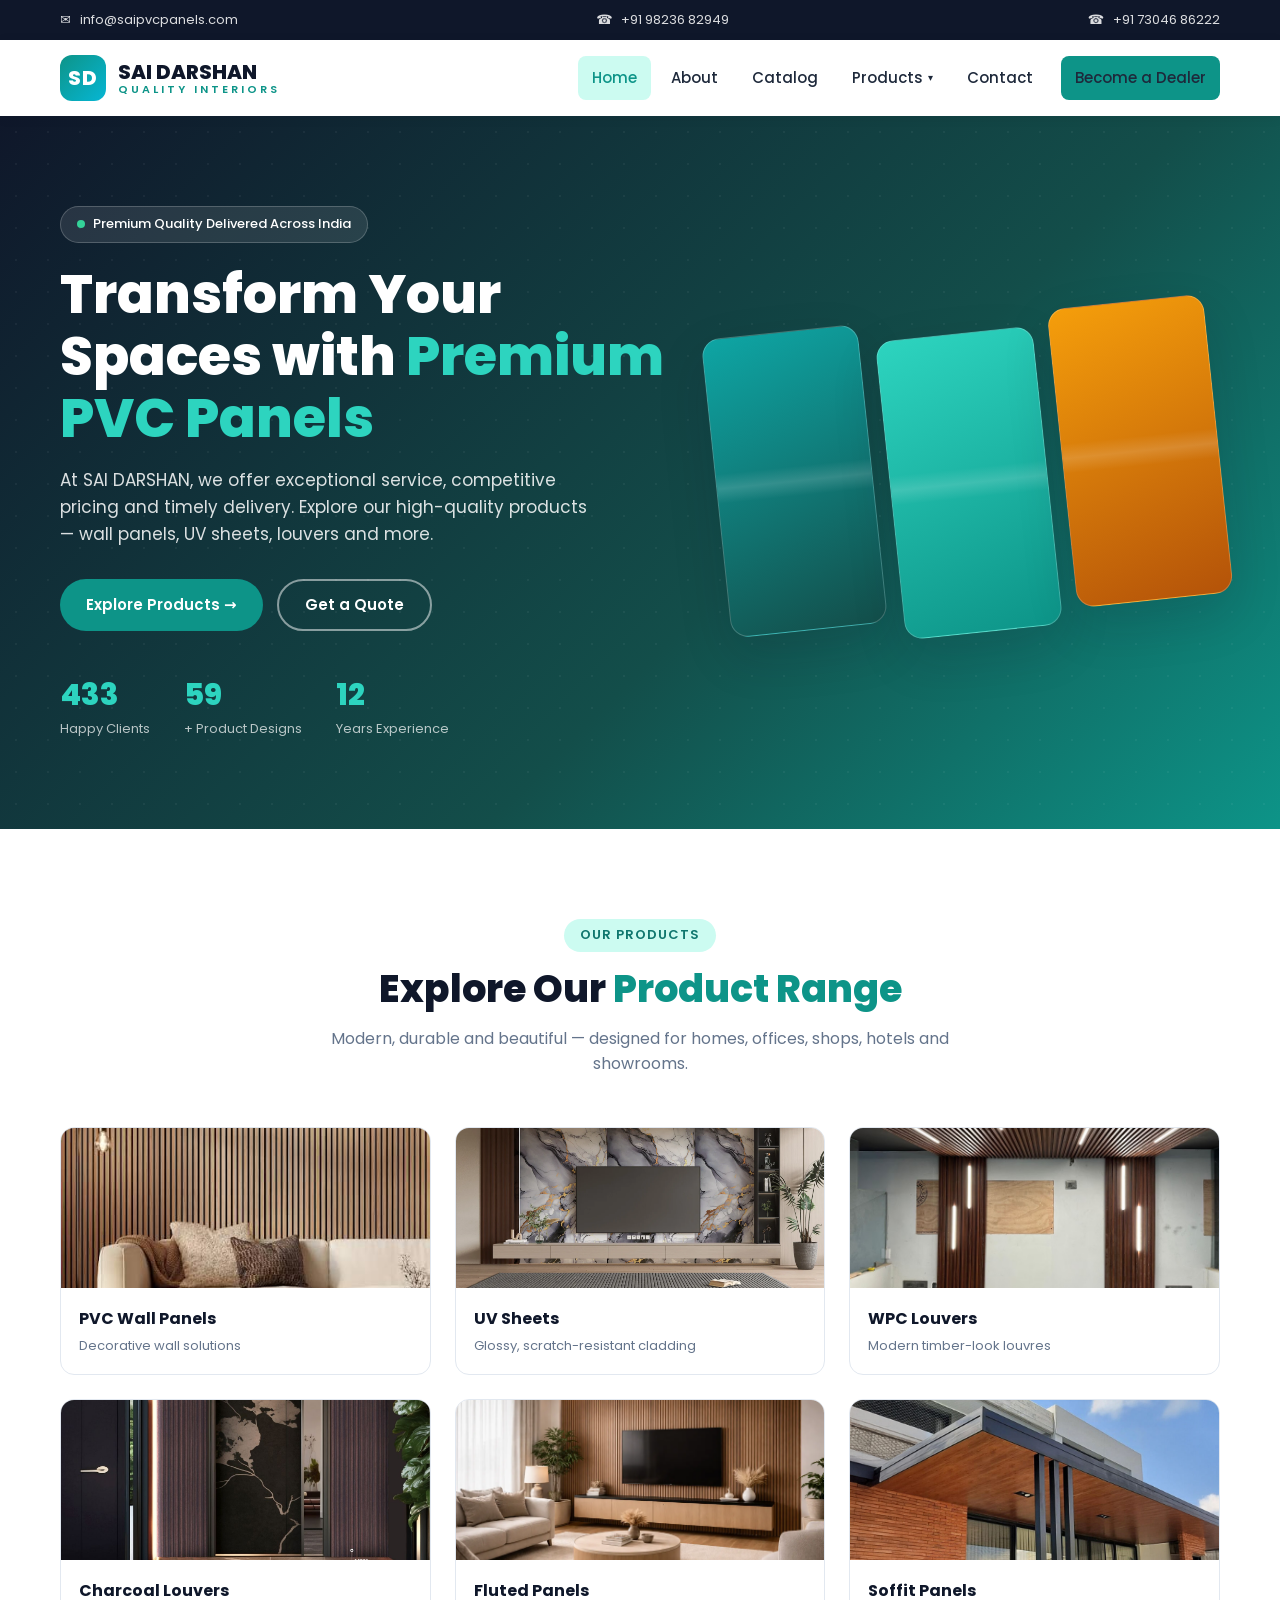
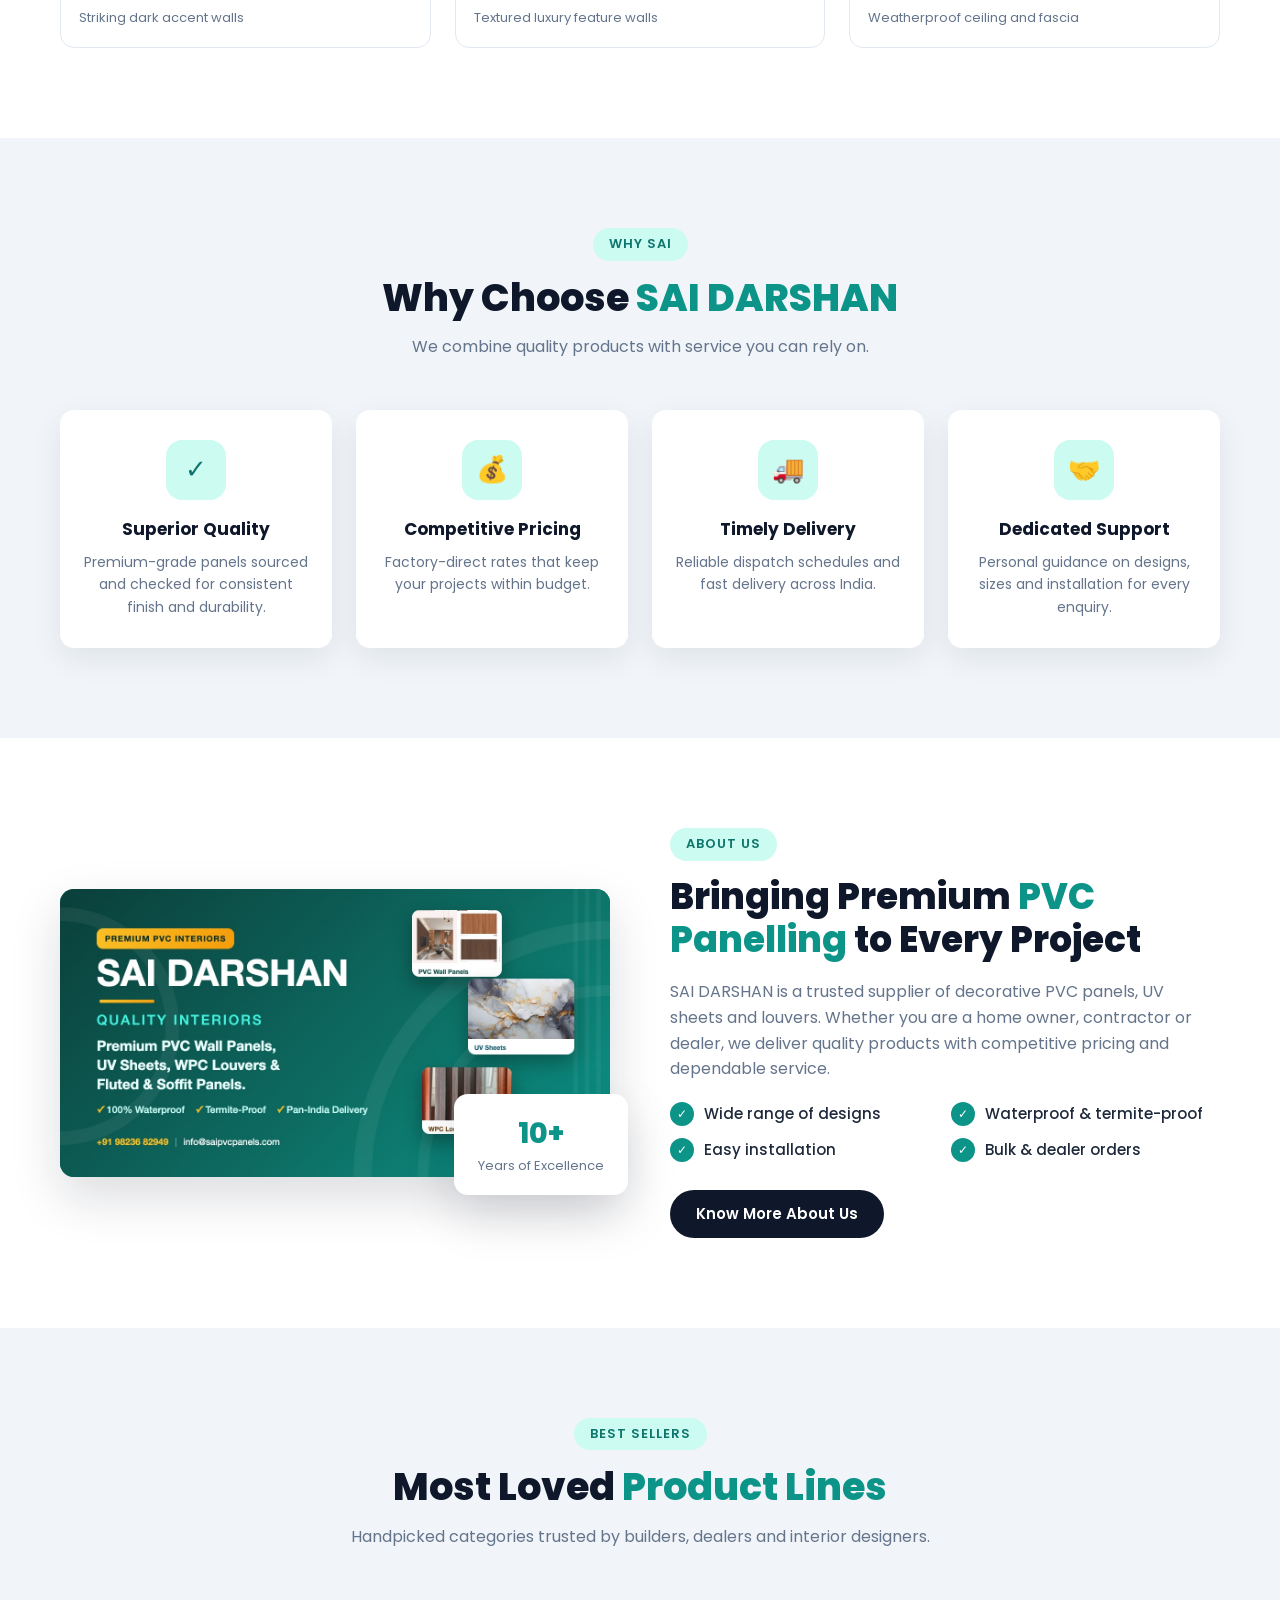
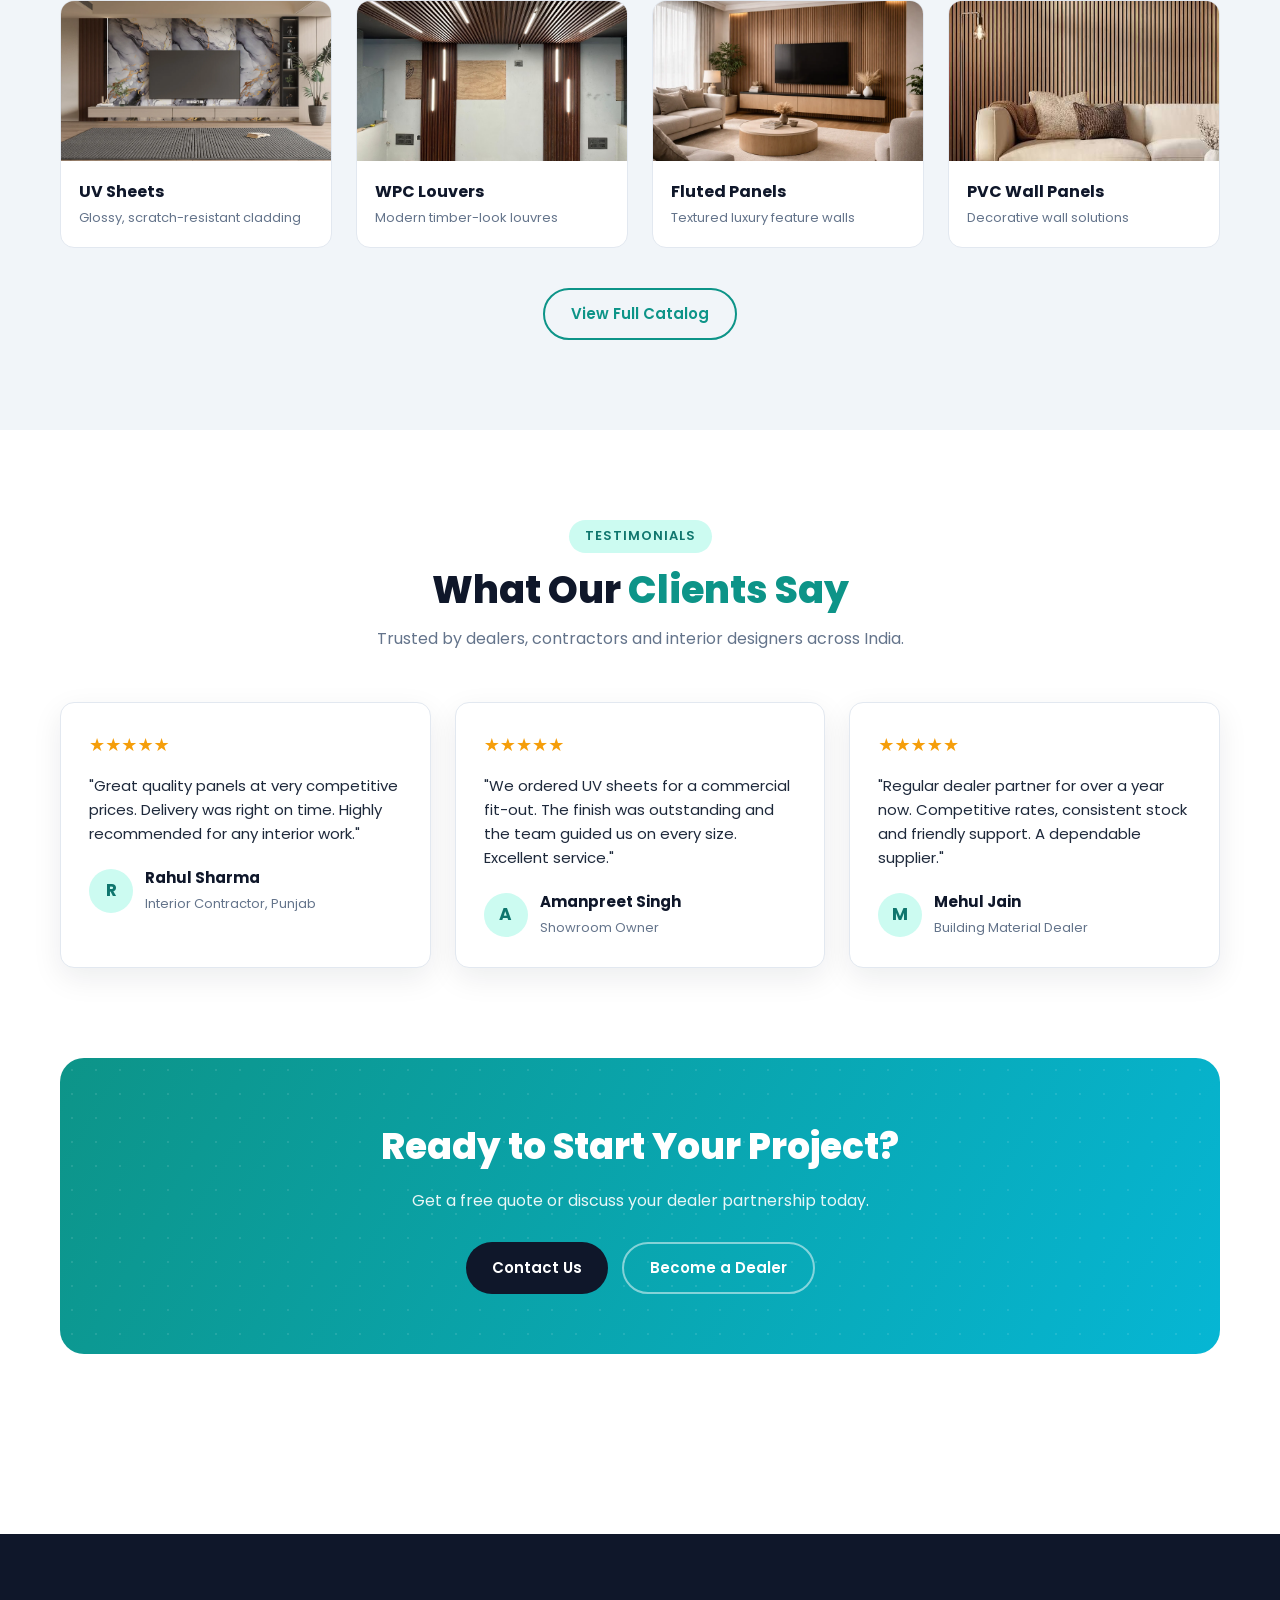
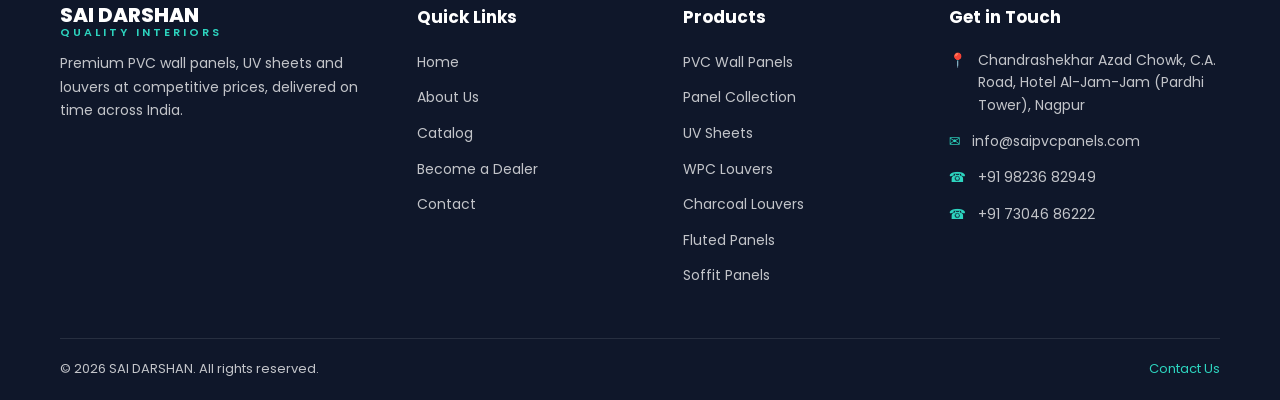
<file: index.html>
<!DOCTYPE html>
<html lang="en">
<head>
  <meta charset="UTF-8" />
  <meta name="viewport" content="width=device-width, initial-scale=1.0" />
  <title>SAI DARSHAN | Premium PVC Wall Panels, UV Sheets &amp; Louvers</title>
  <meta name="description" content="SAI DARSHAN offers premium PVC wall panels, UV sheets, WPC louvers, fluted panels and soffit panels. Quality, competitive pricing and timely delivery across India." />
  <link rel="preconnect" href="https://fonts.googleapis.com" />
  <link rel="preconnect" href="https://fonts.gstatic.com" crossorigin />
  <link href="https://fonts.googleapis.com/css2?family=Poppins:wght@400;500;600;700;800&display=swap" rel="stylesheet" />
  <link rel="stylesheet" href="css/style.css" />
  <link rel="icon" href="data:image/svg+xml,<svg xmlns='http://www.w3.org/2000/svg' viewBox='0 0 100 100'><rect rx='20' width='100' height='100' fill='%230d9488'/><text x='50' y='68' font-size='48' font-weight='bold' text-anchor='middle' fill='white' font-family='Arial'>SAI</text></svg>" />

  <meta property="og:title" content="SAI DARSHAN | Premium PVC Wall Panels, UV Sheets &amp; Louvers" />
  <meta property="og:description" content="Premium PVC wall panels, UV sheets, WPC louvers, fluted and soffit panels. Quality, competitive pricing and timely delivery across India." />
  <meta property="og:type" content="website" />
  <meta property="og:url" content="https://saipvcpanels.com/" />
  <meta property="og:image" content="https://saipvcpanels.com/assets/img/og-thumbnail.jpg" />
  <meta property="og:image:width" content="1200" />
  <meta property="og:image:height" content="630" />
  <meta property="og:site_name" content="SAI DARSHAN" />
  <meta name="twitter:card" content="summary_large_image" />
  <meta name="twitter:image" content="https://saipvcpanels.com/assets/img/og-thumbnail.jpg" />
</head>
<body>


<!-- fRONT PAGE OF TOP BAR REMOVED  -->
  <!-- ============ TOP BAR ============ -->
  <div class="topbar">
    <div class="container">
      <span>&#9993;&nbsp; <a href="mailto:info@saipvcpanels.com">info@saipvcpanels.com</a></span>
      <span>&#9742;&nbsp; <a href="tel:+919823682949">+91 98236 82949</a></span>
      <span>&#9742;&nbsp; <a href="tel:+917304686222">+91 73046 86222</a></span>

      <!-- <div class="topbar-social">
        <a href="#" aria-label="Facebook">Facebook</a>
        <a href="#" aria-label="Instagram">Instagram</a>
        <a href="#" aria-label="YouTube">YouTube</a>
      </div> -->
    </div>
  </div>

  <!-- ============ HEADER ============ -->
  <header class="site-header">
    <div class="container">
      <a href="index.html" class="brand">
        <div class="brand-logo">SD</div>
        <div class="brand-name">SAI DARSHAN<span>Quality Interiors</span></div>
      </a>

      <nav aria-label="Main navigation">
        <ul class="nav-menu">
          <li class="active"><a href="index.html">Home</a></li>
          <li><a href="about.html">About</a></li>
          <li><a href="catalog.html">Catalog</a></li>
          <li class="has-subnav">
            <a href="catalog.html">Products <span class="dropdown-arrow">&#9662;</span></a>
            <ul class="dropdown">
<li><a href="products/pvc-wall-panels.html">PVC Wall Panels</a></li>
              <li><a href="products/pvc-collection.html">Panel Collection</a></li>
              <li><a href="products/uv-sheets.html">UV Sheets</a></li>
              <li><a href="products/wpc-louvers.html">WPC Louvers</a></li>
              <li><a href="products/charcoal-louvers.html">Charcoal Louvers</a></li>
              <li><a href="products/fluted-panels.html">Fluted Panels</a></li>
              <li><a href="products/soffit-panels.html">Soffit Panels</a></li>
            </ul>
          </li>
          <li><a href="contact.html">Contact</a></li>
          <li><a href="become-dealer.html" class="btn btn-primary nav-cta">Become a Dealer</a></li>
        </ul>
      </nav>

      <button class="hamburger" aria-label="Open menu">
        <span></span><span></span><span></span>
      </button>
    </div>
  </header>

  <!-- ============ HERO ============ -->
  <section class="hero">
    <div class="container">
      <div class="hero-content">
        <div class="hero-badge"><span class="dot"></span> Premium Quality Delivered Across India</div>
        <h1>Transform Your Spaces with <em>Premium PVC Panels</em></h1>
        <p>At SAI DARSHAN, we offer exceptional service, competitive pricing and timely delivery. Explore our high-quality products — wall panels, UV sheets, louvers and more.</p>
        <div class="hero-cta">
          <a href="catalog.html" class="btn btn-primary">Explore Products &rarr;</a>
          <a href="contact.html" class="btn btn-outline-light">Get a Quote</a>
        </div>
        <div class="hero-stats">
          <div class="stat"><h3 data-count="500">0</h3><p>Happy Clients</p></div>
          <div class="stat"><h3 data-count="50">0</h3><p>+ Product Designs</p></div>
          <div class="stat"><h3 data-count="10">0</h3><p>Years Experience</p></div>
        </div>
      </div>
      <div class="hero-visual">
        <div class="hero-panel-stack">
          <div class="hero-panel"></div>
          <div class="hero-panel"></div>
          <div class="hero-panel"></div>
        </div>
      </div>
    </div>
  </section>

  <!-- ============ CATEGORIES ============ -->
  <section class="section">
    <div class="container">
      <div class="section-head">
        <span class="section-tag">Our Products</span>
        <h2>Explore Our <span>Product Range</span></h2>
        <p>Modern, durable and beautiful — designed for homes, offices, shops, hotels and showrooms.</p>
      </div>

      <div class="category-grid">
        <a href="products/pvc-collection.html" class="product-card">
          <div class="thumb th-1" style="overflow:hidden;"><img src="../assets/img/panels/pvc/image.png" alt="PVC Wall Panels collection" style="width:100%; height:100%; object-fit:cover;" /></div>
          <div class="card-body"><h3>PVC Wall Panels</h3><p>Decorative wall solutions</p></div>
        </a>
        <a href="products/uv-sheets.html" class="product-card">
          <div class="thumb th-2" style="overflow:hidden;"><img src="assets/img/panels/uv/image.png" alt="UV Sheets collection" style="width:100%; height:100%; object-fit:cover;" /></div>
          <div class="card-body"><h3>UV Sheets</h3><p>Glossy, scratch-resistant cladding</p></div>
        </a>
        <a href="products/wpc-louvers.html" class="product-card">
          <div class="thumb th-3" style="overflow:hidden;"><img src="assets/img/panels/wpc/image.png" alt="WPC Louvers collection" style="width:100%; height:100%; object-fit:cover;" /></div>
          <div class="card-body"><h3>WPC Louvers</h3><p>Modern timber-look louvres</p></div>
        </a>
        <a href="products/charcoal-louvers.html" class="product-card">
          <div class="thumb th-4" style="overflow:hidden;"><img src="assets/img/panels/charcoal/image.png" alt="Charcoal Louvers collection" style="width:100%; height:100%; object-fit:cover;" /></div>
          <div class="card-body"><h3>Charcoal Louvers</h3><p>Striking dark accent walls</p></div>
        </a>
        <a href="products/fluted-panels.html" class="product-card">
          <div class="thumb th-5" style="overflow:hidden;"><img src="assets/img/panels/fluted/image.png" alt="Fluted Panels collection" style="width:100%; height:100%; object-fit:cover;" /></div>
          <div class="card-body"><h3>Fluted Panels</h3><p>Textured luxury feature walls</p></div>
        </a>
        <a href="products/soffit-panels.html" class="product-card">
          <div class="thumb th-6" style="overflow:hidden;"><img src="assets/img/panels/soffit/image.png" alt="Soffit Panels collection" style="width:100%; height:100%; object-fit:cover;" /></div>
          <div class="card-body"><h3>Soffit Panels</h3><p>Weatherproof ceiling and fascia</p></div>
        </a>
      </div>
    </div>
  </section>

  <!-- ============ WHY CHOOSE US ============ -->
  <section class="section features">
    <div class="container">
      <div class="section-head">
        <span class="section-tag">Why SAI</span>
        <h2>Why Choose <span>SAI DARSHAN</span></h2>
        <p>We combine quality products with service you can rely on.</p>
      </div>
      <div class="feature-grid">
        <div class="feature-card">
          <div class="feature-icon">&#10003;</div>
          <h4>Superior Quality</h4>
          <p>Premium-grade panels sourced and checked for consistent finish and durability.</p>
        </div>
        <div class="feature-card">
          <div class="feature-icon">&#128176;</div>
          <h4>Competitive Pricing</h4>
          <p>Factory-direct rates that keep your projects within budget.</p>
        </div>
        <div class="feature-card">
          <div class="feature-icon">&#128666;</div>
          <h4>Timely Delivery</h4>
          <p>Reliable dispatch schedules and fast delivery across India.</p>
        </div>
        <div class="feature-card">
          <div class="feature-icon">&#129309;</div>
          <h4>Dedicated Support</h4>
          <p>Personal guidance on designs, sizes and installation for every enquiry.</p>
        </div>
      </div>
    </div>
  </section>

  <!-- ============ ABOUT PREVIEW ============ -->
  <section class="section">
    <div class="container">
      <div class="about-grid">
        <div class="about-media">
          <div class="main-image" style="overflow:hidden;"><img src="assets/img/og-thumbnail.jpg" alt="SAI DARSHAN quality interiors showcase" style="width:100%; height:100%; object-fit:cover;" /></div>
          <div class="floating-card">
            <h3>10+</h3>
            <p>Years of Excellence</p>
          </div>
        </div>
        <div class="about-text">
          <span class="section-tag">About Us</span>
          <h2>Bringing Premium <span>PVC Panelling</span> to Every Project</h2>
          <p>SAI DARSHAN is a trusted supplier of decorative PVC panels, UV sheets and louvers. Whether you are a home owner, contractor or dealer, we deliver quality products with competitive pricing and dependable service.</p>
          <ul class="about-points">
            <li><span class="check">&#10003;</span> Wide range of designs</li>
            <li><span class="check">&#10003;</span> Waterproof &amp; termite-proof</li>
            <li><span class="check">&#10003;</span> Easy installation</li>
            <li><span class="check">&#10003;</span> Bulk &amp; dealer orders</li>
          </ul>
          <a href="about.html" class="btn btn-dark">Know More About Us</a>
        </div>
      </div>
    </div>
  </section>

  <!-- ============ PRODUCTS PREVIEW ============ -->
  <section class="section" style="background: var(--gray-light);">
    <div class="container">
      <div class="section-head">
        <span class="section-tag">Best Sellers</span>
        <h2>Most Loved <span>Product Lines</span></h2>
        <p>Handpicked categories trusted by builders, dealers and interior designers.</p>
      </div>
      <div class="product-grid">
        <a href="products/uv-sheets.html" class="product-card">
          <div class="thumb th-2" style="overflow:hidden;">
            <img src="assets/img/panels/uv/image.png" alt="UV Sheets collection" style="width:100%; height:100%; object-fit:cover;">
        </div>
          <div class="card-body"><h3>UV Sheets</h3><p>Glossy, scratch-resistant cladding</p></div>
        </a>
        <a href="products/wpc-louvers.html" class="product-card">
          <div class="thumb th-3" style="overflow:hidden;">
            <img src="assets/img/panels/wpc/image.png" alt="WPC Louvers collection" style="width:100%; height:100%; object-fit:cover;">
        </div>
          <div class="card-body"><h3>WPC Louvers</h3><p>Modern timber-look louvres</p></div>
        </a>
        <a href="products/fluted-panels.html" class="product-card">
          <div class="thumb th-5" style="overflow:hidden;">
            <img src="assets/img/panels/fluted/image.png" alt="Fluted Panels collection" style="width:100%; height:100%; object-fit:cover;">
        </div>
          <div class="card-body"><h3>Fluted Panels</h3><p>Textured luxury feature walls</p></div>
        </a>
        <a href="products/pvc-wall-panels.html" class="product-card">
          <div class="thumb th-1" style="overflow:hidden;"><img src="assets/img/panels/pvc/image.png" alt="PVC Wall Panels" style="width:100%; height:100%; object-fit:cover;" /></div>
          <div class="card-body"><h3>PVC Wall Panels</h3><p>Decorative wall solutions</p></div>
        </a>
      </div>
      <div style="text-align:center; margin-top: 40px;">
        <a href="catalog.html" class="btn btn-outline">View Full Catalog</a>
      </div>
    </div>
  </section>

  <!-- ============ TESTIMONIALS ============ -->
  <section class="section">
    <div class="container">
      <div class="section-head">
        <span class="section-tag">Testimonials</span>
        <h2>What Our <span>Clients Say</span></h2>
        <p>Trusted by dealers, contractors and interior designers across India.</p>
      </div>
      <div class="testimonial-grid">
        <div class="testimonial">
          <div class="stars">&#9733;&#9733;&#9733;&#9733;&#9733;</div>
          <p>"Great quality panels at very competitive prices. Delivery was right on time. Highly recommended for any interior work."</p>
          <div class="author"><div class="avatar">R</div><div><h5>Rahul Sharma</h5><span>Interior Contractor, Punjab</span></div></div>
        </div>
        <div class="testimonial">
          <div class="stars">&#9733;&#9733;&#9733;&#9733;&#9733;</div>
          <p>"We ordered UV sheets for a commercial fit-out. The finish was outstanding and the team guided us on every size. Excellent service."</p>
          <div class="author"><div class="avatar">A</div><div><h5>Amanpreet Singh</h5><span>Showroom Owner</span></div></div>
        </div>
        <div class="testimonial">
          <div class="stars">&#9733;&#9733;&#9733;&#9733;&#9733;</div>
          <p>"Regular dealer partner for over a year now. Competitive rates, consistent stock and friendly support. A dependable supplier."</p>
          <div class="author"><div class="avatar">M</div><div><h5>Mehul Jain</h5><span>Building Material Dealer</span></div></div>
        </div>
      </div>
    </div>
  </section>

  <!-- ============ CTA ============ -->
  <section class="section" style="padding-top: 0;">
    <div class="container">
      <div class="cta-band">
        <h2>Ready to Start Your Project?</h2>
        <p>Get a free quote or discuss your dealer partnership today.</p>
        <div style="display:flex; gap:14px; justify-content:center; flex-wrap:wrap;">
          <a href="contact.html" class="btn btn-dark">Contact Us</a>
          <a href="become-dealer.html" class="btn btn-outline-light">Become a Dealer</a>
        </div>
      </div>
    </div>
  </section>

  <!-- ============ FOOTER ============ -->
  <footer class="site-footer">
    <div class="container">
      <div class="footer-grid">
        <div class="footer-brand">
          <a href="index.html" class="brand-name">SAI DARSHAN<span>Quality Interiors</span></a>
          <p>Premium PVC wall panels, UV sheets and louvers at competitive prices, delivered on time across India.</p>
          
         <!-- REMOVE SOCIAL MEDIA HANDLE FROM FOOTER -->
          <!-- <div class="footer-social">
            <a href="#" aria-label="Facebook">F</a>
            <a href="#" aria-label="Instagram">I</a>
            <a href="#" aria-label="YouTube">Y</a>
          </div> -->
        </div>
        <div>
          <h4>Quick Links</h4>
          <ul class="footer-links">
            <li><a href="index.html">Home</a></li>
            <li><a href="about.html">About Us</a></li>
            <li><a href="catalog.html">Catalog</a></li>
            <li><a href="become-dealer.html">Become a Dealer</a></li>
            <li><a href="contact.html">Contact</a></li>
          </ul>
        </div>
        <div>
          <h4>Products</h4>
          <ul class="footer-links">
            <li><a href="products/pvc-wall-panels.html">PVC Wall Panels</a></li>
            <li><a href="products/pvc-collection.html">Panel Collection</a></li>
            <li><a href="products/uv-sheets.html">UV Sheets</a></li>
            <li><a href="products/wpc-louvers.html">WPC Louvers</a></li>
            <li><a href="products/charcoal-louvers.html">Charcoal Louvers</a></li>
            <li><a href="products/fluted-panels.html">Fluted Panels</a></li>
            <li><a href="products/soffit-panels.html">Soffit Panels</a></li>
          </ul>
        </div>
        <div>
          <h4>Get in Touch</h4>
          <ul class="footer-contact">
            <li><span class="icon">&#128205;</span><p>Chandrashekhar Azad Chowk, C.A. Road, Hotel Al-Jam-Jam (Pardhi Tower), Nagpur</p></li>
            <li><span class="icon">&#9993;</span><a href="mailto:info@saipvcpanels.com">info@saipvcpanels.com</a></li>
            <li><span class="icon">&#9742;</span><a href="tel:+919823682949">+91 98236 82949</a></li>
            <li><span class="icon">&#9742;</span><a href="tel:+917304686222">+91 73046 86222</a></li>
        </ul>
        </div>
      </div>
      <div class="footer-bottom">
        <p>&copy; <span id="year"></span> SAI DARSHAN. All rights reserved.</p>
        <p><a href="contact.html">Contact Us</a></p>
      </div>
    </div>
  </footer>

  <script src="js/main.js"></script>
</body>
</html>
</file>
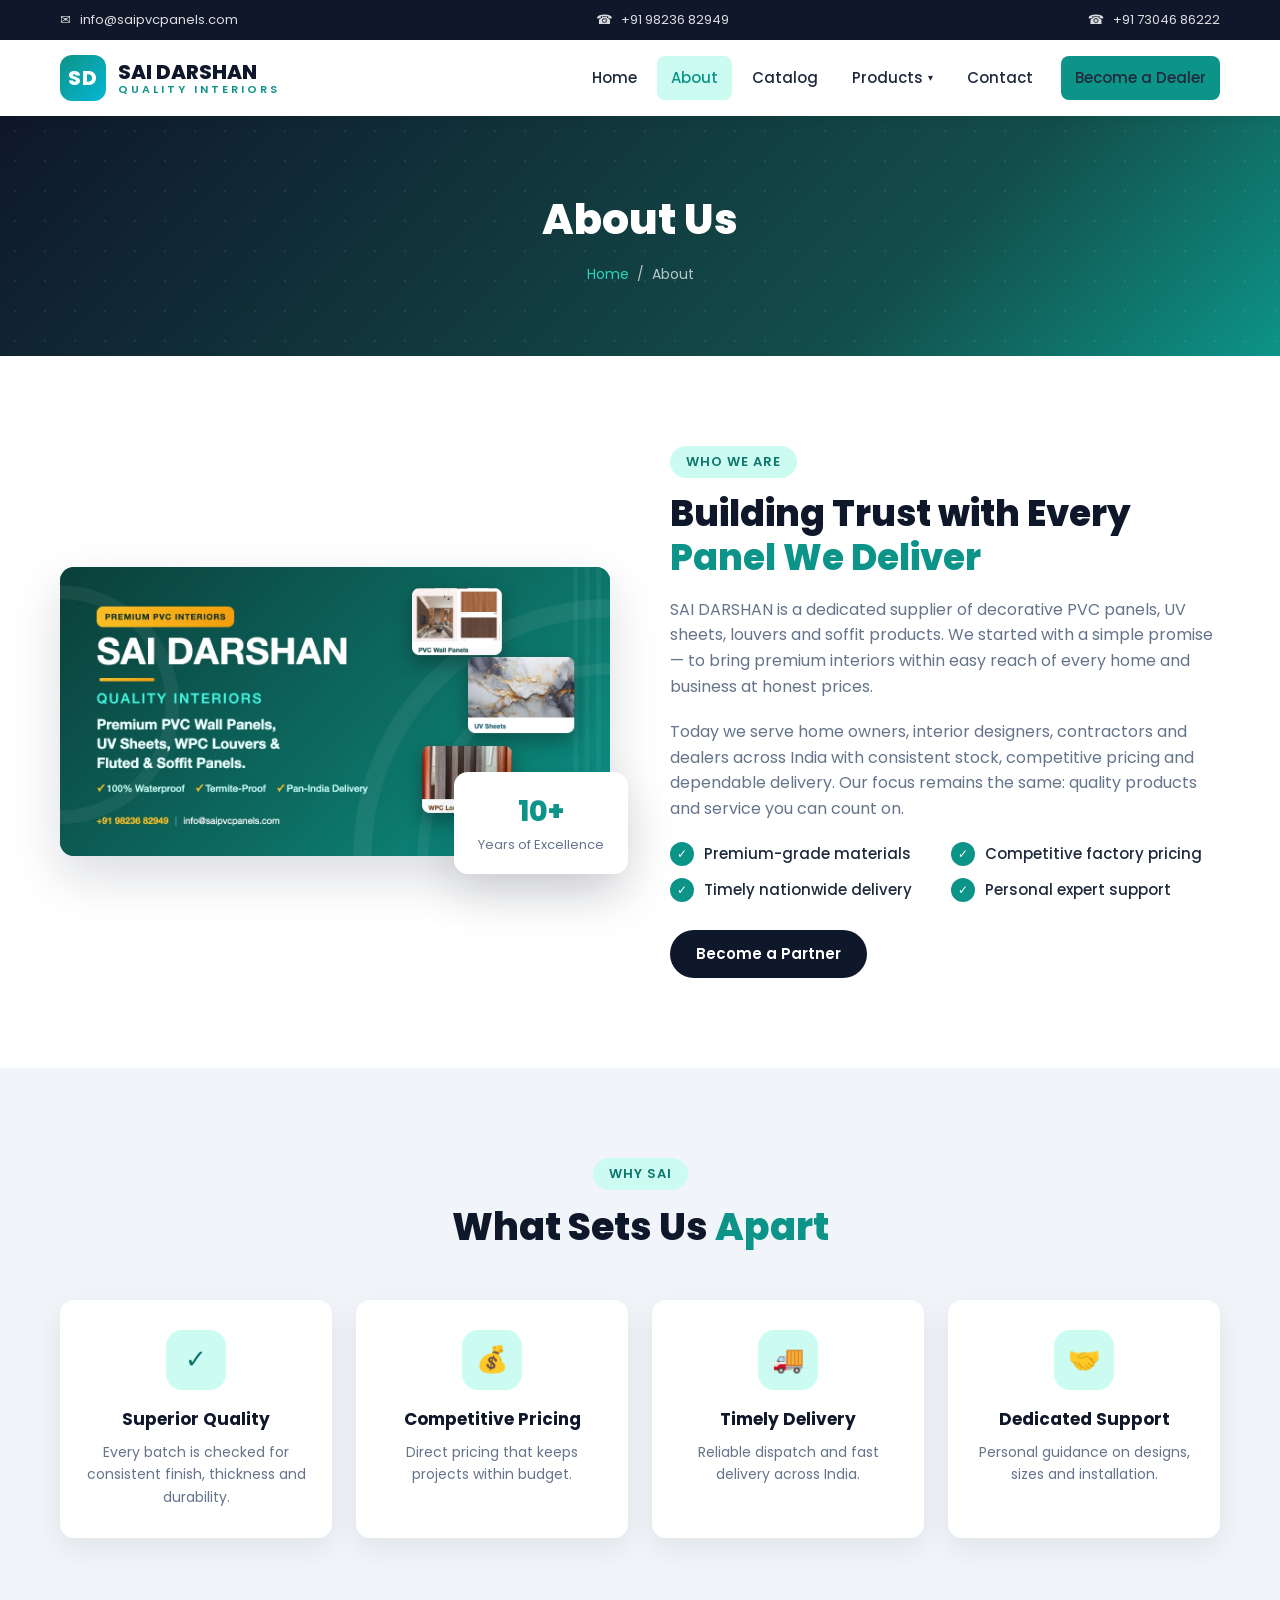
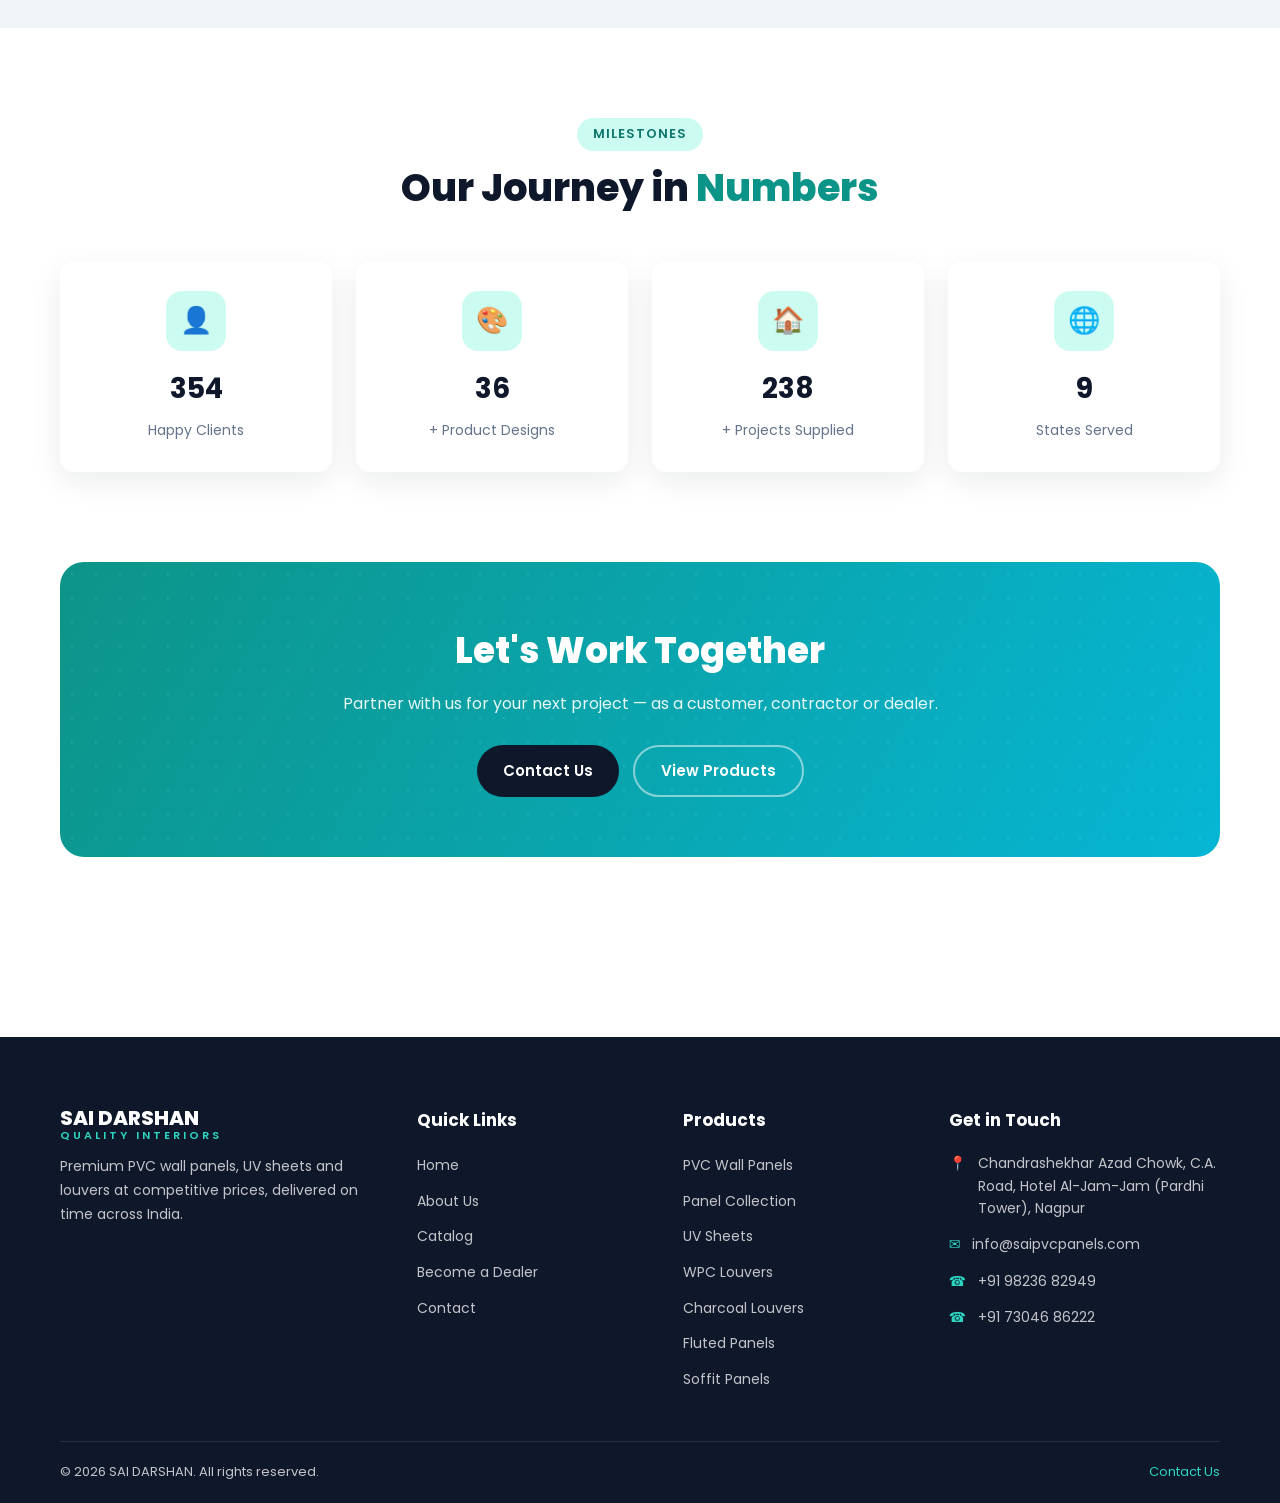
<file: about.html>
<!DOCTYPE html>
<html lang="en">
<head>
  <meta charset="UTF-8" />
  <meta name="viewport" content="width=device-width, initial-scale=1.0" />
  <title>About Us | SAI DARSHAN</title>
  <meta name="description" content="Learn about SAI DARSHAN — a trusted supplier of premium PVC wall panels, UV sheets, louvers and soffit panels." />
  <link rel="preconnect" href="https://fonts.googleapis.com" />
  <link rel="preconnect" href="https://fonts.gstatic.com" crossorigin />
  <link href="https://fonts.googleapis.com/css2?family=Poppins:wght@400;500;600;700;800&display=swap" rel="stylesheet" />
  <link rel="stylesheet" href="css/style.css" />
  <link rel="icon" href="data:image/svg+xml,<svg xmlns='http://www.w3.org/2000/svg' viewBox='0 0 100 100'><rect rx='20' width='100' height='100' fill='%230d9488'/><text x='50' y='68' font-size='48' font-weight='bold' text-anchor='middle' fill='white' font-family='Arial'>SAI</text></svg>" />

  <meta property="og:title" content="About Us | SAI DARSHAN" />
  <meta property="og:description" content="Premium PVC wall panels, UV sheets, WPC louvers, fluted and soffit panels. Quality, competitive pricing and timely delivery across India." />
  <meta property="og:type" content="website" />
  <meta property="og:url" content="https://saipvcpanels.com/" />
  <meta property="og:image" content="https://saipvcpanels.com/assets/img/og-thumbnail.jpg" />
  <meta property="og:image:width" content="1200" />
  <meta property="og:image:height" content="630" />
  <meta property="og:site_name" content="SAI DARSHAN" />
  <meta name="twitter:card" content="summary_large_image" />
  <meta name="twitter:image" content="https://saipvcpanels.com/assets/img/og-thumbnail.jpg" />
</head>
<body>

  <div class="topbar">
    <div class="container">
      <span>&#9993;&nbsp; <a href="mailto:info@saipvcpanels.com">info@saipvcpanels.com</a></span>
      <span>&#9742;&nbsp; <a href="tel:+919823682949">+91 98236 82949</a></span>
      <span>&#9742;&nbsp; <a href="tel:+917304686222">+91 73046 86222</a></span>
      
      <!-- <div class="topbar-social">
        <a href="#" aria-label="Facebook">Facebook</a>
        <a href="#" aria-label="Instagram">Instagram</a>
        <a href="#" aria-label="YouTube">YouTube</a>
      </div> -->
    </div>
  </div>

  <header class="site-header">
    <div class="container">
      <a href="index.html" class="brand">
        <div class="brand-logo">SD</div>
        <div class="brand-name">SAI DARSHAN<span>Quality Interiors</span></div>
      </a>
      <nav aria-label="Main navigation">
        <ul class="nav-menu">
          <li><a href="index.html">Home</a></li>
          <li class="active"><a href="about.html">About</a></li>
          <li><a href="catalog.html">Catalog</a></li>
          <li class="has-subnav">
            <a href="catalog.html">Products <span class="dropdown-arrow">&#9662;</span></a>
            <ul class="dropdown">
<li><a href="products/pvc-wall-panels.html">PVC Wall Panels</a></li>
              <li><a href="products/pvc-collection.html">Panel Collection</a></li>
              <li><a href="products/uv-sheets.html">UV Sheets</a></li>
              <li><a href="products/wpc-louvers.html">WPC Louvers</a></li>
              <li><a href="products/charcoal-louvers.html">Charcoal Louvers</a></li>
              <li><a href="products/fluted-panels.html">Fluted Panels</a></li>
              <li><a href="products/soffit-panels.html">Soffit Panels</a></li>
            </ul>
          </li>
          <li><a href="contact.html">Contact</a></li>
          <li><a href="become-dealer.html" class="btn btn-primary nav-cta">Become a Dealer</a></li>
        </ul>
      </nav>
      <button class="hamburger" aria-label="Open menu"><span></span><span></span><span></span></button>
    </div>
  </header>

  <section class="page-banner">
    <h1>About Us</h1>
    <div class="breadcrumb"><a href="index.html">Home</a> &nbsp;/&nbsp; About</div>
  </section>

  <section class="section">
    <div class="container">
      <div class="about-grid">
        <div class="about-media">
          <div class="main-image" style="overflow:hidden;"><img src="assets/img/og-thumbnail.jpg" alt="SAI DARSHAN quality interiors showcase" style="width:100%; height:100%; object-fit:cover;" /></div>
          <div class="floating-card">
            <h3>10+</h3>
            <p>Years of Excellence</p>
          </div>
        </div>
        <div class="about-text">
          <span class="section-tag">Who We Are</span>
          <h2>Building Trust with Every <span>Panel We Deliver</span></h2>
          <p>SAI DARSHAN is a dedicated supplier of decorative PVC panels, UV sheets, louvers and soffit products. We started with a simple promise — to bring premium interiors within easy reach of every home and business at honest prices.</p>
          <p>Today we serve home owners, interior designers, contractors and dealers across India with consistent stock, competitive pricing and dependable delivery. Our focus remains the same: quality products and service you can count on.</p>
          <ul class="about-points">
            <li><span class="check">&#10003;</span> Premium-grade materials</li>
            <li><span class="check">&#10003;</span> Competitive factory pricing</li>
            <li><span class="check">&#10003;</span> Timely nationwide delivery</li>
            <li><span class="check">&#10003;</span> Personal expert support</li>
          </ul>
          <a href="become-dealer.html" class="btn btn-dark">Become a Partner</a>
        </div>
      </div>
    </div>
  </section>

  <section class="section features">
    <div class="container">
      <div class="section-head">
        <span class="section-tag">Why SAI</span>
        <h2>What Sets Us <span>Apart</span></h2>
      </div>
      <div class="feature-grid">
        <div class="feature-card"><div class="feature-icon">&#10003;</div><h4>Superior Quality</h4><p>Every batch is checked for consistent finish, thickness and durability.</p></div>
        <div class="feature-card"><div class="feature-icon">&#128176;</div><h4>Competitive Pricing</h4><p>Direct pricing that keeps projects within budget.</p></div>
        <div class="feature-card"><div class="feature-icon">&#128666;</div><h4>Timely Delivery</h4><p>Reliable dispatch and fast delivery across India.</p></div>
        <div class="feature-card"><div class="feature-icon">&#129309;</div><h4>Dedicated Support</h4><p>Personal guidance on designs, sizes and installation.</p></div>
      </div>
    </div>
  </section>

  <section class="section">
    <div class="container">
      <div class="section-head">
        <span class="section-tag">Milestones</span>
        <h2>Our Journey in <span>Numbers</span></h2>
      </div>
      <div class="category-grid" style="grid-template-columns: repeat(4, 1fr);">
        <div class="feature-card"><div class="feature-icon">&#128100;</div><h4 data-count="500" style="font-size:28px;">0</h4><p>Happy Clients</p></div>
        <div class="feature-card"><div class="feature-icon">&#127912;</div><h4 data-count="50" style="font-size:28px;">0</h4><p>+ Product Designs</p></div>
        <div class="feature-card"><div class="feature-icon">&#127968;</div><h4 data-count="300" style="font-size:28px;">0</h4><p>+ Projects Supplied</p></div>
        <div class="feature-card"><div class="feature-icon">&#127760;</div><h4 data-count="10" style="font-size:28px;">0</h4><p>States Served</p></div>
      </div>
    </div>
  </section>

  <section class="section" style="padding-top: 0;">
    <div class="container">
      <div class="cta-band">
        <h2>Let's Work Together</h2>
        <p>Partner with us for your next project — as a customer, contractor or dealer.</p>
        <div style="display:flex; gap:14px; justify-content:center; flex-wrap:wrap;">
          <a href="contact.html" class="btn btn-dark">Contact Us</a>
          <a href="catalog.html" class="btn btn-outline-light">View Products</a>
        </div>
      </div>
    </div>
  </section>

  <footer class="site-footer">
    <div class="container">
      <div class="footer-grid">
        <div class="footer-brand">
          <a href="index.html" class="brand-name">SAI DARSHAN<span>Quality Interiors</span></a>
          <p>Premium PVC wall panels, UV sheets and louvers at competitive prices, delivered on time across India.</p>
         
         <!-- REMOVE SOCIAL MEDIA HANDLE FROM FOOTER -->
          <!-- <div class="footer-social">
            <a href="#" aria-label="Facebook">F</a>
            <a href="#" aria-label="Instagram">I</a>
            <a href="#" aria-label="YouTube">Y</a>
          </div> -->
        </div>
        <div>
          <h4>Quick Links</h4>
          <ul class="footer-links">
            <li><a href="index.html">Home</a></li>
            <li><a href="about.html">About Us</a></li>
            <li><a href="catalog.html">Catalog</a></li>
            <li><a href="become-dealer.html">Become a Dealer</a></li>
            <li><a href="contact.html">Contact</a></li>
          </ul>
        </div>
        <div>
          <h4>Products</h4>
          <ul class="footer-links">
            <li><a href="products/pvc-wall-panels.html">PVC Wall Panels</a></li>
            <li><a href="products/pvc-collection.html">Panel Collection</a></li>
            <li><a href="products/uv-sheets.html">UV Sheets</a></li>
            <li><a href="products/wpc-louvers.html">WPC Louvers</a></li>
            <li><a href="products/charcoal-louvers.html">Charcoal Louvers</a></li>
            <li><a href="products/fluted-panels.html">Fluted Panels</a></li>
            <li><a href="products/soffit-panels.html">Soffit Panels</a></li>
          </ul>
        </div>
        <div>
          <h4>Get in Touch</h4>
          <ul class="footer-contact">
            <li><span class="icon">&#128205;</span><p>Chandrashekhar Azad Chowk, C.A. Road, Hotel Al-Jam-Jam (Pardhi Tower), Nagpur</p></li>
            <li><span class="icon">&#9993;</span><a href="mailto:info@saipvcpanels.com">info@saipvcpanels.com</a></li>
            <li><span class="icon">&#9742;</span><a href="tel:+919823682949">+91 98236 82949</a></li>
            <li><span class="icon">&#9742;</span><a href="tel:+917304686222">+91 73046 86222</a></li>
            
          </ul>
        </div>
      </div>
      <div class="footer-bottom">
        <p>&copy; <span id="year"></span> SAI DARSHAN. All rights reserved.</p>
        <p><a href="contact.html">Contact Us</a></p>
      </div>
    </div>
  </footer>

  <script src="js/main.js"></script>
</body>
</html>
</file>
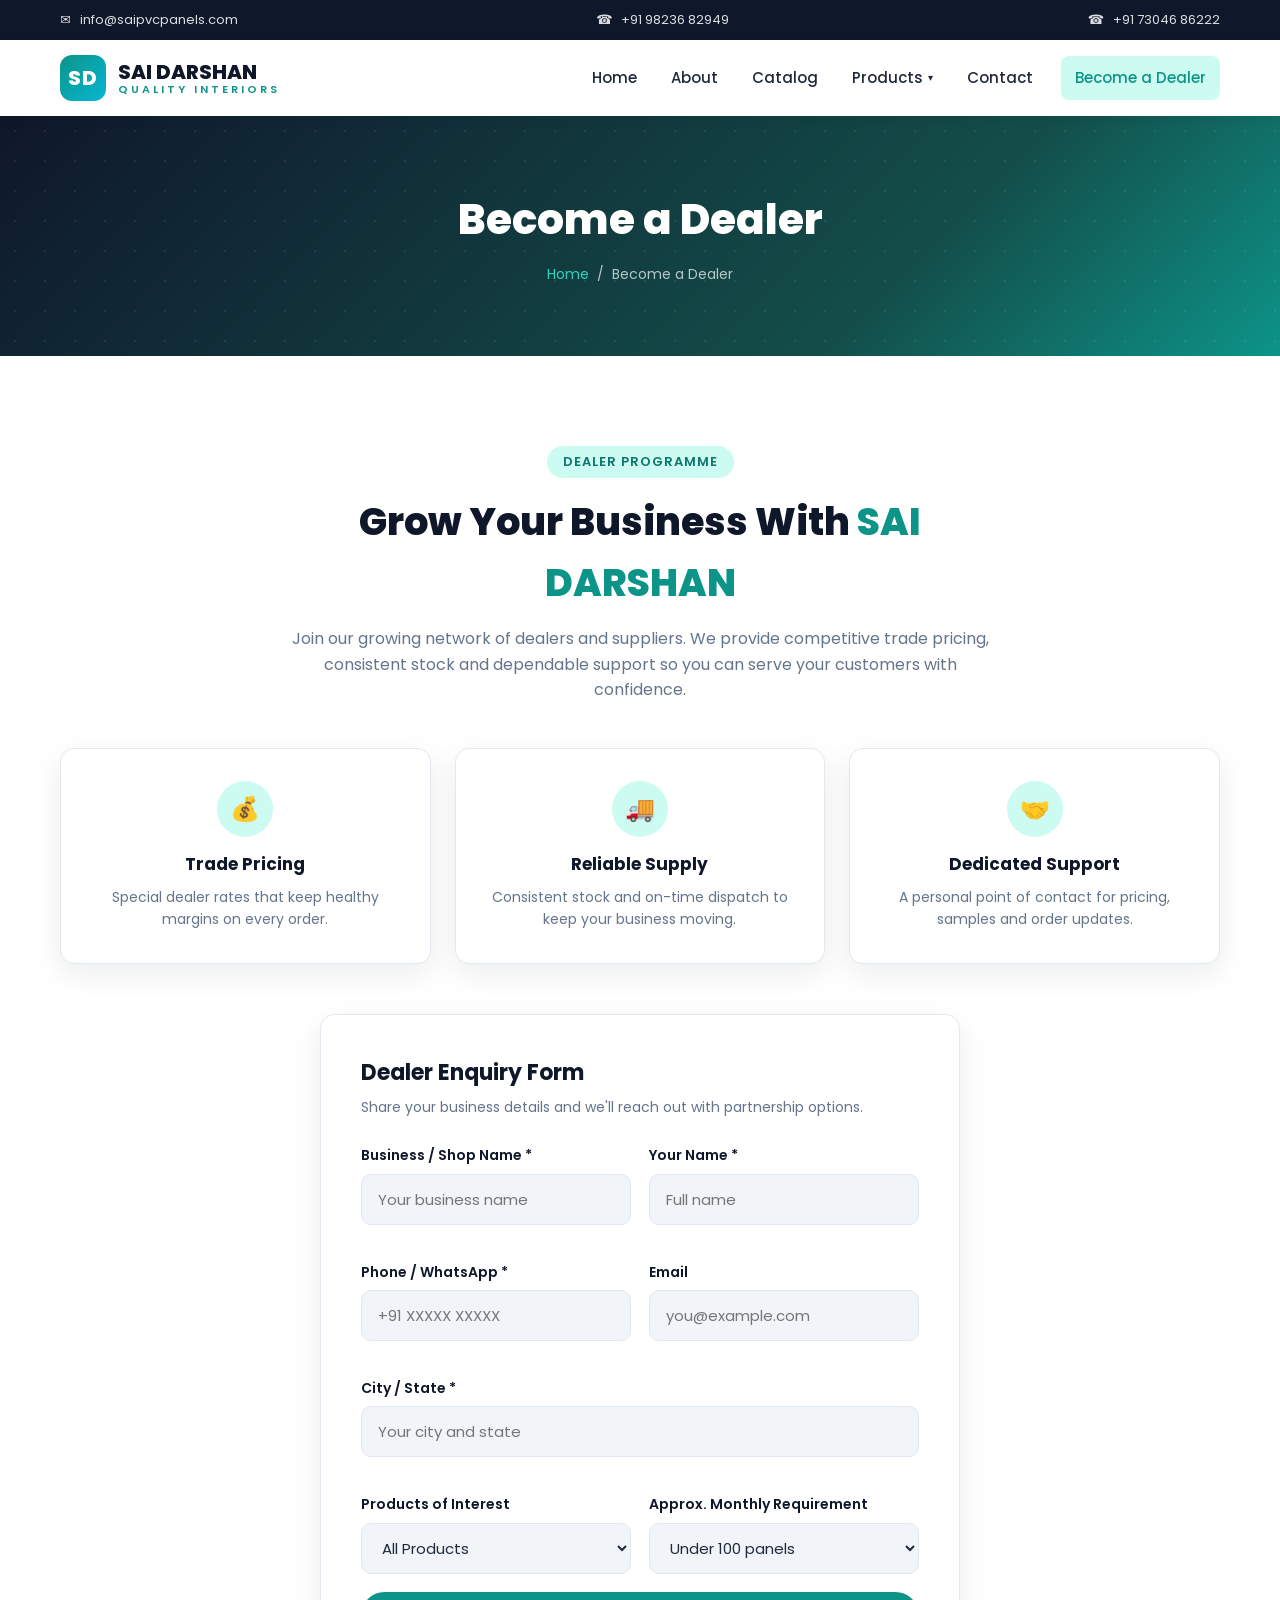
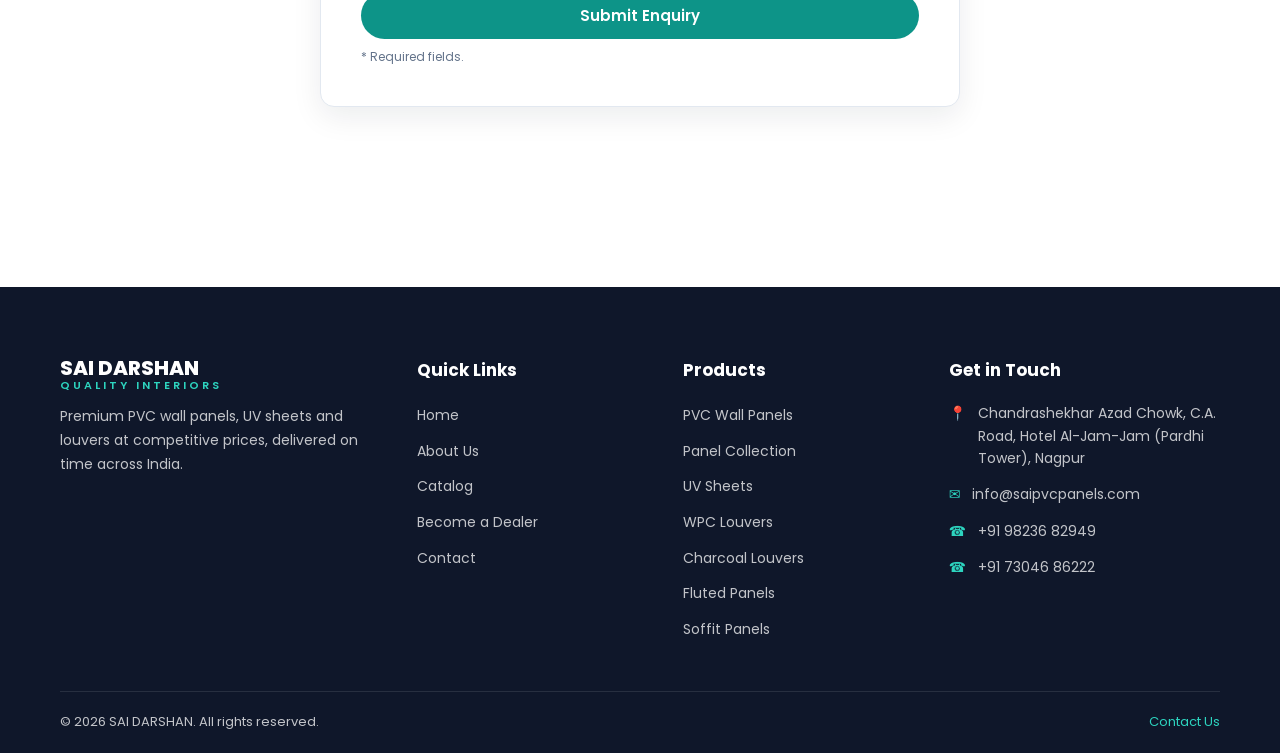
<file: become-dealer.html>
<!DOCTYPE html>
<html lang="en">
<head>
  <meta charset="UTF-8" />
  <meta name="viewport" content="width=device-width, initial-scale=1.0" />
  <title>Become a Dealer | SAI DARSHAN</title>
  <meta name="description" content="Partner with SAI DARSHAN as a dealer. Competitive trade pricing, reliable stock and support for your business." />
  <link rel="preconnect" href="https://fonts.googleapis.com" />
  <link rel="preconnect" href="https://fonts.gstatic.com" crossorigin />
  <link href="https://fonts.googleapis.com/css2?family=Poppins:wght@400;500;600;700;800&display=swap" rel="stylesheet" />
  <link rel="stylesheet" href="css/style.css" />
  <link rel="icon" href="data:image/svg+xml,<svg xmlns='http://www.w3.org/2000/svg' viewBox='0 0 100 100'><rect rx='20' width='100' height='100' fill='%230d9488'/><text x='50' y='68' font-size='48' font-weight='bold' text-anchor='middle' fill='white' font-family='Arial'>SAI</text></svg>" />

  <meta property="og:title" content="Become a Dealer | SAI DARSHAN" />
  <meta property="og:description" content="Premium PVC wall panels, UV sheets, WPC louvers, fluted and soffit panels. Quality, competitive pricing and timely delivery across India." />
  <meta property="og:type" content="website" />
  <meta property="og:url" content="https://saipvcpanels.com/" />
  <meta property="og:image" content="https://saipvcpanels.com/assets/img/og-thumbnail.jpg" />
  <meta property="og:image:width" content="1200" />
  <meta property="og:image:height" content="630" />
  <meta property="og:site_name" content="SAI DARSHAN" />
  <meta name="twitter:card" content="summary_large_image" />
  <meta name="twitter:image" content="https://saipvcpanels.com/assets/img/og-thumbnail.jpg" />
</head>
<body>

  <div class="topbar">
    <div class="container">
      <span>&#9993;&nbsp; <a href="mailto:info@saipvcpanels.com">info@saipvcpanels.com</a></span>
      <span>&#9742;&nbsp; <a href="tel:+919823682949">+91 98236 82949</a></span>
      <span>&#9742;&nbsp; <a href="tel:+917304686222">+91 73046 86222</a></span>
     
      <!-- <div class="topbar-social">
        <a href="#" aria-label="Facebook">Facebook</a>
        <a href="#" aria-label="Instagram">Instagram</a>
        <a href="#" aria-label="YouTube">YouTube</a>
      </div> -->
    </div>
  </div>

  <header class="site-header">
    <div class="container">
      <a href="index.html" class="brand">
        <div class="brand-logo">SD</div>
        <div class="brand-name">SAI DARSHAN<span>Quality Interiors</span></div>
      </a>
      <nav aria-label="Main navigation">
        <ul class="nav-menu">
          <li><a href="index.html">Home</a></li>
          <li><a href="about.html">About</a></li>
          <li><a href="catalog.html">Catalog</a></li>
          <li class="has-subnav">
            <a href="catalog.html">Products <span class="dropdown-arrow">&#9662;</span></a>
            <ul class="dropdown">
<li><a href="products/pvc-wall-panels.html">PVC Wall Panels</a></li>
              <li><a href="products/pvc-collection.html">Panel Collection</a></li>
              <li><a href="products/uv-sheets.html">UV Sheets</a></li>
              <li><a href="products/wpc-louvers.html">WPC Louvers</a></li>
              <li><a href="products/charcoal-louvers.html">Charcoal Louvers</a></li>
              <li><a href="products/fluted-panels.html">Fluted Panels</a></li>
              <li><a href="products/soffit-panels.html">Soffit Panels</a></li>
            </ul>
          </li>
          <li><a href="contact.html">Contact</a></li>
          <li class="active"><a href="become-dealer.html" class="btn btn-primary nav-cta">Become a Dealer</a></li>
        </ul>
      </nav>
      <button class="hamburger" aria-label="Open menu"><span></span><span></span><span></span></button>
    </div>
  </header>

  <section class="page-banner">
    <h1>Become a Dealer</h1>
    <div class="breadcrumb"><a href="index.html">Home</a> &nbsp;/&nbsp; Become a Dealer</div>
  </section>

  <section class="section">
    <div class="container">
      <div class="dealer-intro">
        <span class="section-tag">Dealer Programme</span>
        <h2 style="font-size: clamp(26px, 4vw, 38px); color: var(--dark); font-weight: 800; margin-bottom: 12px;">Grow Your Business With <span style="color: var(--primary);">SAI DARSHAN</span></h2>
        <p>Join our growing network of dealers and suppliers. We provide competitive trade pricing, consistent stock and dependable support so you can serve your customers with confidence.</p>
      </div>

      <div class="dealer-benefits">
        <div class="dealer-benefit">
          <div class="icon">&#128176;</div>
          <h4>Trade Pricing</h4>
          <p>Special dealer rates that keep healthy margins on every order.</p>
        </div>
        <div class="dealer-benefit">
          <div class="icon">&#128666;</div>
          <h4>Reliable Supply</h4>
          <p>Consistent stock and on-time dispatch to keep your business moving.</p>
        </div>
        <div class="dealer-benefit">
          <div class="icon">&#129309;</div>
          <h4>Dedicated Support</h4>
          <p>A personal point of contact for pricing, samples and order updates.</p>
        </div>
      </div>

      <div class="dealer-form-wrap">
        <div class="form-card">
          <h3>Dealer Enquiry Form</h3>
          <p class="sub">Share your business details and we'll reach out with partnership options.</p>
          <form data-js-form action="https://formsubmit.co/kedarpaunikar000@gmail.com" method="POST">
            <input type="hidden" name="_captcha" value="false" />
            <input type="hidden" name="_template" value="table" />
            <input type="hidden" name="_subject" value="New dealer enquiry from SAI DARSHAN website" />
            <input type="hidden" name="_honey" value="" />
            <div class="form-grid">
              <div class="form-group">
                <label for="bname">Business / Shop Name *</label>
                <input type="text" id="bname" name="business" required placeholder="Your business name" />
              </div>
              <div class="form-group">
                <label for="pname">Your Name *</label>
                <input type="text" id="pname" name="name" required placeholder="Full name" />
              </div>
              <div class="form-group">
                <label for="phone">Phone / WhatsApp *</label>
                <input type="tel" id="phone" name="phone" required placeholder="+91 XXXXX XXXXX" />
              </div>
              <div class="form-group">
                <label for="email">Email</label>
                <input type="email" id="email" name="email" placeholder="you@example.com" />
              </div>
              <div class="form-group full">
                <label for="city">City / State *</label>
                <input type="text" id="city" name="city" required placeholder="Your city and state" />
              </div>
              <div class="form-group">
                <label for="interest">Products of Interest</label>
                <select id="interest" name="interest">
                  <option>All Products</option>
                  <option>PVC Wall Panels</option>
                  <option>UV Sheets</option>
                  <option>Louvers (WPC / Charcoal)</option>
                  <option>Fluted Panels</option>
                  <option>Soffit Panels</option>
                </select>
              </div>
              <div class="form-group">
                <label for="est">Approx. Monthly Requirement</label>
                <select id="est" name="est">
                  <option>Under 100 panels</option>
                  <option>100 – 500 panels</option>
                  <option>500 – 1000 panels</option>
                  <option>1000+ panels</option>
                </select>
              </div>
            </div>
            <button type="submit" class="btn btn-primary" style="width:100%; justify-content:center;">Submit Enquiry</button>
            <p class="form-note">* Required fields.</p>
            <div class="form-success">&#10003; Thank you! Your dealer enquiry has been received. We'll contact you soon.</div>
            <div class="form-error">&#10007; Something went wrong. Please try again or email us directly.</div>
          </form>
        </div>
      </div>
    </div>
  </section>

  <footer class="site-footer">
    <div class="container">
      <div class="footer-grid">
        <div class="footer-brand">
          <a href="index.html" class="brand-name">SAI DARSHAN<span>Quality Interiors</span></a>
          <p>Premium PVC wall panels, UV sheets and louvers at competitive prices, delivered on time across India.</p>
          
         <!-- REMOVE SOCIAL MEDIA HANDLE FROM FOOTER -->
          <!-- <div class="footer-social">
            <a href="#" aria-label="Facebook">F</a>
            <a href="#" aria-label="Instagram">I</a>
            <a href="#" aria-label="YouTube">Y</a>
          </div> -->
        </div>
        <div>
          <h4>Quick Links</h4>
          <ul class="footer-links">
            <li><a href="index.html">Home</a></li>
            <li><a href="about.html">About Us</a></li>
            <li><a href="catalog.html">Catalog</a></li>
            <li><a href="become-dealer.html">Become a Dealer</a></li>
            <li><a href="contact.html">Contact</a></li>
          </ul>
        </div>
        <div>
          <h4>Products</h4>
          <ul class="footer-links">
            <li><a href="products/pvc-wall-panels.html">PVC Wall Panels</a></li>
            <li><a href="products/pvc-collection.html">Panel Collection</a></li>
            <li><a href="products/uv-sheets.html">UV Sheets</a></li>
            <li><a href="products/wpc-louvers.html">WPC Louvers</a></li>
            <li><a href="products/charcoal-louvers.html">Charcoal Louvers</a></li>
            <li><a href="products/fluted-panels.html">Fluted Panels</a></li>
            <li><a href="products/soffit-panels.html">Soffit Panels</a></li>
          </ul>
        </div>
        <div>
          <h4>Get in Touch</h4>
          <ul class="footer-contact">
            <li><span class="icon">&#128205;</span><p>Chandrashekhar Azad Chowk, C.A. Road, Hotel Al-Jam-Jam (Pardhi Tower), Nagpur</p></li>
            <li><span class="icon">&#9993;</span><a href="mailto:info@saipvcpanels.com">info@saipvcpanels.com</a></li>
            <li><span class="icon">&#9742;</span><a href="tel:+919823682949">+91 98236 82949</a></li>
            <li><span class="icon">&#9742;</span><a href="tel:+917304686222">+91 73046 86222</a></li>
         
          </ul>
        </div>
      </div>
      <div class="footer-bottom">
        <p>&copy; <span id="year"></span> SAI DARSHAN. All rights reserved.</p>
        <p><a href="contact.html">Contact Us</a></p>
      </div>
    </div>
  </footer>

  <script src="js/main.js"></script>
</body>
</html>
</file>
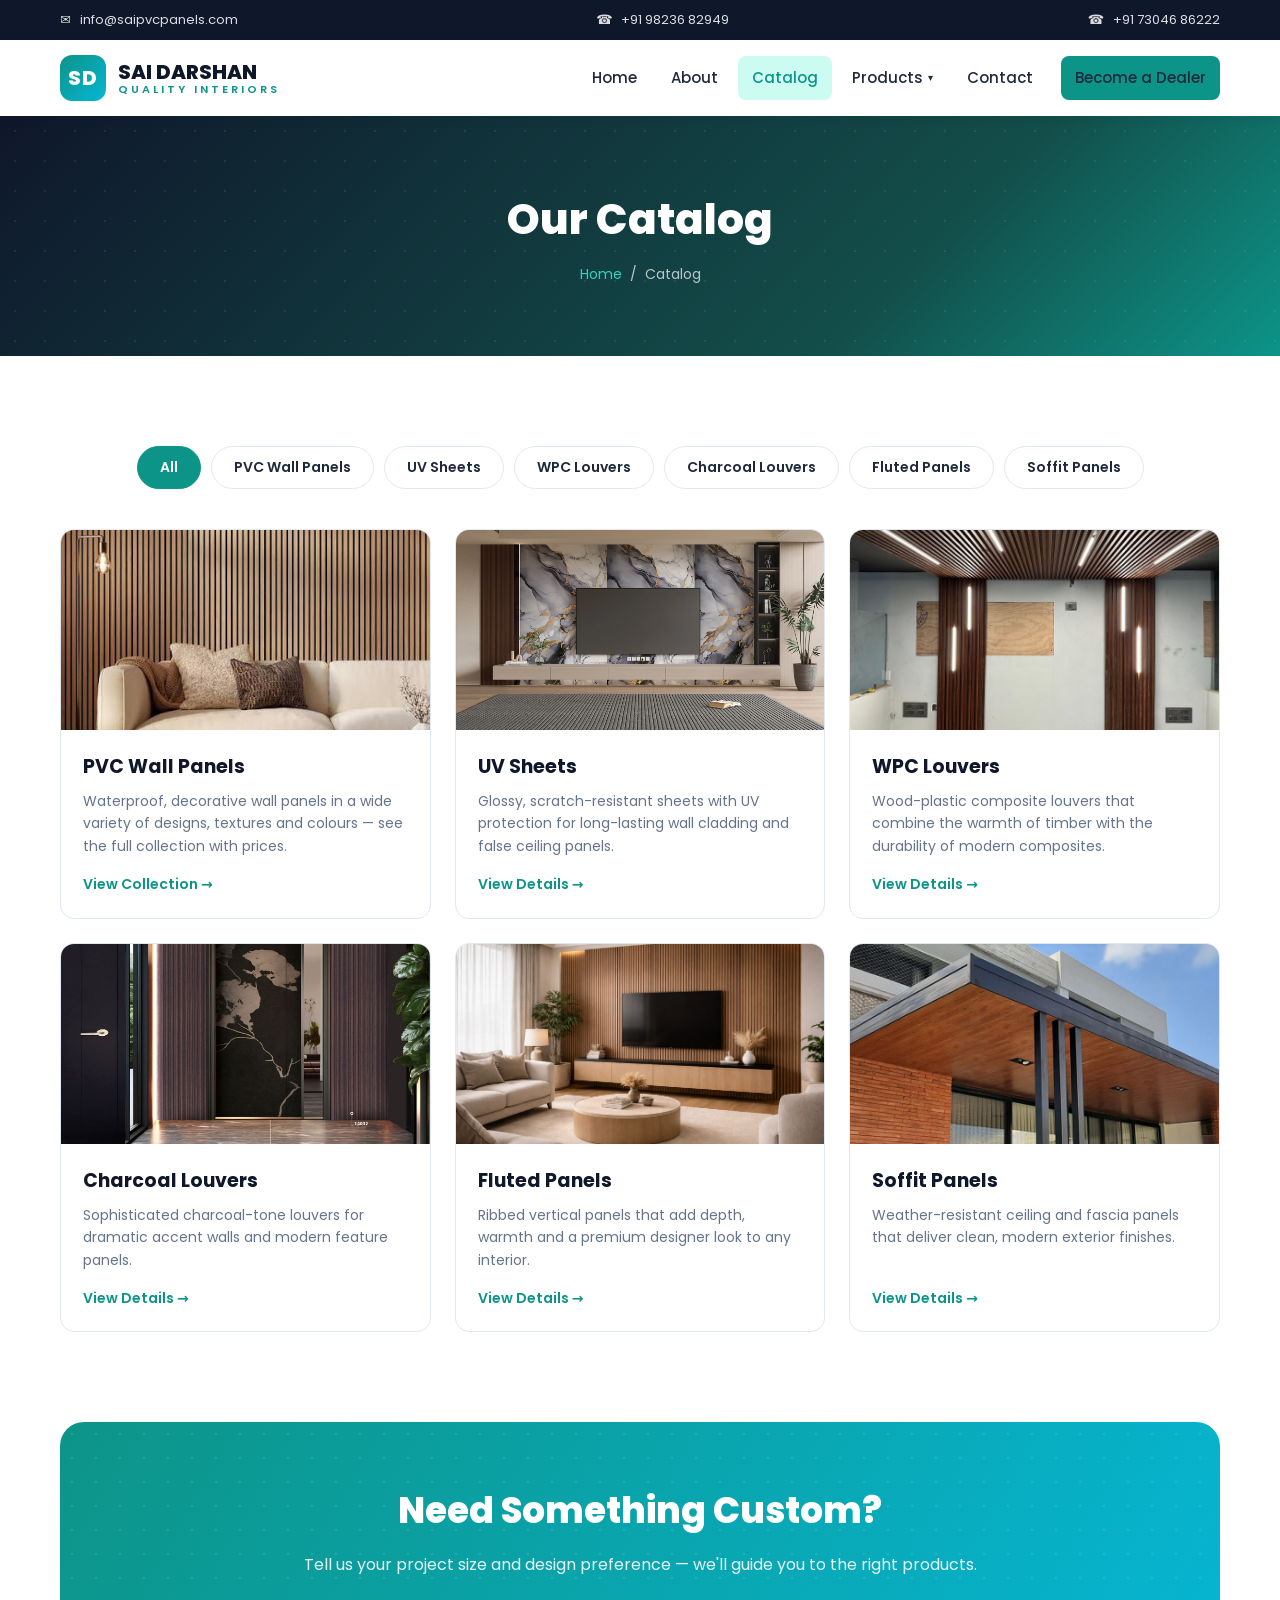
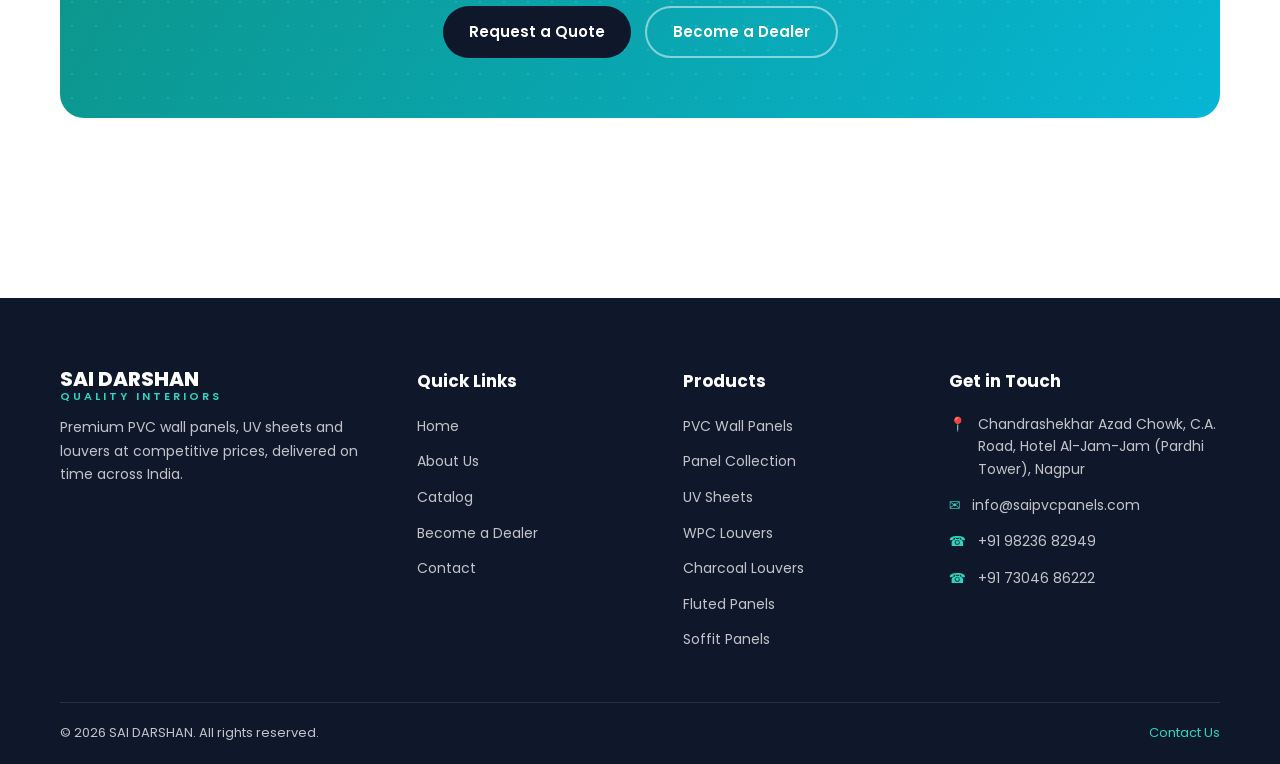
<file: catalog.html>
<!DOCTYPE html>
<html lang="en">
<head>
  <meta charset="UTF-8" />
  <meta name="viewport" content="width=device-width, initial-scale=1.0" />
  <title>Catalog | SAI DARSHAN</title>
  <meta name="description" content="Browse our full range of PVC wall panels, UV sheets, WPC louvers, charcoal louvers, fluted panels and soffit panels." />
  <link rel="preconnect" href="https://fonts.googleapis.com" />
  <link rel="preconnect" href="https://fonts.gstatic.com" crossorigin />
  <link href="https://fonts.googleapis.com/css2?family=Poppins:wght@400;500;600;700;800&display=swap" rel="stylesheet" />
  <link rel="stylesheet" href="css/style.css" />
  <link rel="icon" href="data:image/svg+xml,<svg xmlns='http://www.w3.org/2000/svg' viewBox='0 0 100 100'><rect rx='20' width='100' height='100' fill='%230d9488'/><text x='50' y='68' font-size='48' font-weight='bold' text-anchor='middle' fill='white' font-family='Arial'>SAI</text></svg>" />

  <meta property="og:title" content="Catalog | SAI DARSHAN" />
  <meta property="og:description" content="Premium PVC wall panels, UV sheets, WPC louvers, fluted and soffit panels. Quality, competitive pricing and timely delivery across India." />
  <meta property="og:type" content="website" />
  <meta property="og:url" content="https://saipvcpanels.com/" />
  <meta property="og:image" content="https://saipvcpanels.com/assets/img/og-thumbnail.jpg" />
  <meta property="og:image:width" content="1200" />
  <meta property="og:image:height" content="630" />
  <meta property="og:site_name" content="SAI DARSHAN" />
  <meta name="twitter:card" content="summary_large_image" />
  <meta name="twitter:image" content="https://saipvcpanels.com/assets/img/og-thumbnail.jpg" />
</head>
<body>

  <div class="topbar">
    <div class="container">
      <span>&#9993;&nbsp; <a href="mailto:info@saipvcpanels.com">info@saipvcpanels.com</a></span>
      <span>&#9742;&nbsp; <a href="tel:+919823682949">+91 98236 82949</a></span>
      <span>&#9742;&nbsp; <a href="tel:+917304686222">+91 73046 86222</a></span>
     
      <!-- <div class="topbar-social">
        <a href="#" aria-label="Facebook">Facebook</a>
        <a href="#" aria-label="Instagram">Instagram</a>
        <a href="#" aria-label="YouTube">YouTube</a>
      </div> -->
    </div>
  </div>

  <header class="site-header">
    <div class="container">
      <a href="index.html" class="brand">
        <div class="brand-logo">SD</div>
        <div class="brand-name">SAI DARSHAN<span>Quality Interiors</span></div>
      </a>
      <nav aria-label="Main navigation">
        <ul class="nav-menu">
          <li><a href="index.html">Home</a></li>
          <li><a href="about.html">About</a></li>
          <li class="active"><a href="catalog.html">Catalog</a></li>
          <li class="has-subnav">
            <a href="catalog.html">Products <span class="dropdown-arrow">&#9662;</span></a>
            <ul class="dropdown">
<li><a href="products/pvc-wall-panels.html">PVC Wall Panels</a></li>
              <li><a href="products/pvc-collection.html">Panel Collection</a></li>
              <li><a href="products/uv-sheets.html">UV Sheets</a></li>
              <li><a href="products/wpc-louvers.html">WPC Louvers</a></li>
              <li><a href="products/charcoal-louvers.html">Charcoal Louvers</a></li>
              <li><a href="products/fluted-panels.html">Fluted Panels</a></li>
              <li><a href="products/soffit-panels.html">Soffit Panels</a></li>
            </ul>
          </li>
          <li><a href="contact.html">Contact</a></li>
          <li><a href="become-dealer.html" class="btn btn-primary nav-cta">Become a Dealer</a></li>
        </ul>
      </nav>
      <button class="hamburger" aria-label="Open menu"><span></span><span></span><span></span></button>
    </div>
  </header>

  <section class="page-banner">
    <h1>Our Catalog</h1>
    <div class="breadcrumb"><a href="index.html">Home</a> &nbsp;/&nbsp; Catalog</div>
  </section>

  <section class="section">
    <div class="container">
      <div class="catalog-filters">
        <button class="filter-btn active" data-filter="all">All</button>
        <button class="filter-btn" data-filter="wall">PVC Wall Panels</button>
        <button class="filter-btn" data-filter="uv">UV Sheets</button>
        <button class="filter-btn" data-filter="wpc">WPC Louvers</button>
        <button class="filter-btn" data-filter="charcoal">Charcoal Louvers</button>
        <button class="filter-btn" data-filter="fluted">Fluted Panels</button>
        <button class="filter-btn" data-filter="soffit">Soffit Panels</button>
      </div>

      <div class="category-grid">
        <a href="products/pvc-collection.html" class="category-card" data-category="wall">
          <div class="category-thumb" style="overflow:hidden;">
            <img src="assets/img/panels/pvc/image.png" alt="PVC Wall Panels collection" style="width:100%; height:100%; object-fit:cover;" />
          </div>
          <div class="category-body">
            <h3>PVC Wall Panels</h3>
            <p>Waterproof, decorative wall panels in a wide variety of designs, textures and colours — see the full collection with prices.</p>
            <span class="category-link">View Collection &rarr;</span>
          </div>
        </a>
        <a href="products/uv-sheets.html" class="category-card" data-category="uv">
          <div class="category-thumb th-2">
            <img src="assets/img/panels/uv/image.png" alt="UV Sheets collection" style="width:100%; height:100%; object-fit:cover;">


          </div>
          <div class="category-body">
            <h3>UV Sheets</h3>
            <p>Glossy, scratch-resistant sheets with UV protection for long-lasting wall cladding and false ceiling panels.</p>
            <span class="category-link">View Details &rarr;</span>
          </div>
        </a>
        <a href="products/wpc-louvers.html" class="category-card" data-category="wpc">
          <div class="category-thumb th-3">
            <img src="assets/img/panels/wpc/image.png" alt="WPC Louvers collection" style="width:100%; height:100%; object-fit:cover;">

          </div>
          <div class="category-body">
            <h3>WPC Louvers</h3>
            <p>Wood-plastic composite louvers that combine the warmth of timber with the durability of modern composites.</p>
            <span class="category-link">View Details &rarr;</span>
          </div>
        </a>
        <a href="products/charcoal-louvers.html" class="category-card" data-category="charcoal">
          <div class="category-thumb th-4">
            <img src="assets/img/panels/charcoal/image.png" alt="Charcoal Louvers collection" style="width:100%; height:100%; object-fit:cover;">

          </div>
          <div class="category-body">
            <h3>Charcoal Louvers</h3>
            <p>Sophisticated charcoal-tone louvers for dramatic accent walls and modern feature panels.</p>
            <span class="category-link">View Details &rarr;</span>
          </div>
        </a>
        <a href="products/fluted-panels.html" class="category-card" data-category="fluted">
          <div class="category-thumb th-5">
            <img src="assets/img/panels/fluted/image.png" alt="Fluted Panels collection" style="width:100%; height:100%; object-fit:cover;">

          </div>
          <div class="category-body">
            <h3>Fluted Panels</h3>
            <p>Ribbed vertical panels that add depth, warmth and a premium designer look to any interior.</p>
            <span class="category-link">View Details &rarr;</span>
          </div>
        </a>
        <a href="products/soffit-panels.html" class="category-card" data-category="soffit">
          <div class="category-thumb th-6">
            <img src="assets/img/panels/soffit/image.png" alt="Soffit Panels collection" style="width:100%; height:100%; object-fit:cover;">

          </div>
          <div class="category-body">
            <h3>Soffit Panels</h3>
            <p>Weather-resistant ceiling and fascia panels that deliver clean, modern exterior finishes.</p>
            <span class="category-link">View Details &rarr;</span>
          </div>
        </a>
      </div>
    </div>
  </section>

  <section class="section" style="padding-top: 0;">
    <div class="container">
      <div class="cta-band">
        <h2>Need Something Custom?</h2>
        <p>Tell us your project size and design preference — we'll guide you to the right products.</p>
        <div style="display:flex; gap:14px; justify-content:center; flex-wrap:wrap;">
          <a href="contact.html" class="btn btn-dark">Request a Quote</a>
          <a href="become-dealer.html" class="btn btn-outline-light">Become a Dealer</a>
        </div>
      </div>
    </div>
  </section>

  <footer class="site-footer">
    <div class="container">
      <div class="footer-grid">
        <div class="footer-brand">
          <a href="index.html" class="brand-name">SAI DARSHAN<span>Quality Interiors</span></a>
          <p>Premium PVC wall panels, UV sheets and louvers at competitive prices, delivered on time across India.</p>
         
          <!-- REMOVE SOCIAL MEDIA HANDLE FROM FOOTER -->
          <!-- <div class="footer-social">
            <a href="#" aria-label="Facebook">F</a>
            <a href="#" aria-label="Instagram">I</a>
            <a href="#" aria-label="YouTube">Y</a>
          </div> -->
        </div>
        <div>
          <h4>Quick Links</h4>
          <ul class="footer-links">
            <li><a href="index.html">Home</a></li>
            <li><a href="about.html">About Us</a></li>
            <li><a href="catalog.html">Catalog</a></li>
            <li><a href="become-dealer.html">Become a Dealer</a></li>
            <li><a href="contact.html">Contact</a></li>
          </ul>
        </div>
        <div>
          <h4>Products</h4>
          <ul class="footer-links">
            <li><a href="products/pvc-wall-panels.html">PVC Wall Panels</a></li>
            <li><a href="products/pvc-collection.html">Panel Collection</a></li>
            <li><a href="products/uv-sheets.html">UV Sheets</a></li>
            <li><a href="products/wpc-louvers.html">WPC Louvers</a></li>
            <li><a href="products/charcoal-louvers.html">Charcoal Louvers</a></li>
            <li><a href="products/fluted-panels.html">Fluted Panels</a></li>
            <li><a href="products/soffit-panels.html">Soffit Panels</a></li>
          </ul>
        </div>
        <div>
          <h4>Get in Touch</h4>
          <ul class="footer-contact">
            <li><span class="icon">&#128205;</span><p>Chandrashekhar Azad Chowk, C.A. Road, Hotel Al-Jam-Jam (Pardhi Tower), Nagpur</p></li>
            <li><span class="icon">&#9993;</span><a href="mailto:info@saipvcpanels.com">info@saipvcpanels.com</a></li>
            <li><span class="icon">&#9742;</span><a href="tel:+919823682949">+91 98236 82949</a></li>
            <li><span class="icon">&#9742;</span><a href="tel:+917304686222">+91 73046 86222</a></li>
         
          </ul>
        </div>
      </div>
      <div class="footer-bottom">
        <p>&copy; <span id="year"></span> SAI DARSHAN. All rights reserved.</p>
        <p><a href="contact.html">Contact Us</a></p>
      </div>
    </div>
  </footer>

  <script src="js/main.js"></script>
</body>
</html>
</file>
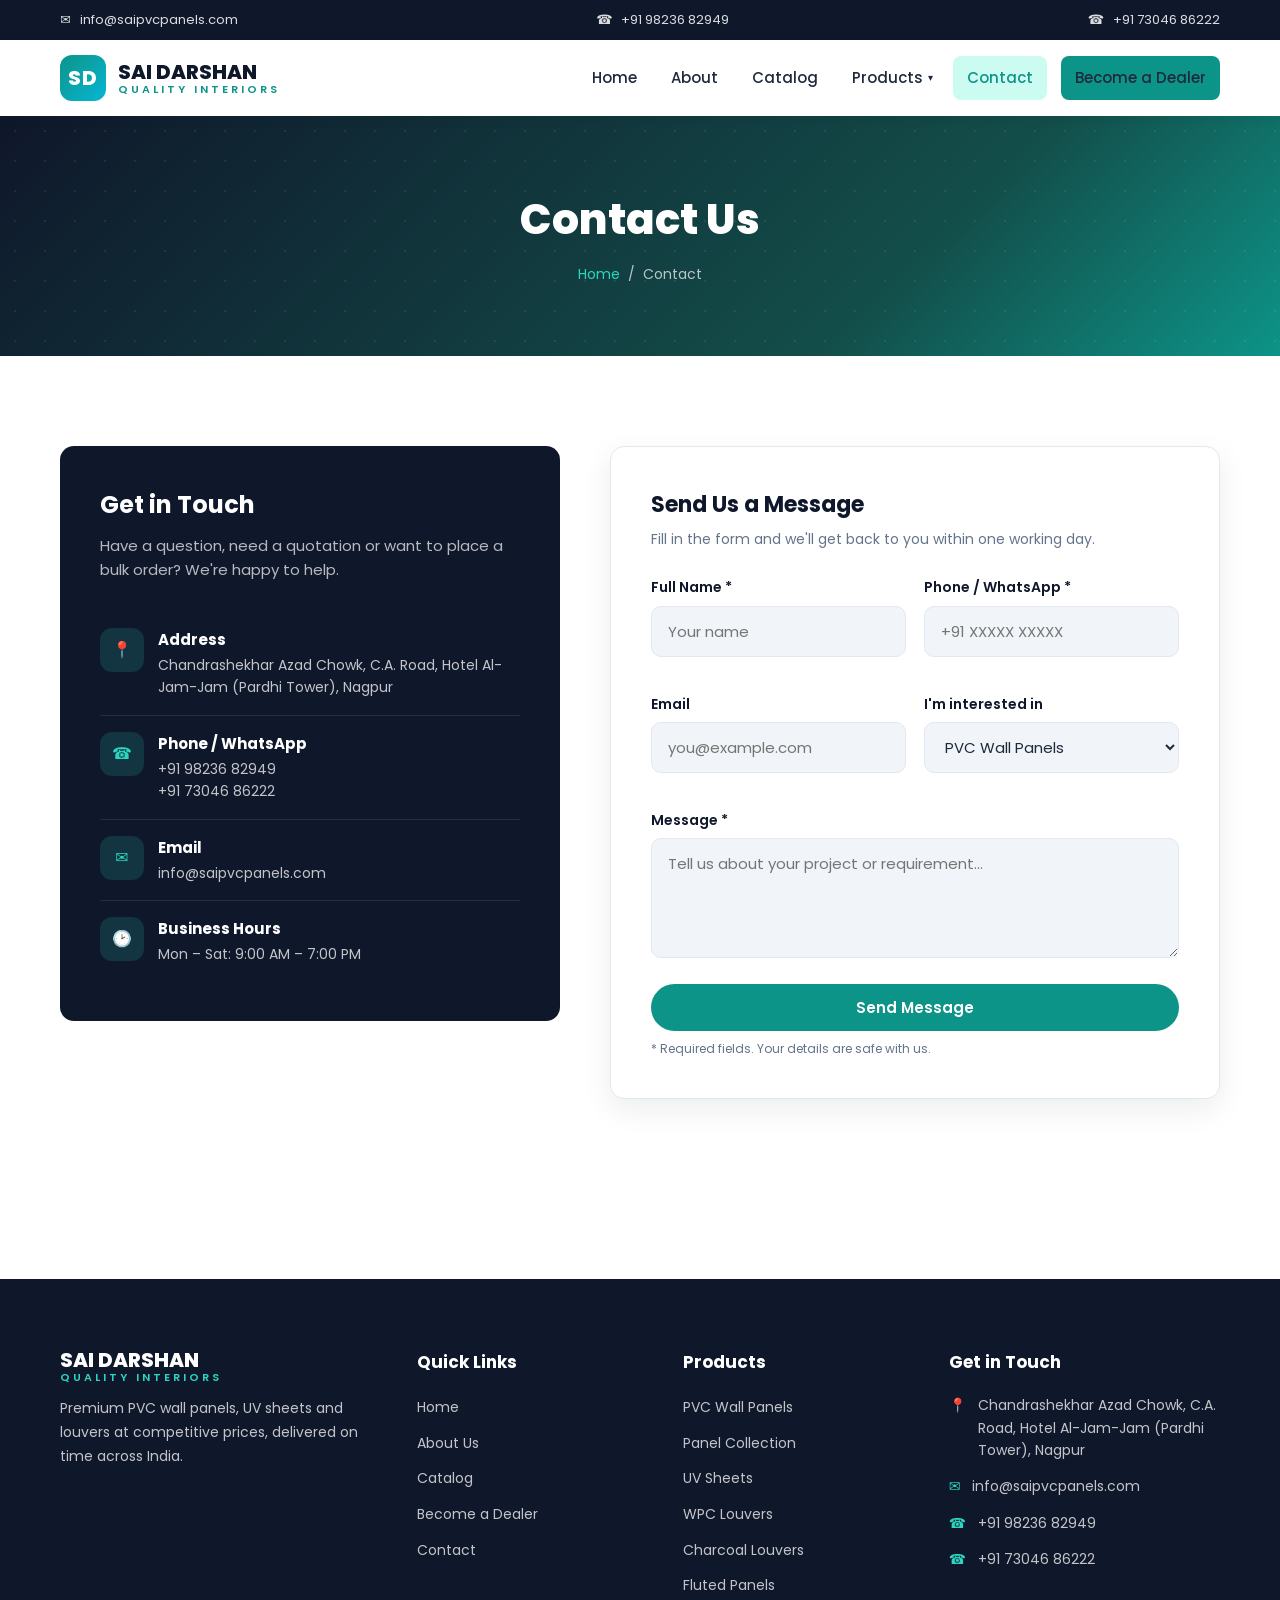
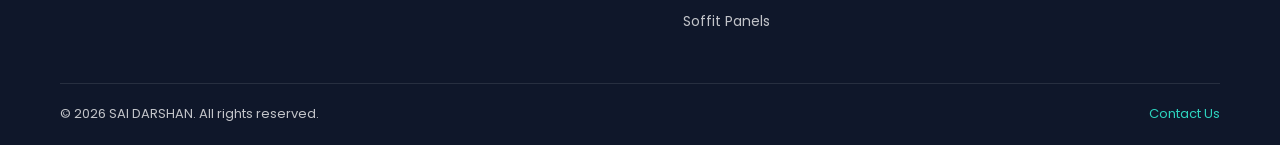
<file: contact.html>
<!DOCTYPE html>
<html lang="en">
<head>
  <meta charset="UTF-8" />
  <meta name="viewport" content="width=device-width, initial-scale=1.0" />
  <title>Contact Us | SAI DARSHAN</title>
  <meta name="description" content="Contact SAI DARSHAN for quotes, orders and dealer enquiries. Call, email or send us a message." />
  <link rel="preconnect" href="https://fonts.googleapis.com" />
  <link rel="preconnect" href="https://fonts.gstatic.com" crossorigin />
  <link href="https://fonts.googleapis.com/css2?family=Poppins:wght@400;500;600;700;800&display=swap" rel="stylesheet" />
  <link rel="stylesheet" href="css/style.css" />
  <link rel="icon" href="data:image/svg+xml,<svg xmlns='http://www.w3.org/2000/svg' viewBox='0 0 100 100'><rect rx='20' width='100' height='100' fill='%230d9488'/><text x='50' y='68' font-size='48' font-weight='bold' text-anchor='middle' fill='white' font-family='Arial'>SAI</text></svg>" />

  <meta property="og:title" content="Contact Us | SAI DARSHAN" />
  <meta property="og:description" content="Premium PVC wall panels, UV sheets, WPC louvers, fluted and soffit panels. Quality, competitive pricing and timely delivery across India." />
  <meta property="og:type" content="website" />
  <meta property="og:url" content="https://saipvcpanels.com/" />
  <meta property="og:image" content="https://saipvcpanels.com/assets/img/og-thumbnail.jpg" />
  <meta property="og:image:width" content="1200" />
  <meta property="og:image:height" content="630" />
  <meta property="og:site_name" content="SAI DARSHAN" />
  <meta name="twitter:card" content="summary_large_image" />
  <meta name="twitter:image" content="https://saipvcpanels.com/assets/img/og-thumbnail.jpg" />
</head>
<body>

  <div class="topbar">
    <div class="container">
      <span>&#9993;&nbsp; <a href="mailto:info@saipvcpanels.com">info@saipvcpanels.com</a></span>
      <span>&#9742;&nbsp; <a href="tel:+919823682949">+91 98236 82949</a></span>
      <span>&#9742;&nbsp; <a href="tel:+917304686222">+91 73046 86222</a></span>
     
      <!-- <div class="topbar-social">
        <a href="#" aria-label="Facebook">Facebook</a>
        <a href="#" aria-label="Instagram">Instagram</a>
        <a href="#" aria-label="YouTube">YouTube</a>
      </div> -->
    </div>
  </div>

  <header class="site-header">
    <div class="container">
      <a href="index.html" class="brand">
        <div class="brand-logo">SD</div>
        <div class="brand-name">SAI DARSHAN<span>Quality Interiors</span></div>
      </a>
      <nav aria-label="Main navigation">
        <ul class="nav-menu">
          <li><a href="index.html">Home</a></li>
          <li><a href="about.html">About</a></li>
          <li><a href="catalog.html">Catalog</a></li>
          <li class="has-subnav">
            <a href="catalog.html">Products <span class="dropdown-arrow">&#9662;</span></a>
            <ul class="dropdown">
<li><a href="products/pvc-wall-panels.html">PVC Wall Panels</a></li>
              <li><a href="products/pvc-collection.html">Panel Collection</a></li>
              <li><a href="products/uv-sheets.html">UV Sheets</a></li>
              <li><a href="products/wpc-louvers.html">WPC Louvers</a></li>
              <li><a href="products/charcoal-louvers.html">Charcoal Louvers</a></li>
              <li><a href="products/fluted-panels.html">Fluted Panels</a></li>
              <li><a href="products/soffit-panels.html">Soffit Panels</a></li>
            </ul>
          </li>
          <li class="active"><a href="contact.html">Contact</a></li>
          <li><a href="become-dealer.html" class="btn btn-primary nav-cta">Become a Dealer</a></li>
        </ul>
      </nav>
      <button class="hamburger" aria-label="Open menu"><span></span><span></span><span></span></button>
    </div>
  </header>

  <section class="page-banner">
    <h1>Contact Us</h1>
    <div class="breadcrumb"><a href="index.html">Home</a> &nbsp;/&nbsp; Contact</div>
  </section>

  <section class="section">
    <div class="container">
      <div class="contact-grid">
        <div class="contact-info-card">
          <h3>Get in Touch</h3>
          <p>Have a question, need a quotation or want to place a bulk order? We're happy to help.</p>
          <div class="contact-row">
            <div class="icon">&#128205;</div>
            <div>
              <h5>Address</h5>
              <p>Chandrashekhar Azad Chowk, C.A. Road, Hotel Al-Jam-Jam (Pardhi Tower), Nagpur</p>
            </div>
          </div>
          <div class="contact-row">
            <div class="icon">&#9742;</div>
            <div>
              <h5>Phone / WhatsApp</h5>
              <p><a href="tel:+919823682949">+91 98236 82949</a></p>
              <p><a href="tel:+917304686222">+91 73046 86222</a></p>
            </div>
          </div>
          <div class="contact-row">
            <div class="icon">&#9993;</div>
            <div>
              <h5>Email</h5>
              <p><a href="mailto:info@saipvcpanels.com">info@saipvcpanels.com</a></p>
            </div>
          </div>
          <div class="contact-row">
            <div class="icon">&#128337;</div>
            <div>
              <h5>Business Hours</h5>
              <p>Mon – Sat: 9:00 AM – 7:00 PM</p>
            </div>
          </div>
        </div>

        <div class="form-card">
          <h3>Send Us a Message</h3>
          <p class="sub">Fill in the form and we'll get back to you within one working day.</p>
          <form data-js-form action="https://formsubmit.co/kedarpaunikar000@gmail.com" method="POST">
            <input type="hidden" name="_captcha" value="false" />
            <input type="hidden" name="_template" value="table" />
            <input type="hidden" name="_subject" value="New contact message from SAI DARSHAN website" />
            <input type="hidden" name="_honey" value="" />
            <div class="form-grid">
              <div class="form-group">
                <label for="name">Full Name *</label>
                <input type="text" id="name" name="name" required placeholder="Your name" />
              </div>
              <div class="form-group">
                <label for="phone">Phone / WhatsApp *</label>
                <input type="tel" id="phone" name="phone" required placeholder="+91 XXXXX XXXXX" />
              </div>
              <div class="form-group">
                <label for="email">Email</label>
                <input type="email" id="email" name="email" placeholder="you@example.com" />
              </div>
              <div class="form-group">
                <label for="subject">I'm interested in</label>
                <select id="subject" name="subject">
                  <option>PVC Wall Panels</option>
                  <option>UV Sheets</option>
                  <option>WPC Louvers</option>
                  <option>Charcoal Louvers</option>
                  <option>Fluted Panels</option>
                  <option>Soffit Panels</option>
                  <option>Becoming a Dealer</option>
                  <option>Other</option>
                </select>
              </div>
              <div class="form-group full">
                <label for="message">Message *</label>
                <textarea id="message" name="message" required placeholder="Tell us about your project or requirement..."></textarea>
              </div>
            </div>
            <button type="submit" class="btn btn-primary" style="width:100%; justify-content:center;">Send Message</button>
            <p class="form-note">* Required fields. Your details are safe with us.</p>
            <div class="form-success">&#10003; Thank you! Your message has been sent. We'll get back to you soon.</div>
            <div class="form-error">&#10007; Something went wrong. Please try again or email us directly.</div>
          </form>
        </div>
      </div>
    </div>
  </section>

  <footer class="site-footer">
    <div class="container">
      <div class="footer-grid">
        <div class="footer-brand">
          <a href="index.html" class="brand-name">SAI DARSHAN<span>Quality Interiors</span></a>
          <p>Premium PVC wall panels, UV sheets and louvers at competitive prices, delivered on time across India.</p>
         
         <!-- REMOVE SOCIAL MEDIA HANDLE FROM FOOTER -->
          <!-- <div class="footer-social">
            <a href="#" aria-label="Facebook">F</a>
            <a href="#" aria-label="Instagram">I</a>
            <a href="#" aria-label="YouTube">Y</a>
          </div> -->
        </div>
        <div>
          <h4>Quick Links</h4>
          <ul class="footer-links">
            <li><a href="index.html">Home</a></li>
            <li><a href="about.html">About Us</a></li>
            <li><a href="catalog.html">Catalog</a></li>
            <li><a href="become-dealer.html">Become a Dealer</a></li>
            <li><a href="contact.html">Contact</a></li>
          </ul>
        </div>
        <div>
          <h4>Products</h4>
          <ul class="footer-links">
            <li><a href="products/pvc-wall-panels.html">PVC Wall Panels</a></li>
            <li><a href="products/pvc-collection.html">Panel Collection</a></li>
            <li><a href="products/uv-sheets.html">UV Sheets</a></li>
            <li><a href="products/wpc-louvers.html">WPC Louvers</a></li>
            <li><a href="products/charcoal-louvers.html">Charcoal Louvers</a></li>
            <li><a href="products/fluted-panels.html">Fluted Panels</a></li>
            <li><a href="products/soffit-panels.html">Soffit Panels</a></li>
          </ul>
        </div>
        <div>
          <h4>Get in Touch</h4>
          <ul class="footer-contact">
            <li><span class="icon">&#128205;</span><p>Chandrashekhar Azad Chowk, C.A. Road, Hotel Al-Jam-Jam (Pardhi Tower), Nagpur</p></li>
            <li><span class="icon">&#9993;</span><a href="mailto:info@saipvcpanels.com">info@saipvcpanels.com</a></li>
            <li><span class="icon">&#9742;</span><a href="tel:+919823682949">+91 98236 82949</a></li>
            <li><span class="icon">&#9742;</span><a href="tel:+917304686222">+91 73046 86222</a></li>
          
          </ul>
        </div>
      </div>
      <div class="footer-bottom">
        <p>&copy; <span id="year"></span> SAI DARSHAN. All rights reserved.</p>
        <p><a href="contact.html">Contact Us</a></p>
      </div>
    </div>
  </footer>

  <script src="js/main.js"></script>
</body>
</html>
</file>
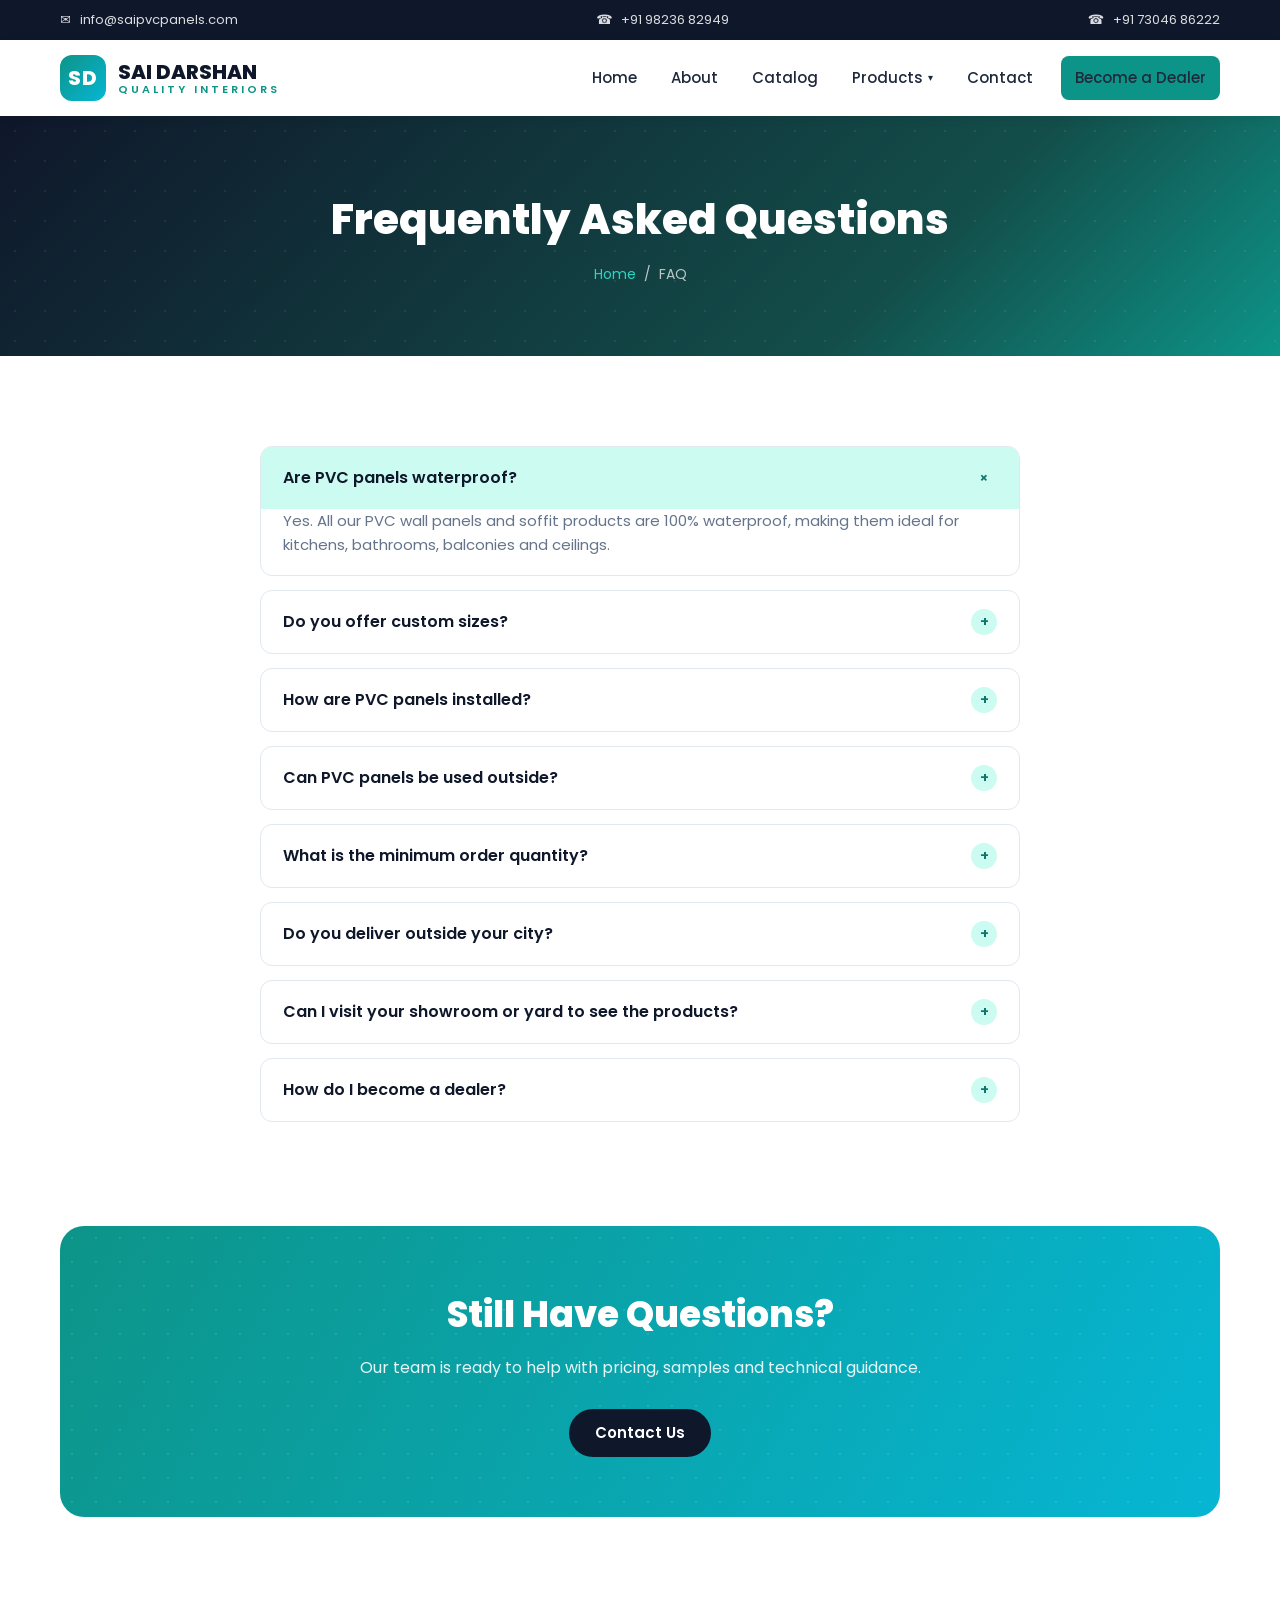
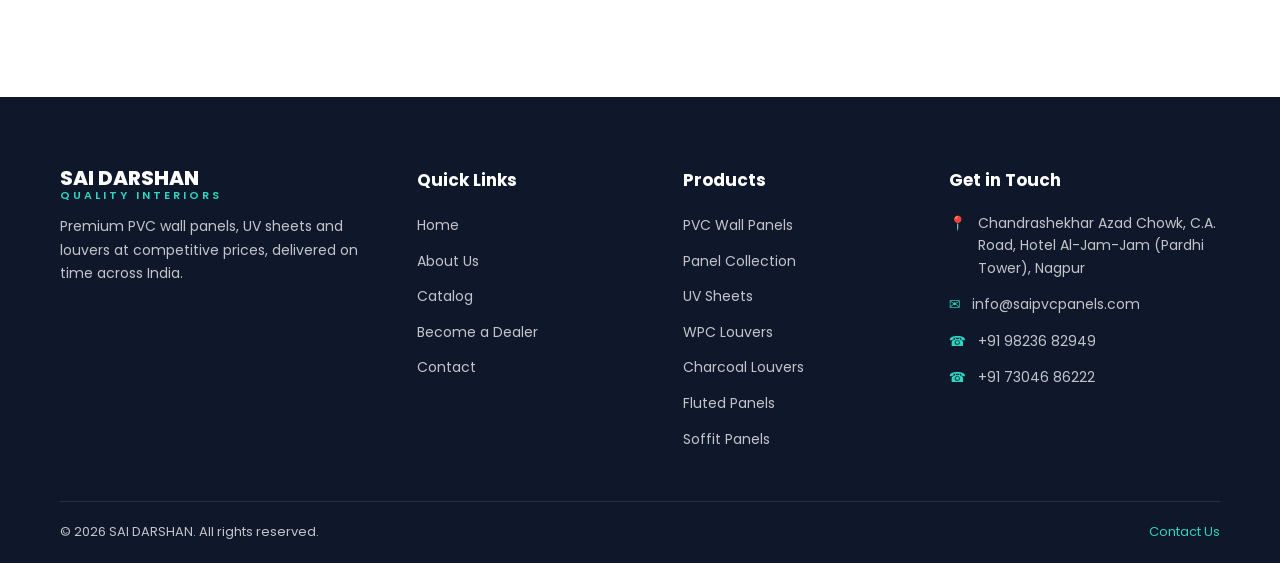
<file: faq.html>
<!DOCTYPE html>
<html lang="en">
<head>
  <meta charset="UTF-8" />
  <meta name="viewport" content="width=device-width, initial-scale=1.0" />
  <title>FAQ | SAI DARSHAN</title>
  <meta name="description" content="Frequently asked questions about PVC panels, sizes, installation, pricing and delivery from SAI DARSHAN." />
  <link rel="preconnect" href="https://fonts.googleapis.com" />
  <link rel="preconnect" href="https://fonts.gstatic.com" crossorigin />
  <link href="https://fonts.googleapis.com/css2?family=Poppins:wght@400;500;600;700;800&display=swap" rel="stylesheet" />
  <link rel="stylesheet" href="css/style.css" />
  <link rel="icon" href="data:image/svg+xml,<svg xmlns='http://www.w3.org/2000/svg' viewBox='0 0 100 100'><rect rx='20' width='100' height='100' fill='%230d9488'/><text x='50' y='68' font-size='48' font-weight='bold' text-anchor='middle' fill='white' font-family='Arial'>SAI</text></svg>" />

  <meta property="og:title" content="FAQ | SAI DARSHAN" />
  <meta property="og:description" content="Premium PVC wall panels, UV sheets, WPC louvers, fluted and soffit panels. Quality, competitive pricing and timely delivery across India." />
  <meta property="og:type" content="website" />
  <meta property="og:url" content="https://saipvcpanels.com/" />
  <meta property="og:image" content="https://saipvcpanels.com/assets/img/og-thumbnail.jpg" />
  <meta property="og:image:width" content="1200" />
  <meta property="og:image:height" content="630" />
  <meta property="og:site_name" content="SAI DARSHAN" />
  <meta name="twitter:card" content="summary_large_image" />
  <meta name="twitter:image" content="https://saipvcpanels.com/assets/img/og-thumbnail.jpg" />
</head>
<body>

  <div class="topbar">
    <div class="container">
      <span>&#9993;&nbsp; <a href="mailto:info@saipvcpanels.com">info@saipvcpanels.com</a></span>
      <span>&#9742;&nbsp; <a href="tel:+919823682949">+91 98236 82949</a></span>
      <span>&#9742;&nbsp; <a href="tel:+917304686222">+91 73046 86222</a></span>
     
      <!-- <div class="topbar-social">
        <a href="#" aria-label="Facebook">Facebook</a>
        <a href="#" aria-label="Instagram">Instagram</a>
        <a href="#" aria-label="YouTube">YouTube</a>
      </div> -->
    </div>
  </div>

  <header class="site-header">
    <div class="container">
      <a href="index.html" class="brand">
        <div class="brand-logo">SD</div>
        <div class="brand-name">SAI DARSHAN<span>Quality Interiors</span></div>
      </a>
      <nav aria-label="Main navigation">
        <ul class="nav-menu">
          <li><a href="index.html">Home</a></li>
          <li><a href="about.html">About</a></li>
          <li><a href="catalog.html">Catalog</a></li>
          <li class="has-subnav">
            <a href="catalog.html">Products <span class="dropdown-arrow">&#9662;</span></a>
            <ul class="dropdown">
<li><a href="products/pvc-wall-panels.html">PVC Wall Panels</a></li>
              <li><a href="products/pvc-collection.html">Panel Collection</a></li>
              <li><a href="products/uv-sheets.html">UV Sheets</a></li>
              <li><a href="products/wpc-louvers.html">WPC Louvers</a></li>
              <li><a href="products/charcoal-louvers.html">Charcoal Louvers</a></li>
              <li><a href="products/fluted-panels.html">Fluted Panels</a></li>
              <li><a href="products/soffit-panels.html">Soffit Panels</a></li>
            </ul>
          </li>
          <li><a href="contact.html">Contact</a></li>
          <li><a href="become-dealer.html" class="btn btn-primary nav-cta">Become a Dealer</a></li>
        </ul>
      </nav>
      <button class="hamburger" aria-label="Open menu"><span></span><span></span><span></span></button>
    </div>
  </header>

  <section class="page-banner">
    <h1>Frequently Asked Questions</h1>
    <div class="breadcrumb"><a href="index.html">Home</a> &nbsp;/&nbsp; FAQ</div>
  </section>

  <section class="section">
    <div class="container">
      <div class="faq-list">
        <details class="faq-item" open>
          <summary>Are PVC panels waterproof? <span class="icon">+</span></summary>
          <div class="answer">Yes. All our PVC wall panels and soffit products are 100% waterproof, making them ideal for kitchens, bathrooms, balconies and ceilings.</div>
        </details>
        <details class="faq-item">
          <summary>Do you offer custom sizes? <span class="icon">+</span></summary>
          <div class="answer">Yes, custom sizes are available on request for bulk and project orders. Share your measurements and we will guide you on the best option.</div>
        </details>
        <details class="faq-item">
          <summary>How are PVC panels installed? <span class="icon">+</span></summary>
          <div class="answer">Panels can be installed using strong adhesive on flat surfaces, or fixed over a wooden / metal framework. No special skill is needed for basic fitting.</div>
        </details>
        <details class="faq-item">
          <summary>Can PVC panels be used outside? <span class="icon">+</span></summary>
          <div class="answer">Yes. Our soffit panels and UV-coated products are weather-resistant and UV-stable for outdoor ceilings, fascias and under-eaves. For direct outer walls, confirm the right product with our team.</div>
        </details>
        <details class="faq-item">
          <summary>What is the minimum order quantity? <span class="icon">+</span></summary>
          <div class="answer">We supply from a few panels for home use to full container / truckload quantities for dealers. Contact us for current MOQ per product.</div>
        </details>
        <details class="faq-item">
          <summary>Do you deliver outside your city? <span class="icon">+</span></summary>
          <div class="answer">Yes, we deliver across India through reliable transport partners. Delivery time and charges depend on your location and order size.</div>
        </details>
        <details class="faq-item">
          <summary>Can I visit your showroom or yard to see the products? <span class="icon">+</span></summary>
          <div class="answer">Certainly. Visit our location during business hours (Mon–Sat, 9AM–7PM) or call ahead so we can keep samples ready for you.</div>
        </details>
        <details class="faq-item">
          <summary>How do I become a dealer? <span class="icon">+</span></summary>
          <div class="answer">Fill in the dealer enquiry form on the <a href="become-dealer.html" style="color: var(--primary); font-weight: 600;">Become a Dealer</a> page, and our team will contact you with pricing and partnership options.</div>
        </details>
      </div>
    </div>
  </section>

  <section class="section" style="padding-top: 0;">
    <div class="container">
      <div class="cta-band">
        <h2>Still Have Questions?</h2>
        <p>Our team is ready to help with pricing, samples and technical guidance.</p>
        <div style="display:flex; gap:14px; justify-content:center; flex-wrap:wrap;">
          <a href="contact.html" class="btn btn-dark">Contact Us</a>
        </div>
      </div>
    </div>
  </section>

  <footer class="site-footer">
    <div class="container">
      <div class="footer-grid">
        <div class="footer-brand">
          <a href="index.html" class="brand-name">SAI DARSHAN<span>Quality Interiors</span></a>
          <p>Premium PVC wall panels, UV sheets and louvers at competitive prices, delivered on time across India.</p>
         
         <!-- REMOVE SOCIAL MEDIA HANDLE FROM FOOTER -->
          <!-- <div class="footer-social">
            <a href="#" aria-label="Facebook">F</a>
            <a href="#" aria-label="Instagram">I</a>
            <a href="#" aria-label="YouTube">Y</a>
          </div> -->
        </div>
        <div>
          <h4>Quick Links</h4>
          <ul class="footer-links">
            <li><a href="index.html">Home</a></li>
            <li><a href="about.html">About Us</a></li>
            <li><a href="catalog.html">Catalog</a></li>
            <li><a href="become-dealer.html">Become a Dealer</a></li>
            <li><a href="contact.html">Contact</a></li>
          </ul>
        </div>
        <div>
          <h4>Products</h4>
          <ul class="footer-links">
            <li><a href="products/pvc-wall-panels.html">PVC Wall Panels</a></li>
            <li><a href="products/pvc-collection.html">Panel Collection</a></li>
            <li><a href="products/uv-sheets.html">UV Sheets</a></li>
            <li><a href="products/wpc-louvers.html">WPC Louvers</a></li>
            <li><a href="products/charcoal-louvers.html">Charcoal Louvers</a></li>
            <li><a href="products/fluted-panels.html">Fluted Panels</a></li>
            <li><a href="products/soffit-panels.html">Soffit Panels</a></li>
          </ul>
        </div>
        <div>
          <h4>Get in Touch</h4>
          <ul class="footer-contact">
            <li><span class="icon">&#128205;</span><p>Chandrashekhar Azad Chowk, C.A. Road, Hotel Al-Jam-Jam (Pardhi Tower), Nagpur</p></li>
            <li><span class="icon">&#9993;</span><a href="mailto:info@saipvcpanels.com">info@saipvcpanels.com</a></li>
            <li><span class="icon">&#9742;</span><a href="tel:+919823682949">+91 98236 82949</a></li>
             <li><span class="icon">&#9742;</span><a href="tel:+917304686222">+91 73046 86222</a></li>
          </ul>
        </div>
      </div>
      <div class="footer-bottom">
        <p>&copy; <span id="year"></span> SAI DARSHAN. All rights reserved.</p>
        <p><a href="contact.html">Contact Us</a></p>
      </div>
    </div>
  </footer>

  <script src="js/main.js"></script>
</body>
</html>
</file>
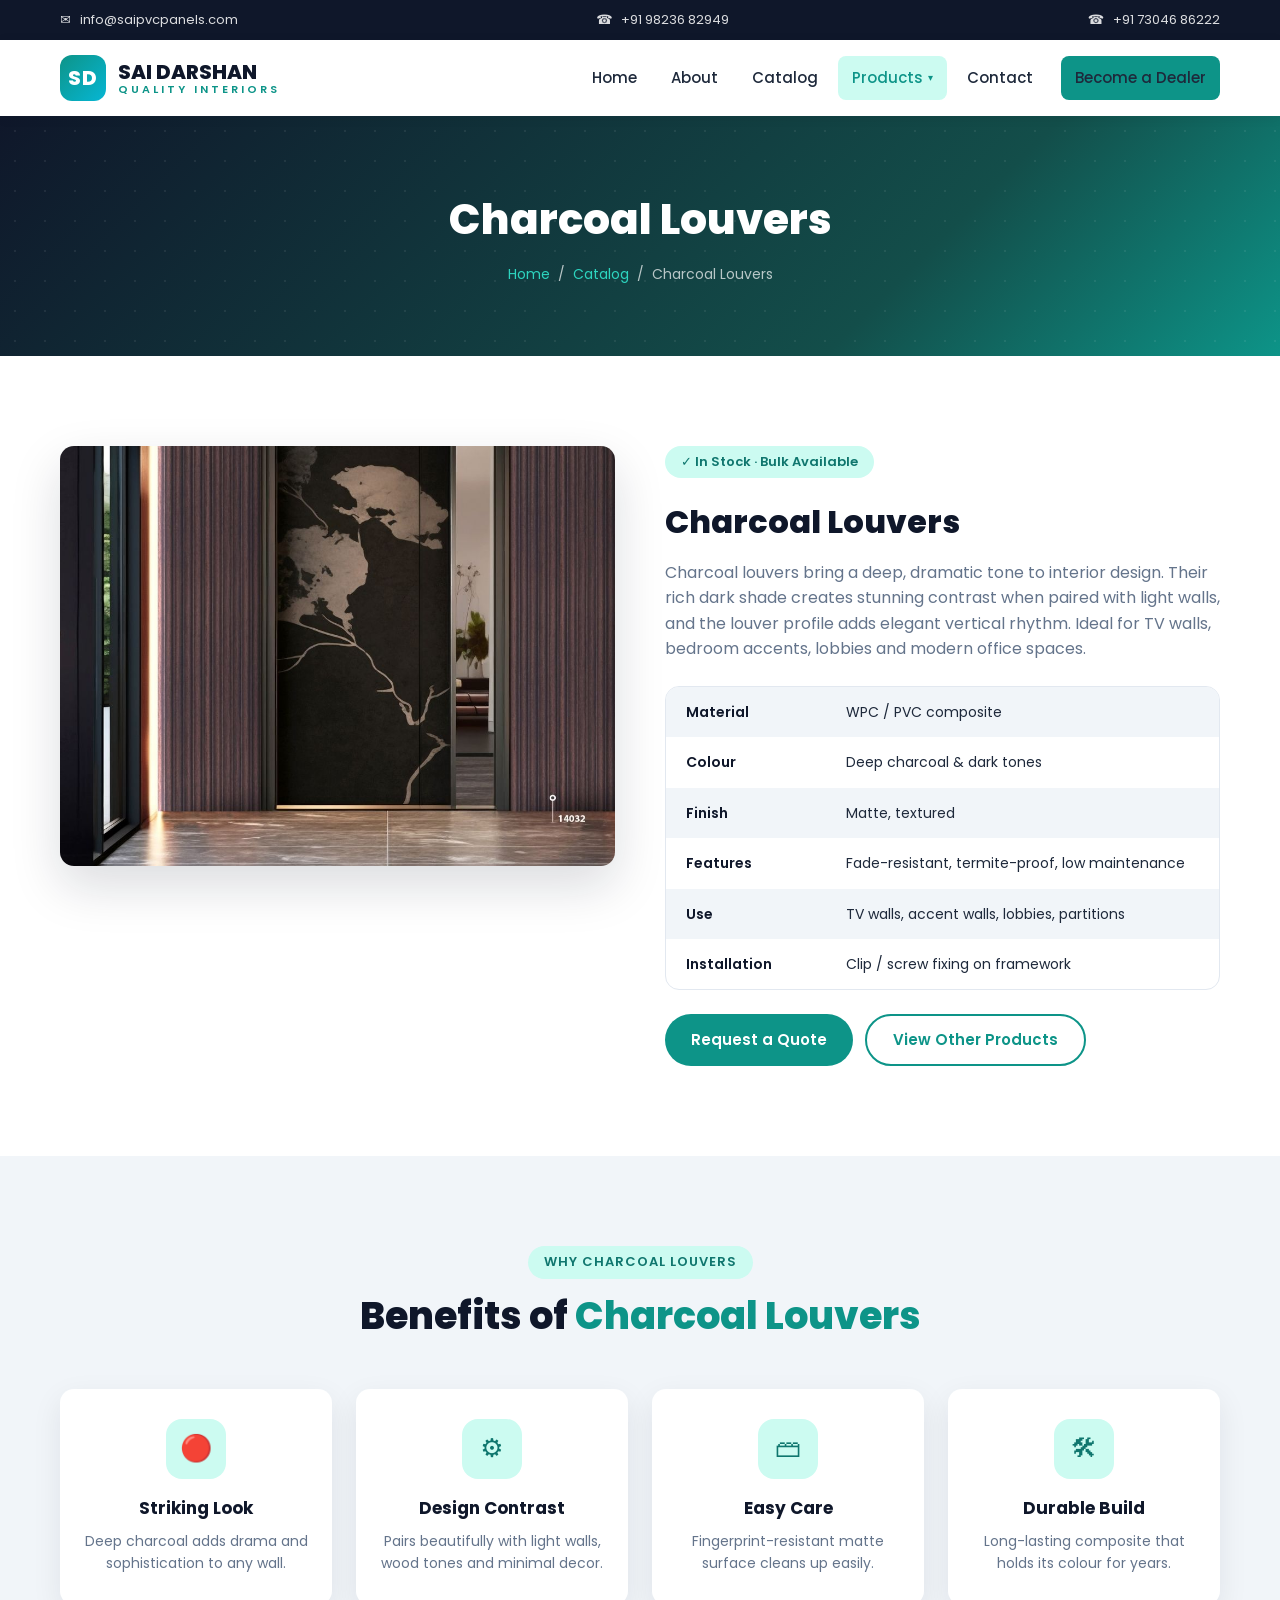
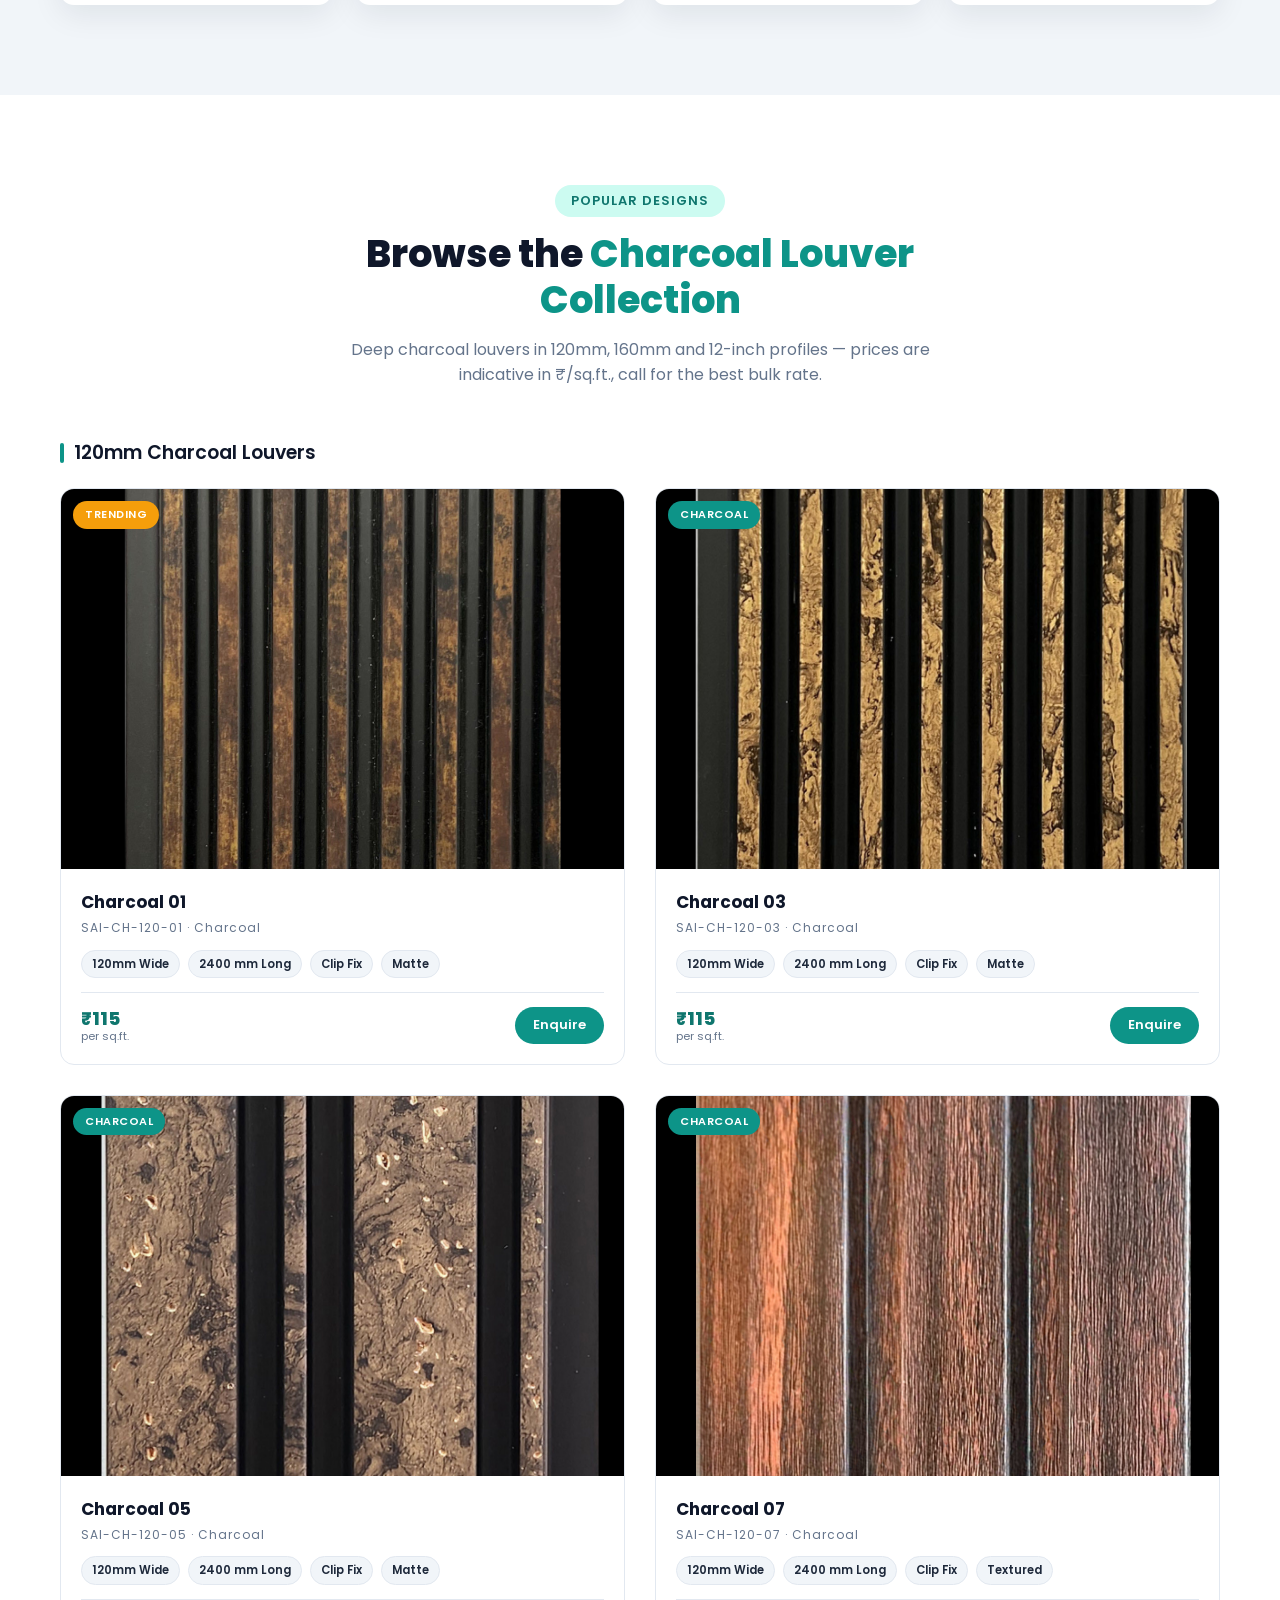
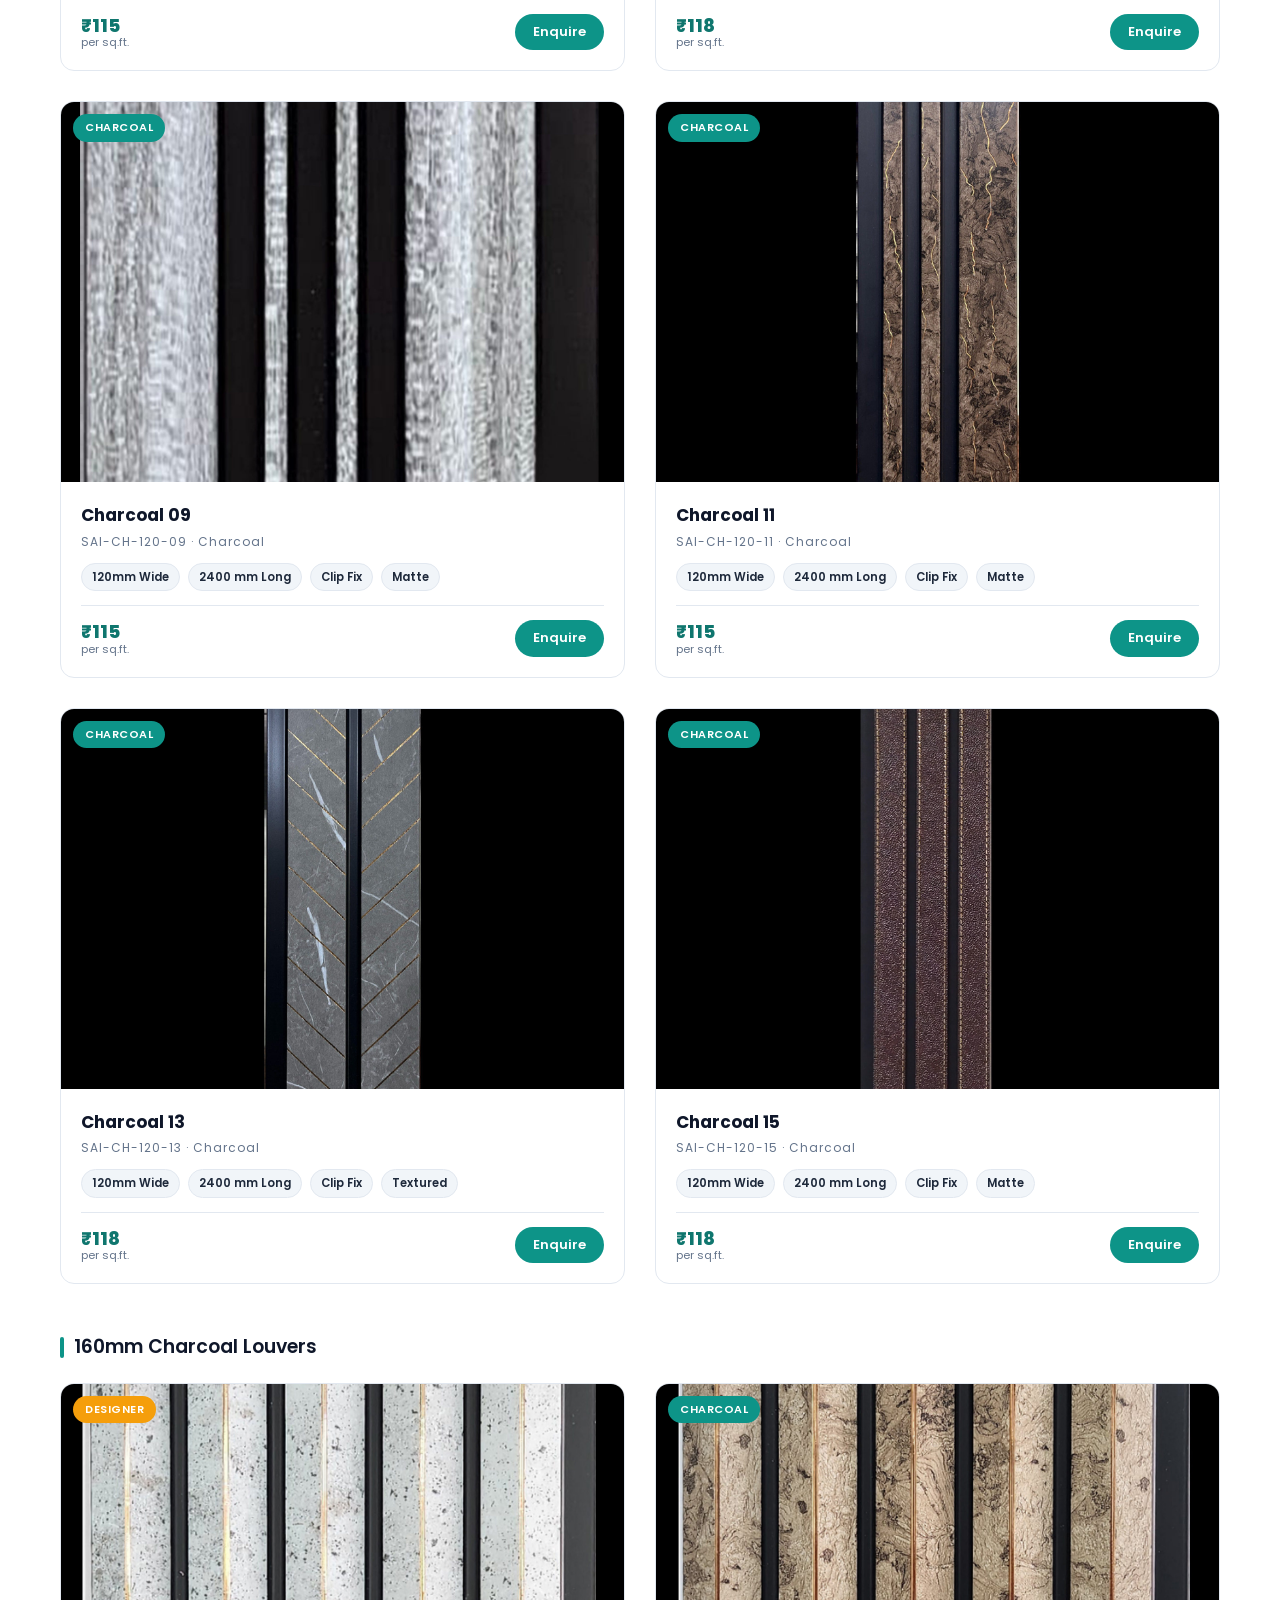
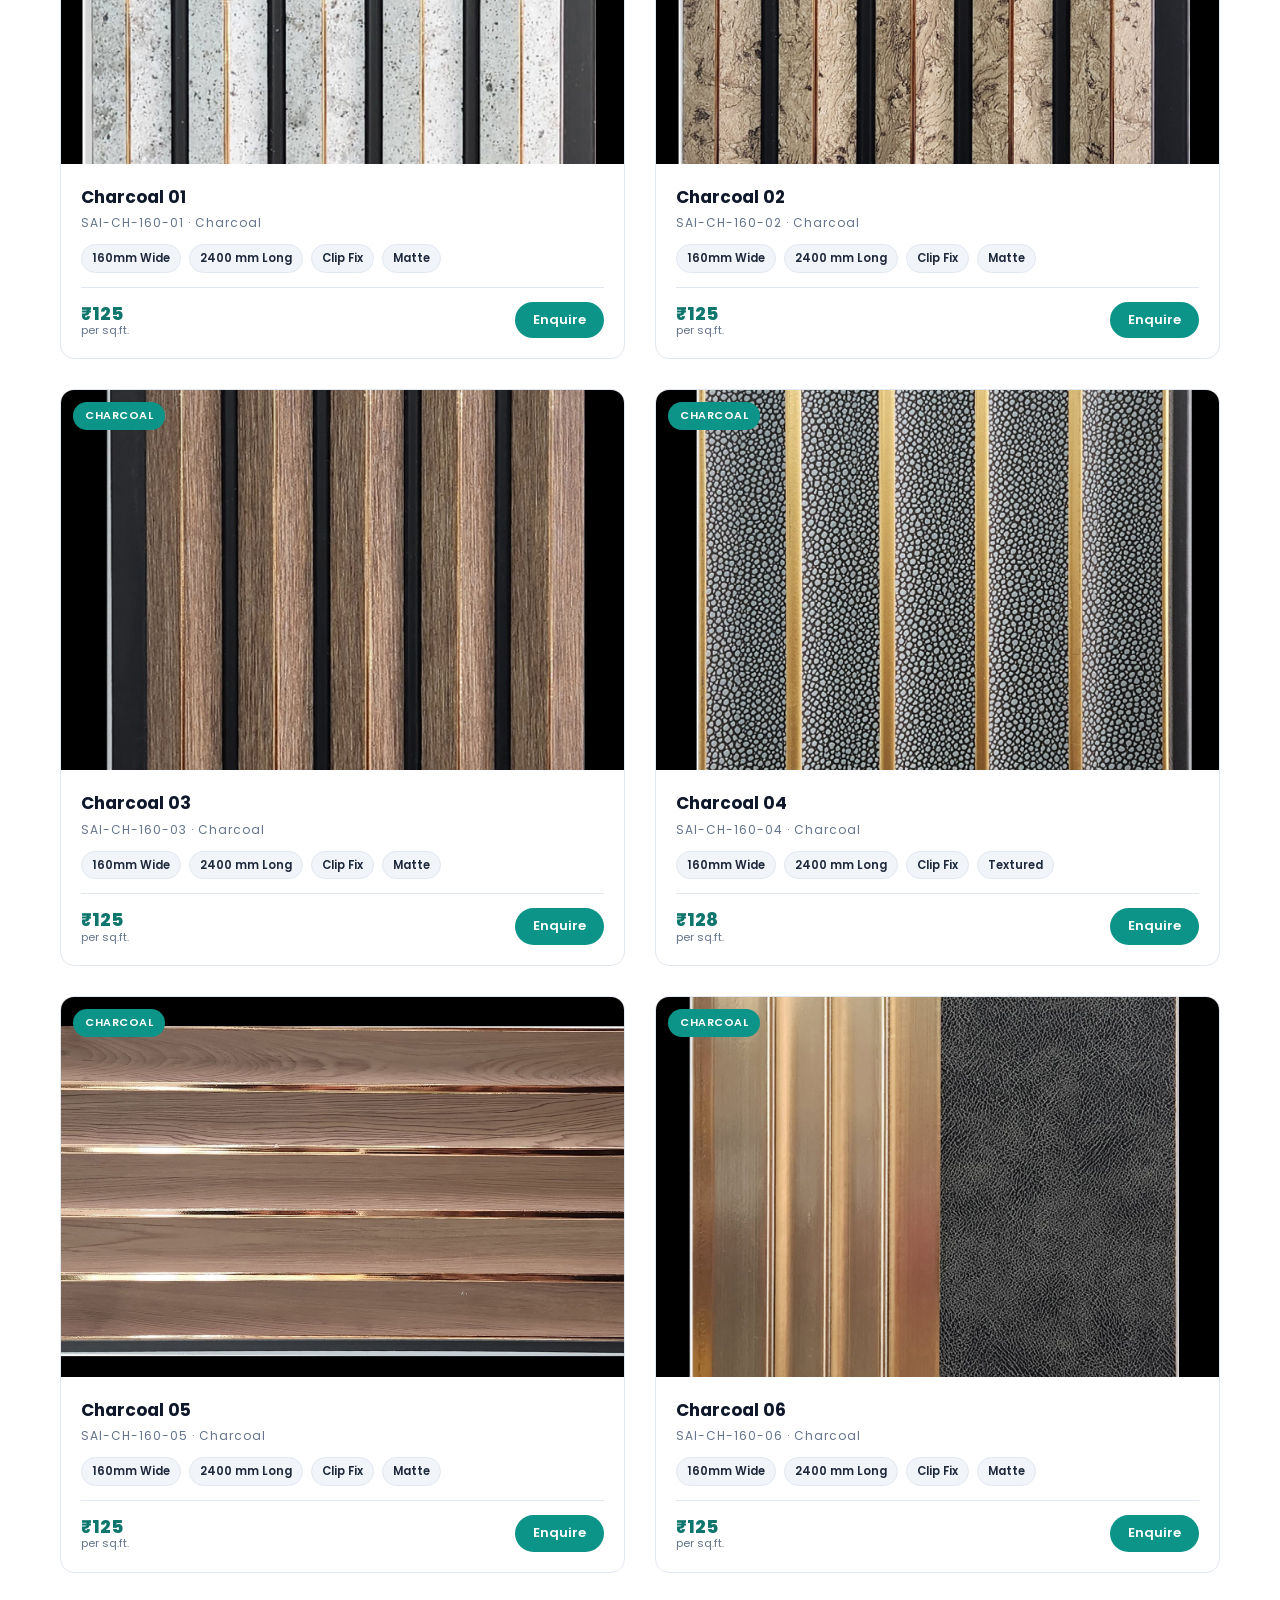
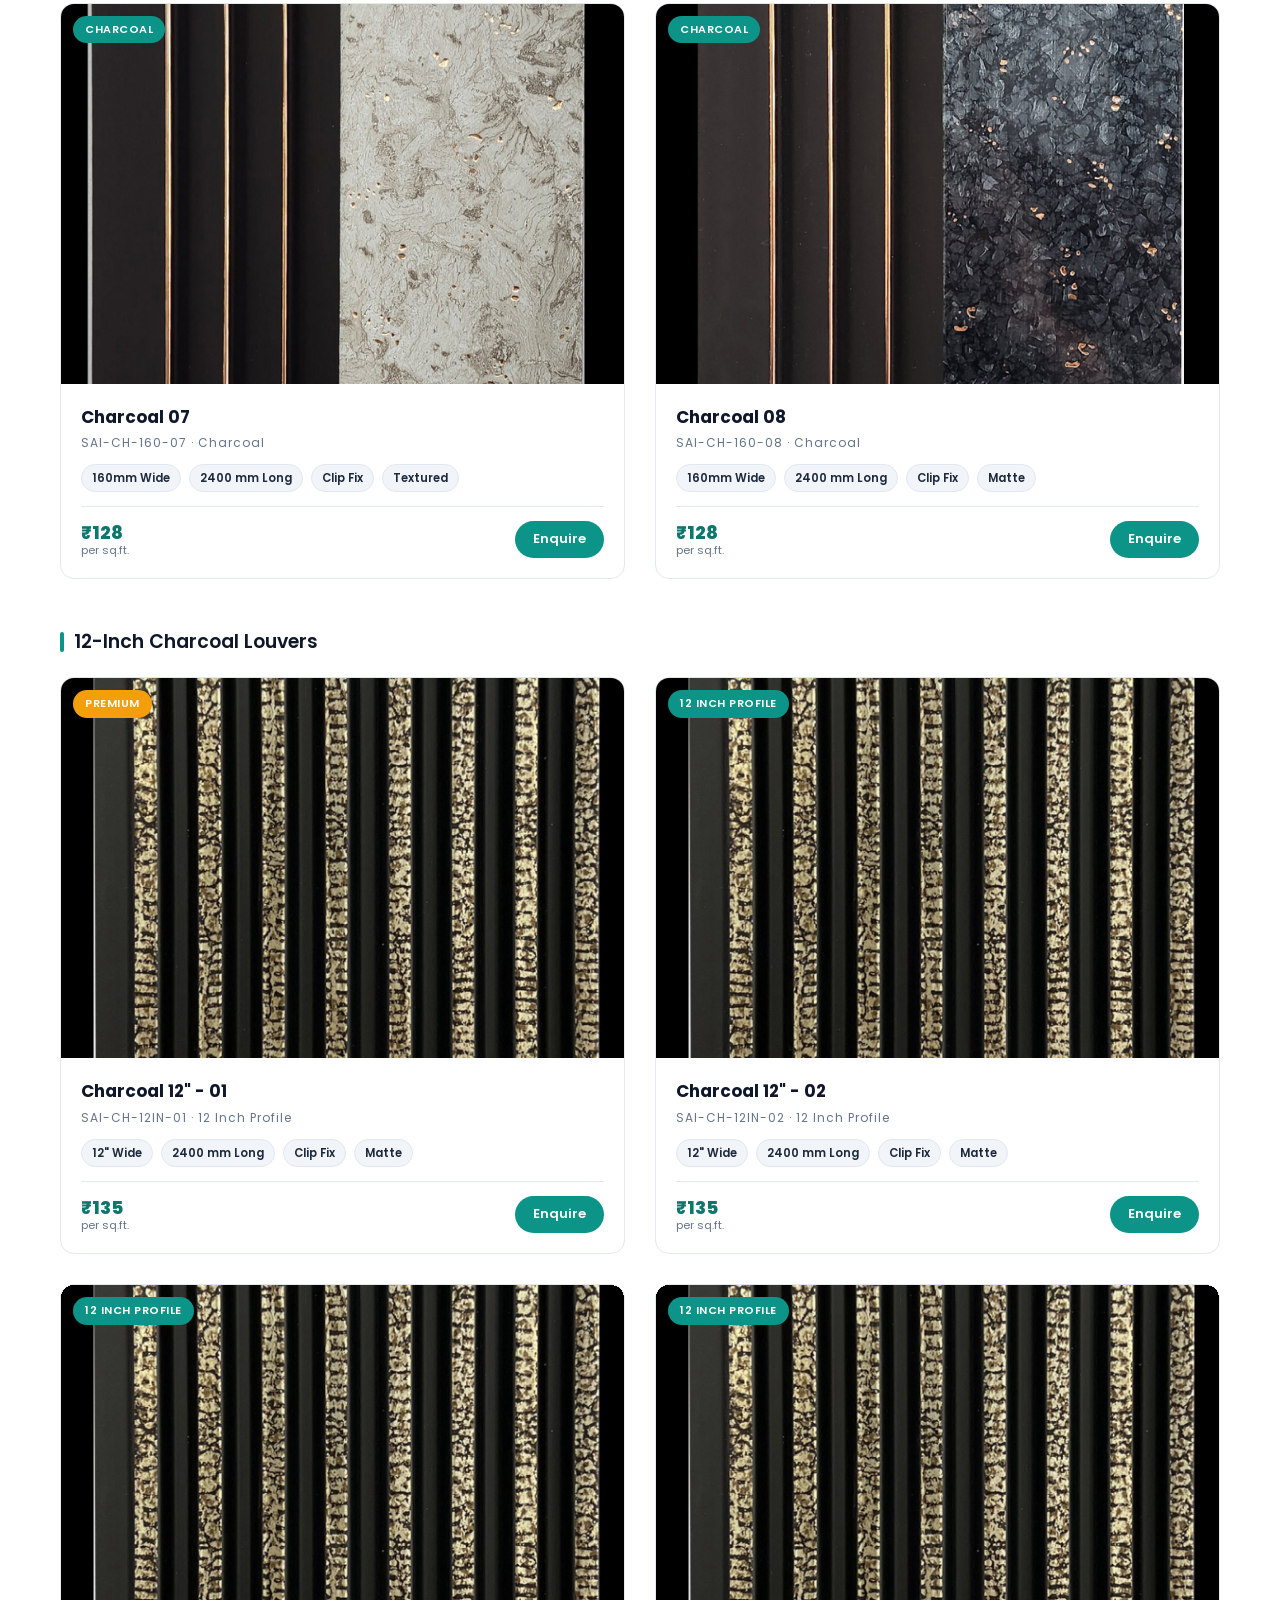
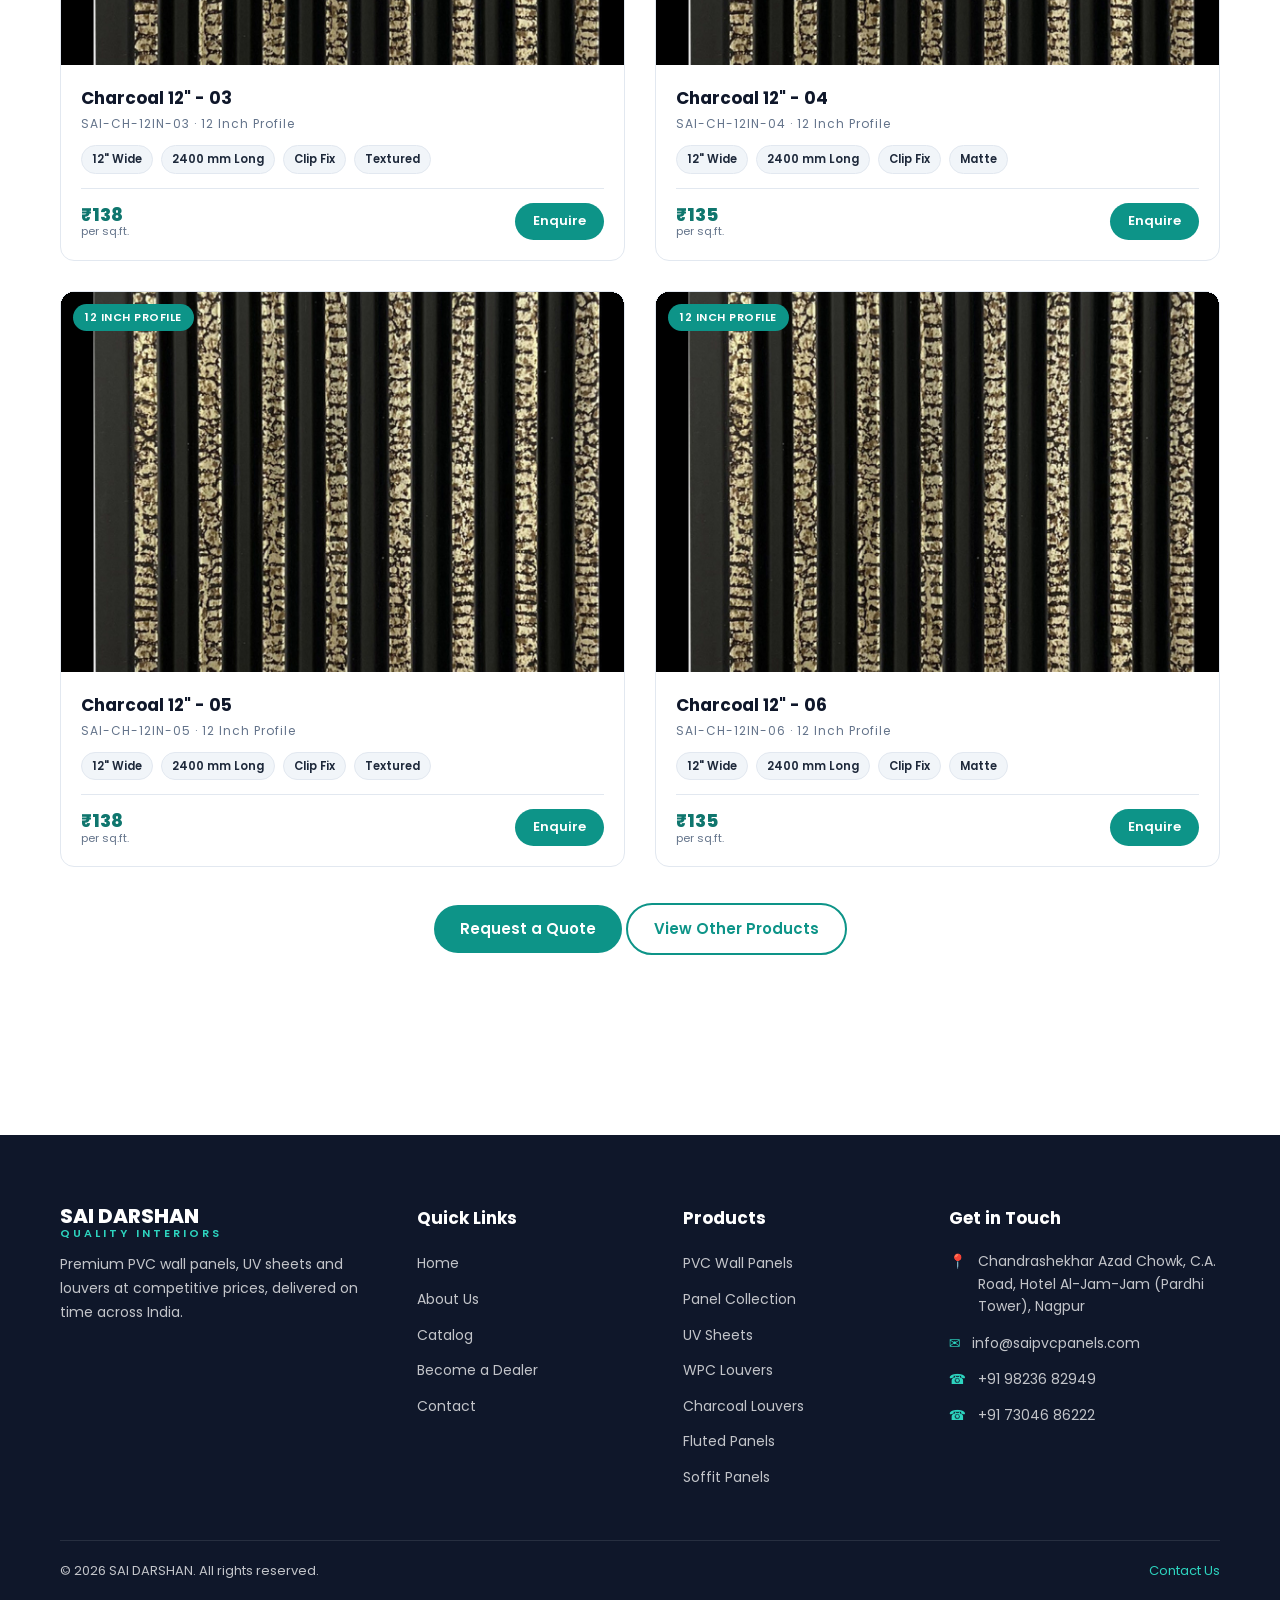
<file: products/charcoal-louvers.html>
<!DOCTYPE html>
<html lang="en">
<head>
  <meta charset="UTF-8" />
  <meta name="viewport" content="width=device-width, initial-scale=1.0" />
  <title>Charcoal Louvers | SAI DARSHAN</title>
  <meta name="description" content="Elegant charcoal louvers for striking accent walls and modern feature panels across interiors." />
  <link rel="preconnect" href="https://fonts.googleapis.com" />
  <link rel="preconnect" href="https://fonts.gstatic.com" crossorigin />
  <link href="https://fonts.googleapis.com/css2?family=Poppins:wght@400;500;600;700;800&display=swap" rel="stylesheet" />
  <link rel="stylesheet" href="../css/style.css" />
  <link rel="icon" href="data:image/svg+xml,<svg xmlns='http://www.w3.org/2000/svg' viewBox='0 0 100 100'><rect rx='20' width='100' height='100' fill='%230d9488'/><text x='50' y='68' font-size='48' font-weight='bold' text-anchor='middle' fill='white' font-family='Arial'>SAI</text></svg>" />

  <meta property="og:title" content="Charcoal Louvers | SAI DARSHAN" />
  <meta property="og:description" content="Premium PVC wall panels, UV sheets, WPC louvers, fluted and soffit panels. Quality, competitive pricing and timely delivery across India." />
  <meta property="og:type" content="website" />
  <meta property="og:url" content="https://saipvcpanels.com/" />
  <meta property="og:image" content="https://saipvcpanels.com/assets/img/og-thumbnail.jpg" />
  <meta property="og:image:width" content="1200" />
  <meta property="og:image:height" content="630" />
  <meta property="og:site_name" content="SAI DARSHAN" />
  <meta name="twitter:card" content="summary_large_image" />
  <meta name="twitter:image" content="https://saipvcpanels.com/assets/img/og-thumbnail.jpg" />
</head>
<body>

  <div class="topbar">
    <div class="container">
      <span>&#9993;&nbsp; <a href="mailto:info@saipvcpanels.com">info@saipvcpanels.com</a></span>
      <span>&#9742;&nbsp; <a href="tel:+919823682949">+91 98236 82949</a></span>
      <span>&#9742;&nbsp; <a href="tel:+917304686222">+91 73046 86222</a></span>
      
      <!-- <div class="topbar-social">
        <a href="#" aria-label="Facebook">Facebook</a>
        <a href="#" aria-label="Instagram">Instagram</a>
        <a href="#" aria-label="YouTube">YouTube</a>
      </div> -->
    </div>
  </div>

  <header class="site-header">
    <div class="container">
      <a href="../index.html" class="brand">
        <div class="brand-logo">SD</div>
        <div class="brand-name">SAI DARSHAN<span>Quality Interiors</span></div>
      </a>
      <nav aria-label="Main navigation">
        <ul class="nav-menu">
          <li><a href="../index.html">Home</a></li>
          <li><a href="../about.html">About</a></li>
          <li><a href="../catalog.html">Catalog</a></li>
          <li class="has-subnav active">
            <a href="../catalog.html">Products <span class="dropdown-arrow">&#9662;</span></a>
            <ul class="dropdown">
<li><a href="pvc-wall-panels.html">PVC Wall Panels</a></li>
              <li><a href="pvc-collection.html">Panel Collection</a></li>
              <li><a href="uv-sheets.html">UV Sheets</a></li>
              <li><a href="wpc-louvers.html">WPC Louvers</a></li>
              <li class="active"><a href="charcoal-louvers.html">Charcoal Louvers</a></li>
              <li><a href="fluted-panels.html">Fluted Panels</a></li>
              <li><a href="soffit-panels.html">Soffit Panels</a></li>
            </ul>
          </li>
          <li><a href="../contact.html">Contact</a></li>
          <li><a href="../become-dealer.html" class="btn btn-primary nav-cta">Become a Dealer</a></li>
        </ul>
      </nav>
      <button class="hamburger" aria-label="Open menu"><span></span><span></span><span></span></button>
    </div>
  </header>

  <section class="page-banner">
    <h1>Charcoal Louvers</h1>
    <div class="breadcrumb"><a href="../index.html">Home</a> &nbsp;/&nbsp; <a href="../catalog.html">Catalog</a> &nbsp;/&nbsp; Charcoal Louvers</div>
  </section>

  <section class="section">
    <div class="container">
      <div class="product-detail">
        <div class="product-gallery">
          <div class="main-thumb" style="overflow:hidden; border-radius: var(--radius); box-shadow: var(--shadow-lg);">
            <img src="../assets/img/panels/charcoal/image.png" alt="Charcoal louvers - dark finish" style="width:100%; height:100%; object-fit:cover;" />
          </div>
        </div>
        <div class="product-info">
          <span class="product-sub">&#10003; In Stock &middot; Bulk Available</span>
          <h2>Charcoal Louvers</h2>
          <p>Charcoal louvers bring a deep, dramatic tone to interior design. Their rich dark shade creates stunning contrast when paired with light walls, and the louver profile adds elegant vertical rhythm. Ideal for TV walls, bedroom accents, lobbies and modern office spaces.</p>

          <div class="specs">
            <div class="spec-row"><span class="label">Material</span><span class="value">WPC / PVC composite</span></div>
            <div class="spec-row"><span class="label">Colour</span><span class="value">Deep charcoal &amp; dark tones</span></div>
            <div class="spec-row"><span class="label">Finish</span><span class="value">Matte, textured</span></div>
            <div class="spec-row"><span class="label">Features</span><span class="value">Fade-resistant, termite-proof, low maintenance</span></div>
            <div class="spec-row"><span class="label">Use</span><span class="value">TV walls, accent walls, lobbies, partitions</span></div>
            <div class="spec-row"><span class="label">Installation</span><span class="value">Clip / screw fixing on framework</span></div>
          </div>

          <div class="product-cta">
            <a href="../contact.html" class="btn btn-primary">Request a Quote</a>
            <a href="../catalog.html" class="btn btn-outline">View Other Products</a>
          </div>
        </div>
      </div>
    </div>
  </section>

  <section class="section features">
    <div class="container">
      <div class="section-head">
        <span class="section-tag">Why Charcoal Louvers</span>
        <h2>Benefits of <span>Charcoal Louvers</span></h2>
      </div>
      <div class="feature-grid">
        <div class="feature-card"><div class="feature-icon">&#128308;</div><h4>Striking Look</h4><p>Deep charcoal adds drama and sophistication to any wall.</p></div>
        <div class="feature-card"><div class="feature-icon">&#9881;</div><h4>Design Contrast</h4><p>Pairs beautifully with light walls, wood tones and minimal decor.</p></div>
        <div class="feature-card"><div class="feature-icon">&#128451;</div><h4>Easy Care</h4><p>Fingerprint-resistant matte surface cleans up easily.</p></div>
        <div class="feature-card"><div class="feature-icon">&#128736;</div><h4>Durable Build</h4><p>Long-lasting composite that holds its colour for years.</p></div>
      </div>
    </div>
  </section>

  <section class="section">
    <div class="container">
      <div class="section-head">
        <span class="section-tag">Popular Designs</span>
        <h2>Browse the <span>Charcoal Louver Collection</span></h2>
        <p>Deep charcoal louvers in 120mm, 160mm and 12-inch profiles — prices are indicative in &#8377;/sq.ft., call for the best bulk rate.</p>
      </div>

      <div class="series-block">
        <h3 class="series-title">120mm Charcoal Louvers</h3>
        <div class="panel-grid">
          <div class="panel-card" data-category="120">
            <div class="panel-media">
              <img src="../assets/img/panels/charcoal/120-01.jpg" alt="Charcoal louver Charcoal 01" loading="lazy" />
              <span class="panel-tag hot">Trending</span>
            </div>
            <div class="panel-body">
              <h3>Charcoal 01</h3>
              <p class="panel-code">SAI-CH-120-01 &middot; Charcoal</p>
              <div class="panel-specs">
                <span>120mm Wide</span><span>2400 mm Long</span><span>Clip Fix</span><span>Matte</span>
              </div>
              <div class="panel-meta">
                <div class="panel-price"><strong>&#8377;115</strong><span>per sq.ft.</span></div>
                <a href="../contact.html?subject=Charcoal%20Louver%20120%20-%2001" class="btn btn-primary">Enquire</a>
              </div>
            </div>
          </div>
          <div class="panel-card" data-category="120">
            <div class="panel-media">
              <img src="../assets/img/panels/charcoal/120-03.jpg" alt="Charcoal louver Charcoal 03" loading="lazy" />
              <span class="panel-tag">Charcoal</span>
            </div>
            <div class="panel-body">
              <h3>Charcoal 03</h3>
              <p class="panel-code">SAI-CH-120-03 &middot; Charcoal</p>
              <div class="panel-specs">
                <span>120mm Wide</span><span>2400 mm Long</span><span>Clip Fix</span><span>Matte</span>
              </div>
              <div class="panel-meta">
                <div class="panel-price"><strong>&#8377;115</strong><span>per sq.ft.</span></div>
                <a href="../contact.html?subject=Charcoal%20Louver%20120%20-%2003" class="btn btn-primary">Enquire</a>
              </div>
            </div>
          </div>
          <div class="panel-card" data-category="120">
            <div class="panel-media">
              <img src="../assets/img/panels/charcoal/120-05.jpg" alt="Charcoal louver Charcoal 05" loading="lazy" />
              <span class="panel-tag">Charcoal</span>
            </div>
            <div class="panel-body">
              <h3>Charcoal 05</h3>
              <p class="panel-code">SAI-CH-120-05 &middot; Charcoal</p>
              <div class="panel-specs">
                <span>120mm Wide</span><span>2400 mm Long</span><span>Clip Fix</span><span>Matte</span>
              </div>
              <div class="panel-meta">
                <div class="panel-price"><strong>&#8377;115</strong><span>per sq.ft.</span></div>
                <a href="../contact.html?subject=Charcoal%20Louver%20120%20-%2005" class="btn btn-primary">Enquire</a>
              </div>
            </div>
          </div>
          <div class="panel-card" data-category="120">
            <div class="panel-media">
              <img src="../assets/img/panels/charcoal/120-07.jpg" alt="Charcoal louver Charcoal 07" loading="lazy" />
              <span class="panel-tag">Charcoal</span>
            </div>
            <div class="panel-body">
              <h3>Charcoal 07</h3>
              <p class="panel-code">SAI-CH-120-07 &middot; Charcoal</p>
              <div class="panel-specs">
                <span>120mm Wide</span><span>2400 mm Long</span><span>Clip Fix</span><span>Textured</span>
              </div>
              <div class="panel-meta">
                <div class="panel-price"><strong>&#8377;118</strong><span>per sq.ft.</span></div>
                <a href="../contact.html?subject=Charcoal%20Louver%20120%20-%2007" class="btn btn-primary">Enquire</a>
              </div>
            </div>
          </div>
          <div class="panel-card" data-category="120">
            <div class="panel-media">
              <img src="../assets/img/panels/charcoal/120-09.jpg" alt="Charcoal louver Charcoal 09" loading="lazy" />
              <span class="panel-tag">Charcoal</span>
            </div>
            <div class="panel-body">
              <h3>Charcoal 09</h3>
              <p class="panel-code">SAI-CH-120-09 &middot; Charcoal</p>
              <div class="panel-specs">
                <span>120mm Wide</span><span>2400 mm Long</span><span>Clip Fix</span><span>Matte</span>
              </div>
              <div class="panel-meta">
                <div class="panel-price"><strong>&#8377;115</strong><span>per sq.ft.</span></div>
                <a href="../contact.html?subject=Charcoal%20Louver%20120%20-%2009" class="btn btn-primary">Enquire</a>
              </div>
            </div>
          </div>
          <div class="panel-card" data-category="120">
            <div class="panel-media">
              <img src="../assets/img/panels/charcoal/120-11.jpg" alt="Charcoal louver Charcoal 11" loading="lazy" />
              <span class="panel-tag">Charcoal</span>
            </div>
            <div class="panel-body">
              <h3>Charcoal 11</h3>
              <p class="panel-code">SAI-CH-120-11 &middot; Charcoal</p>
              <div class="panel-specs">
                <span>120mm Wide</span><span>2400 mm Long</span><span>Clip Fix</span><span>Matte</span>
              </div>
              <div class="panel-meta">
                <div class="panel-price"><strong>&#8377;115</strong><span>per sq.ft.</span></div>
                <a href="../contact.html?subject=Charcoal%20Louver%20120%20-%2011" class="btn btn-primary">Enquire</a>
              </div>
            </div>
          </div>
          <div class="panel-card" data-category="120">
            <div class="panel-media">
              <img src="../assets/img/panels/charcoal/120-13.jpg" alt="Charcoal louver Charcoal 13" loading="lazy" />
              <span class="panel-tag">Charcoal</span>
            </div>
            <div class="panel-body">
              <h3>Charcoal 13</h3>
              <p class="panel-code">SAI-CH-120-13 &middot; Charcoal</p>
              <div class="panel-specs">
                <span>120mm Wide</span><span>2400 mm Long</span><span>Clip Fix</span><span>Textured</span>
              </div>
              <div class="panel-meta">
                <div class="panel-price"><strong>&#8377;118</strong><span>per sq.ft.</span></div>
                <a href="../contact.html?subject=Charcoal%20Louver%20120%20-%2013" class="btn btn-primary">Enquire</a>
              </div>
            </div>
          </div>
          <div class="panel-card" data-category="120">
            <div class="panel-media">
              <img src="../assets/img/panels/charcoal/120-15.jpg" alt="Charcoal louver Charcoal 15" loading="lazy" />
              <span class="panel-tag">Charcoal</span>
            </div>
            <div class="panel-body">
              <h3>Charcoal 15</h3>
              <p class="panel-code">SAI-CH-120-15 &middot; Charcoal</p>
              <div class="panel-specs">
                <span>120mm Wide</span><span>2400 mm Long</span><span>Clip Fix</span><span>Matte</span>
              </div>
              <div class="panel-meta">
                <div class="panel-price"><strong>&#8377;118</strong><span>per sq.ft.</span></div>
                <a href="../contact.html?subject=Charcoal%20Louver%20120%20-%2015" class="btn btn-primary">Enquire</a>
              </div>
            </div>
          </div>
        </div>
      </div>

      <div class="series-block">
        <h3 class="series-title">160mm Charcoal Louvers</h3>
        <div class="panel-grid">
          <div class="panel-card" data-category="160">
            <div class="panel-media">
              <img src="../assets/img/panels/charcoal/160-01.jpg" alt="Charcoal louver Charcoal 01" loading="lazy" />
              <span class="panel-tag hot">Designer</span>
            </div>
            <div class="panel-body">
              <h3>Charcoal 01</h3>
              <p class="panel-code">SAI-CH-160-01 &middot; Charcoal</p>
              <div class="panel-specs">
                <span>160mm Wide</span><span>2400 mm Long</span><span>Clip Fix</span><span>Matte</span>
              </div>
              <div class="panel-meta">
                <div class="panel-price"><strong>&#8377;125</strong><span>per sq.ft.</span></div>
                <a href="../contact.html?subject=Charcoal%20Louver%20160%20-%2001" class="btn btn-primary">Enquire</a>
              </div>
            </div>
          </div>
          <div class="panel-card" data-category="160">
            <div class="panel-media">
              <img src="../assets/img/panels/charcoal/160-02.jpg" alt="Charcoal louver Charcoal 02" loading="lazy" />
              <span class="panel-tag">Charcoal</span>
            </div>
            <div class="panel-body">
              <h3>Charcoal 02</h3>
              <p class="panel-code">SAI-CH-160-02 &middot; Charcoal</p>
              <div class="panel-specs">
                <span>160mm Wide</span><span>2400 mm Long</span><span>Clip Fix</span><span>Matte</span>
              </div>
              <div class="panel-meta">
                <div class="panel-price"><strong>&#8377;125</strong><span>per sq.ft.</span></div>
                <a href="../contact.html?subject=Charcoal%20Louver%20160%20-%2002" class="btn btn-primary">Enquire</a>
              </div>
            </div>
          </div>
          <div class="panel-card" data-category="160">
            <div class="panel-media">
              <img src="../assets/img/panels/charcoal/160-03.jpg" alt="Charcoal louver Charcoal 03" loading="lazy" />
              <span class="panel-tag">Charcoal</span>
            </div>
            <div class="panel-body">
              <h3>Charcoal 03</h3>
              <p class="panel-code">SAI-CH-160-03 &middot; Charcoal</p>
              <div class="panel-specs">
                <span>160mm Wide</span><span>2400 mm Long</span><span>Clip Fix</span><span>Matte</span>
              </div>
              <div class="panel-meta">
                <div class="panel-price"><strong>&#8377;125</strong><span>per sq.ft.</span></div>
                <a href="../contact.html?subject=Charcoal%20Louver%20160%20-%2003" class="btn btn-primary">Enquire</a>
              </div>
            </div>
          </div>
          <div class="panel-card" data-category="160">
            <div class="panel-media">
              <img src="../assets/img/panels/charcoal/160-04.jpg" alt="Charcoal louver Charcoal 04" loading="lazy" />
              <span class="panel-tag">Charcoal</span>
            </div>
            <div class="panel-body">
              <h3>Charcoal 04</h3>
              <p class="panel-code">SAI-CH-160-04 &middot; Charcoal</p>
              <div class="panel-specs">
                <span>160mm Wide</span><span>2400 mm Long</span><span>Clip Fix</span><span>Textured</span>
              </div>
              <div class="panel-meta">
                <div class="panel-price"><strong>&#8377;128</strong><span>per sq.ft.</span></div>
                <a href="../contact.html?subject=Charcoal%20Louver%20160%20-%2004" class="btn btn-primary">Enquire</a>
              </div>
            </div>
          </div>
          <div class="panel-card" data-category="160">
            <div class="panel-media">
              <img src="../assets/img/panels/charcoal/160-05.jpg" alt="Charcoal louver Charcoal 05" loading="lazy" />
              <span class="panel-tag">Charcoal</span>
            </div>
            <div class="panel-body">
              <h3>Charcoal 05</h3>
              <p class="panel-code">SAI-CH-160-05 &middot; Charcoal</p>
              <div class="panel-specs">
                <span>160mm Wide</span><span>2400 mm Long</span><span>Clip Fix</span><span>Matte</span>
              </div>
              <div class="panel-meta">
                <div class="panel-price"><strong>&#8377;125</strong><span>per sq.ft.</span></div>
                <a href="../contact.html?subject=Charcoal%20Louver%20160%20-%2005" class="btn btn-primary">Enquire</a>
              </div>
            </div>
          </div>
          <div class="panel-card" data-category="160">
            <div class="panel-media">
              <img src="../assets/img/panels/charcoal/160-06.jpg" alt="Charcoal louver Charcoal 06" loading="lazy" />
              <span class="panel-tag">Charcoal</span>
            </div>
            <div class="panel-body">
              <h3>Charcoal 06</h3>
              <p class="panel-code">SAI-CH-160-06 &middot; Charcoal</p>
              <div class="panel-specs">
                <span>160mm Wide</span><span>2400 mm Long</span><span>Clip Fix</span><span>Matte</span>
              </div>
              <div class="panel-meta">
                <div class="panel-price"><strong>&#8377;125</strong><span>per sq.ft.</span></div>
                <a href="../contact.html?subject=Charcoal%20Louver%20160%20-%2006" class="btn btn-primary">Enquire</a>
              </div>
            </div>
          </div>
          <div class="panel-card" data-category="160">
            <div class="panel-media">
              <img src="../assets/img/panels/charcoal/160-07.jpg" alt="Charcoal louver Charcoal 07" loading="lazy" />
              <span class="panel-tag">Charcoal</span>
            </div>
            <div class="panel-body">
              <h3>Charcoal 07</h3>
              <p class="panel-code">SAI-CH-160-07 &middot; Charcoal</p>
              <div class="panel-specs">
                <span>160mm Wide</span><span>2400 mm Long</span><span>Clip Fix</span><span>Textured</span>
              </div>
              <div class="panel-meta">
                <div class="panel-price"><strong>&#8377;128</strong><span>per sq.ft.</span></div>
                <a href="../contact.html?subject=Charcoal%20Louver%20160%20-%2007" class="btn btn-primary">Enquire</a>
              </div>
            </div>
          </div>
          <div class="panel-card" data-category="160">
            <div class="panel-media">
              <img src="../assets/img/panels/charcoal/160-08.jpg" alt="Charcoal louver Charcoal 08" loading="lazy" />
              <span class="panel-tag">Charcoal</span>
            </div>
            <div class="panel-body">
              <h3>Charcoal 08</h3>
              <p class="panel-code">SAI-CH-160-08 &middot; Charcoal</p>
              <div class="panel-specs">
                <span>160mm Wide</span><span>2400 mm Long</span><span>Clip Fix</span><span>Matte</span>
              </div>
              <div class="panel-meta">
                <div class="panel-price"><strong>&#8377;128</strong><span>per sq.ft.</span></div>
                <a href="../contact.html?subject=Charcoal%20Louver%20160%20-%2008" class="btn btn-primary">Enquire</a>
              </div>
            </div>
          </div>
        </div>
      </div>

      <div class="series-block">
        <h3 class="series-title">12-Inch Charcoal Louvers</h3>
        <div class="panel-grid">
          <div class="panel-card" data-category="12in">
            <div class="panel-media">
              <img src="../assets/img/panels/charcoal/12in-01.jpg" alt="Charcoal louver Charcoal 12 inch 01" loading="lazy" />
              <span class="panel-tag hot">Premium</span>
            </div>
            <div class="panel-body">
              <h3>Charcoal 12&quot; - 01</h3>
              <p class="panel-code">SAI-CH-12IN-01 &middot; 12 Inch Profile</p>
              <div class="panel-specs">
                <span>12&quot; Wide</span><span>2400 mm Long</span><span>Clip Fix</span><span>Matte</span>
              </div>
              <div class="panel-meta">
                <div class="panel-price"><strong>&#8377;135</strong><span>per sq.ft.</span></div>
                <a href="../contact.html?subject=Charcoal%2012%20Inch%20Louver%2001" class="btn btn-primary">Enquire</a>
              </div>
            </div>
          </div>
          <div class="panel-card" data-category="12in">
            <div class="panel-media">
              <img src="../assets/img/panels/charcoal/12in-02.jpg" alt="Charcoal louver Charcoal 12 inch 02" loading="lazy" />
              <span class="panel-tag">12 Inch Profile</span>
            </div>
            <div class="panel-body">
              <h3>Charcoal 12&quot; - 02</h3>
              <p class="panel-code">SAI-CH-12IN-02 &middot; 12 Inch Profile</p>
              <div class="panel-specs">
                <span>12&quot; Wide</span><span>2400 mm Long</span><span>Clip Fix</span><span>Matte</span>
              </div>
              <div class="panel-meta">
                <div class="panel-price"><strong>&#8377;135</strong><span>per sq.ft.</span></div>
                <a href="../contact.html?subject=Charcoal%2012%20Inch%20Louver%2002" class="btn btn-primary">Enquire</a>
              </div>
            </div>
          </div>
          <div class="panel-card" data-category="12in">
            <div class="panel-media">
              <img src="../assets/img/panels/charcoal/12in-03.jpg" alt="Charcoal louver Charcoal 12 inch 03" loading="lazy" />
              <span class="panel-tag">12 Inch Profile</span>
            </div>
            <div class="panel-body">
              <h3>Charcoal 12&quot; - 03</h3>
              <p class="panel-code">SAI-CH-12IN-03 &middot; 12 Inch Profile</p>
              <div class="panel-specs">
                <span>12&quot; Wide</span><span>2400 mm Long</span><span>Clip Fix</span><span>Textured</span>
              </div>
              <div class="panel-meta">
                <div class="panel-price"><strong>&#8377;138</strong><span>per sq.ft.</span></div>
                <a href="../contact.html?subject=Charcoal%2012%20Inch%20Louver%2003" class="btn btn-primary">Enquire</a>
              </div>
            </div>
          </div>
          <div class="panel-card" data-category="12in">
            <div class="panel-media">
              <img src="../assets/img/panels/charcoal/12in-04.jpg" alt="Charcoal louver Charcoal 12 inch 04" loading="lazy" />
              <span class="panel-tag">12 Inch Profile</span>
            </div>
            <div class="panel-body">
              <h3>Charcoal 12&quot; - 04</h3>
              <p class="panel-code">SAI-CH-12IN-04 &middot; 12 Inch Profile</p>
              <div class="panel-specs">
                <span>12&quot; Wide</span><span>2400 mm Long</span><span>Clip Fix</span><span>Matte</span>
              </div>
              <div class="panel-meta">
                <div class="panel-price"><strong>&#8377;135</strong><span>per sq.ft.</span></div>
                <a href="../contact.html?subject=Charcoal%2012%20Inch%20Louver%2004" class="btn btn-primary">Enquire</a>
              </div>
            </div>
          </div>
          <div class="panel-card" data-category="12in">
            <div class="panel-media">
              <img src="../assets/img/panels/charcoal/12in-05.jpg" alt="Charcoal louver Charcoal 12 inch 05" loading="lazy" />
              <span class="panel-tag">12 Inch Profile</span>
            </div>
            <div class="panel-body">
              <h3>Charcoal 12&quot; - 05</h3>
              <p class="panel-code">SAI-CH-12IN-05 &middot; 12 Inch Profile</p>
              <div class="panel-specs">
                <span>12&quot; Wide</span><span>2400 mm Long</span><span>Clip Fix</span><span>Textured</span>
              </div>
              <div class="panel-meta">
                <div class="panel-price"><strong>&#8377;138</strong><span>per sq.ft.</span></div>
                <a href="../contact.html?subject=Charcoal%2012%20Inch%20Louver%2005" class="btn btn-primary">Enquire</a>
              </div>
            </div>
          </div>
          <div class="panel-card" data-category="12in">
            <div class="panel-media">
              <img src="../assets/img/panels/charcoal/12in-06.jpg" alt="Charcoal louver Charcoal 12 inch 06" loading="lazy" />
              <span class="panel-tag">12 Inch Profile</span>
            </div>
            <div class="panel-body">
              <h3>Charcoal 12&quot; - 06</h3>
              <p class="panel-code">SAI-CH-12IN-06 &middot; 12 Inch Profile</p>
              <div class="panel-specs">
                <span>12&quot; Wide</span><span>2400 mm Long</span><span>Clip Fix</span><span>Matte</span>
              </div>
              <div class="panel-meta">
                <div class="panel-price"><strong>&#8377;135</strong><span>per sq.ft.</span></div>
                <a href="../contact.html?subject=Charcoal%2012%20Inch%20Louver%2006" class="btn btn-primary">Enquire</a>
              </div>
            </div>
          </div>
        </div>
      </div>

      <div class="collection-note">
        <a href="../contact.html" class="btn btn-primary">Request a Quote</a>
        <a href="../catalog.html" class="btn btn-outline">View Other Products</a>
      </div>
    </div>
  </section>

  <footer class="site-footer">
    <div class="container">
      <div class="footer-grid">
        <div class="footer-brand">
          <a href="../index.html" class="brand-name">SAI DARSHAN<span>Quality Interiors</span></a>
          <p>Premium PVC wall panels, UV sheets and louvers at competitive prices, delivered on time across India.</p>
          <!-- <div class="footer-social">
            <a href="#" aria-label="Facebook">F</a>
            <a href="#" aria-label="Instagram">I</a>
            <a href="#" aria-label="YouTube">Y</a>
          </div> -->
        </div>
        <div>
          <h4>Quick Links</h4>
          <ul class="footer-links">
            <li><a href="../index.html">Home</a></li>
            <li><a href="../about.html">About Us</a></li>
            <li><a href="../catalog.html">Catalog</a></li>
            <li><a href="../become-dealer.html">Become a Dealer</a></li>
            <li><a href="../contact.html">Contact</a></li>
          </ul>
        </div>
        <div>
          <h4>Products</h4>
          <ul class="footer-links">
<li><a href="pvc-wall-panels.html">PVC Wall Panels</a></li>
            <li><a href="pvc-collection.html">Panel Collection</a></li>
            <li><a href="uv-sheets.html">UV Sheets</a></li>
            <li><a href="wpc-louvers.html">WPC Louvers</a></li>
            <li><a href="charcoal-louvers.html">Charcoal Louvers</a></li>
            <li><a href="fluted-panels.html">Fluted Panels</a></li>
            <li><a href="soffit-panels.html">Soffit Panels</a></li>
          </ul>
        </div>
        <div>
          <h4>Get in Touch</h4>
          <ul class="footer-contact">
            <li><span class="icon">&#128205;</span><p>Chandrashekhar Azad Chowk, C.A. Road, Hotel Al-Jam-Jam (Pardhi Tower), Nagpur</p></li>
            <li><span class="icon">&#9993;</span><a href="mailto:info@saipvcpanels.com">info@saipvcpanels.com</a></li>
            <li><span class="icon">&#9742;</span><a href="tel:+919823682949">+91 98236 82949</a></li>
            <li><span class="icon">&#9742;</span><a href="tel:+917304686222">+91 73046 86222</a></li>
          
          </ul>
        </div>
      </div>
      <div class="footer-bottom">
        <p>&copy; <span id="year"></span> SAI DARSHAN. All rights reserved.</p>
        <p><a href="../contact.html">Contact Us</a></p>
      </div>
    </div>
  </footer>

  <script src="../js/main.js"></script>
</body>
</html>
</file>
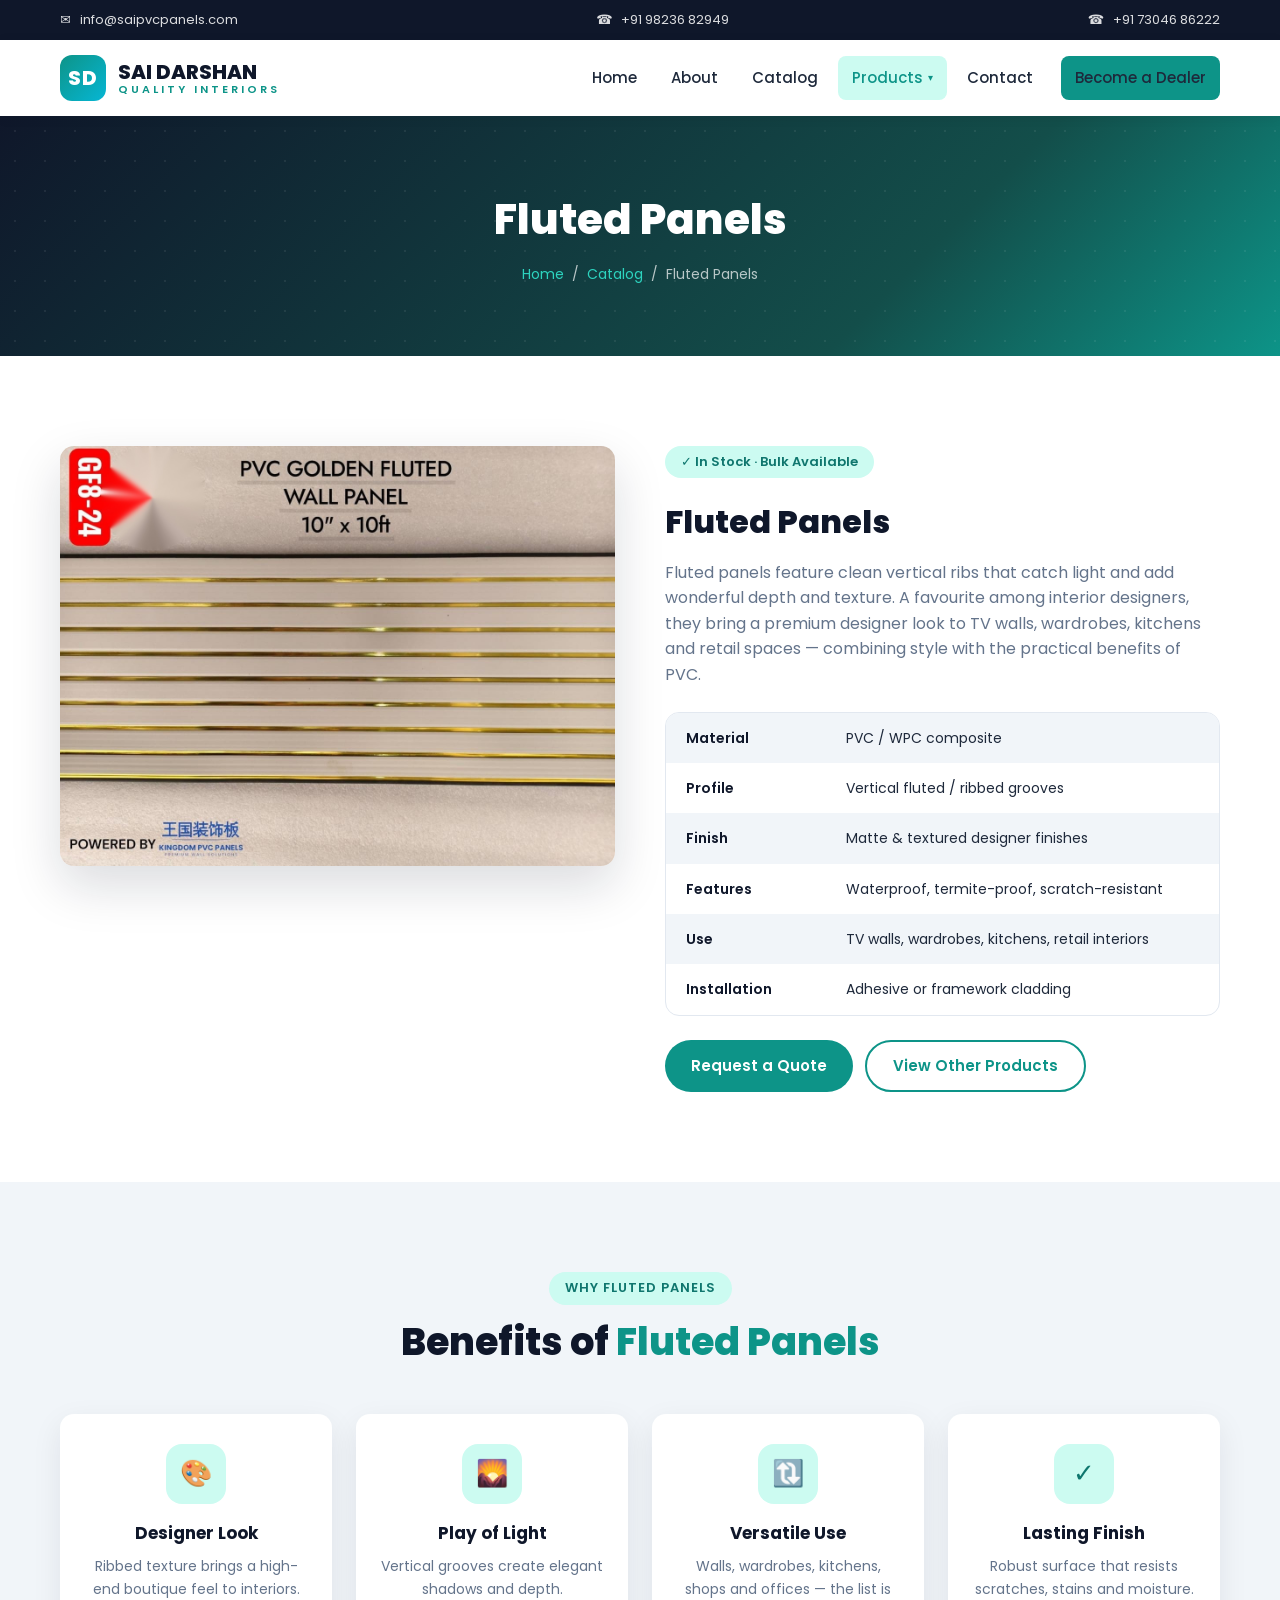
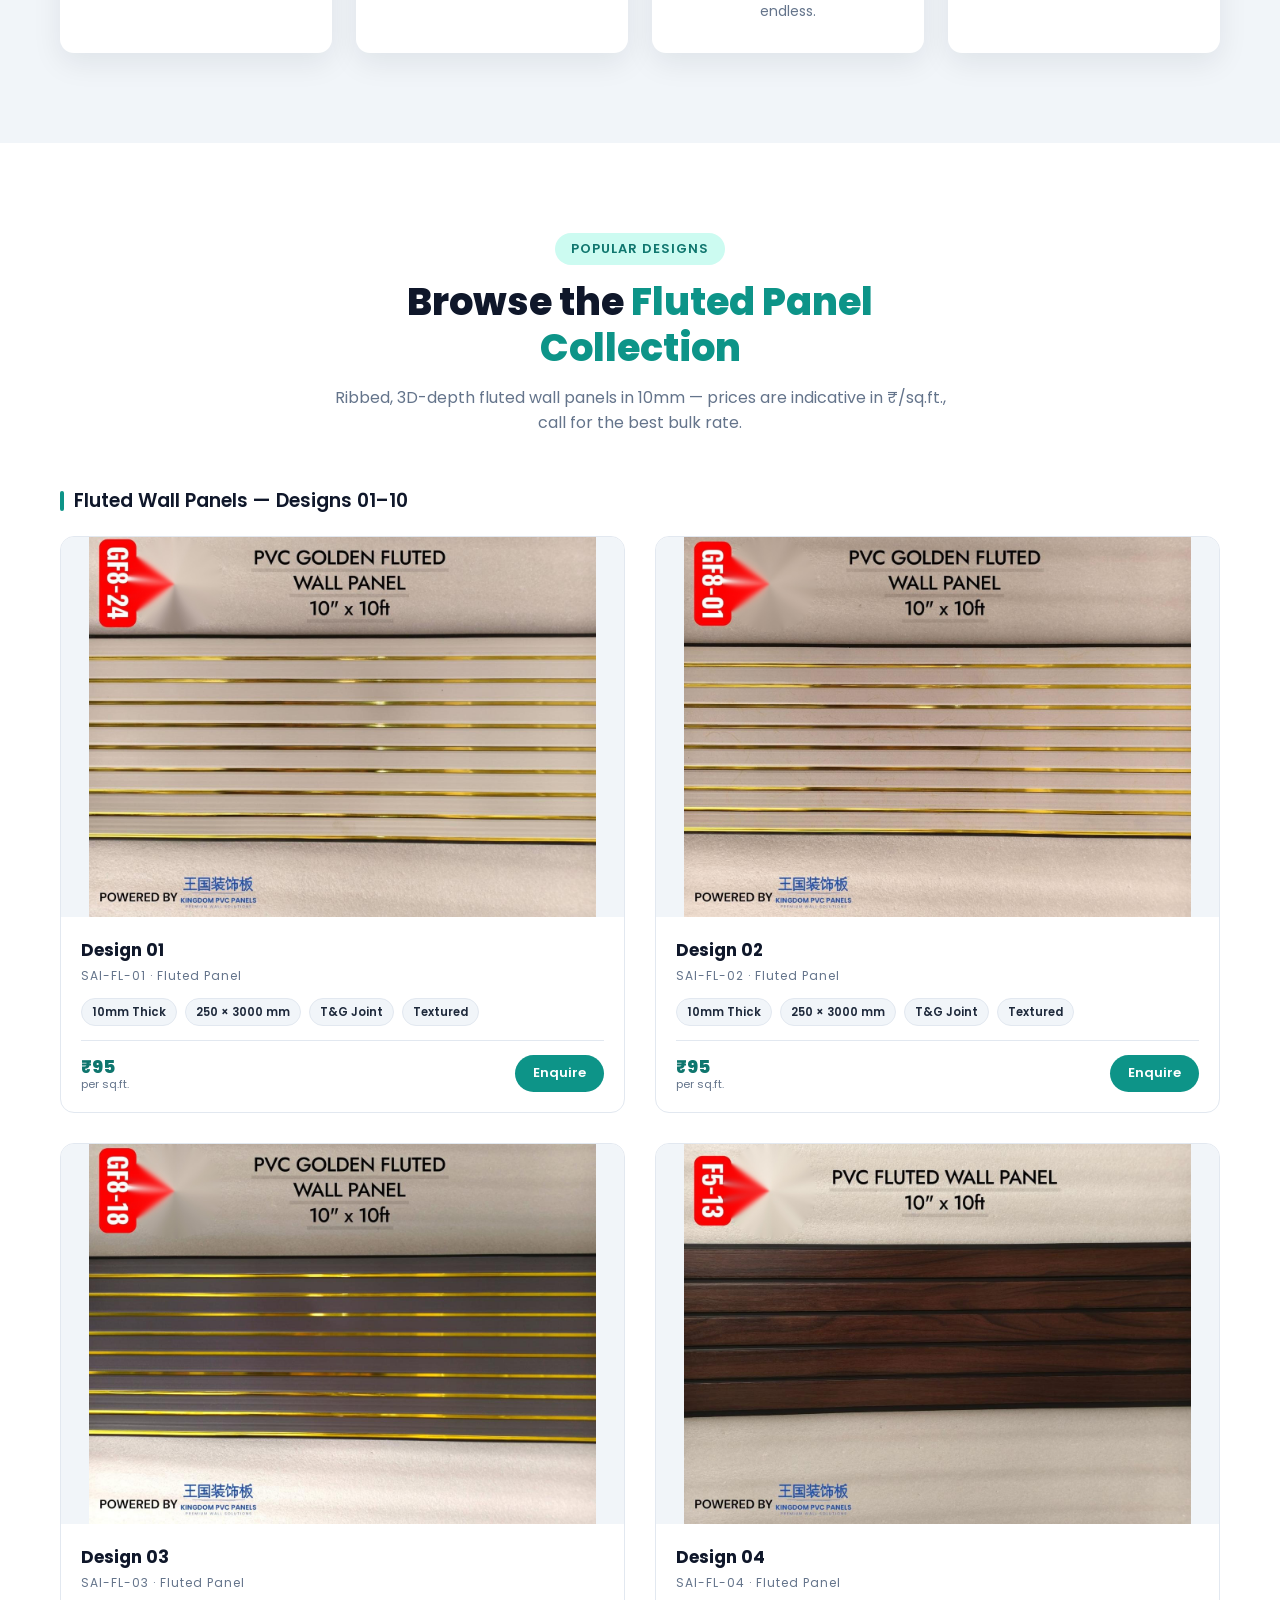
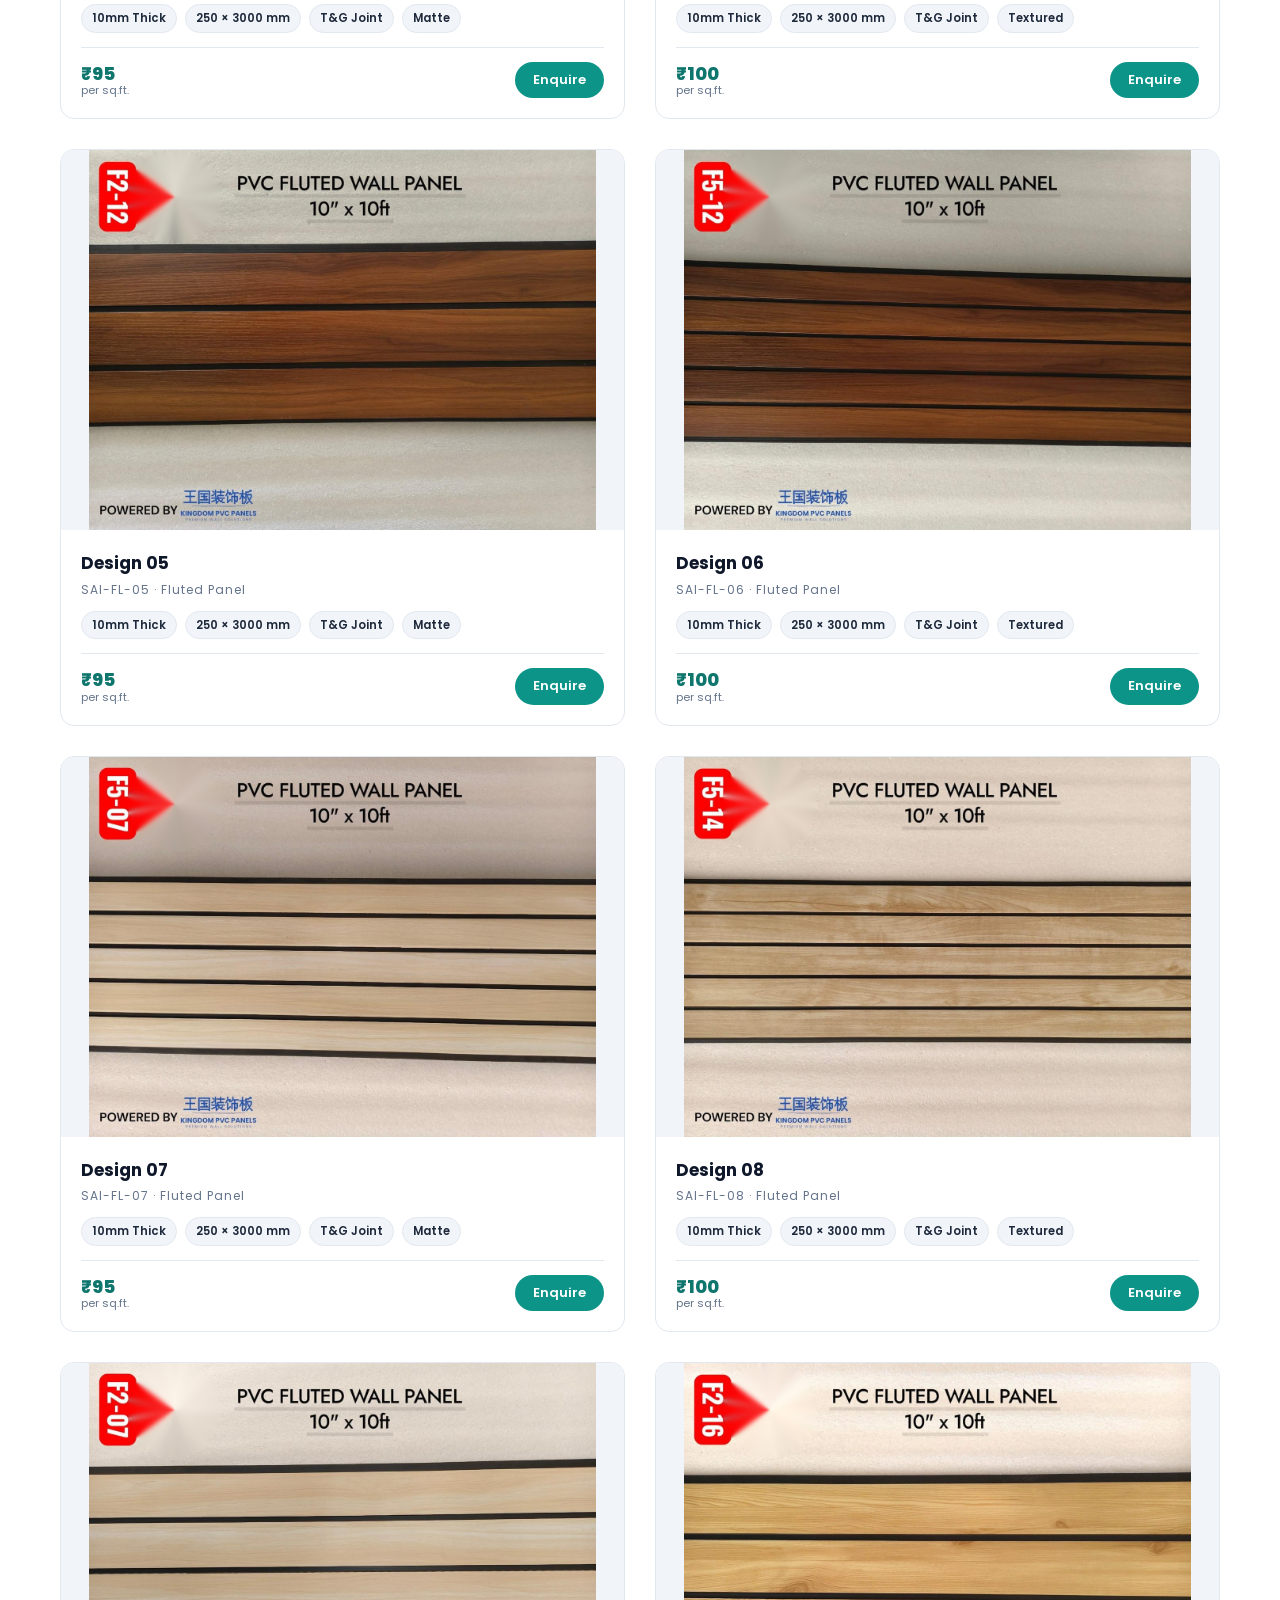
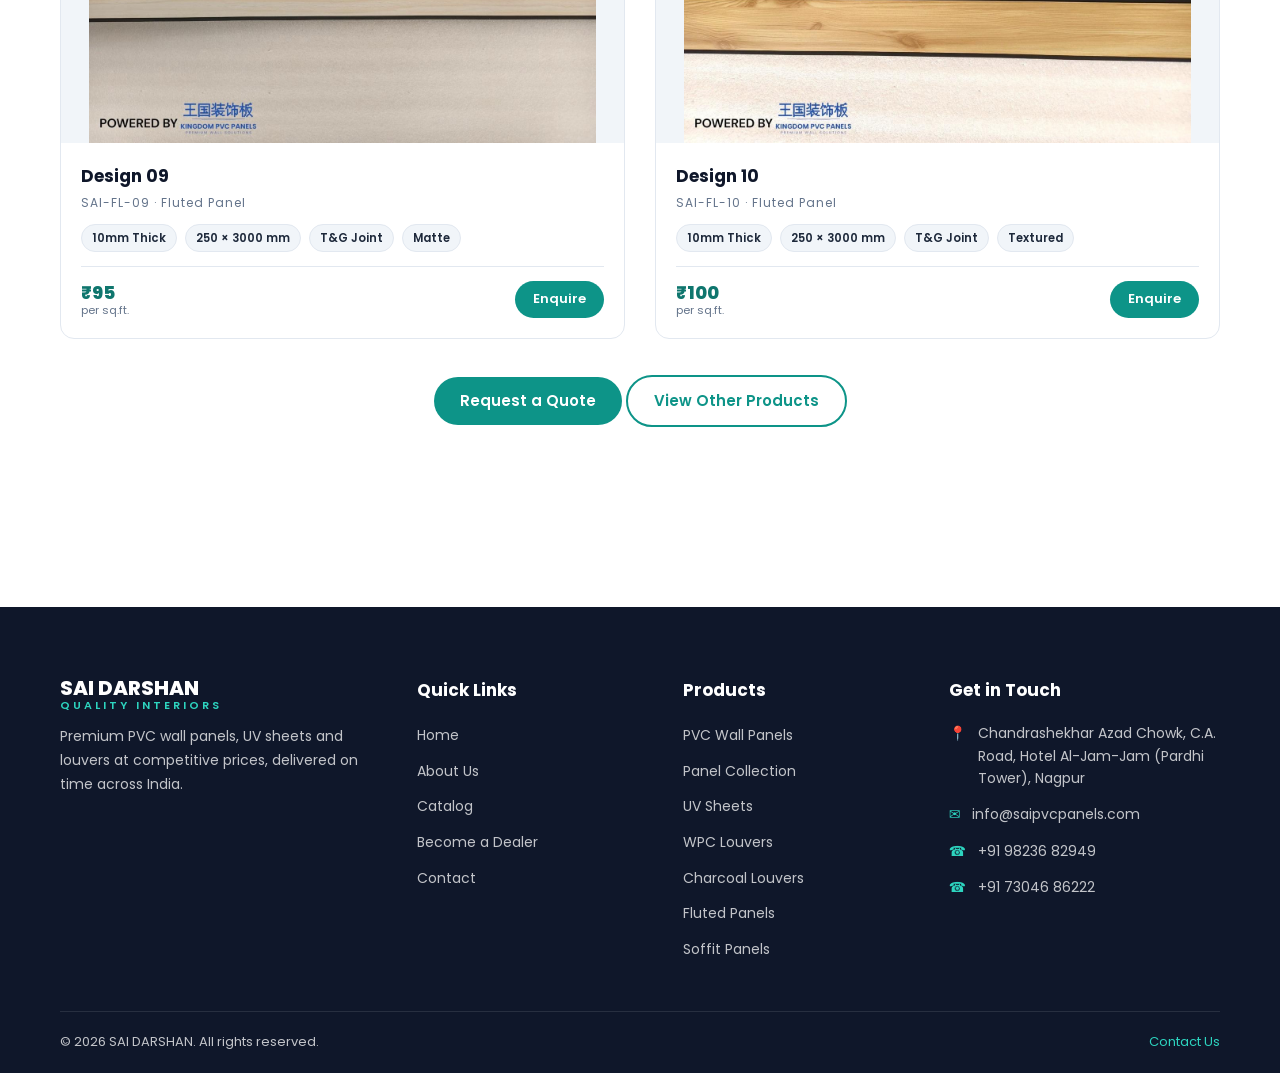
<file: products/fluted-panels.html>
<!DOCTYPE html>
<html lang="en">
<head>
  <meta charset="UTF-8" />
  <meta name="viewport" content="width=device-width, initial-scale=1.0" />
  <title>Fluted Panels | SAI DARSHAN</title>
  <meta name="description" content="Premium fluted panels — ribbed, vertical-groove panels that add depth, texture and luxury to any room." />
  <link rel="preconnect" href="https://fonts.googleapis.com" />
  <link rel="preconnect" href="https://fonts.gstatic.com" crossorigin />
  <link href="https://fonts.googleapis.com/css2?family=Poppins:wght@400;500;600;700;800&display=swap" rel="stylesheet" />
  <link rel="stylesheet" href="../css/style.css" />
  <style>
    .panel-media {
      height: 380px;
      background: #f1f5f9;
    }
    .panel-media img {
      object-fit: contain;
    }
    .panel-card:hover .panel-media img {
      transform: scale(1.03);
    }
  </style>
  <link rel="icon" href="data:image/svg+xml,<svg xmlns='http://www.w3.org/2000/svg' viewBox='0 0 100 100'><rect rx='20' width='100' height='100' fill='%230d9488'/><text x='50' y='68' font-size='48' font-weight='bold' text-anchor='middle' fill='white' font-family='Arial'>SAI</text></svg>" />

  <meta property="og:title" content="Fluted Panels | SAI DARSHAN" />
  <meta property="og:description" content="Premium PVC wall panels, UV sheets, WPC louvers, fluted and soffit panels. Quality, competitive pricing and timely delivery across India." />
  <meta property="og:type" content="website" />
  <meta property="og:url" content="https://saipvcpanels.com/" />
  <meta property="og:image" content="https://saipvcpanels.com/assets/img/og-thumbnail.jpg" />
  <meta property="og:image:width" content="1200" />
  <meta property="og:image:height" content="630" />
  <meta property="og:site_name" content="SAI DARSHAN" />
  <meta name="twitter:card" content="summary_large_image" />
  <meta name="twitter:image" content="https://saipvcpanels.com/assets/img/og-thumbnail.jpg" />
</head>
<body>

  <div class="topbar">
    <div class="container">
      <span>&#9993;&nbsp; <a href="mailto:info@saipvcpanels.com">info@saipvcpanels.com</a></span>
      <span>&#9742;&nbsp; <a href="tel:+919823682949">+91 98236 82949</a></span>
      <span>&#9742;&nbsp; <a href="tel:+917304686222">+91 73046 86222</a></span>
      
      <!-- <div class="topbar-social">
        <a href="#" aria-label="Facebook">Facebook</a>
        <a href="#" aria-label="Instagram">Instagram</a>
        <a href="#" aria-label="YouTube">YouTube</a>
      </div> -->
    </div>
  </div>

  <header class="site-header">
    <div class="container">
      <a href="../index.html" class="brand">
        <div class="brand-logo">SD</div>
        <div class="brand-name">SAI DARSHAN<span>Quality Interiors</span></div>
      </a>
      <nav aria-label="Main navigation">
        <ul class="nav-menu">
          <li><a href="../index.html">Home</a></li>
          <li><a href="../about.html">About</a></li>
          <li><a href="../catalog.html">Catalog</a></li>
          <li class="has-subnav active">
            <a href="../catalog.html">Products <span class="dropdown-arrow">&#9662;</span></a>
            <ul class="dropdown">
<li><a href="pvc-wall-panels.html">PVC Wall Panels</a></li>
              <li><a href="pvc-collection.html">Panel Collection</a></li>
              <li><a href="uv-sheets.html">UV Sheets</a></li>
              <li><a href="wpc-louvers.html">WPC Louvers</a></li>
              <li><a href="charcoal-louvers.html">Charcoal Louvers</a></li>
              <li class="active"><a href="fluted-panels.html">Fluted Panels</a></li>
              <li><a href="soffit-panels.html">Soffit Panels</a></li>
            </ul>
          </li>
          <li><a href="../contact.html">Contact</a></li>
          <li><a href="../become-dealer.html" class="btn btn-primary nav-cta">Become a Dealer</a></li>
        </ul>
      </nav>
      <button class="hamburger" aria-label="Open menu"><span></span><span></span><span></span></button>
    </div>
  </header>

  <section class="page-banner">
    <h1>Fluted Panels</h1>
    <div class="breadcrumb"><a href="../index.html">Home</a> &nbsp;/&nbsp; <a href="../catalog.html">Catalog</a> &nbsp;/&nbsp; Fluted Panels</div>
  </section>

  <section class="section">
    <div class="container">
      <div class="product-detail">
        <div class="product-gallery">
          <div class="main-thumb" style="overflow:hidden; border-radius: var(--radius); box-shadow: var(--shadow-lg);">
            <img src="../assets/img/panels/fluted/panel_01_clean.jpg" alt="Fluted panels" style="width:100%; height:100%; object-fit:cover;" />
          </div>
        </div>
        <div class="product-info">
          <span class="product-sub">&#10003; In Stock &middot; Bulk Available</span>
          <h2>Fluted Panels</h2>
          <p>Fluted panels feature clean vertical ribs that catch light and add wonderful depth and texture. A favourite among interior designers, they bring a premium designer look to TV walls, wardrobes, kitchens and retail spaces — combining style with the practical benefits of PVC.</p>

          <div class="specs">
            <div class="spec-row"><span class="label">Material</span><span class="value">PVC / WPC composite</span></div>
            <div class="spec-row"><span class="label">Profile</span><span class="value">Vertical fluted / ribbed grooves</span></div>
            <div class="spec-row"><span class="label">Finish</span><span class="value">Matte &amp; textured designer finishes</span></div>
            <div class="spec-row"><span class="label">Features</span><span class="value">Waterproof, termite-proof, scratch-resistant</span></div>
            <div class="spec-row"><span class="label">Use</span><span class="value">TV walls, wardrobes, kitchens, retail interiors</span></div>
            <div class="spec-row"><span class="label">Installation</span><span class="value">Adhesive or framework cladding</span></div>
          </div>

          <div class="product-cta">
            <a href="../contact.html" class="btn btn-primary">Request a Quote</a>
            <a href="../catalog.html" class="btn btn-outline">View Other Products</a>
          </div>
        </div>
      </div>
    </div>
  </section>

  <section class="section features">
    <div class="container">
      <div class="section-head">
        <span class="section-tag">Why Fluted Panels</span>
        <h2>Benefits of <span>Fluted Panels</span></h2>
      </div>
      <div class="feature-grid">
        <div class="feature-card"><div class="feature-icon">&#127912;</div><h4>Designer Look</h4><p>Ribbed texture brings a high-end boutique feel to interiors.</p></div>
        <div class="feature-card"><div class="feature-icon">&#127748;</div><h4>Play of Light</h4><p>Vertical grooves create elegant shadows and depth.</p></div>
        <div class="feature-card"><div class="feature-icon">&#128259;</div><h4>Versatile Use</h4><p>Walls, wardrobes, kitchens, shops and offices — the list is endless.</p></div>
        <div class="feature-card"><div class="feature-icon">&#10003;</div><h4>Lasting Finish</h4><p>Robust surface that resists scratches, stains and moisture.</p></div>
      </div>
    </div>
  </section>

  <section class="section">
    <div class="container">
      <div class="section-head">
        <span class="section-tag">Popular Designs</span>
        <h2>Browse the <span>Fluted Panel Collection</span></h2>
        <p>Ribbed, 3D-depth fluted wall panels in 10mm — prices are indicative in &#8377;/sq.ft., call for the best bulk rate.</p>
      </div>

      <div class="series-block">
        <h3 class="series-title">Fluted Wall Panels — Designs 01–10</h3>
        <div class="panel-grid">
          <div class="panel-card" data-category="fluted1">
            <div class="panel-media">
              <img src="../assets/img/panels/fluted/panel_01_clean.jpg" alt="Fluted panel Design 01" loading="lazy" />
            </div>
            <div class="panel-body">
              <h3>Design 01</h3>
              <p class="panel-code">SAI-FL-01 &middot; Fluted Panel</p>
              <div class="panel-specs">
                <span>10mm Thick</span><span>250 &times; 3000 mm</span><span>T&amp;G Joint</span><span>Textured</span>
              </div>
              <div class="panel-meta">
                <div class="panel-price"><strong>&#8377;95</strong><span>per sq.ft.</span></div>
                <a href="../contact.html?subject=Fluted%20Panel%20Design%2001" class="btn btn-primary">Enquire</a>
              </div>
            </div>
          </div>
          <div class="panel-card" data-category="fluted1">
            <div class="panel-media">
              <img src="../assets/img/panels/fluted/panel_02_clean.jpg" alt="Fluted panel Design 02" loading="lazy" />
            </div>
            <div class="panel-body">
              <h3>Design 02</h3>
              <p class="panel-code">SAI-FL-02 &middot; Fluted Panel</p>
              <div class="panel-specs">
                <span>10mm Thick</span><span>250 &times; 3000 mm</span><span>T&amp;G Joint</span><span>Textured</span>
              </div>
              <div class="panel-meta">
                <div class="panel-price"><strong>&#8377;95</strong><span>per sq.ft.</span></div>
                <a href="../contact.html?subject=Fluted%20Panel%20Design%2002" class="btn btn-primary">Enquire</a>
              </div>
            </div>
          </div>
          <div class="panel-card" data-category="fluted1">
            <div class="panel-media">
              <img src="../assets/img/panels/fluted/panel_03_clean.jpg" alt="Fluted panel Design 03" loading="lazy" />
            </div>
            <div class="panel-body">
              <h3>Design 03</h3>
              <p class="panel-code">SAI-FL-03 &middot; Fluted Panel</p>
              <div class="panel-specs">
                <span>10mm Thick</span><span>250 &times; 3000 mm</span><span>T&amp;G Joint</span><span>Matte</span>
              </div>
              <div class="panel-meta">
                <div class="panel-price"><strong>&#8377;95</strong><span>per sq.ft.</span></div>
                <a href="../contact.html?subject=Fluted%20Panel%20Design%2003" class="btn btn-primary">Enquire</a>
              </div>
            </div>
          </div>
          <div class="panel-card" data-category="fluted1">
            <div class="panel-media">
              <img src="../assets/img/panels/fluted/panel_04_clean.jpg" alt="Fluted panel Design 04" loading="lazy" />
            </div>
            <div class="panel-body">
              <h3>Design 04</h3>
              <p class="panel-code">SAI-FL-04 &middot; Fluted Panel</p>
              <div class="panel-specs">
                <span>10mm Thick</span><span>250 &times; 3000 mm</span><span>T&amp;G Joint</span><span>Textured</span>
              </div>
              <div class="panel-meta">
                <div class="panel-price"><strong>&#8377;100</strong><span>per sq.ft.</span></div>
                <a href="../contact.html?subject=Fluted%20Panel%20Design%2004" class="btn btn-primary">Enquire</a>
              </div>
            </div>
          </div>
          <div class="panel-card" data-category="fluted1">
            <div class="panel-media">
              <img src="../assets/img/panels/fluted/panel_05_clean.jpg" alt="Fluted panel Design 05" loading="lazy" />
            </div>
            <div class="panel-body">
              <h3>Design 05</h3>
              <p class="panel-code">SAI-FL-05 &middot; Fluted Panel</p>
              <div class="panel-specs">
                <span>10mm Thick</span><span>250 &times; 3000 mm</span><span>T&amp;G Joint</span><span>Matte</span>
              </div>
              <div class="panel-meta">
                <div class="panel-price"><strong>&#8377;95</strong><span>per sq.ft.</span></div>
                <a href="../contact.html?subject=Fluted%20Panel%20Design%2005" class="btn btn-primary">Enquire</a>
              </div>
            </div>
          </div>
          <div class="panel-card" data-category="fluted1">
            <div class="panel-media">
              <img src="../assets/img/panels/fluted/panel_06_clean.jpg" alt="Fluted panel Design 06" loading="lazy" />
            </div>
            <div class="panel-body">
              <h3>Design 06</h3>
              <p class="panel-code">SAI-FL-06 &middot; Fluted Panel</p>
              <div class="panel-specs">
                <span>10mm Thick</span><span>250 &times; 3000 mm</span><span>T&amp;G Joint</span><span>Textured</span>
              </div>
              <div class="panel-meta">
                <div class="panel-price"><strong>&#8377;100</strong><span>per sq.ft.</span></div>
                <a href="../contact.html?subject=Fluted%20Panel%20Design%2006" class="btn btn-primary">Enquire</a>
              </div>
            </div>
          </div>
          <div class="panel-card" data-category="fluted1">
            <div class="panel-media">
              <img src="../assets/img/panels/fluted/panel_07_clean.jpg" alt="Fluted panel Design 07" loading="lazy" />
            </div>
            <div class="panel-body">
              <h3>Design 07</h3>
              <p class="panel-code">SAI-FL-07 &middot; Fluted Panel</p>
              <div class="panel-specs">
                <span>10mm Thick</span><span>250 &times; 3000 mm</span><span>T&amp;G Joint</span><span>Matte</span>
              </div>
              <div class="panel-meta">
                <div class="panel-price"><strong>&#8377;95</strong><span>per sq.ft.</span></div>
                <a href="../contact.html?subject=Fluted%20Panel%20Design%2007" class="btn btn-primary">Enquire</a>
              </div>
            </div>
          </div>
          <div class="panel-card" data-category="fluted1">
            <div class="panel-media">
              <img src="../assets/img/panels/fluted/panel_08_clean.jpg" alt="Fluted panel Design 08" loading="lazy" />
            </div>
            <div class="panel-body">
              <h3>Design 08</h3>
              <p class="panel-code">SAI-FL-08 &middot; Fluted Panel</p>
              <div class="panel-specs">
                <span>10mm Thick</span><span>250 &times; 3000 mm</span><span>T&amp;G Joint</span><span>Textured</span>
              </div>
              <div class="panel-meta">
                <div class="panel-price"><strong>&#8377;100</strong><span>per sq.ft.</span></div>
                <a href="../contact.html?subject=Fluted%20Panel%20Design%2008" class="btn btn-primary">Enquire</a>
              </div>
            </div>
          </div>
          <div class="panel-card" data-category="fluted1">
            <div class="panel-media">
              <img src="../assets/img/panels/fluted/panel_09_clean.jpg" alt="Fluted panel Design 09" loading="lazy" />
            </div>
            <div class="panel-body">
              <h3>Design 09</h3>
              <p class="panel-code">SAI-FL-09 &middot; Fluted Panel</p>
              <div class="panel-specs">
                <span>10mm Thick</span><span>250 &times; 3000 mm</span><span>T&amp;G Joint</span><span>Matte</span>
              </div>
              <div class="panel-meta">
                <div class="panel-price"><strong>&#8377;95</strong><span>per sq.ft.</span></div>
                <a href="../contact.html?subject=Fluted%20Panel%20Design%2009" class="btn btn-primary">Enquire</a>
              </div>
            </div>
          </div>
          <div class="panel-card" data-category="fluted1">
            <div class="panel-media">
              <img src="../assets/img/panels/fluted/panel_10_clean.jpg" alt="Fluted panel Design 10" loading="lazy" />
            </div>
            <div class="panel-body">
              <h3>Design 10</h3>
              <p class="panel-code">SAI-FL-10 &middot; Fluted Panel</p>
              <div class="panel-specs">
                <span>10mm Thick</span><span>250 &times; 3000 mm</span><span>T&amp;G Joint</span><span>Textured</span>
              </div>
              <div class="panel-meta">
                <div class="panel-price"><strong>&#8377;100</strong><span>per sq.ft.</span></div>
                <a href="../contact.html?subject=Fluted%20Panel%20Design%2010" class="btn btn-primary">Enquire</a>
              </div>
            </div>
          </div>
        </div>
      </div>

      <div class="collection-note">
        <a href="../contact.html" class="btn btn-primary">Request a Quote</a>
        <a href="../catalog.html" class="btn btn-outline">View Other Products</a>
      </div>
    </div>
  </section>

  <footer class="site-footer">
    <div class="container">
      <div class="footer-grid">
        <div class="footer-brand">
          <a href="../index.html" class="brand-name">SAI DARSHAN<span>Quality Interiors</span></a>
          <p>Premium PVC wall panels, UV sheets and louvers at competitive prices, delivered on time across India.</p>
          <!-- <div class="footer-social">
            <a href="#" aria-label="Facebook">F</a>
            <a href="#" aria-label="Instagram">I</a>
            <a href="#" aria-label="YouTube">Y</a>
          </div> -->
        </div>
        <div>
          <h4>Quick Links</h4>
          <ul class="footer-links">
            <li><a href="../index.html">Home</a></li>
            <li><a href="../about.html">About Us</a></li>
            <li><a href="../catalog.html">Catalog</a></li>
            <li><a href="../become-dealer.html">Become a Dealer</a></li>
            <li><a href="../contact.html">Contact</a></li>
          </ul>
        </div>
        <div>
          <h4>Products</h4>
          <ul class="footer-links">
<li><a href="pvc-wall-panels.html">PVC Wall Panels</a></li>
            <li><a href="pvc-collection.html">Panel Collection</a></li>
            <li><a href="uv-sheets.html">UV Sheets</a></li>
            <li><a href="wpc-louvers.html">WPC Louvers</a></li>
            <li><a href="charcoal-louvers.html">Charcoal Louvers</a></li>
            <li><a href="fluted-panels.html">Fluted Panels</a></li>
            <li><a href="soffit-panels.html">Soffit Panels</a></li>
          </ul>
        </div>
        <div>
          <h4>Get in Touch</h4>
          <ul class="footer-contact">
            <li><span class="icon">&#128205;</span><p>Chandrashekhar Azad Chowk, C.A. Road, Hotel Al-Jam-Jam (Pardhi Tower), Nagpur</p></li>
            <li><span class="icon">&#9993;</span><a href="mailto:info@saipvcpanels.com">info@saipvcpanels.com</a></li>
            <li><span class="icon">&#9742;</span><a href="tel:+919823682949">+91 98236 82949</a></li>
          
            <li><span class="icon">&#9742;</span><a href="tel:+917304686222">+91 73046 86222</a></li>
          </ul>
        </div>
      </div>
      <div class="footer-bottom">
        <p>&copy; <span id="year"></span> SAI DARSHAN. All rights reserved.</p>
        <p><a href="../contact.html">Contact Us</a></p>
      </div>
    </div>
  </footer>

  <script src="../js/main.js"></script>
</body>
</html>
</file>
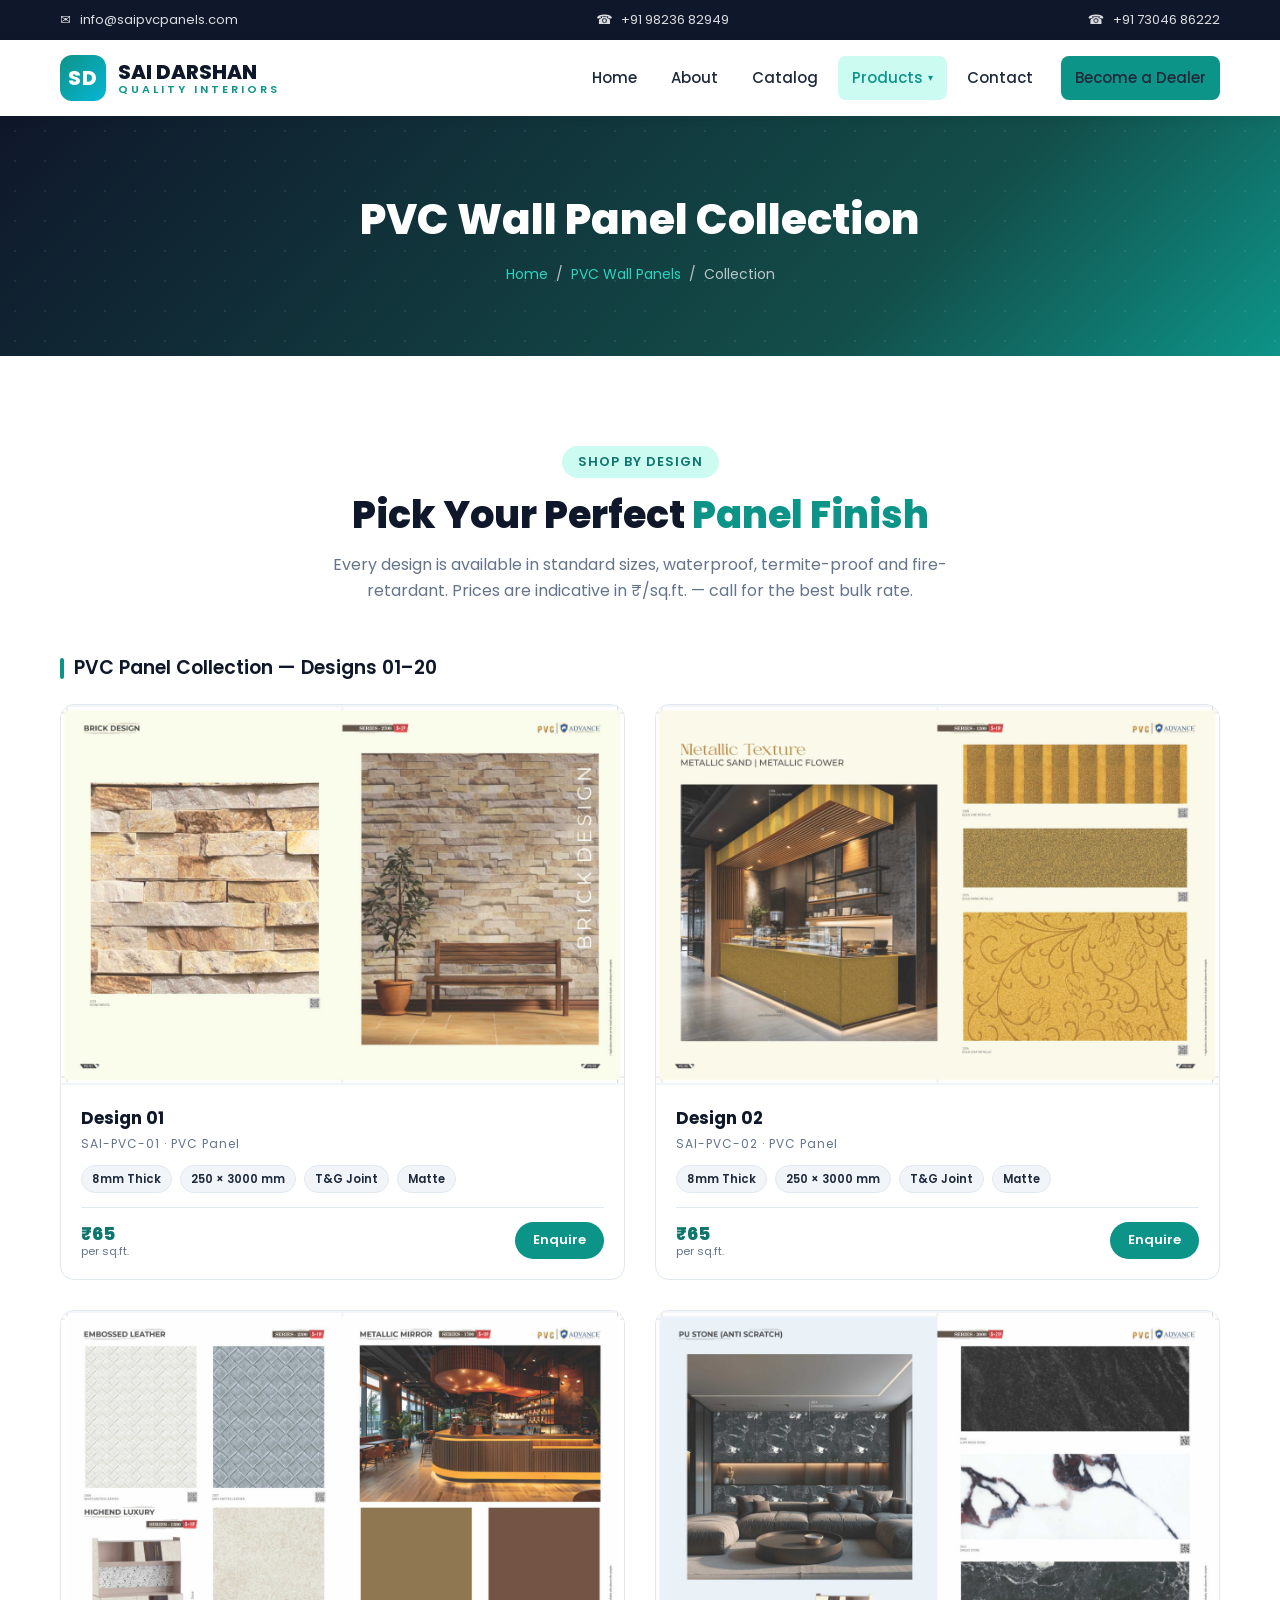
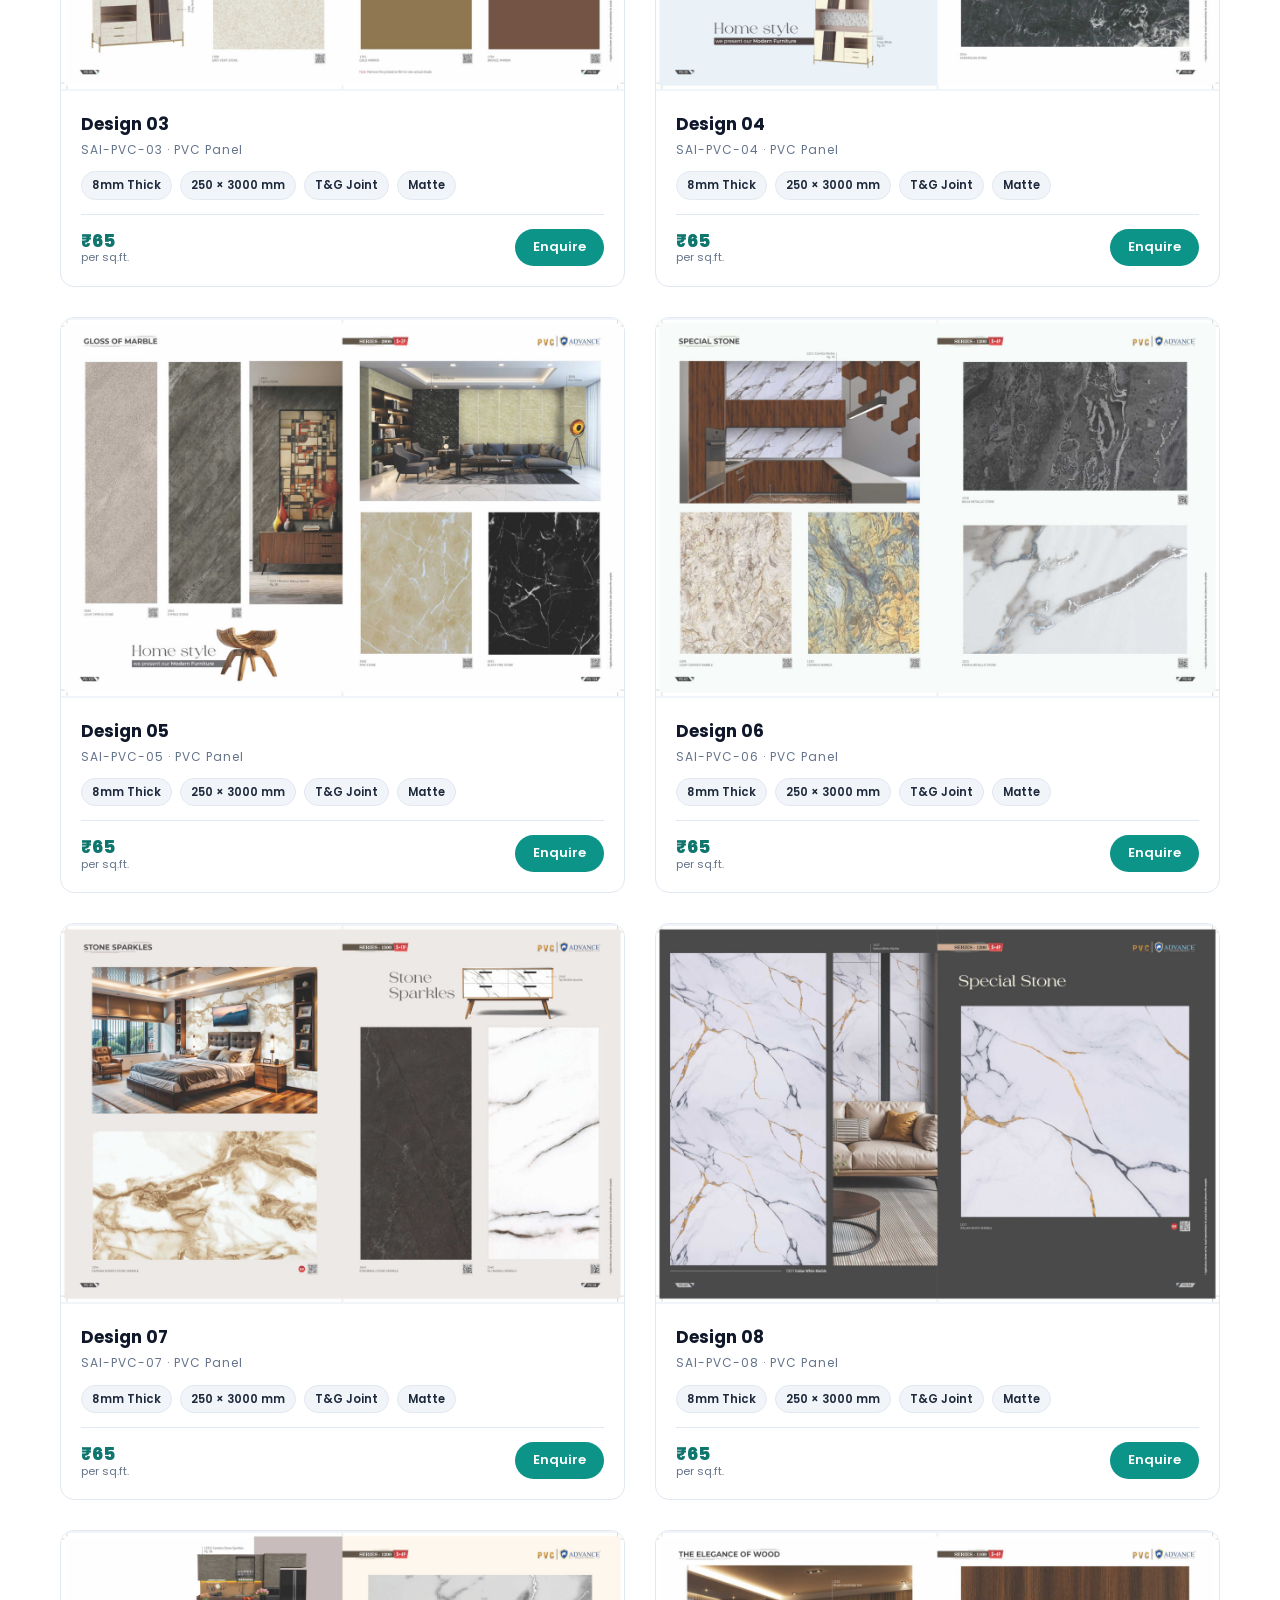
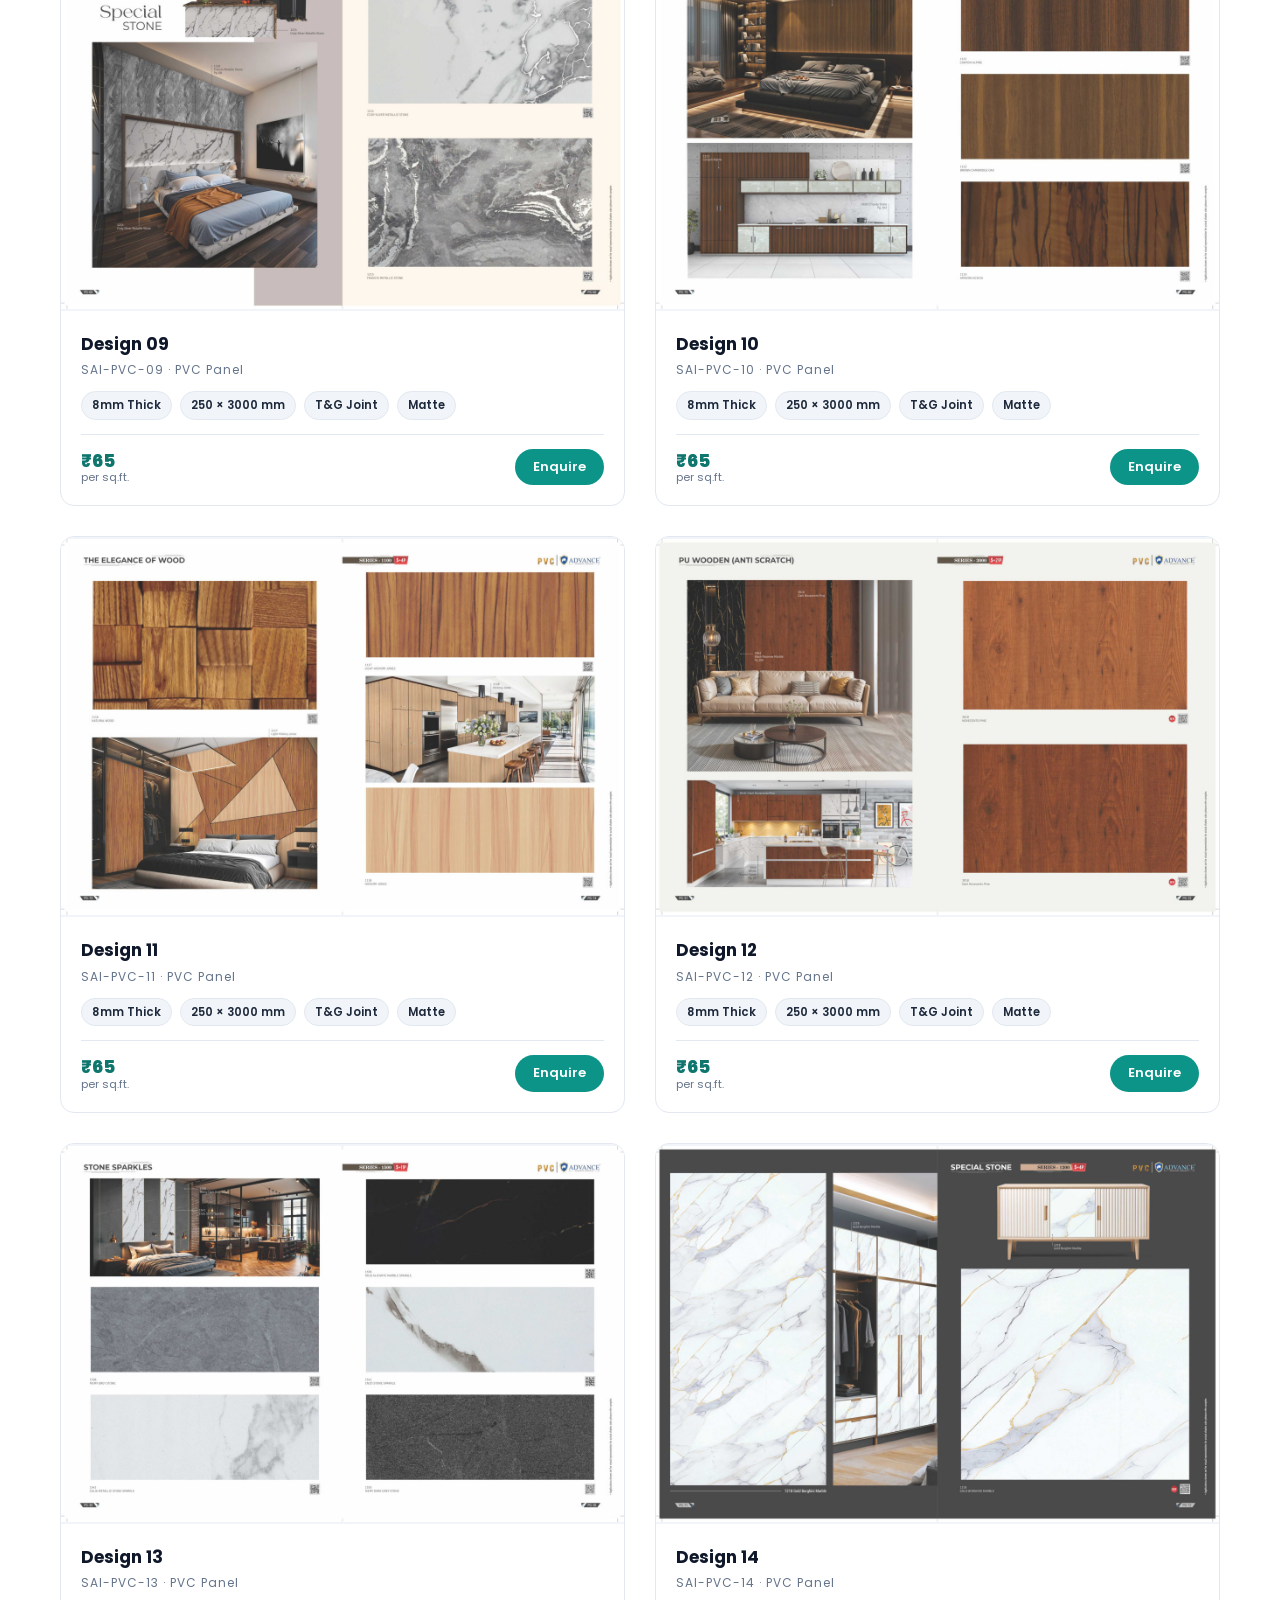
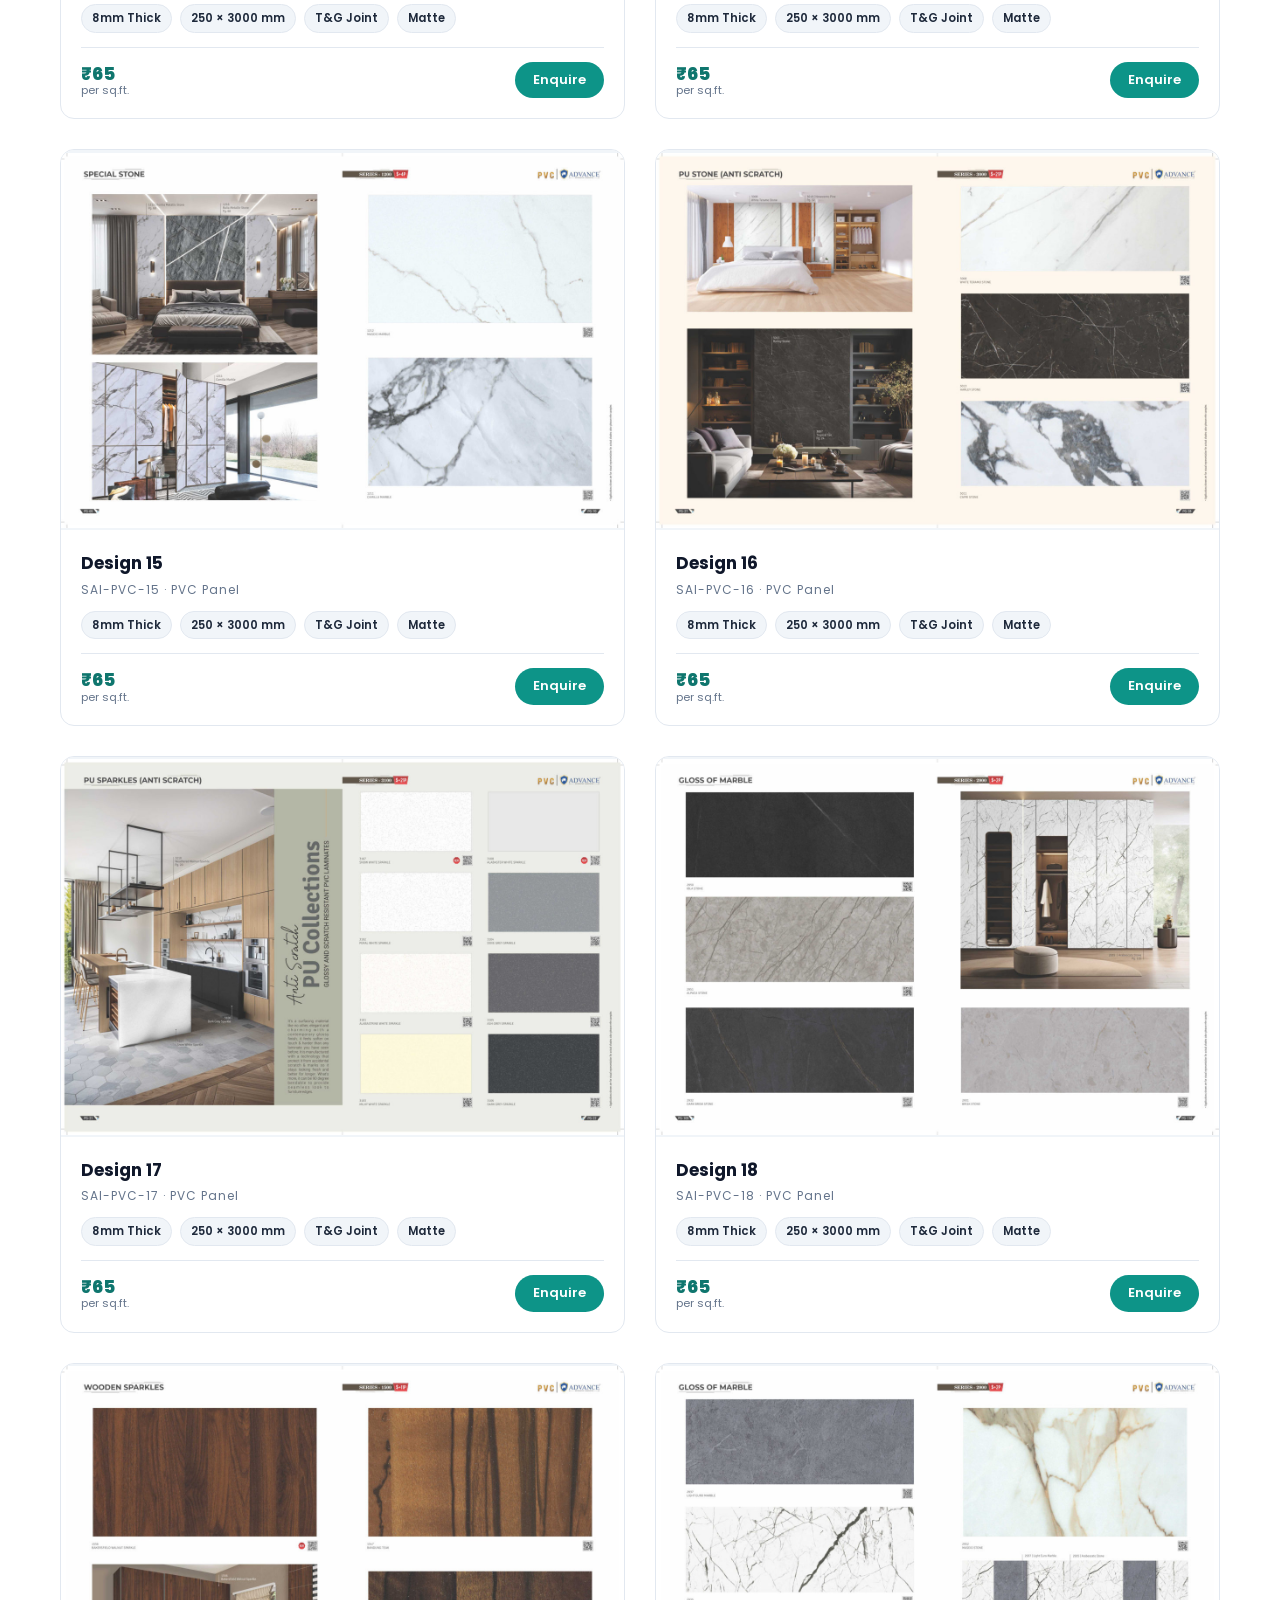
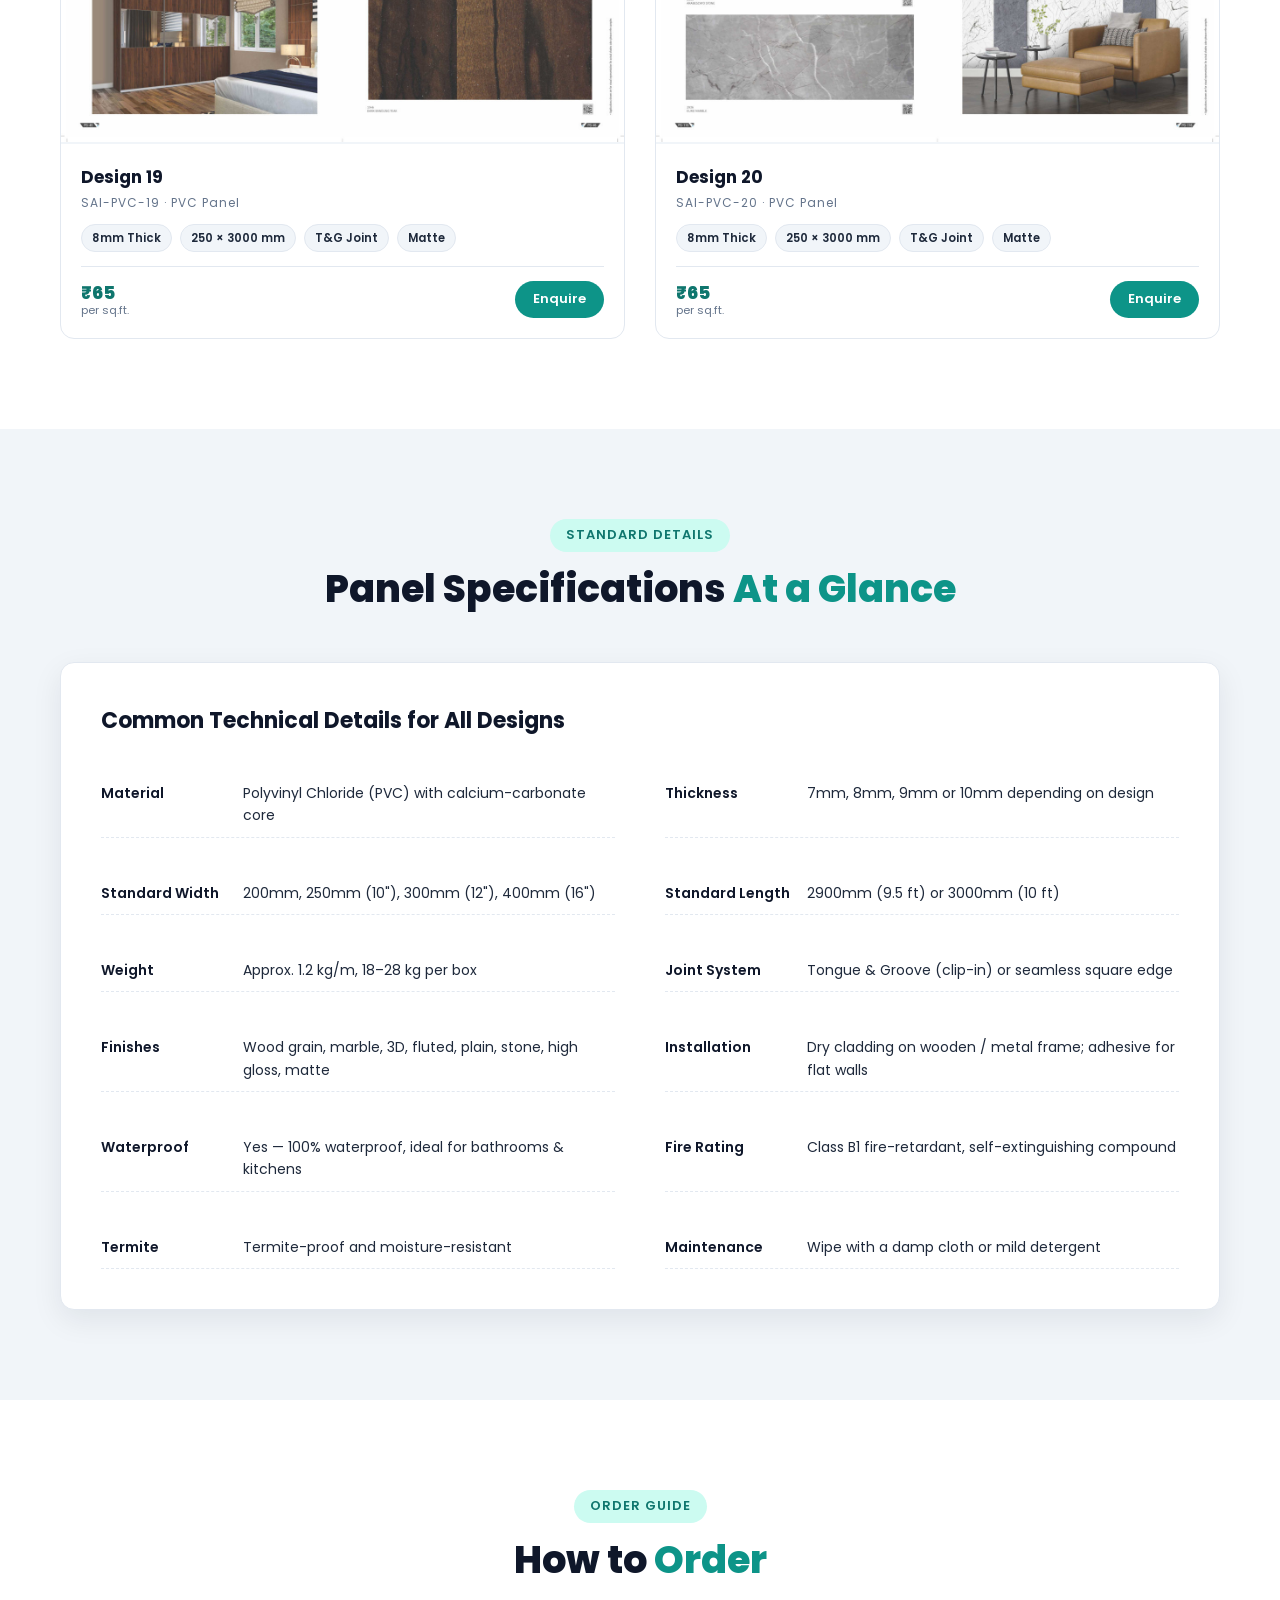
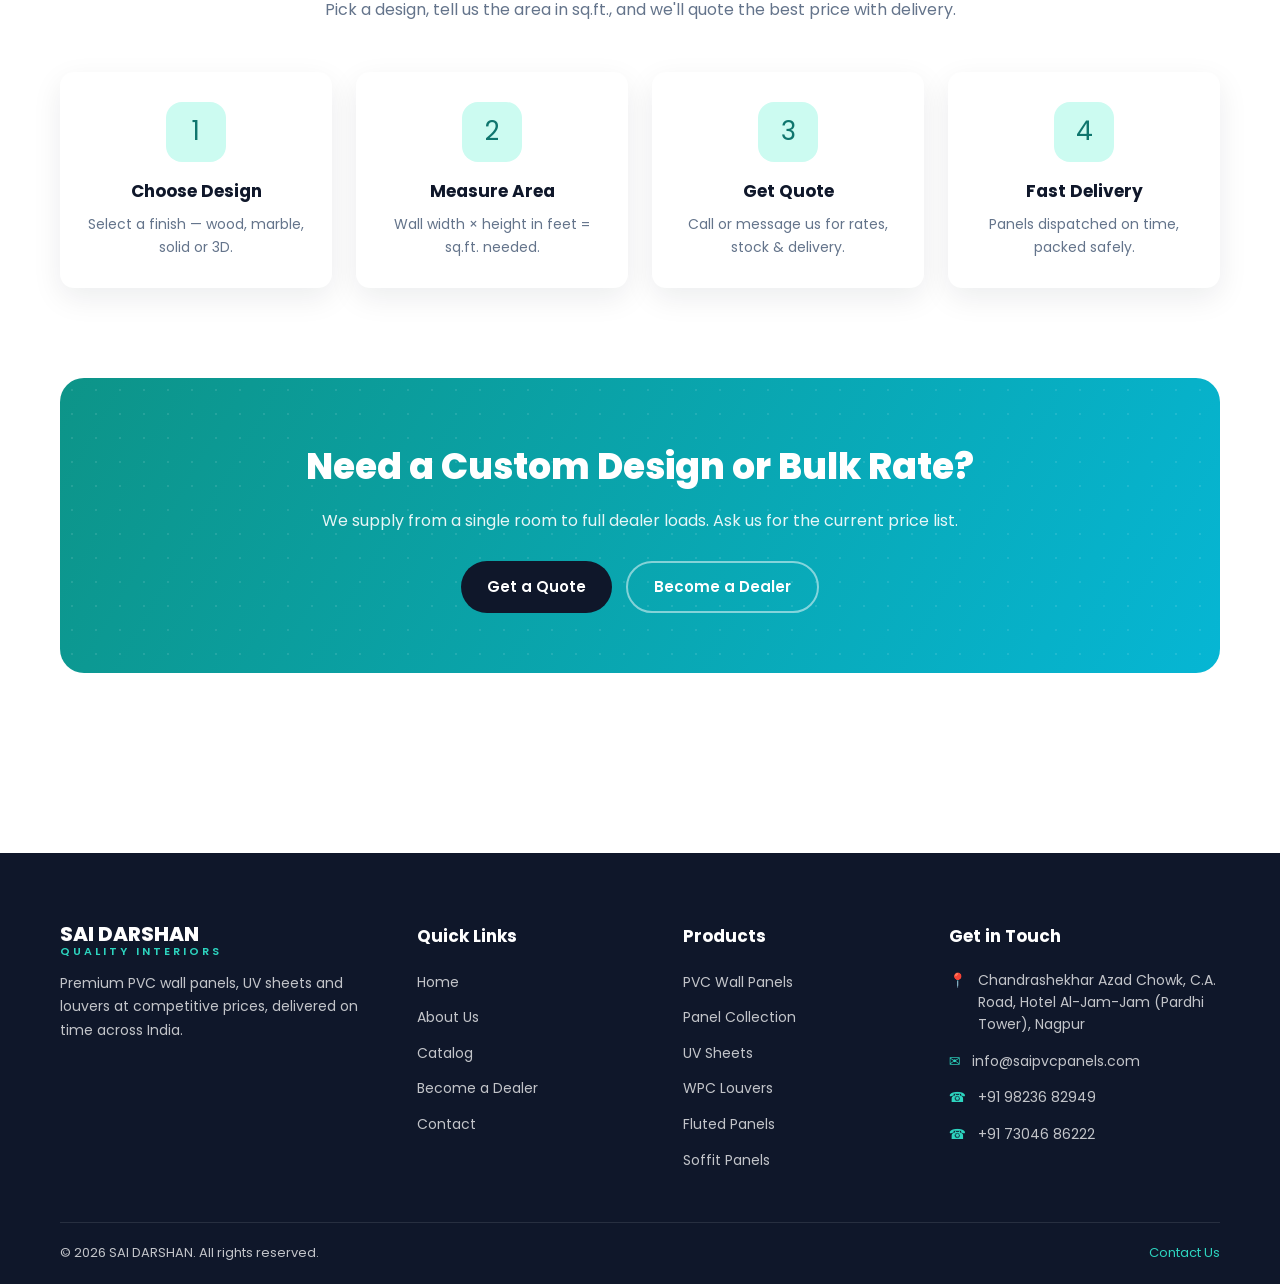
<file: products/pvc-collection.html>
<!DOCTYPE html>
<html lang="en">
<head>
  <meta charset="UTF-8" />
  <meta name="viewport" content="width=device-width, initial-scale=1.0" />
  <title>PVC Wall Panel Collection | SAI DARSHAN</title>
  <meta name="description" content="Explore our complete PVC wall panel collection — wood, marble, solid and 3D finishes in 7mm–10mm thickness with prices. Request a quote." />
  <link rel="preconnect" href="https://fonts.googleapis.com" />
  <link rel="preconnect" href="https://fonts.gstatic.com" crossorigin />
  <link href="https://fonts.googleapis.com/css2?family=Poppins:wght@400;500;600;700;800&display=swap" rel="stylesheet" />
  <link rel="stylesheet" href="../css/style.css" />
  <style>
    .panel-media {
      height: 380px;
      background: #f1f5f9;
    }
    .panel-media img {
      width: 100%;
      height: 100%;
      object-fit: contain;
    }
    .panel-card:hover .panel-media img {
      transform: scale(1.03);
    }
  </style>
  <link rel="icon" href="data:image/svg+xml,<svg xmlns='http://www.w3.org/2000/svg' viewBox='0 0 100 100'><rect rx='20' width='100' height='100' fill='%230d9488'/><text x='50' y='68' font-size='48' font-weight='bold' text-anchor='middle' fill='white' font-family='Arial'>SAI</text></svg>" />

  <meta property="og:title" content="PVC Wall Panel Collection | SAI DARSHAN" />
  <meta property="og:description" content="Premium PVC wall panels, UV sheets, WPC louvers, fluted and soffit panels. Quality, competitive pricing and timely delivery across India." />
  <meta property="og:type" content="website" />
  <meta property="og:url" content="https://saipvcpanels.com/" />
  <meta property="og:image" content="https://saipvcpanels.com/assets/img/og-thumbnail.jpg" />
  <meta property="og:image:width" content="1200" />
  <meta property="og:image:height" content="630" />
  <meta property="og:site_name" content="SAI DARSHAN" />
  <meta name="twitter:card" content="summary_large_image" />
  <meta name="twitter:image" content="https://saipvcpanels.com/assets/img/og-thumbnail.jpg" />
</head>
<body>

  <div class="topbar">
    <div class="container">
      <span>&#9993;&nbsp; <a href="mailto:info@saipvcpanels.com">info@saipvcpanels.com</a></span>
      <span>&#9742;&nbsp; <a href="tel:+919823682949">+91 98236 82949</a></span>
      <span>&#9742;&nbsp; <a href="tel:+917304686222">+91 73046 86222</a></span>

      <!-- <div class="topbar-social">
        <a href="#" aria-label="Facebook">Facebook</a>
        <a href="#" aria-label="Instagram">Instagram</a>
        <a href="#" aria-label="YouTube">YouTube</a>
      </div> -->
    </div>
  </div>

  <header class="site-header">
    <div class="container">
      <a href="../index.html" class="brand">
        <div class="brand-logo">SD</div>
        <div class="brand-name">SAI DARSHAN<span>Quality Interiors</span></div>
      </a>
      <nav aria-label="Main navigation">
        <ul class="nav-menu">
          <li><a href="../index.html">Home</a></li>
          <li><a href="../about.html">About</a></li>
          <li><a href="../catalog.html">Catalog</a></li>
          <li class="has-subnav active">
            <a href="../catalog.html">Products <span class="dropdown-arrow">&#9662;</span></a>
            <ul class="dropdown">
              <li class="active"><a href="pvc-wall-panels.html">PVC Wall Panels</a></li>
              <li><a href="uv-sheets.html">UV Sheets</a></li>
              <li><a href="wpc-louvers.html">WPC Louvers</a></li>
              <li><a href="charcoal-louvers.html">Charcoal Louvers</a></li>
              <li><a href="fluted-panels.html">Fluted Panels</a></li>
              <li><a href="soffit-panels.html">Soffit Panels</a></li>
            </ul>
          </li>
          <li><a href="../contact.html">Contact</a></li>
          <li><a href="../become-dealer.html" class="btn btn-primary nav-cta">Become a Dealer</a></li>
        </ul>
      </nav>
      <button class="hamburger" aria-label="Open menu"><span></span><span></span><span></span></button>
    </div>
  </header>

  <section class="page-banner">
    <h1>PVC Wall Panel Collection</h1>
    <div class="breadcrumb"><a href="../index.html">Home</a> &nbsp;/&nbsp; <a href="pvc-wall-panels.html">PVC Wall Panels</a> &nbsp;/&nbsp; Collection</div>
  </section>

  <section class="section">
    <div class="container">
      <div class="section-head">
        <span class="section-tag">Shop by Design</span>
        <h2>Pick Your Perfect <span>Panel Finish</span></h2>
        <p>Every design is available in standard sizes, waterproof, termite-proof and fire-retardant. Prices are indicative in &#8377;/sq.ft. — call for the best bulk rate.</p>
      </div>

      <div class="series-block">
        <h3 class="series-title">PVC Panel Collection — Designs 01–20</h3>
        <div class="panel-grid">

          <div class="panel-card" data-category="pvc">
            <div class="panel-media">
              <img src="../assets/img/panels/pvc/p47.jpg" alt="PVC panel Design 01" loading="lazy" />
            </div>
            <div class="panel-body">
              <h3>Design 01</h3>
              <p class="panel-code">SAI-PVC-01 &middot; PVC Panel</p>
              <div class="panel-specs">
                <span>8mm Thick</span><span>250 &times; 3000 mm</span><span>T&amp;G Joint</span><span>Matte</span>
              </div>
              <div class="panel-meta">
                <div class="panel-price"><strong>&#8377;65</strong><span>per sq.ft.</span></div>
                <a href="../contact.html?subject=PVC%20Panel%20Design%2001" class="btn btn-primary">Enquire</a>
              </div>
            </div>
          </div>

          <div class="panel-card" data-category="pvc">
            <div class="panel-media">
              <img src="../assets/img/panels/pvc/p31.jpg" alt="PVC panel Design 02" loading="lazy" />
            </div>
            <div class="panel-body">
              <h3>Design 02</h3>
              <p class="panel-code">SAI-PVC-02 &middot; PVC Panel</p>
              <div class="panel-specs">
                <span>8mm Thick</span><span>250 &times; 3000 mm</span><span>T&amp;G Joint</span><span>Matte</span>
              </div>
              <div class="panel-meta">
                <div class="panel-price"><strong>&#8377;65</strong><span>per sq.ft.</span></div>
                <a href="../contact.html?subject=PVC%20Panel%20Design%2002" class="btn btn-primary">Enquire</a>
              </div>
            </div>
          </div>

          <div class="panel-card" data-category="pvc">
            <div class="panel-media">
              <img src="../assets/img/panels/pvc/p29.jpg" alt="PVC panel Design 03" loading="lazy" />
            </div>
            <div class="panel-body">
              <h3>Design 03</h3>
              <p class="panel-code">SAI-PVC-03 &middot; PVC Panel</p>
              <div class="panel-specs">
                <span>8mm Thick</span><span>250 &times; 3000 mm</span><span>T&amp;G Joint</span><span>Matte</span>
              </div>
              <div class="panel-meta">
                <div class="panel-price"><strong>&#8377;65</strong><span>per sq.ft.</span></div>
                <a href="../contact.html?subject=PVC%20Panel%20Design%2003" class="btn btn-primary">Enquire</a>
              </div>
            </div>
          </div>

          <div class="panel-card" data-category="pvc">
            <div class="panel-media">
              <img src="../assets/img/panels/pvc/p16.jpg" alt="PVC panel Design 04" loading="lazy" />
            </div>
            <div class="panel-body">
              <h3>Design 04</h3>
              <p class="panel-code">SAI-PVC-04 &middot; PVC Panel</p>
              <div class="panel-specs">
                <span>8mm Thick</span><span>250 &times; 3000 mm</span><span>T&amp;G Joint</span><span>Matte</span>
              </div>
              <div class="panel-meta">
                <div class="panel-price"><strong>&#8377;65</strong><span>per sq.ft.</span></div>
                <a href="../contact.html?subject=PVC%20Panel%20Design%2004" class="btn btn-primary">Enquire</a>
              </div>
            </div>
          </div>

          <div class="panel-card" data-category="pvc">
            <div class="panel-media">
              <img src="../assets/img/panels/pvc/p63.jpg" alt="PVC panel Design 05" loading="lazy" />
            </div>
            <div class="panel-body">
              <h3>Design 05</h3>
              <p class="panel-code">SAI-PVC-05 &middot; PVC Panel</p>
              <div class="panel-specs">
                <span>8mm Thick</span><span>250 &times; 3000 mm</span><span>T&amp;G Joint</span><span>Matte</span>
              </div>
              <div class="panel-meta">
                <div class="panel-price"><strong>&#8377;65</strong><span>per sq.ft.</span></div>
                <a href="../contact.html?subject=PVC%20Panel%20Design%2005" class="btn btn-primary">Enquire</a>
              </div>
            </div>
          </div>

          <div class="panel-card" data-category="pvc">
            <div class="panel-media">
              <img src="../assets/img/panels/pvc/p35.jpg" alt="PVC panel Design 06" loading="lazy" />
            </div>
            <div class="panel-body">
              <h3>Design 06</h3>
              <p class="panel-code">SAI-PVC-06 &middot; PVC Panel</p>
              <div class="panel-specs">
                <span>8mm Thick</span><span>250 &times; 3000 mm</span><span>T&amp;G Joint</span><span>Matte</span>
              </div>
              <div class="panel-meta">
                <div class="panel-price"><strong>&#8377;65</strong><span>per sq.ft.</span></div>
                <a href="../contact.html?subject=PVC%20Panel%20Design%2006" class="btn btn-primary">Enquire</a>
              </div>
            </div>
          </div>

          <div class="panel-card" data-category="pvc">
            <div class="panel-media">
              <img src="../assets/img/panels/pvc/p18.jpg" alt="PVC panel Design 07" loading="lazy" />
            </div>
            <div class="panel-body">
              <h3>Design 07</h3>
              <p class="panel-code">SAI-PVC-07 &middot; PVC Panel</p>
              <div class="panel-specs">
                <span>8mm Thick</span><span>250 &times; 3000 mm</span><span>T&amp;G Joint</span><span>Matte</span>
              </div>
              <div class="panel-meta">
                <div class="panel-price"><strong>&#8377;65</strong><span>per sq.ft.</span></div>
                <a href="../contact.html?subject=PVC%20Panel%20Design%2007" class="btn btn-primary">Enquire</a>
              </div>
            </div>
          </div>

          <div class="panel-card" data-category="pvc">
            <div class="panel-media">
              <img src="../assets/img/panels/pvc/p33.jpg" alt="PVC panel Design 08" loading="lazy" />
            </div>
            <div class="panel-body">
              <h3>Design 08</h3>
              <p class="panel-code">SAI-PVC-08 &middot; PVC Panel</p>
              <div class="panel-specs">
                <span>8mm Thick</span><span>250 &times; 3000 mm</span><span>T&amp;G Joint</span><span>Matte</span>
              </div>
              <div class="panel-meta">
                <div class="panel-price"><strong>&#8377;65</strong><span>per sq.ft.</span></div>
                <a href="../contact.html?subject=PVC%20Panel%20Design%2008" class="btn btn-primary">Enquire</a>
              </div>
            </div>
          </div>

          <div class="panel-card" data-category="pvc">
            <div class="panel-media">
              <img src="../assets/img/panels/pvc/p34.jpg" alt="PVC panel Design 09" loading="lazy" />
            </div>
            <div class="panel-body">
              <h3>Design 09</h3>
              <p class="panel-code">SAI-PVC-09 &middot; PVC Panel</p>
              <div class="panel-specs">
                <span>8mm Thick</span><span>250 &times; 3000 mm</span><span>T&amp;G Joint</span><span>Matte</span>
              </div>
              <div class="panel-meta">
                <div class="panel-price"><strong>&#8377;65</strong><span>per sq.ft.</span></div>
                <a href="../contact.html?subject=PVC%20Panel%20Design%2009" class="btn btn-primary">Enquire</a>
              </div>
            </div>
          </div>

          <div class="panel-card" data-category="pvc">
            <div class="panel-media">
              <img src="../assets/img/panels/pvc/p41.jpg" alt="PVC panel Design 10" loading="lazy" />
            </div>
            <div class="panel-body">
              <h3>Design 10</h3>
              <p class="panel-code">SAI-PVC-10 &middot; PVC Panel</p>
              <div class="panel-specs">
                <span>8mm Thick</span><span>250 &times; 3000 mm</span><span>T&amp;G Joint</span><span>Matte</span>
              </div>
              <div class="panel-meta">
                <div class="panel-price"><strong>&#8377;65</strong><span>per sq.ft.</span></div>
                <a href="../contact.html?subject=PVC%20Panel%20Design%2010" class="btn btn-primary">Enquire</a>
              </div>
            </div>
          </div>

          <div class="panel-card" data-category="pvc">
            <div class="panel-media">
              <img src="../assets/img/panels/pvc/p38.jpg" alt="PVC panel Design 11" loading="lazy" />
            </div>
            <div class="panel-body">
              <h3>Design 11</h3>
              <p class="panel-code">SAI-PVC-11 &middot; PVC Panel</p>
              <div class="panel-specs">
                <span>8mm Thick</span><span>250 &times; 3000 mm</span><span>T&amp;G Joint</span><span>Matte</span>
              </div>
              <div class="panel-meta">
                <div class="panel-price"><strong>&#8377;65</strong><span>per sq.ft.</span></div>
                <a href="../contact.html?subject=PVC%20Panel%20Design%2011" class="btn btn-primary">Enquire</a>
              </div>
            </div>
          </div>

          <div class="panel-card" data-category="pvc">
            <div class="panel-media">
              <img src="../assets/img/panels/pvc/p17.jpg" alt="PVC panel Design 12" loading="lazy" />
            </div>
            <div class="panel-body">
              <h3>Design 12</h3>
              <p class="panel-code">SAI-PVC-12 &middot; PVC Panel</p>
              <div class="panel-specs">
                <span>8mm Thick</span><span>250 &times; 3000 mm</span><span>T&amp;G Joint</span><span>Matte</span>
              </div>
              <div class="panel-meta">
                <div class="panel-price"><strong>&#8377;65</strong><span>per sq.ft.</span></div>
                <a href="../contact.html?subject=PVC%20Panel%20Design%2012" class="btn btn-primary">Enquire</a>
              </div>
            </div>
          </div>

          <div class="panel-card" data-category="pvc">
            <div class="panel-media">
              <img src="../assets/img/panels/pvc/p19.jpg" alt="PVC panel Design 13" loading="lazy" />
            </div>
            <div class="panel-body">
              <h3>Design 13</h3>
              <p class="panel-code">SAI-PVC-13 &middot; PVC Panel</p>
              <div class="panel-specs">
                <span>8mm Thick</span><span>250 &times; 3000 mm</span><span>T&amp;G Joint</span><span>Matte</span>
              </div>
              <div class="panel-meta">
                <div class="panel-price"><strong>&#8377;65</strong><span>per sq.ft.</span></div>
                <a href="../contact.html?subject=PVC%20Panel%20Design%2013" class="btn btn-primary">Enquire</a>
              </div>
            </div>
          </div>

          <div class="panel-card" data-category="pvc">
            <div class="panel-media">
              <img src="../assets/img/panels/pvc/p37.jpg" alt="PVC panel Design 14" loading="lazy" />
            </div>
            <div class="panel-body">
              <h3>Design 14</h3>
              <p class="panel-code">SAI-PVC-14 &middot; PVC Panel</p>
              <div class="panel-specs">
                <span>8mm Thick</span><span>250 &times; 3000 mm</span><span>T&amp;G Joint</span><span>Matte</span>
              </div>
              <div class="panel-meta">
                <div class="panel-price"><strong>&#8377;65</strong><span>per sq.ft.</span></div>
                <a href="../contact.html?subject=PVC%20Panel%20Design%2014" class="btn btn-primary">Enquire</a>
              </div>
            </div>
          </div>

          <div class="panel-card" data-category="pvc">
            <div class="panel-media">
              <img src="../assets/img/panels/pvc/p36.jpg" alt="PVC panel Design 15" loading="lazy" />
            </div>
            <div class="panel-body">
              <h3>Design 15</h3>
              <p class="panel-code">SAI-PVC-15 &middot; PVC Panel</p>
              <div class="panel-specs">
                <span>8mm Thick</span><span>250 &times; 3000 mm</span><span>T&amp;G Joint</span><span>Matte</span>
              </div>
              <div class="panel-meta">
                <div class="panel-price"><strong>&#8377;65</strong><span>per sq.ft.</span></div>
                <a href="../contact.html?subject=PVC%20Panel%20Design%2015" class="btn btn-primary">Enquire</a>
              </div>
            </div>
          </div>

          <div class="panel-card" data-category="pvc">
            <div class="panel-media">
              <img src="../assets/img/panels/pvc/p15.jpg" alt="PVC panel Design 16" loading="lazy" />
            </div>
            <div class="panel-body">
              <h3>Design 16</h3>
              <p class="panel-code">SAI-PVC-16 &middot; PVC Panel</p>
              <div class="panel-specs">
                <span>8mm Thick</span><span>250 &times; 3000 mm</span><span>T&amp;G Joint</span><span>Matte</span>
              </div>
              <div class="panel-meta">
                <div class="panel-price"><strong>&#8377;65</strong><span>per sq.ft.</span></div>
                <a href="../contact.html?subject=PVC%20Panel%20Design%2016" class="btn btn-primary">Enquire</a>
              </div>
            </div>
          </div>

          <div class="panel-card" data-category="pvc">
            <div class="panel-media">
              <img src="../assets/img/panels/pvc/p12.jpg" alt="PVC panel Design 17" loading="lazy" />
            </div>
            <div class="panel-body">
              <h3>Design 17</h3>
              <p class="panel-code">SAI-PVC-17 &middot; PVC Panel</p>
              <div class="panel-specs">
                <span>8mm Thick</span><span>250 &times; 3000 mm</span><span>T&amp;G Joint</span><span>Matte</span>
              </div>
              <div class="panel-meta">
                <div class="panel-price"><strong>&#8377;65</strong><span>per sq.ft.</span></div>
                <a href="../contact.html?subject=PVC%20Panel%20Design%2017" class="btn btn-primary">Enquire</a>
              </div>
            </div>
          </div>

          <div class="panel-card" data-category="pvc">
            <div class="panel-media">
              <img src="../assets/img/panels/pvc/p56.jpg" alt="PVC panel Design 18" loading="lazy" />
            </div>
            <div class="panel-body">
              <h3>Design 18</h3>
              <p class="panel-code">SAI-PVC-18 &middot; PVC Panel</p>
              <div class="panel-specs">
                <span>8mm Thick</span><span>250 &times; 3000 mm</span><span>T&amp;G Joint</span><span>Matte</span>
              </div>
              <div class="panel-meta">
                <div class="panel-price"><strong>&#8377;65</strong><span>per sq.ft.</span></div>
                <a href="../contact.html?subject=PVC%20Panel%20Design%2018" class="btn btn-primary">Enquire</a>
              </div>
            </div>
          </div>

          <div class="panel-card" data-category="pvc">
            <div class="panel-media">
              <img src="../assets/img/panels/pvc/p24.jpg" alt="PVC panel Design 19" loading="lazy" />
            </div>
            <div class="panel-body">
              <h3>Design 19</h3>
              <p class="panel-code">SAI-PVC-19 &middot; PVC Panel</p>
              <div class="panel-specs">
                <span>8mm Thick</span><span>250 &times; 3000 mm</span><span>T&amp;G Joint</span><span>Matte</span>
              </div>
              <div class="panel-meta">
                <div class="panel-price"><strong>&#8377;65</strong><span>per sq.ft.</span></div>
                <a href="../contact.html?subject=PVC%20Panel%20Design%2019" class="btn btn-primary">Enquire</a>
              </div>
            </div>
          </div>

          <div class="panel-card" data-category="pvc">
            <div class="panel-media">
              <img src="../assets/img/panels/pvc/p59.jpg" alt="PVC panel Design 20" loading="lazy" />
            </div>
            <div class="panel-body">
              <h3>Design 20</h3>
              <p class="panel-code">SAI-PVC-20 &middot; PVC Panel</p>
              <div class="panel-specs">
                <span>8mm Thick</span><span>250 &times; 3000 mm</span><span>T&amp;G Joint</span><span>Matte</span>
              </div>
              <div class="panel-meta">
                <div class="panel-price"><strong>&#8377;65</strong><span>per sq.ft.</span></div>
                <a href="../contact.html?subject=PVC%20Panel%20Design%2020" class="btn btn-primary">Enquire</a>
              </div>
            </div>
          </div>

        </div>
      </div>
    </div>
  </section>

  <section class="section" style="background: var(--gray-light);">
    <div class="container">
      <div class="section-head">
        <span class="section-tag">Standard Details</span>
        <h2>Panel Specifications <span>At a Glance</span></h2>
      </div>
      <div class="specsheet">
        <h3>Common Technical Details for All Designs</h3>
        <li><span class="k">Material</span><span class="v">Polyvinyl Chloride (PVC) with calcium-carbonate core</span></li>
        <li><span class="k">Thickness</span><span class="v">7mm, 8mm, 9mm or 10mm depending on design</span></li>
        <li><span class="k">Standard Width</span><span class="v">200mm, 250mm (10&quot;), 300mm (12&quot;), 400mm (16&quot;)</span></li>
        <li><span class="k">Standard Length</span><span class="v">2900mm (9.5 ft) or 3000mm (10 ft)</span></li>
        <li><span class="k">Weight</span><span class="v">Approx. 1.2 kg/m, 18–28 kg per box</span></li>
        <li><span class="k">Joint System</span><span class="v">Tongue &amp; Groove (clip-in) or seamless square edge</span></li>
        <li><span class="k">Finishes</span><span class="v">Wood grain, marble, 3D, fluted, plain, stone, high gloss, matte</span></li>
        <li><span class="k">Installation</span><span class="v">Dry cladding on wooden / metal frame; adhesive for flat walls</span></li>
        <li><span class="k">Waterproof</span><span class="v">Yes — 100% waterproof, ideal for bathrooms &amp; kitchens</span></li>
        <li><span class="k">Fire Rating</span><span class="v">Class B1 fire-retardant, self-extinguishing compound</span></li>
        <li><span class="k">Termite</span><span class="v">Termite-proof and moisture-resistant</span></li>
        <li><span class="k">Maintenance</span><span class="v">Wipe with a damp cloth or mild detergent</span></li>
      </div>
    </div>
  </section>

  <section class="section">
    <div class="container">
      <div class="section-head">
        <span class="section-tag">Order Guide</span>
        <h2>How to <span>Order</span></h2>
        <p>Pick a design, tell us the area in sq.ft., and we'll quote the best price with delivery.</p>
      </div>
      <div class="feature-grid">
        <div class="feature-card"><div class="feature-icon">1</div><h4>Choose Design</h4><p>Select a finish — wood, marble, solid or 3D.</p></div>
        <div class="feature-card"><div class="feature-icon">2</div><h4>Measure Area</h4><p>Wall width &times; height in feet = sq.ft. needed.</p></div>
        <div class="feature-card"><div class="feature-icon">3</div><h4>Get Quote</h4><p>Call or message us for rates, stock &amp; delivery.</p></div>
        <div class="feature-card"><div class="feature-icon">4</div><h4>Fast Delivery</h4><p>Panels dispatched on time, packed safely.</p></div>
      </div>
    </div>
  </section>

  <section class="section" style="padding-top: 0;">
    <div class="container">
      <div class="cta-band">
        <h2>Need a Custom Design or Bulk Rate?</h2>
        <p>We supply from a single room to full dealer loads. Ask us for the current price list.</p>
        <div style="display:flex; gap:14px; justify-content:center; flex-wrap:wrap;">
          <a href="../contact.html" class="btn btn-dark">Get a Quote</a>
          <a href="../become-dealer.html" class="btn btn-outline-light">Become a Dealer</a>
        </div>
      </div>
    </div>
  </section>

  <footer class="site-footer">
    <div class="container">
      <div class="footer-grid">
        <div class="footer-brand">
          <a href="../index.html" class="brand-name">SAI DARSHAN<span>Quality Interiors</span></a>
          <p>Premium PVC wall panels, UV sheets and louvers at competitive prices, delivered on time across India.</p>
          <!-- <div class="footer-social">
            <a href="#" aria-label="Facebook">F</a>
            <a href="#" aria-label="Instagram">I</a>
            <a href="#" aria-label="YouTube">Y</a>
          </div> -->
        </div>
        <div>
          <h4>Quick Links</h4>
          <ul class="footer-links">
            <li><a href="../index.html">Home</a></li>
            <li><a href="../about.html">About Us</a></li>
            <li><a href="../catalog.html">Catalog</a></li>
            <li><a href="../become-dealer.html">Become a Dealer</a></li>
            <li><a href="../contact.html">Contact</a></li>
          </ul>
        </div>
        <div>
          <h4>Products</h4>
          <ul class="footer-links">
            <li><a href="pvc-wall-panels.html">PVC Wall Panels</a></li>
            <li><a href="pvc-collection.html">Panel Collection</a></li>
            <li><a href="uv-sheets.html">UV Sheets</a></li>
            <li><a href="wpc-louvers.html">WPC Louvers</a></li>
            <li><a href="fluted-panels.html">Fluted Panels</a></li>
            <li><a href="soffit-panels.html">Soffit Panels</a></li>
          </ul>
        </div>
        <div>
          <h4>Get in Touch</h4>
          <ul class="footer-contact">
            <li><span class="icon">&#128205;</span><p>Chandrashekhar Azad Chowk, C.A. Road, Hotel Al-Jam-Jam (Pardhi Tower), Nagpur</p></li>
            <li><span class="icon">&#9993;</span><a href="mailto:info@saipvcpanels.com">info@saipvcpanels.com</a></li>
            <li><span class="icon">&#9742;</span><a href="tel:+919823682949">+91 98236 82949</a></li>
          
            <li><span class="icon">&#9742;</span><a href="tel:+917304686222">+91 73046 86222</a></li>
          </ul>
        </div>
      </div>
      <div class="footer-bottom">
        <p>&copy; <span id="year"></span> SAI DARSHAN. All rights reserved.</p>
        <p><a href="../contact.html">Contact Us</a></p>
      </div>
    </div>
  </footer>

  <script src="../js/main.js"></script>
</body>
</html>
</file>
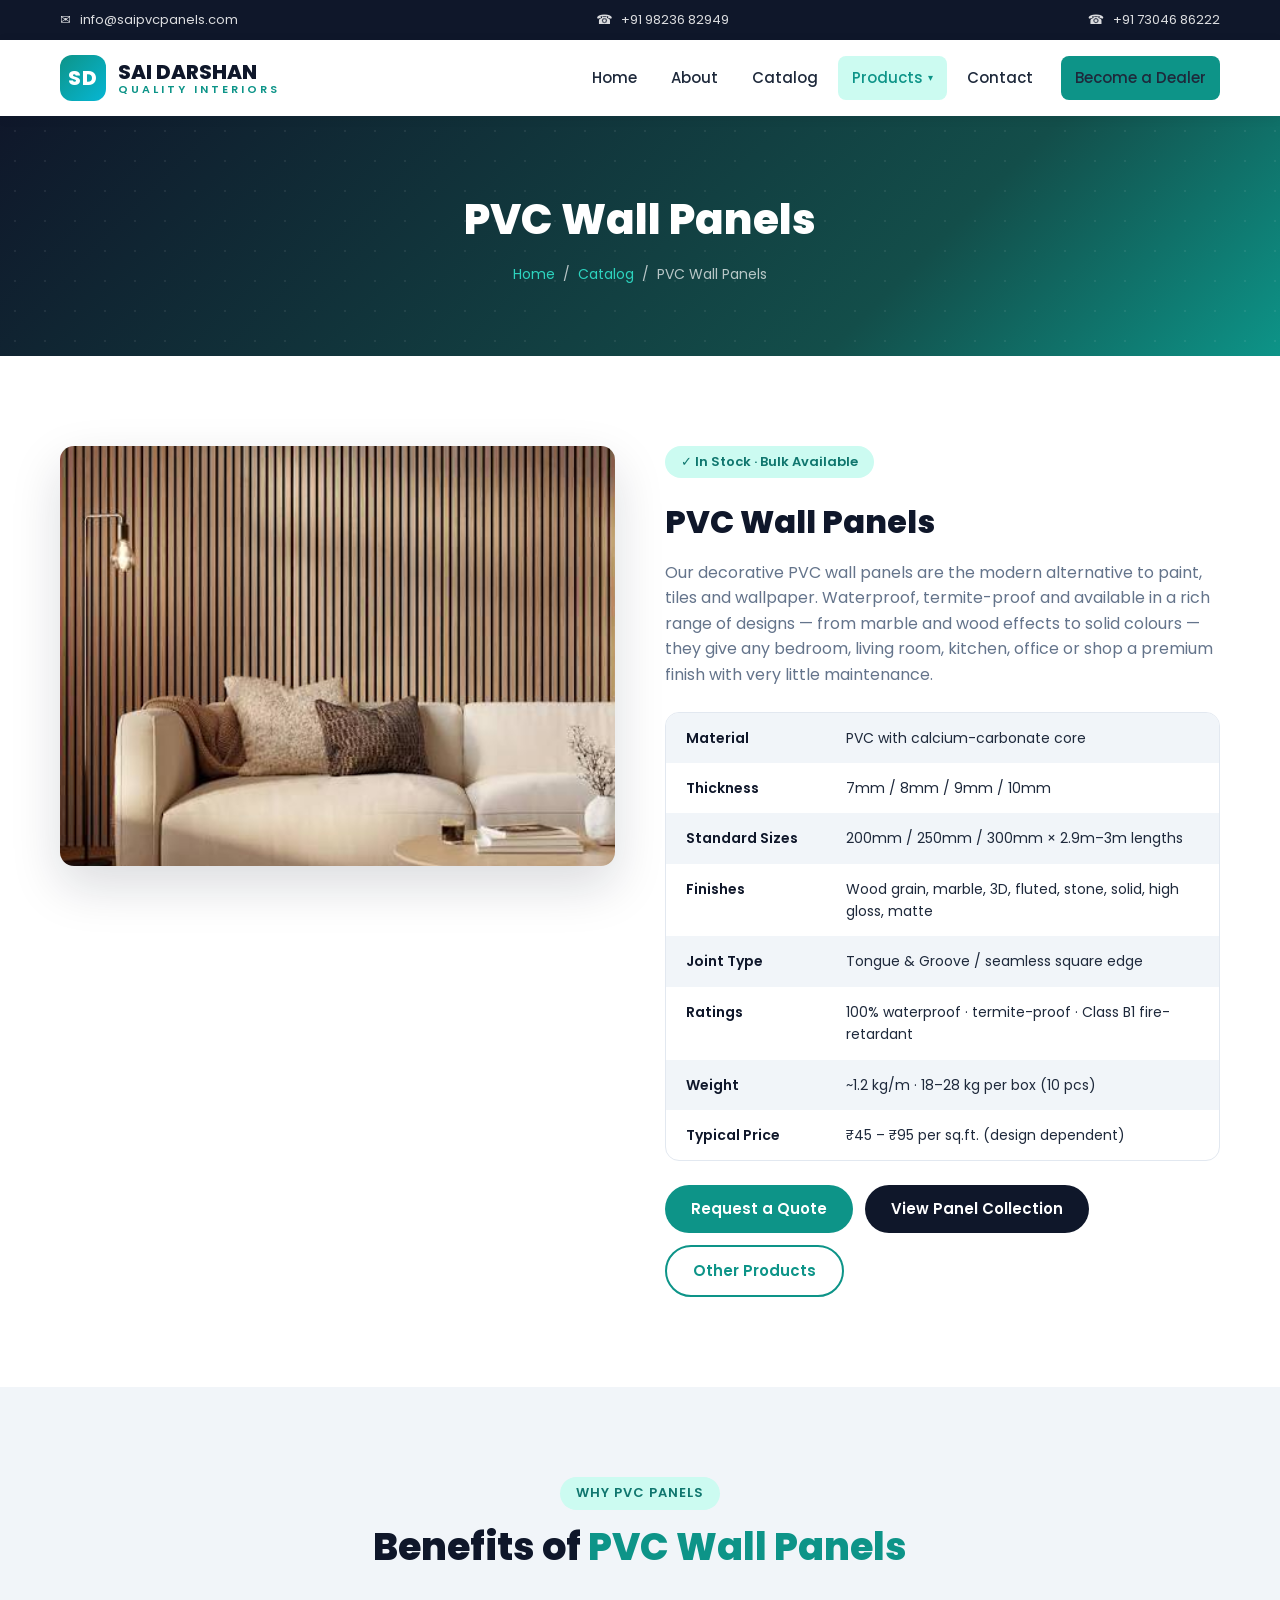
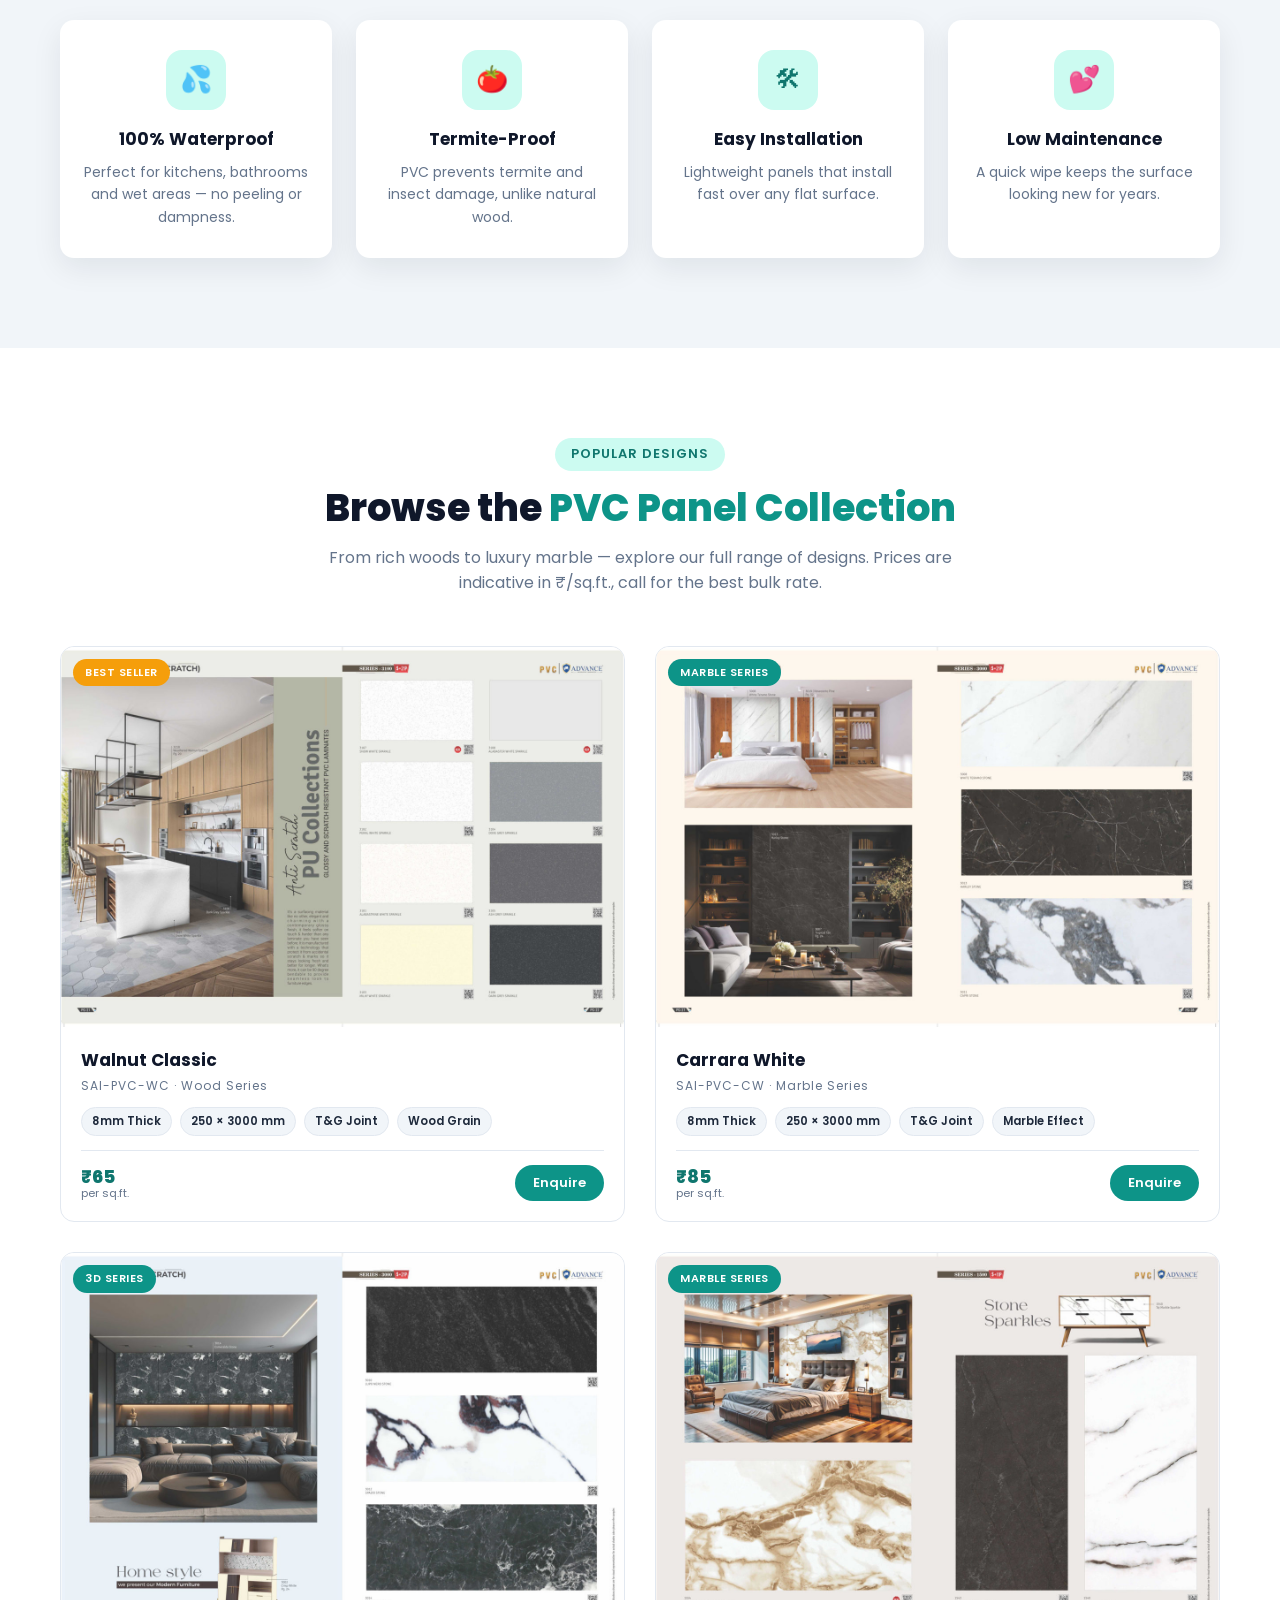
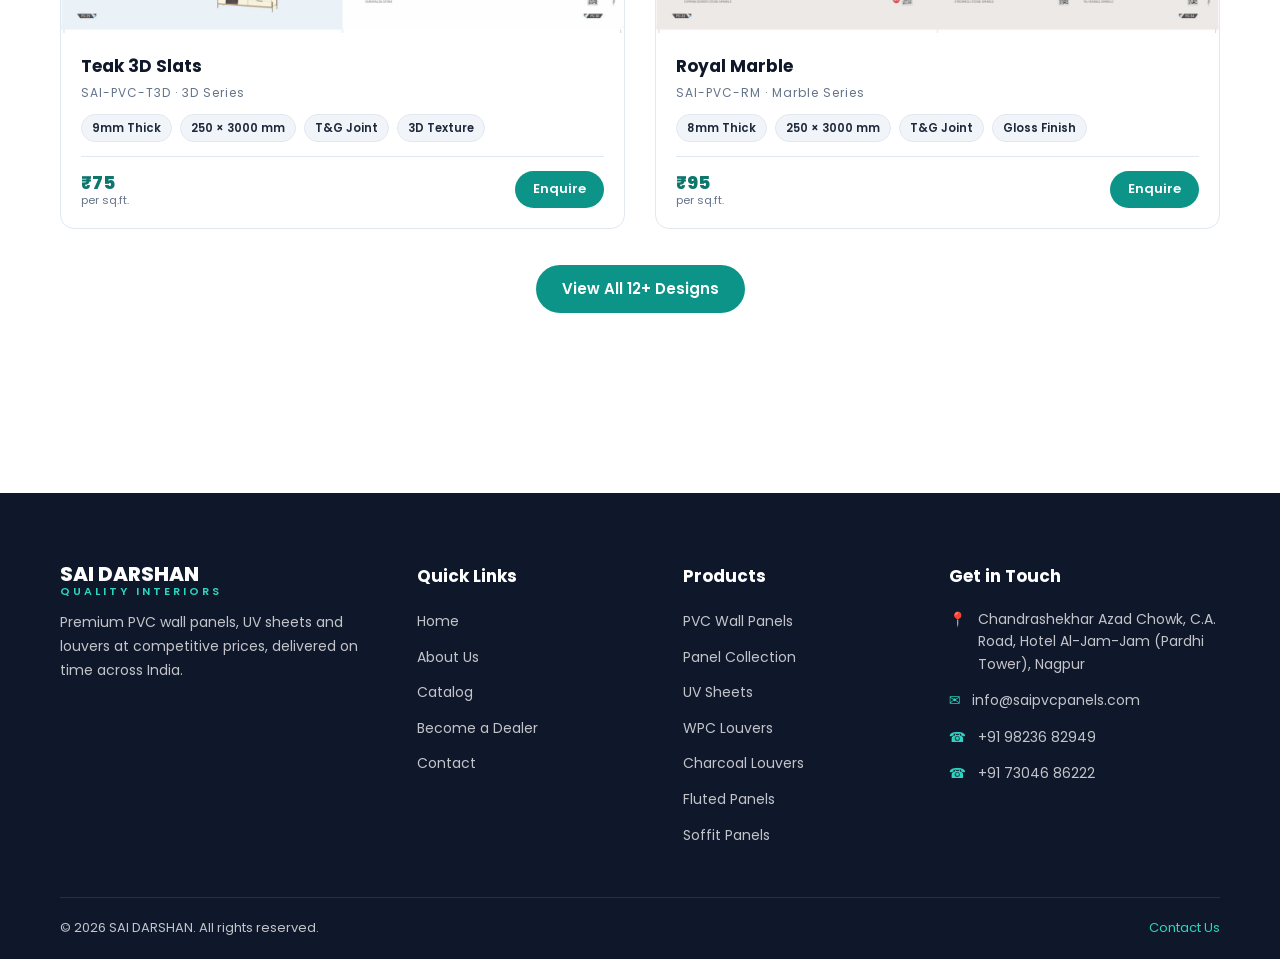
<file: products/pvc-wall-panels.html>
<!DOCTYPE html>
<html lang="en">
<head>
  <meta charset="UTF-8" />
  <meta name="viewport" content="width=device-width, initial-scale=1.0" />
  <title>PVC Wall Panels | SAI DARSHAN</title>
  <meta name="description" content="Premium PVC wall panels — waterproof, termite-proof and easy to install in hundreds of designs, textures and colours." />
  <link rel="preconnect" href="https://fonts.googleapis.com" />
  <link rel="preconnect" href="https://fonts.gstatic.com" crossorigin />
  <link href="https://fonts.googleapis.com/css2?family=Poppins:wght@400;500;600;700;800&display=swap" rel="stylesheet" />
  <link rel="stylesheet" href="../css/style.css" />
  <link rel="icon" href="data:image/svg+xml,<svg xmlns='http://www.w3.org/2000/svg' viewBox='0 0 100 100'><rect rx='20' width='100' height='100' fill='%230d9488'/><text x='50' y='68' font-size='48' font-weight='bold' text-anchor='middle' fill='white' font-family='Arial'>SAI</text></svg>" />

  <meta property="og:title" content="PVC Wall Panels | SAI DARSHAN" />
  <meta property="og:description" content="Premium PVC wall panels, UV sheets, WPC louvers, fluted and soffit panels. Quality, competitive pricing and timely delivery across India." />
  <meta property="og:type" content="website" />
  <meta property="og:url" content="https://saipvcpanels.com/" />
  <meta property="og:image" content="https://saipvcpanels.com/assets/img/og-thumbnail.jpg" />
  <meta property="og:image:width" content="1200" />
  <meta property="og:image:height" content="630" />
  <meta property="og:site_name" content="SAI DARSHAN" />
  <meta name="twitter:card" content="summary_large_image" />
  <meta name="twitter:image" content="https://saipvcpanels.com/assets/img/og-thumbnail.jpg" />
</head>
<body>

  <div class="topbar">
    <div class="container">
      <span>&#9993;&nbsp; <a href="mailto:info@saipvcpanels.com">info@saipvcpanels.com</a></span>
      <span>&#9742;&nbsp; <a href="tel:+919823682949">+91 98236 82949</a></span>
      <span>&#9742;&nbsp; <a href="tel:+917304686222">+91 73046 86222</a></span>
     
      <!-- <div class="topbar-social">
        <a href="#" aria-label="Facebook">Facebook</a>
        <a href="#" aria-label="Instagram">Instagram</a>
        <a href="#" aria-label="YouTube">YouTube</a>
      </div> -->
    </div>
  </div>

  <header class="site-header">
    <div class="container">
      <a href="../index.html" class="brand">
        <div class="brand-logo">SD</div>
        <div class="brand-name">SAI DARSHAN<span>Quality Interiors</span></div>
      </a>
      <nav aria-label="Main navigation">
        <ul class="nav-menu">
          <li><a href="../index.html">Home</a></li>
          <li><a href="../about.html">About</a></li>
          <li><a href="../catalog.html">Catalog</a></li>
          <li class="has-subnav active">
            <a href="../catalog.html">Products <span class="dropdown-arrow">&#9662;</span></a>
            <ul class="dropdown">
              <li class="active"><a href="pvc-wall-panels.html">PVC Wall Panels</a></li>
              <li><a href="uv-sheets.html">UV Sheets</a></li>
              <li><a href="wpc-louvers.html">WPC Louvers</a></li>
              <li><a href="charcoal-louvers.html">Charcoal Louvers</a></li>
              <li><a href="fluted-panels.html">Fluted Panels</a></li>
              <li><a href="soffit-panels.html">Soffit Panels</a></li>
            </ul>
          </li>
          <li><a href="../contact.html">Contact</a></li>
          <li><a href="../become-dealer.html" class="btn btn-primary nav-cta">Become a Dealer</a></li>
        </ul>
      </nav>
      <button class="hamburger" aria-label="Open menu"><span></span><span></span><span></span></button>
    </div>
  </header>

  <section class="page-banner">
    <h1>PVC Wall Panels</h1>
    <div class="breadcrumb"><a href="../index.html">Home</a> &nbsp;/&nbsp; <a href="../catalog.html">Catalog</a> &nbsp;/&nbsp; PVC Wall Panels</div>
  </section>

  <section class="section">
    <div class="container">
      <div class="product-detail">
        <div class="product-gallery">
          <div class="main-thumb" style="overflow:hidden; border-radius: var(--radius); box-shadow: var(--shadow-lg);">
            <img src="../assets/img/panels/pvc/image.png" alt="PVC wall panels - Wood finish series" style="width:100%; height:100%; object-fit:cover;" />
          </div>
        </div>
        <div class="product-info">
          <span class="product-sub">&#10003; In Stock &middot; Bulk Available</span>
          <h2>PVC Wall Panels</h2>
          <p>Our decorative PVC wall panels are the modern alternative to paint, tiles and wallpaper. Waterproof, termite-proof and available in a rich range of designs — from marble and wood effects to solid colours — they give any bedroom, living room, kitchen, office or shop a premium finish with very little maintenance.</p>

          <div class="specs">
            <div class="spec-row"><span class="label">Material</span><span class="value">PVC with calcium-carbonate core</span></div>
            <div class="spec-row"><span class="label">Thickness</span><span class="value">7mm / 8mm / 9mm / 10mm</span></div>
            <div class="spec-row"><span class="label">Standard Sizes</span><span class="value">200mm / 250mm / 300mm &times; 2.9m–3m lengths</span></div>
            <div class="spec-row"><span class="label">Finishes</span><span class="value">Wood grain, marble, 3D, fluted, stone, solid, high gloss, matte</span></div>
            <div class="spec-row"><span class="label">Joint Type</span><span class="value">Tongue &amp; Groove / seamless square edge</span></div>
            <div class="spec-row"><span class="label">Ratings</span><span class="value">100% waterproof &middot; termite-proof &middot; Class B1 fire-retardant</span></div>
            <div class="spec-row"><span class="label">Weight</span><span class="value">~1.2 kg/m &middot; 18–28 kg per box (10 pcs)</span></div>
            <div class="spec-row"><span class="label">Typical Price</span><span class="value">&#8377;45 – &#8377;95 per sq.ft. (design dependent)</span></div>
          </div>

          <div class="product-cta">
            <a href="../contact.html" class="btn btn-primary">Request a Quote</a>
            <a href="pvc-collection.html" class="btn btn-dark">View Panel Collection</a>
            <a href="../catalog.html" class="btn btn-outline">Other Products</a>
          </div>
        </div>
      </div>
    </div>
  </section>

  <section class="section features">
    <div class="container">
      <div class="section-head">
        <span class="section-tag">Why PVC Panels</span>
        <h2>Benefits of <span>PVC Wall Panels</span></h2>
      </div>
      <div class="feature-grid">
        <div class="feature-card"><div class="feature-icon">&#128166;</div><h4>100% Waterproof</h4><p>Perfect for kitchens, bathrooms and wet areas — no peeling or dampness.</p></div>
        <div class="feature-card"><div class="feature-icon">&#127813;</div><h4>Termite-Proof</h4><p>PVC prevents termite and insect damage, unlike natural wood.</p></div>
        <div class="feature-card"><div class="feature-icon">&#128736;</div><h4>Easy Installation</h4><p>Lightweight panels that install fast over any flat surface.</p></div>
        <div class="feature-card"><div class="feature-icon">&#128149;</div><h4>Low Maintenance</h4><p>A quick wipe keeps the surface looking new for years.</p></div>
      </div>
    </div>
  </section>

  <section class="section">
    <div class="container">
      <div class="section-head">
        <span class="section-tag">Popular Designs</span>
        <h2>Browse the <span>PVC Panel Collection</span></h2>
        <p>From rich woods to luxury marble — explore our full range of designs. Prices are indicative in &#8377;/sq.ft., call for the best bulk rate.</p>
      </div>
      <div class="panel-grid">
        <div class="panel-card" data-category="pvc">
          <div class="panel-media">
            <img src="../assets/img/panels/pvc/p12.jpg" alt="Walnut Classic PVC panel" loading="lazy" />
            <span class="panel-tag hot">Best Seller</span>
          </div>
          <div class="panel-body">
            <h3>Walnut Classic</h3>
            <p class="panel-code">SAI-PVC-WC &middot; Wood Series</p>
            <div class="panel-specs">
              <span>8mm Thick</span><span>250 &times; 3000 mm</span><span>T&amp;G Joint</span><span>Wood Grain</span>
            </div>
            <div class="panel-meta">
              <div class="panel-price"><strong>&#8377;65</strong><span>per sq.ft.</span></div>
              <a href="../contact.html?subject=PVC%20Panel%20Walnut%20Classic" class="btn btn-primary">Enquire</a>
            </div>
          </div>
        </div>
        <div class="panel-card" data-category="pvc">
          <div class="panel-media">
            <img src="../assets/img/panels/pvc/p15.jpg" alt="Carrara White marble panel" loading="lazy" />
            <span class="panel-tag">Marble Series</span>
          </div>
          <div class="panel-body">
            <h3>Carrara White</h3>
            <p class="panel-code">SAI-PVC-CW &middot; Marble Series</p>
            <div class="panel-specs">
              <span>8mm Thick</span><span>250 &times; 3000 mm</span><span>T&amp;G Joint</span><span>Marble Effect</span>
            </div>
            <div class="panel-meta">
              <div class="panel-price"><strong>&#8377;85</strong><span>per sq.ft.</span></div>
              <a href="../contact.html?subject=PVC%20Panel%20Carrara%20White" class="btn btn-primary">Enquire</a>
            </div>
          </div>
        </div>
        <div class="panel-card" data-category="pvc">
          <div class="panel-media">
            <img src="../assets/img/panels/pvc/p16.jpg" alt="Teak 3D slats panel" loading="lazy" />
            <span class="panel-tag">3D Series</span>
          </div>
          <div class="panel-body">
            <h3>Teak 3D Slats</h3>
            <p class="panel-code">SAI-PVC-T3D &middot; 3D Series</p>
            <div class="panel-specs">
              <span>9mm Thick</span><span>250 &times; 3000 mm</span><span>T&amp;G Joint</span><span>3D Texture</span>
            </div>
            <div class="panel-meta">
              <div class="panel-price"><strong>&#8377;75</strong><span>per sq.ft.</span></div>
              <a href="../contact.html?subject=PVC%20Panel%20Teak%203D%20Slats" class="btn btn-primary">Enquire</a>
            </div>
          </div>
        </div>
        <div class="panel-card" data-category="pvc">
          <div class="panel-media">
            <img src="../assets/img/panels/pvc/p18.jpg" alt="Royal Marble panel" loading="lazy" />
            <span class="panel-tag">Marble Series</span>
          </div>
          <div class="panel-body">
            <h3>Royal Marble</h3>
            <p class="panel-code">SAI-PVC-RM &middot; Marble Series</p>
            <div class="panel-specs">
              <span>8mm Thick</span><span>250 &times; 3000 mm</span><span>T&amp;G Joint</span><span>Gloss Finish</span>
            </div>
            <div class="panel-meta">
              <div class="panel-price"><strong>&#8377;95</strong><span>per sq.ft.</span></div>
              <a href="../contact.html?subject=PVC%20Panel%20Royal%20Marble" class="btn btn-primary">Enquire</a>
            </div>
          </div>
        </div>
      </div>
      <div style="text-align:center; margin-top: 36px;">
        <a href="pvc-collection.html" class="btn btn-primary">View All 12+ Designs</a>
      </div>
    </div>
  </section>

  <footer class="site-footer"><div class="container">
      <div class="footer-grid">
        <div class="footer-brand">
          <a href="../index.html" class="brand-name">SAI DARSHAN<span>Quality Interiors</span></a>
          <p>Premium PVC wall panels, UV sheets and louvers at competitive prices, delivered on time across India.</p>
          <!-- <div class="footer-social">
            <a href="#" aria-label="Facebook">F</a>
            <a href="#" aria-label="Instagram">I</a>
            <a href="#" aria-label="YouTube">Y</a>
          </div> -->
        </div>
        <div>
          <h4>Quick Links</h4>
          <ul class="footer-links">
            <li><a href="../index.html">Home</a></li>
            <li><a href="../about.html">About Us</a></li>
            <li><a href="../catalog.html">Catalog</a></li>
            <li><a href="../become-dealer.html">Become a Dealer</a></li>
            <li><a href="../contact.html">Contact</a></li>
          </ul>
        </div>
        <div>
          <h4>Products</h4>
          <ul class="footer-links">
            <li><a href="pvc-wall-panels.html">PVC Wall Panels</a></li>
            <li><a href="pvc-collection.html">Panel Collection</a></li>
            <li><a href="uv-sheets.html">UV Sheets</a></li>
            <li><a href="wpc-louvers.html">WPC Louvers</a></li>
            <li><a href="charcoal-louvers.html">Charcoal Louvers</a></li>
            <li><a href="fluted-panels.html">Fluted Panels</a></li>
            <li><a href="soffit-panels.html">Soffit Panels</a></li>
          </ul>
        </div>
        <div>
          <h4>Get in Touch</h4>
          <ul class="footer-contact">
            <li><span class="icon">&#128205;</span><p>Chandrashekhar Azad Chowk, C.A. Road, Hotel Al-Jam-Jam (Pardhi Tower), Nagpur</p></li>
            <li><span class="icon">&#9993;</span><a href="mailto:info@saipvcpanels.com">info@saipvcpanels.com</a></li>
            <li><span class="icon">&#9742;</span><a href="tel:+919823682949">+91 98236 82949</a></li>
            <li><span class="icon">&#9742;</span><a href="tel:+917304686222">+91 73046 86222</a></li>
          
          </ul>
        </div>
      </div>
      <div class="footer-bottom">
        <p>&copy; <span id="year"></span> SAI DARSHAN. All rights reserved.</p>
        <p><a href="../contact.html">Contact Us</a></p>
      </div>
    </div>
  </footer>

  <script src="../js/main.js"></script>
</body>
</html>
</file>
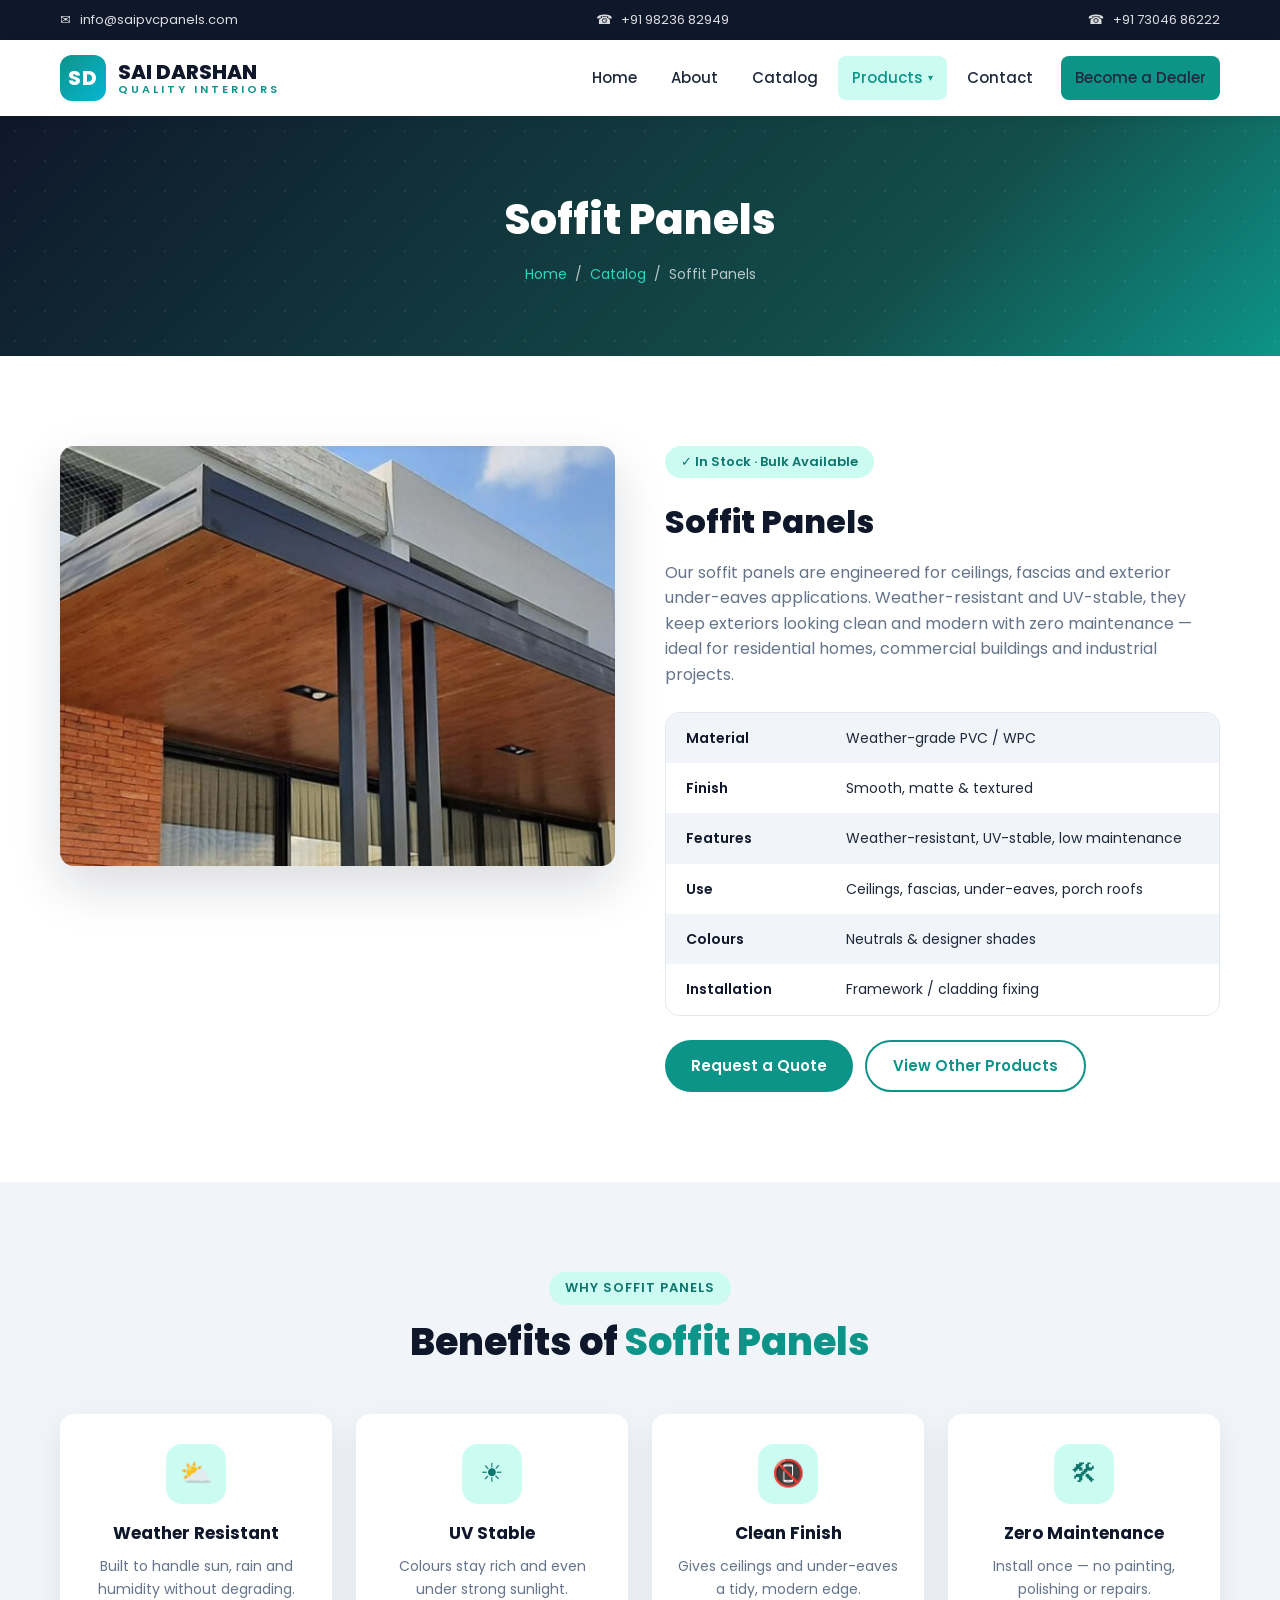
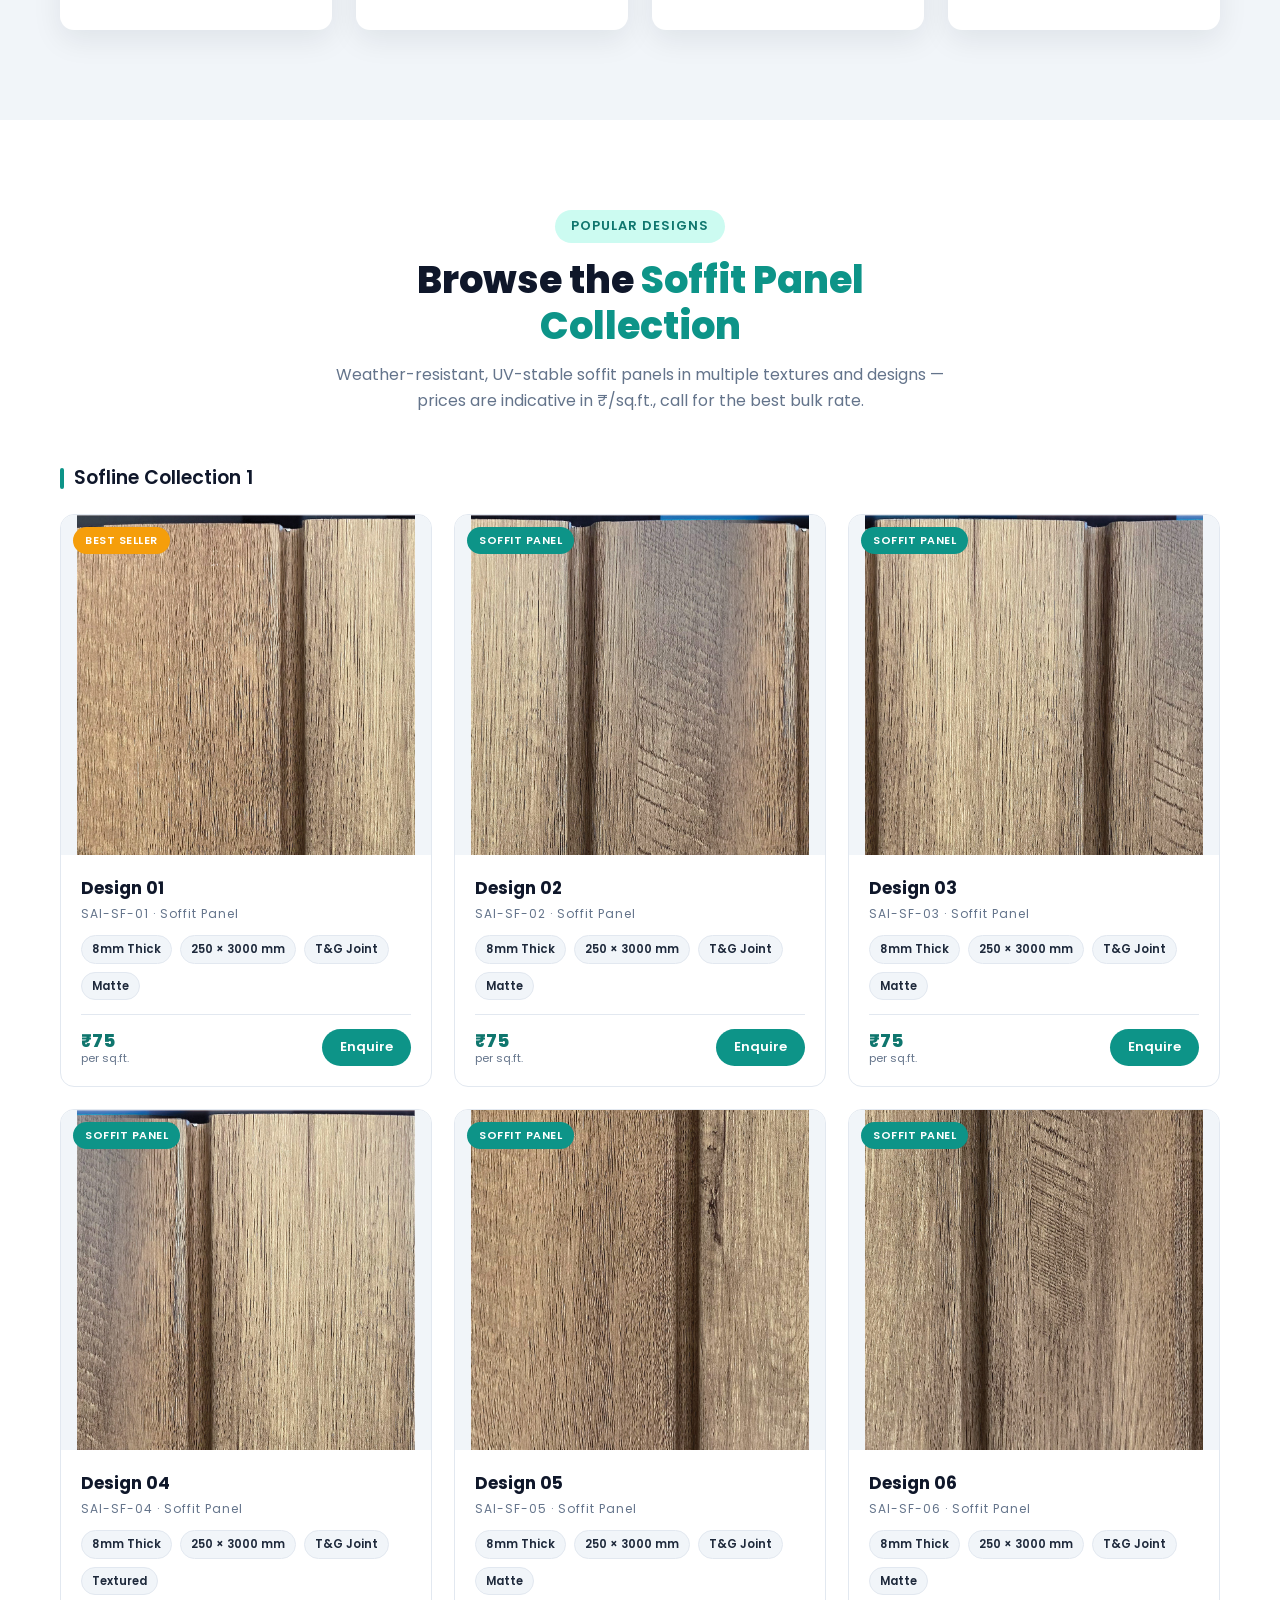
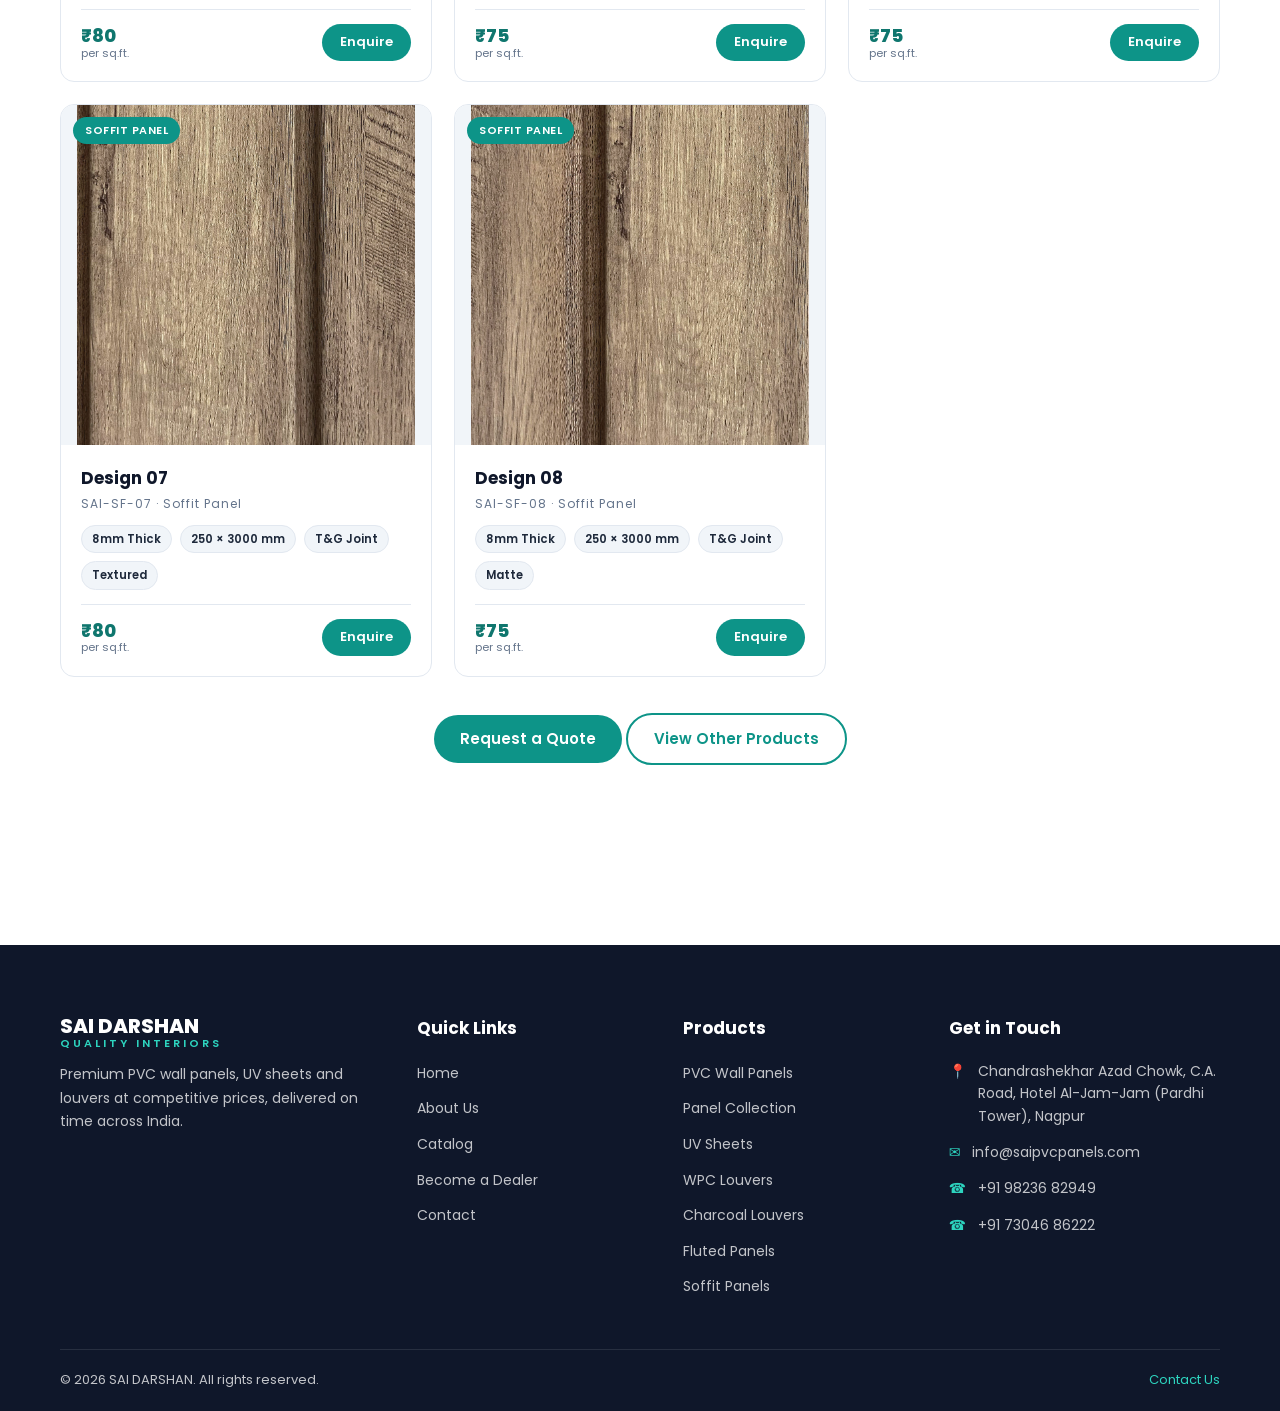
<file: products/soffit-panels.html>
<!DOCTYPE html>
<html lang="en">
<head>
  <meta charset="UTF-8" />
  <meta name="viewport" content="width=device-width, initial-scale=1.0" />
  <title>Soffit Panels | SAI DARSHAN</title>
  <meta name="description" content="Durable soffit panels — weather-resistant ceiling and fascia panels for clean, modern exterior finishes." />
  <link rel="preconnect" href="https://fonts.googleapis.com" />
  <link rel="preconnect" href="https://fonts.gstatic.com" crossorigin />
  <link href="https://fonts.googleapis.com/css2?family=Poppins:wght@400;500;600;700;800&display=swap" rel="stylesheet" />
  <link rel="stylesheet" href="../css/style.css" />
  <style>
    .panel-media {
      height: 340px;
      background: #f1f5f9;
    }
    .panel-media img {
      width: 100%;
      height: 100%;
      object-fit: contain;
    }
    .panel-card:hover .panel-media img {
      transform: scale(1.03);
    }
    .panel-grid {
      grid-template-columns: repeat(3, 1fr);
      gap: 22px;
    }
    @media (max-width: 480px) {
      .panel-grid {
        grid-template-columns: repeat(2, 1fr);
        gap: 16px;
      }
      .panel-media {
        height: 220px;
      }
    }
  </style>
  <link rel="icon" href="data:image/svg+xml,<svg xmlns='http://www.w3.org/2000/svg' viewBox='0 0 100 100'><rect rx='20' width='100' height='100' fill='%230d9488'/><text x='50' y='68' font-size='48' font-weight='bold' text-anchor='middle' fill='white' font-family='Arial'>SAI</text></svg>" />

  <meta property="og:title" content="Soffit Panels | SAI DARSHAN" />
  <meta property="og:description" content="Premium PVC wall panels, UV sheets, WPC louvers, fluted and soffit panels. Quality, competitive pricing and timely delivery across India." />
  <meta property="og:type" content="website" />
  <meta property="og:url" content="https://saipvcpanels.com/" />
  <meta property="og:image" content="https://saipvcpanels.com/assets/img/og-thumbnail.jpg" />
  <meta property="og:image:width" content="1200" />
  <meta property="og:image:height" content="630" />
  <meta property="og:site_name" content="SAI DARSHAN" />
  <meta name="twitter:card" content="summary_large_image" />
  <meta name="twitter:image" content="https://saipvcpanels.com/assets/img/og-thumbnail.jpg" />
</head>
<body>

  <div class="topbar">
    <div class="container">
      <span>&#9993;&nbsp; <a href="mailto:info@saipvcpanels.com">info@saipvcpanels.com</a></span>
      <span>&#9742;&nbsp; <a href="tel:+919823682949">+91 98236 82949</a></span>
      <span>&#9742;&nbsp; <a href="tel:+917304686222">+91 73046 86222</a></span>
      
      <!-- <div class="topbar-social">
        <a href="#" aria-label="Facebook">Facebook</a>
        <a href="#" aria-label="Instagram">Instagram</a>
        <a href="#" aria-label="YouTube">YouTube</a>
      </div> -->
    </div>
  </div>

  <header class="site-header">
    <div class="container">
      <a href="../index.html" class="brand">
        <div class="brand-logo">SD</div>
        <div class="brand-name">SAI DARSHAN<span>Quality Interiors</span></div>
      </a>
      <nav aria-label="Main navigation">
        <ul class="nav-menu">
          <li><a href="../index.html">Home</a></li>
          <li><a href="../about.html">About</a></li>
          <li><a href="../catalog.html">Catalog</a></li>
          <li class="has-subnav active">
            <a href="../catalog.html">Products <span class="dropdown-arrow">&#9662;</span></a>
            <ul class="dropdown">
<li><a href="pvc-wall-panels.html">PVC Wall Panels</a></li>
              <li><a href="pvc-collection.html">Panel Collection</a></li>
              <li><a href="uv-sheets.html">UV Sheets</a></li>
              <li><a href="wpc-louvers.html">WPC Louvers</a></li>
              <li><a href="charcoal-louvers.html">Charcoal Louvers</a></li>
              <li><a href="fluted-panels.html">Fluted Panels</a></li>
              <li class="active"><a href="soffit-panels.html">Soffit Panels</a></li>
            </ul>
          </li>
          <li><a href="../contact.html">Contact</a></li>
          <li><a href="../become-dealer.html" class="btn btn-primary nav-cta">Become a Dealer</a></li>
        </ul>
      </nav>
      <button class="hamburger" aria-label="Open menu"><span></span><span></span><span></span></button>
    </div>
  </header>

  <section class="page-banner">
    <h1>Soffit Panels</h1>
    <div class="breadcrumb"><a href="../index.html">Home</a> &nbsp;/&nbsp; <a href="../catalog.html">Catalog</a> &nbsp;/&nbsp; Soffit Panels</div>
  </section>

  <section class="section">
    <div class="container">
      <div class="product-detail">
        <div class="product-gallery">
          <div class="main-thumb" style="overflow:hidden; border-radius: var(--radius); box-shadow: var(--shadow-lg);">
            <img src="../assets/img/panels/soffit/image.png" alt="Soffit panels" style="width:100%; height:100%; object-fit:cover;" />
          </div>
        </div>
        <div class="product-info">
          <span class="product-sub">&#10003; In Stock &middot; Bulk Available</span>
          <h2>Soffit Panels</h2>
          <p>Our soffit panels are engineered for ceilings, fascias and exterior under-eaves applications. Weather-resistant and UV-stable, they keep exteriors looking clean and modern with zero maintenance — ideal for residential homes, commercial buildings and industrial projects.</p>

          <div class="specs">
            <div class="spec-row"><span class="label">Material</span><span class="value">Weather-grade PVC / WPC</span></div>
            <div class="spec-row"><span class="label">Finish</span><span class="value">Smooth, matte &amp; textured</span></div>
            <div class="spec-row"><span class="label">Features</span><span class="value">Weather-resistant, UV-stable, low maintenance</span></div>
            <div class="spec-row"><span class="label">Use</span><span class="value">Ceilings, fascias, under-eaves, porch roofs</span></div>
            <div class="spec-row"><span class="label">Colours</span><span class="value">Neutrals &amp; designer shades</span></div>
            <div class="spec-row"><span class="label">Installation</span><span class="value">Framework / cladding fixing</span></div>
          </div>

          <div class="product-cta">
            <a href="../contact.html" class="btn btn-primary">Request a Quote</a>
            <a href="../catalog.html" class="btn btn-outline">View Other Products</a>
          </div>
        </div>
      </div>
    </div>
  </section>

  <section class="section features">
    <div class="container">
      <div class="section-head">
        <span class="section-tag">Why Soffit Panels</span>
        <h2>Benefits of <span>Soffit Panels</span></h2>
      </div>
      <div class="feature-grid">
        <div class="feature-card"><div class="feature-icon">&#9925;</div><h4>Weather Resistant</h4><p>Built to handle sun, rain and humidity without degrading.</p></div>
        <div class="feature-card"><div class="feature-icon">&#9728;</div><h4>UV Stable</h4><p>Colours stay rich and even under strong sunlight.</p></div>
        <div class="feature-card"><div class="feature-icon">&#128245;</div><h4>Clean Finish</h4><p>Gives ceilings and under-eaves a tidy, modern edge.</p></div>
        <div class="feature-card"><div class="feature-icon">&#128736;</div><h4>Zero Maintenance</h4><p>Install once — no painting, polishing or repairs.</p></div>
      </div>
    </div>
  </section>

  <section class="section">
    <div class="container">
      <div class="section-head">
        <span class="section-tag">Popular Designs</span>
        <h2>Browse the <span>Soffit Panel Collection</span></h2>
        <p>Weather-resistant, UV-stable soffit panels in multiple textures and designs — prices are indicative in &#8377;/sq.ft., call for the best bulk rate.</p>
      </div>

      <div class="series-block">
        <h3 class="series-title">Sofline Collection 1</h3>
        <div class="panel-grid">
          <div class="panel-card" data-category="soffit1">
            <div class="panel-media">
              <img src="../assets/img/panels/soffit/soffit-p01-01.jpg" alt="Soffit panel Design 01" loading="lazy" />
              <span class="panel-tag hot">Best Seller</span>
            </div>
            <div class="panel-body">
              <h3>Design 01</h3>
              <p class="panel-code">SAI-SF-01 &middot; Soffit Panel</p>
              <div class="panel-specs">
                <span>8mm Thick</span><span>250 &times; 3000 mm</span><span>T&amp;G Joint</span><span>Matte</span>
              </div>
              <div class="panel-meta">
                <div class="panel-price"><strong>&#8377;75</strong><span>per sq.ft.</span></div>
                <a href="../contact.html?subject=Soffit%20Panel%20Design%2001" class="btn btn-primary">Enquire</a>
              </div>
            </div>
          </div>
          <div class="panel-card" data-category="soffit1">
            <div class="panel-media">
              <img src="../assets/img/panels/soffit/soffit-p01-02.jpg" alt="Soffit panel Design 02" loading="lazy" />
              <span class="panel-tag">Soffit Panel</span>
            </div>
            <div class="panel-body">
              <h3>Design 02</h3>
              <p class="panel-code">SAI-SF-02 &middot; Soffit Panel</p>
              <div class="panel-specs">
                <span>8mm Thick</span><span>250 &times; 3000 mm</span><span>T&amp;G Joint</span><span>Matte</span>
              </div>
              <div class="panel-meta">
                <div class="panel-price"><strong>&#8377;75</strong><span>per sq.ft.</span></div>
                <a href="../contact.html?subject=Soffit%20Panel%20Design%2002" class="btn btn-primary">Enquire</a>
              </div>
            </div>
          </div>
          <div class="panel-card" data-category="soffit1">
            <div class="panel-media">
              <img src="../assets/img/panels/soffit/soffit-p01-03.jpg" alt="Soffit panel Design 03" loading="lazy" />
              <span class="panel-tag">Soffit Panel</span>
            </div>
            <div class="panel-body">
              <h3>Design 03</h3>
              <p class="panel-code">SAI-SF-03 &middot; Soffit Panel</p>
              <div class="panel-specs">
                <span>8mm Thick</span><span>250 &times; 3000 mm</span><span>T&amp;G Joint</span><span>Matte</span>
              </div>
              <div class="panel-meta">
                <div class="panel-price"><strong>&#8377;75</strong><span>per sq.ft.</span></div>
                <a href="../contact.html?subject=Soffit%20Panel%20Design%2003" class="btn btn-primary">Enquire</a>
              </div>
            </div>
          </div>
          <div class="panel-card" data-category="soffit1">
            <div class="panel-media">
              <img src="../assets/img/panels/soffit/soffit-p01-04.jpg" alt="Soffit panel Design 04" loading="lazy" />
              <span class="panel-tag">Soffit Panel</span>
            </div>
            <div class="panel-body">
              <h3>Design 04</h3>
              <p class="panel-code">SAI-SF-04 &middot; Soffit Panel</p>
              <div class="panel-specs">
                <span>8mm Thick</span><span>250 &times; 3000 mm</span><span>T&amp;G Joint</span><span>Textured</span>
              </div>
              <div class="panel-meta">
                <div class="panel-price"><strong>&#8377;80</strong><span>per sq.ft.</span></div>
                <a href="../contact.html?subject=Soffit%20Panel%20Design%2004" class="btn btn-primary">Enquire</a>
              </div>
            </div>
          </div>
          <div class="panel-card" data-category="soffit1">
            <div class="panel-media">
              <img src="../assets/img/panels/soffit/soffit-p01-05.jpg" alt="Soffit panel Design 05" loading="lazy" />
              <span class="panel-tag">Soffit Panel</span>
            </div>
            <div class="panel-body">
              <h3>Design 05</h3>
              <p class="panel-code">SAI-SF-05 &middot; Soffit Panel</p>
              <div class="panel-specs">
                <span>8mm Thick</span><span>250 &times; 3000 mm</span><span>T&amp;G Joint</span><span>Matte</span>
              </div>
              <div class="panel-meta">
                <div class="panel-price"><strong>&#8377;75</strong><span>per sq.ft.</span></div>
                <a href="../contact.html?subject=Soffit%20Panel%20Design%2005" class="btn btn-primary">Enquire</a>
              </div>
            </div>
          </div>
          <div class="panel-card" data-category="soffit1">
            <div class="panel-media">
              <img src="../assets/img/panels/soffit/soffit-p01-06.jpg" alt="Soffit panel Design 06" loading="lazy" />
              <span class="panel-tag">Soffit Panel</span>
            </div>
            <div class="panel-body">
              <h3>Design 06</h3>
              <p class="panel-code">SAI-SF-06 &middot; Soffit Panel</p>
              <div class="panel-specs">
                <span>8mm Thick</span><span>250 &times; 3000 mm</span><span>T&amp;G Joint</span><span>Matte</span>
              </div>
              <div class="panel-meta">
                <div class="panel-price"><strong>&#8377;75</strong><span>per sq.ft.</span></div>
                <a href="../contact.html?subject=Soffit%20Panel%20Design%2006" class="btn btn-primary">Enquire</a>
              </div>
            </div>
          </div>
          <div class="panel-card" data-category="soffit1">
            <div class="panel-media">
              <img src="../assets/img/panels/soffit/soffit-p01-07.jpg" alt="Soffit panel Design 07" loading="lazy" />
              <span class="panel-tag">Soffit Panel</span>
            </div>
            <div class="panel-body">
              <h3>Design 07</h3>
              <p class="panel-code">SAI-SF-07 &middot; Soffit Panel</p>
              <div class="panel-specs">
                <span>8mm Thick</span><span>250 &times; 3000 mm</span><span>T&amp;G Joint</span><span>Textured</span>
              </div>
              <div class="panel-meta">
                <div class="panel-price"><strong>&#8377;80</strong><span>per sq.ft.</span></div>
                <a href="../contact.html?subject=Soffit%20Panel%20Design%2007" class="btn btn-primary">Enquire</a>
              </div>
            </div>
          </div>
          <div class="panel-card" data-category="soffit1">
            <div class="panel-media">
              <img src="../assets/img/panels/soffit/soffit-p01-08.jpg" alt="Soffit panel Design 08" loading="lazy" />
              <span class="panel-tag">Soffit Panel</span>
            </div>
            <div class="panel-body">
              <h3>Design 08</h3>
              <p class="panel-code">SAI-SF-08 &middot; Soffit Panel</p>
              <div class="panel-specs">
                <span>8mm Thick</span><span>250 &times; 3000 mm</span><span>T&amp;G Joint</span><span>Matte</span>
              </div>
              <div class="panel-meta">
                <div class="panel-price"><strong>&#8377;75</strong><span>per sq.ft.</span></div>
                <a href="../contact.html?subject=Soffit%20Panel%20Design%2008" class="btn btn-primary">Enquire</a>
              </div>
            </div>
          </div>
        </div>
      </div>


      <div class="collection-note">
        <a href="../contact.html" class="btn btn-primary">Request a Quote</a>
        <a href="../catalog.html" class="btn btn-outline">View Other Products</a>
      </div>
    </div>
  </section>

  <footer class="site-footer">
    <div class="container">
      <div class="footer-grid">
        <div class="footer-brand">
          <a href="../index.html" class="brand-name">SAI DARSHAN<span>Quality Interiors</span></a>
          <p>Premium PVC wall panels, UV sheets and louvers at competitive prices, delivered on time across India.</p>
          <!-- <div class="footer-social">
            <a href="#" aria-label="Facebook">F</a>
            <a href="#" aria-label="Instagram">I</a>
            <a href="#" aria-label="YouTube">Y</a>
          </div> -->
        </div>
        <div>
          <h4>Quick Links</h4>
          <ul class="footer-links">
            <li><a href="../index.html">Home</a></li>
            <li><a href="../about.html">About Us</a></li>
            <li><a href="../catalog.html">Catalog</a></li>
            <li><a href="../become-dealer.html">Become a Dealer</a></li>
            <li><a href="../contact.html">Contact</a></li>
          </ul>
        </div>
        <div>
          <h4>Products</h4>
          <ul class="footer-links">
<li><a href="pvc-wall-panels.html">PVC Wall Panels</a></li>
            <li><a href="pvc-collection.html">Panel Collection</a></li>
            <li><a href="uv-sheets.html">UV Sheets</a></li>
            <li><a href="wpc-louvers.html">WPC Louvers</a></li>
            <li><a href="charcoal-louvers.html">Charcoal Louvers</a></li>
            <li><a href="fluted-panels.html">Fluted Panels</a></li>
            <li><a href="soffit-panels.html">Soffit Panels</a></li>
          </ul>
        </div>
        <div>
          <h4>Get in Touch</h4>
          <ul class="footer-contact">
            <li><span class="icon">&#128205;</span><p>Chandrashekhar Azad Chowk, C.A. Road, Hotel Al-Jam-Jam (Pardhi Tower), Nagpur</p></li>
            <li><span class="icon">&#9993;</span><a href="mailto:info@saipvcpanels.com">info@saipvcpanels.com</a></li>
            <li><span class="icon">&#9742;</span><a href="tel:+919823682949">+91 98236 82949</a></li>
            <li><span class="icon">&#9742;</span><a href="tel:+917304686222">+91 73046 86222</a></li>
          
          </ul>
        </div>
      </div>
      <div class="footer-bottom">
        <p>&copy; <span id="year"></span> SAI DARSHAN. All rights reserved.</p>
        <p><a href="../contact.html">Contact Us</a></p>
      </div>
    </div>
  </footer>

  <script src="../js/main.js"></script>
</body>
</html>
</file>
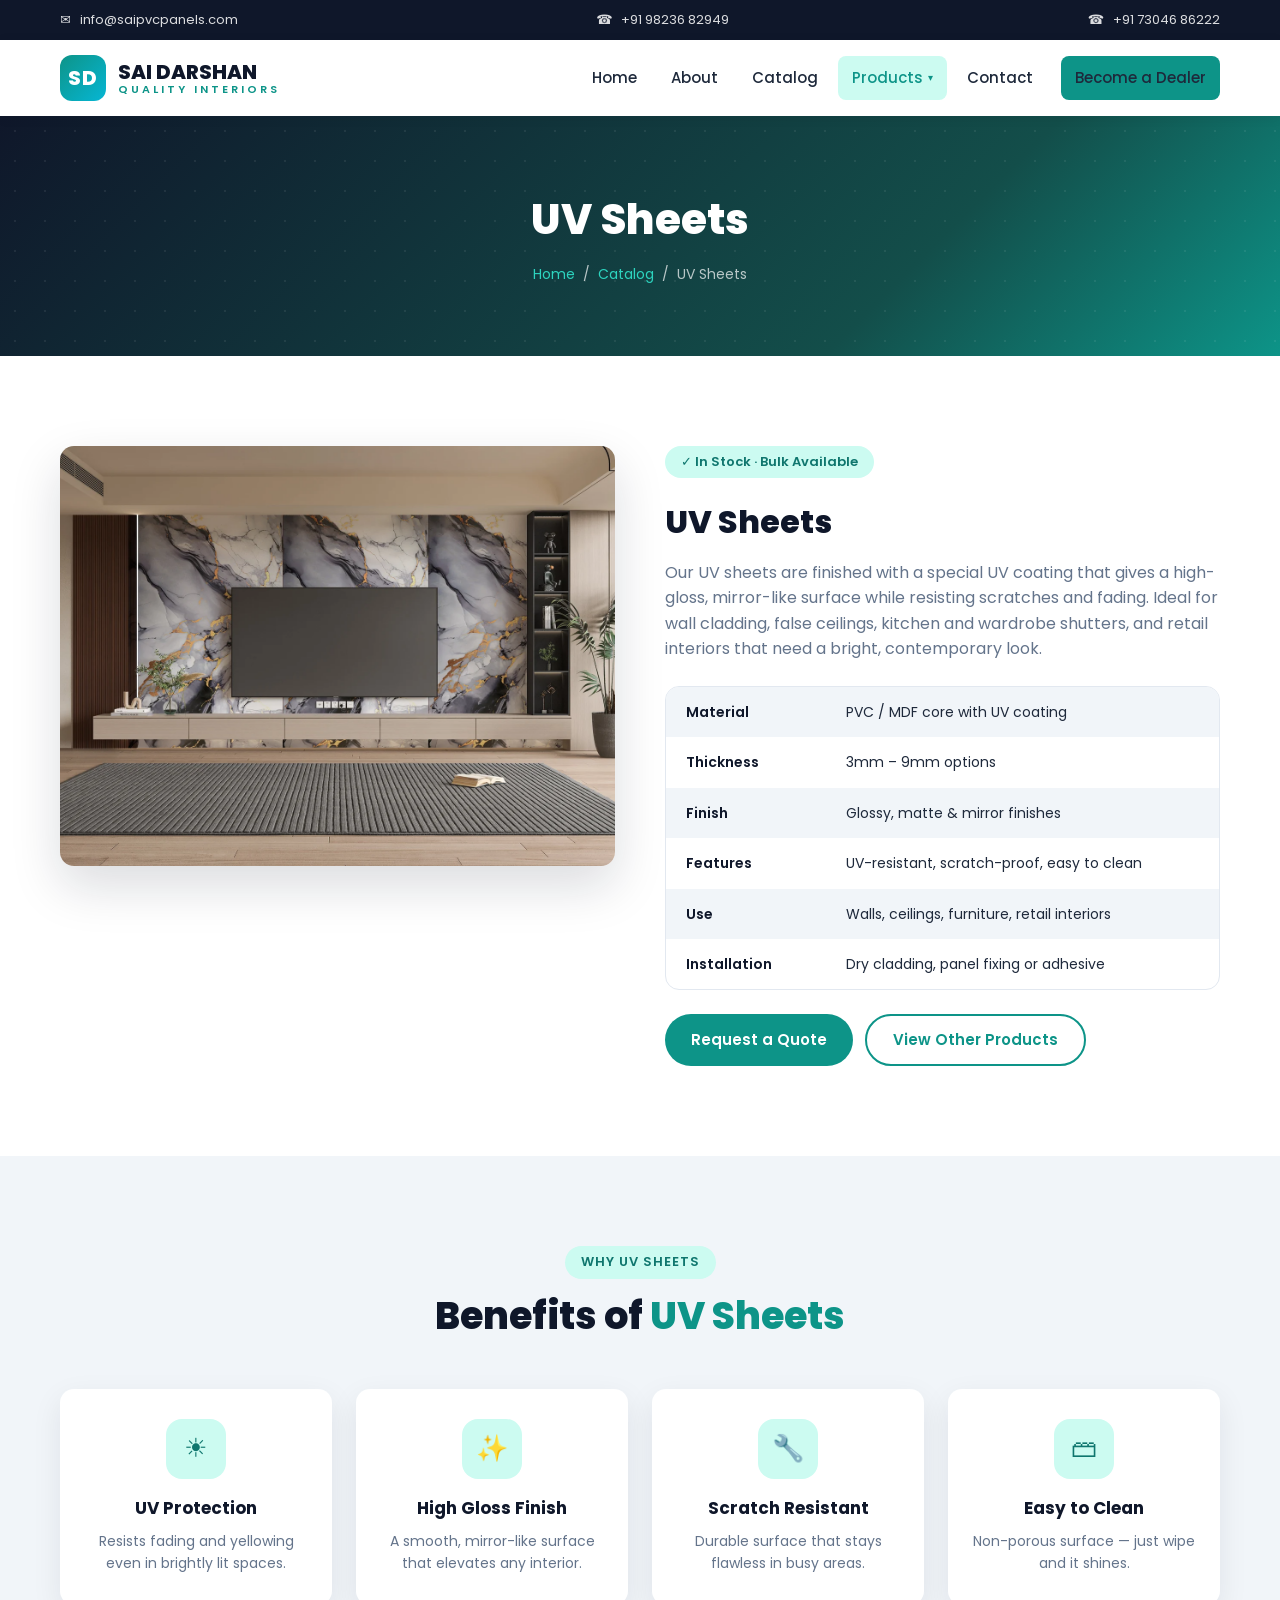
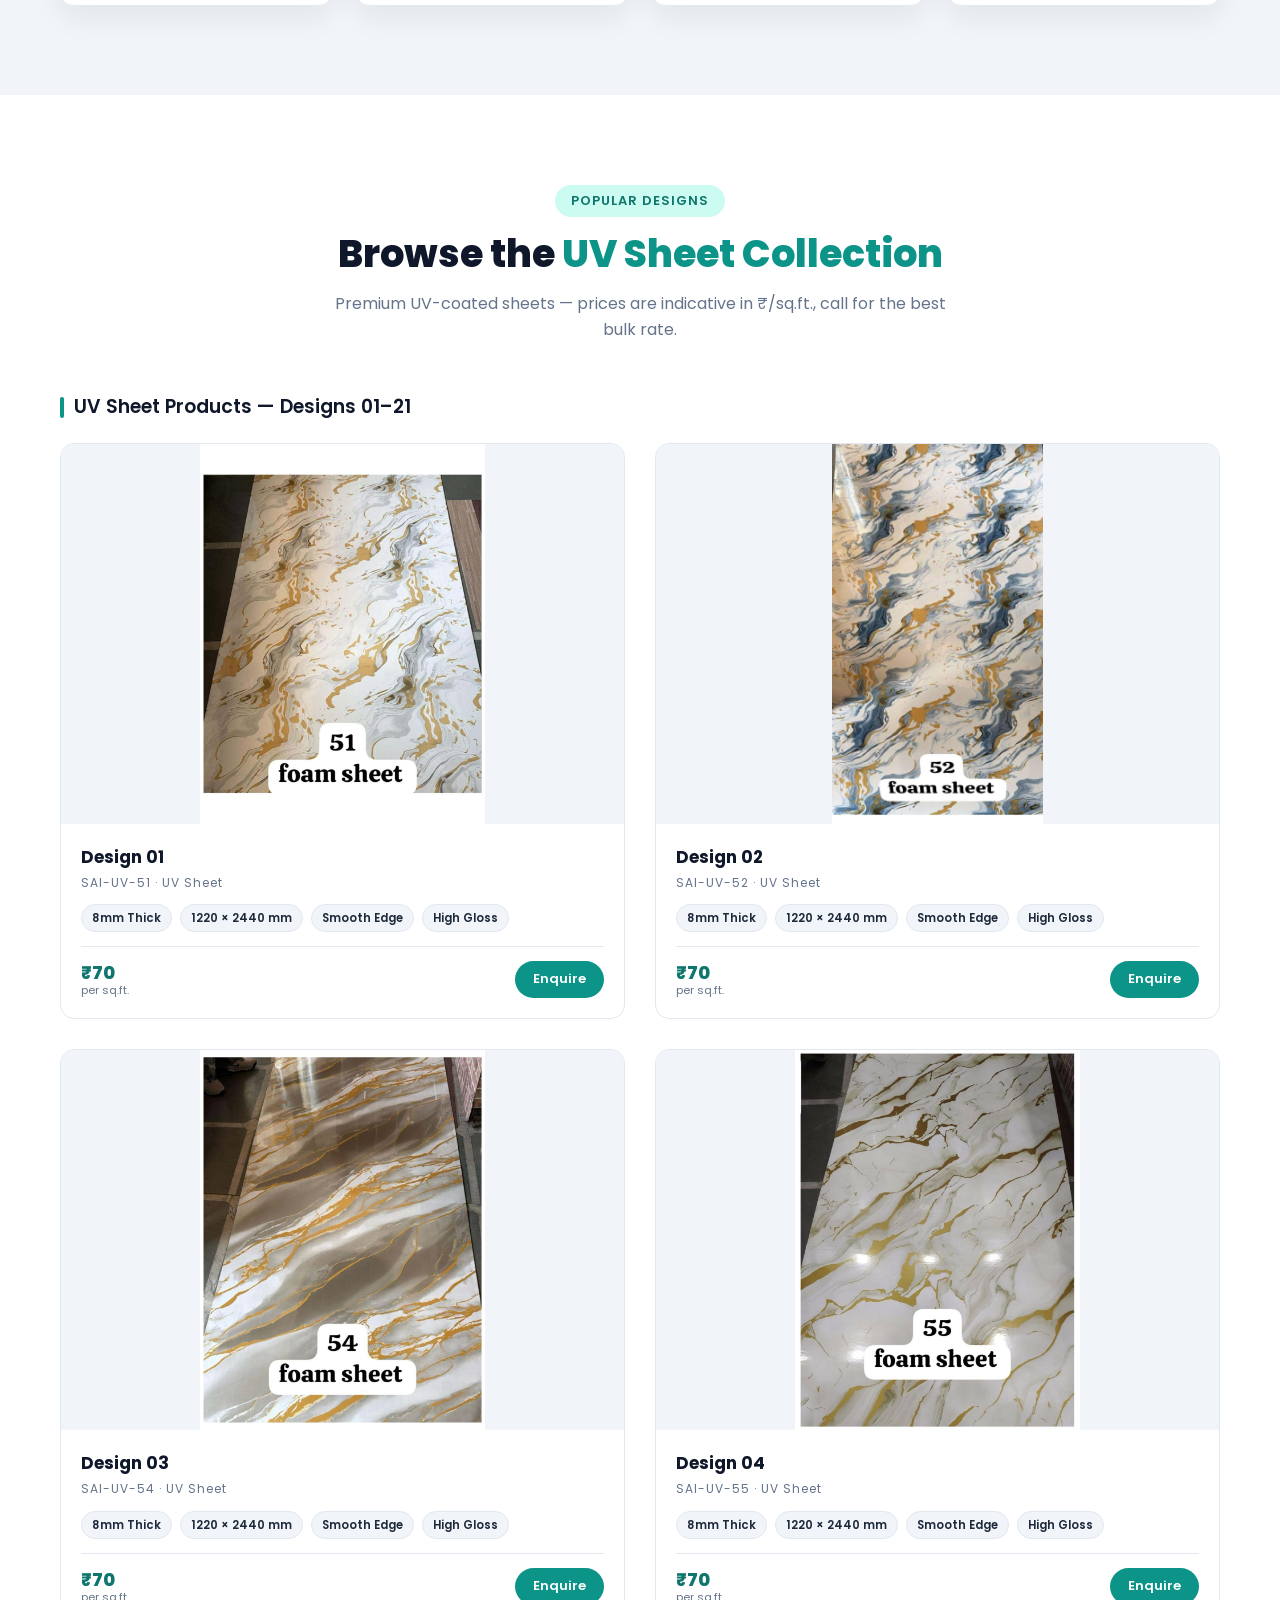
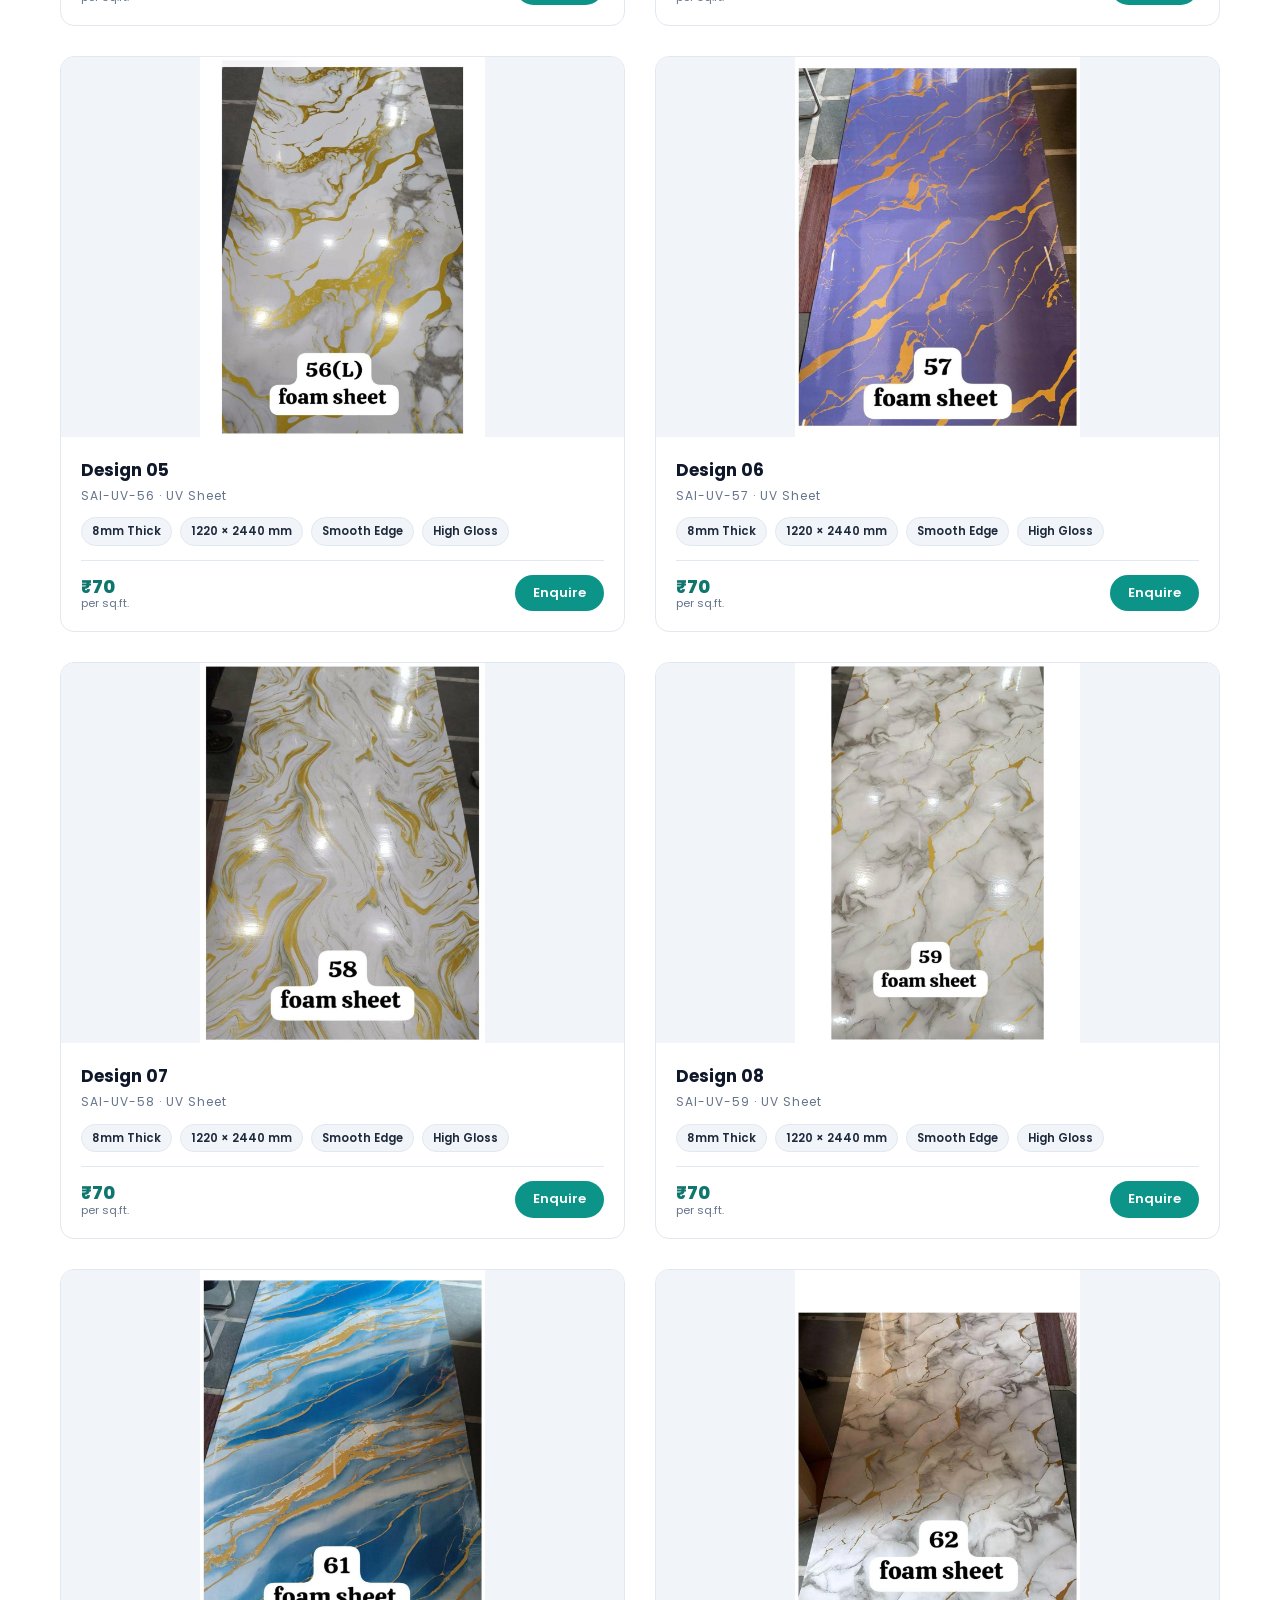
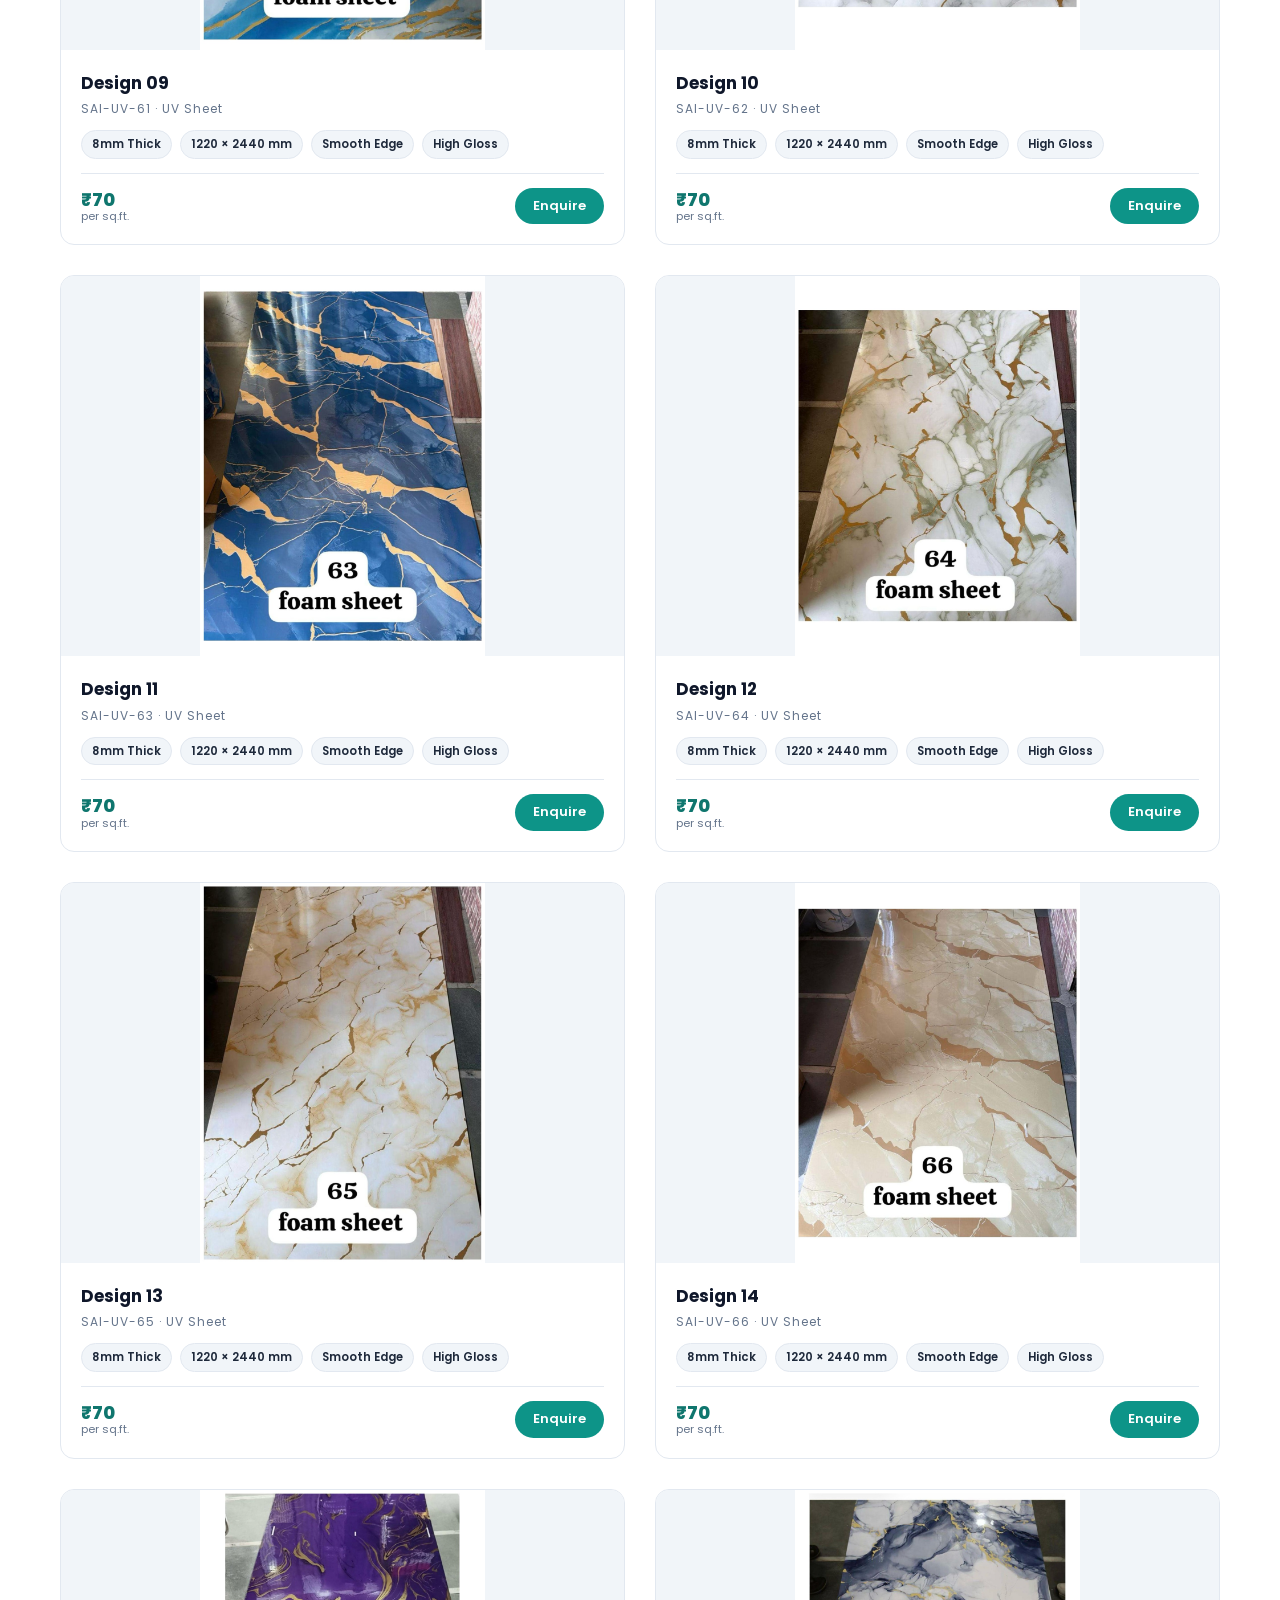
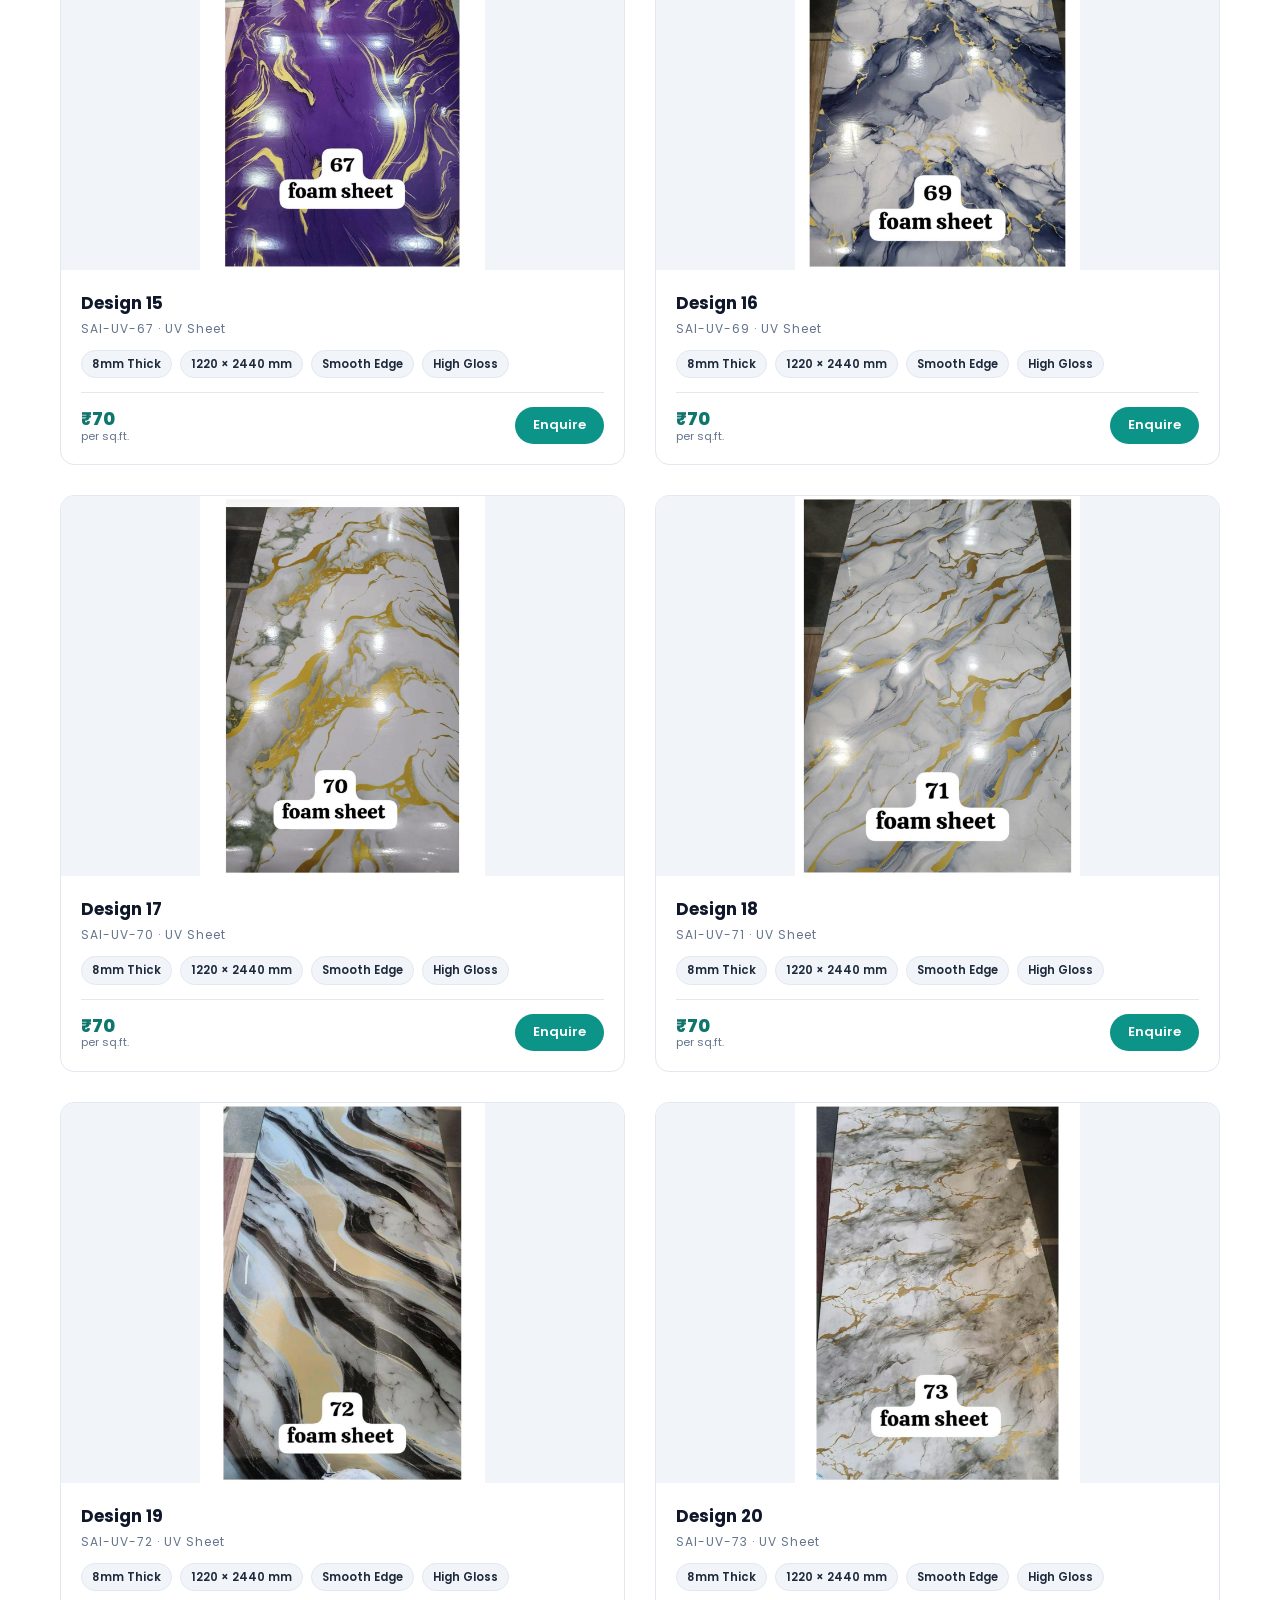
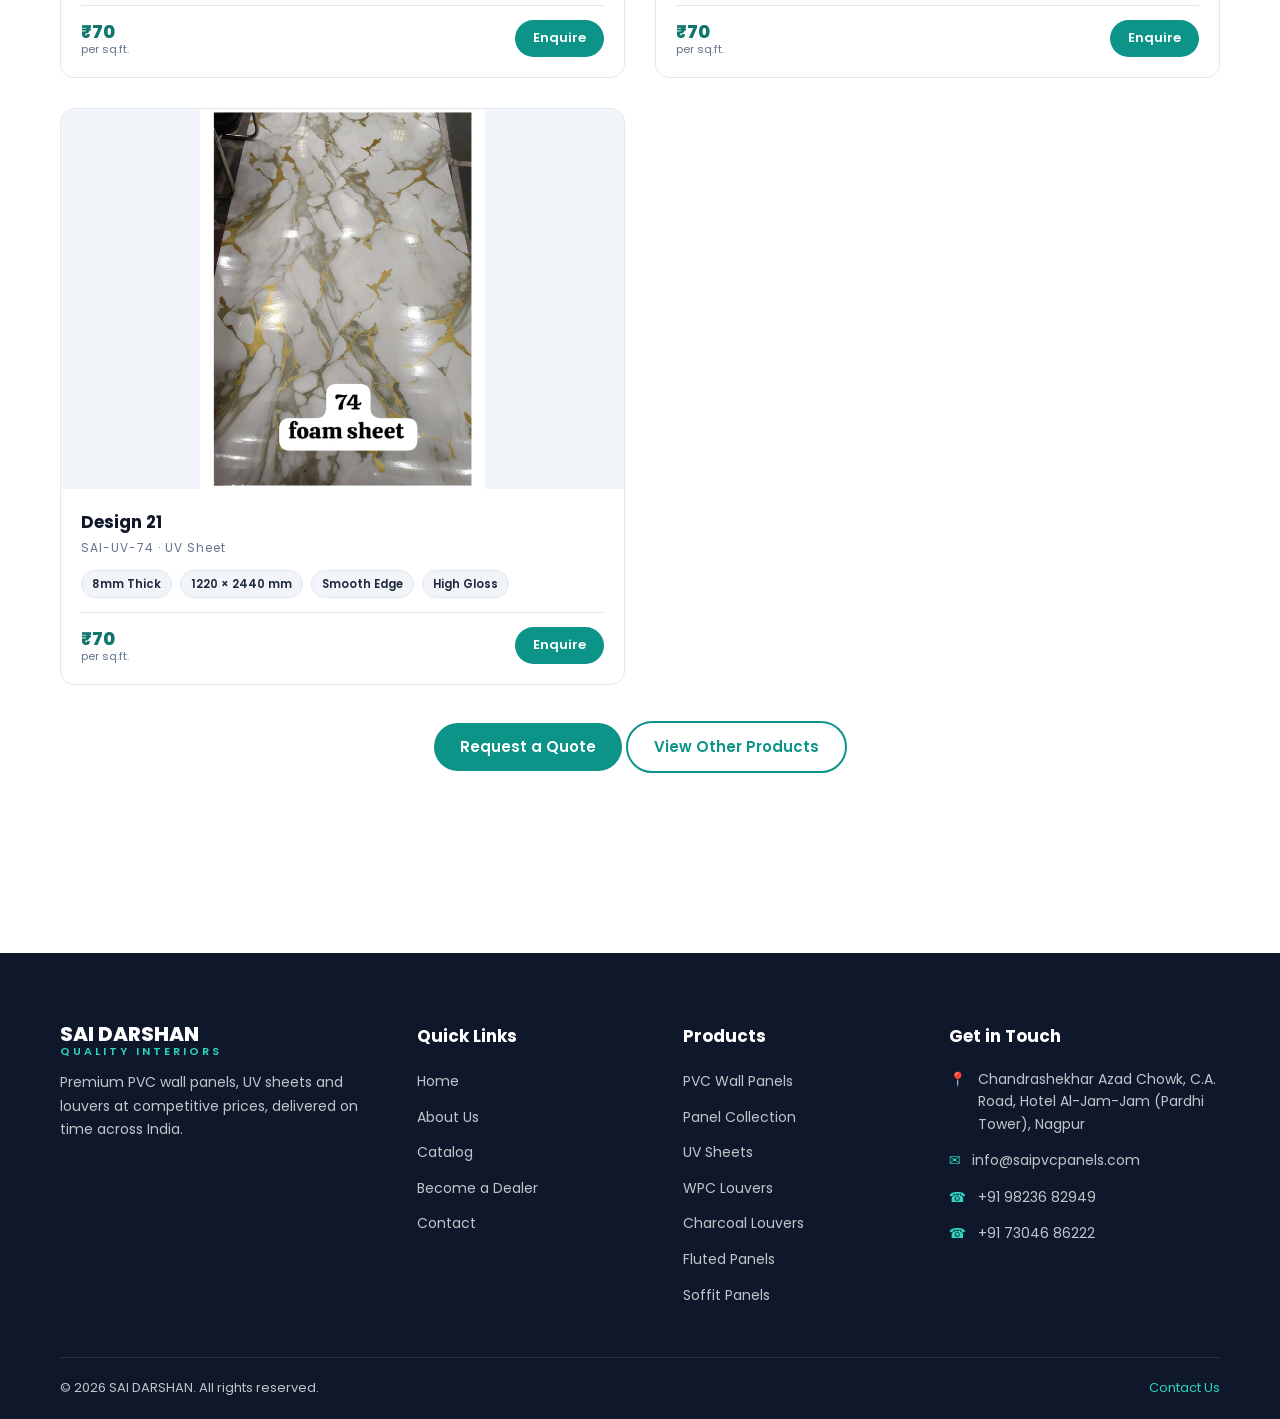
<file: products/uv-sheets.html>
<!DOCTYPE html>
<html lang="en">
<head>
  <meta charset="UTF-8" />
  <meta name="viewport" content="width=device-width, initial-scale=1.0" />
  <title>UV Sheets | SAI DARSHAN</title>
  <meta name="description" content="Premium UV sheets — glossy, scratch-resistant and fading-proof sheets for wall cladding and false ceilings." />
  <link rel="preconnect" href="https://fonts.googleapis.com" />
  <link rel="preconnect" href="https://fonts.gstatic.com" crossorigin />
  <link href="https://fonts.googleapis.com/css2?family=Poppins:wght@400;500;600;700;800&display=swap" rel="stylesheet" />
  <link rel="stylesheet" href="../css/style.css" />
  <style>
    .panel-media {
      height: 380px;
      background: #f1f5f9;
    }
    .panel-media img {
      width: 100%;
      height: 100%;
      object-fit: contain;
    }
    .panel-card:hover .panel-media img {
      transform: scale(1.03);
    }
  </style>
  <link rel="icon" href="data:image/svg+xml,<svg xmlns='http://www.w3.org/2000/svg' viewBox='0 0 100 100'><rect rx='20' width='100' height='100' fill='%230d9488'/><text x='50' y='68' font-size='48' font-weight='bold' text-anchor='middle' fill='white' font-family='Arial'>SAI</text></svg>" />

  <meta property="og:title" content="UV Sheets | SAI DARSHAN" />
  <meta property="og:description" content="Premium PVC wall panels, UV sheets, WPC louvers, fluted and soffit panels. Quality, competitive pricing and timely delivery across India." />
  <meta property="og:type" content="website" />
  <meta property="og:url" content="https://saipvcpanels.com/" />
  <meta property="og:image" content="https://saipvcpanels.com/assets/img/og-thumbnail.jpg" />
  <meta property="og:image:width" content="1200" />
  <meta property="og:image:height" content="630" />
  <meta property="og:site_name" content="SAI DARSHAN" />
  <meta name="twitter:card" content="summary_large_image" />
  <meta name="twitter:image" content="https://saipvcpanels.com/assets/img/og-thumbnail.jpg" />
</head>
<body>

  <div class="topbar">
    <div class="container">
      <span>&#9993;&nbsp; <a href="mailto:info@saipvcpanels.com">info@saipvcpanels.com</a></span>
      <span>&#9742;&nbsp; <a href="tel:+919823682949">+91 98236 82949</a></span>
      <span>&#9742;&nbsp; <a href="tel:+917304686222">+91 73046 86222</a></span>
      
      <!-- <div class="topbar-social">
        <a href="#" aria-label="Facebook">Facebook</a>
        <a href="#" aria-label="Instagram">Instagram</a>
        <a href="#" aria-label="YouTube">YouTube</a>
      </div> -->
    </div>
  </div>

  <header class="site-header">
    <div class="container">
      <a href="../index.html" class="brand">
        <div class="brand-logo">SD</div>
        <div class="brand-name">SAI DARSHAN<span>Quality Interiors</span></div>
      </a>
      <nav aria-label="Main navigation">
        <ul class="nav-menu">
          <li><a href="../index.html">Home</a></li>
          <li><a href="../about.html">About</a></li>
          <li><a href="../catalog.html">Catalog</a></li>
          <li class="has-subnav active">
            <a href="../catalog.html">Products <span class="dropdown-arrow">&#9662;</span></a>
            <ul class="dropdown">
<li><a href="pvc-wall-panels.html">PVC Wall Panels</a></li>
              <li><a href="pvc-collection.html">Panel Collection</a></li>
              <li class="active"><a href="uv-sheets.html">UV Sheets</a></li>
              <li><a href="wpc-louvers.html">WPC Louvers</a></li>
              <li><a href="charcoal-louvers.html">Charcoal Louvers</a></li>
              <li><a href="fluted-panels.html">Fluted Panels</a></li>
              <li><a href="soffit-panels.html">Soffit Panels</a></li>
            </ul>
          </li>
          <li><a href="../contact.html">Contact</a></li>
          <li><a href="../become-dealer.html" class="btn btn-primary nav-cta">Become a Dealer</a></li>
        </ul>
      </nav>
      <button class="hamburger" aria-label="Open menu"><span></span><span></span><span></span></button>
    </div>
  </header>

  <section class="page-banner">
    <h1>UV Sheets</h1>
    <div class="breadcrumb"><a href="../index.html">Home</a> &nbsp;/&nbsp; <a href="../catalog.html">Catalog</a> &nbsp;/&nbsp; UV Sheets</div>
  </section>

  <section class="section">
    <div class="container">
      <div class="product-detail">
        <div class="product-gallery">
          <div class="main-thumb" style="overflow:hidden; border-radius: var(--radius); box-shadow: var(--shadow-lg);">
            <img src="../assets/img/panels/uv/image.png" alt="UV sheets" style="width:100%; height:100%; object-fit:cover;" />
          </div>
        </div>
        <div class="product-info">
          <span class="product-sub">&#10003; In Stock &middot; Bulk Available</span>
          <h2>UV Sheets</h2>
          <p>Our UV sheets are finished with a special UV coating that gives a high-gloss, mirror-like surface while resisting scratches and fading. Ideal for wall cladding, false ceilings, kitchen and wardrobe shutters, and retail interiors that need a bright, contemporary look.</p>

          <div class="specs">
            <div class="spec-row"><span class="label">Material</span><span class="value">PVC / MDF core with UV coating</span></div>
            <div class="spec-row"><span class="label">Thickness</span><span class="value">3mm – 9mm options</span></div>
            <div class="spec-row"><span class="label">Finish</span><span class="value">Glossy, matte &amp; mirror finishes</span></div>
            <div class="spec-row"><span class="label">Features</span><span class="value">UV-resistant, scratch-proof, easy to clean</span></div>
            <div class="spec-row"><span class="label">Use</span><span class="value">Walls, ceilings, furniture, retail interiors</span></div>
            <div class="spec-row"><span class="label">Installation</span><span class="value">Dry cladding, panel fixing or adhesive</span></div>
          </div>

          <div class="product-cta">
            <a href="../contact.html" class="btn btn-primary">Request a Quote</a>
            <a href="../catalog.html" class="btn btn-outline">View Other Products</a>
          </div>
        </div>
      </div>
    </div>
  </section>

  <section class="section features">
    <div class="container">
      <div class="section-head">
        <span class="section-tag">Why UV Sheets</span>
        <h2>Benefits of <span>UV Sheets</span></h2>
      </div>
      <div class="feature-grid">
        <div class="feature-card"><div class="feature-icon">&#9728;</div><h4>UV Protection</h4><p>Resists fading and yellowing even in brightly lit spaces.</p></div>
        <div class="feature-card"><div class="feature-icon">&#10024;</div><h4>High Gloss Finish</h4><p>A smooth, mirror-like surface that elevates any interior.</p></div>
        <div class="feature-card"><div class="feature-icon">&#128295;</div><h4>Scratch Resistant</h4><p>Durable surface that stays flawless in busy areas.</p></div>
        <div class="feature-card"><div class="feature-icon">&#128451;</div><h4>Easy to Clean</h4><p>Non-porous surface — just wipe and it shines.</p></div>
      </div>
    </div>
  </section>

  <section class="section">
    <div class="container">
      <div class="section-head">
        <span class="section-tag">Popular Designs</span>
        <h2>Browse the <span>UV Sheet Collection</span></h2>
        <p>Premium UV-coated sheets — prices are indicative in &#8377;/sq.ft., call for the best bulk rate.</p>
      </div>

      <div class="series-block">
        <h3 class="series-title">UV Sheet Products — Designs 01–21</h3>
        <div class="panel-grid">
          <div class="panel-card" data-category="uv">
            <div class="panel-media">
              <img src="../assets/img/panels/uv/foam_sheet_51.jpg" alt="UV sheet Design 01" loading="lazy" />
            </div>
            <div class="panel-body">
              <h3>Design 01</h3>
              <p class="panel-code">SAI-UV-51 &middot; UV Sheet</p>
              <div class="panel-specs">
                <span>8mm Thick</span><span>1220 &times; 2440 mm</span><span>Smooth Edge</span><span>High Gloss</span>
              </div>
              <div class="panel-meta">
                <div class="panel-price"><strong>&#8377;70</strong><span>per sq.ft.</span></div>
                <a href="../contact.html?subject=UV%20Sheet%20Design%2001" class="btn btn-primary">Enquire</a>
              </div>
            </div>
          </div>
          <div class="panel-card" data-category="uv">
            <div class="panel-media">
              <img src="../assets/img/panels/uv/foam_sheet_52_aligned.jpg" alt="UV sheet Design 02" loading="lazy" />
            </div>
            <div class="panel-body">
              <h3>Design 02</h3>
              <p class="panel-code">SAI-UV-52 &middot; UV Sheet</p>
              <div class="panel-specs">
                <span>8mm Thick</span><span>1220 &times; 2440 mm</span><span>Smooth Edge</span><span>High Gloss</span>
              </div>
              <div class="panel-meta">
                <div class="panel-price"><strong>&#8377;70</strong><span>per sq.ft.</span></div>
                <a href="../contact.html?subject=UV%20Sheet%20Design%2002" class="btn btn-primary">Enquire</a>
              </div>
            </div>
          </div>
          <div class="panel-card" data-category="uv">
            <div class="panel-media">
              <img src="../assets/img/panels/uv/foam_sheet_54.jpg" alt="UV sheet Design 03" loading="lazy" />
            </div>
            <div class="panel-body">
              <h3>Design 03</h3>
              <p class="panel-code">SAI-UV-54 &middot; UV Sheet</p>
              <div class="panel-specs">
                <span>8mm Thick</span><span>1220 &times; 2440 mm</span><span>Smooth Edge</span><span>High Gloss</span>
              </div>
              <div class="panel-meta">
                <div class="panel-price"><strong>&#8377;70</strong><span>per sq.ft.</span></div>
                <a href="../contact.html?subject=UV%20Sheet%20Design%2003" class="btn btn-primary">Enquire</a>
              </div>
            </div>
          </div>
          <div class="panel-card" data-category="uv">
            <div class="panel-media">
              <img src="../assets/img/panels/uv/foam_sheet_55.jpg" alt="UV sheet Design 04" loading="lazy" />
            </div>
            <div class="panel-body">
              <h3>Design 04</h3>
              <p class="panel-code">SAI-UV-55 &middot; UV Sheet</p>
              <div class="panel-specs">
                <span>8mm Thick</span><span>1220 &times; 2440 mm</span><span>Smooth Edge</span><span>High Gloss</span>
              </div>
              <div class="panel-meta">
                <div class="panel-price"><strong>&#8377;70</strong><span>per sq.ft.</span></div>
                <a href="../contact.html?subject=UV%20Sheet%20Design%2004" class="btn btn-primary">Enquire</a>
              </div>
            </div>
          </div>
          <div class="panel-card" data-category="uv">
            <div class="panel-media">
              <img src="../assets/img/panels/uv/foam_sheet_56L.jpg" alt="UV sheet Design 05" loading="lazy" />
            </div>
            <div class="panel-body">
              <h3>Design 05</h3>
              <p class="panel-code">SAI-UV-56 &middot; UV Sheet</p>
              <div class="panel-specs">
                <span>8mm Thick</span><span>1220 &times; 2440 mm</span><span>Smooth Edge</span><span>High Gloss</span>
              </div>
              <div class="panel-meta">
                <div class="panel-price"><strong>&#8377;70</strong><span>per sq.ft.</span></div>
                <a href="../contact.html?subject=UV%20Sheet%20Design%2005" class="btn btn-primary">Enquire</a>
              </div>
            </div>
          </div>
          <div class="panel-card" data-category="uv">
            <div class="panel-media">
              <img src="../assets/img/panels/uv/foam_sheet_57.jpg" alt="UV sheet Design 06" loading="lazy" />
            </div>
            <div class="panel-body">
              <h3>Design 06</h3>
              <p class="panel-code">SAI-UV-57 &middot; UV Sheet</p>
              <div class="panel-specs">
                <span>8mm Thick</span><span>1220 &times; 2440 mm</span><span>Smooth Edge</span><span>High Gloss</span>
              </div>
              <div class="panel-meta">
                <div class="panel-price"><strong>&#8377;70</strong><span>per sq.ft.</span></div>
                <a href="../contact.html?subject=UV%20Sheet%20Design%2006" class="btn btn-primary">Enquire</a>
              </div>
            </div>
          </div>
          <div class="panel-card" data-category="uv">
            <div class="panel-media">
              <img src="../assets/img/panels/uv/foam_sheet_58.jpg" alt="UV sheet Design 07" loading="lazy" />
            </div>
            <div class="panel-body">
              <h3>Design 07</h3>
              <p class="panel-code">SAI-UV-58 &middot; UV Sheet</p>
              <div class="panel-specs">
                <span>8mm Thick</span><span>1220 &times; 2440 mm</span><span>Smooth Edge</span><span>High Gloss</span>
              </div>
              <div class="panel-meta">
                <div class="panel-price"><strong>&#8377;70</strong><span>per sq.ft.</span></div>
                <a href="../contact.html?subject=UV%20Sheet%20Design%2007" class="btn btn-primary">Enquire</a>
              </div>
            </div>
          </div>
          <div class="panel-card" data-category="uv">
            <div class="panel-media">
              <img src="../assets/img/panels/uv/foam_sheet_59.jpg" alt="UV sheet Design 08" loading="lazy" />
            </div>
            <div class="panel-body">
              <h3>Design 08</h3>
              <p class="panel-code">SAI-UV-59 &middot; UV Sheet</p>
              <div class="panel-specs">
                <span>8mm Thick</span><span>1220 &times; 2440 mm</span><span>Smooth Edge</span><span>High Gloss</span>
              </div>
              <div class="panel-meta">
                <div class="panel-price"><strong>&#8377;70</strong><span>per sq.ft.</span></div>
                <a href="../contact.html?subject=UV%20Sheet%20Design%2008" class="btn btn-primary">Enquire</a>
              </div>
            </div>
          </div>
          <div class="panel-card" data-category="uv">
            <div class="panel-media">
              <img src="../assets/img/panels/uv/foam_sheet_61.jpg" alt="UV sheet Design 09" loading="lazy" />
            </div>
            <div class="panel-body">
              <h3>Design 09</h3>
              <p class="panel-code">SAI-UV-61 &middot; UV Sheet</p>
              <div class="panel-specs">
                <span>8mm Thick</span><span>1220 &times; 2440 mm</span><span>Smooth Edge</span><span>High Gloss</span>
              </div>
              <div class="panel-meta">
                <div class="panel-price"><strong>&#8377;70</strong><span>per sq.ft.</span></div>
                <a href="../contact.html?subject=UV%20Sheet%20Design%2009" class="btn btn-primary">Enquire</a>
              </div>
            </div>
          </div>
          <div class="panel-card" data-category="uv">
            <div class="panel-media">
              <img src="../assets/img/panels/uv/foam_sheet_62.jpg" alt="UV sheet Design 10" loading="lazy" />
            </div>
            <div class="panel-body">
              <h3>Design 10</h3>
              <p class="panel-code">SAI-UV-62 &middot; UV Sheet</p>
              <div class="panel-specs">
                <span>8mm Thick</span><span>1220 &times; 2440 mm</span><span>Smooth Edge</span><span>High Gloss</span>
              </div>
              <div class="panel-meta">
                <div class="panel-price"><strong>&#8377;70</strong><span>per sq.ft.</span></div>
                <a href="../contact.html?subject=UV%20Sheet%20Design%2010" class="btn btn-primary">Enquire</a>
              </div>
            </div>
          </div>
          <div class="panel-card" data-category="uv">
            <div class="panel-media">
              <img src="../assets/img/panels/uv/foam_sheet_63.jpg" alt="UV sheet Design 11" loading="lazy" />
            </div>
            <div class="panel-body">
              <h3>Design 11</h3>
              <p class="panel-code">SAI-UV-63 &middot; UV Sheet</p>
              <div class="panel-specs">
                <span>8mm Thick</span><span>1220 &times; 2440 mm</span><span>Smooth Edge</span><span>High Gloss</span>
              </div>
              <div class="panel-meta">
                <div class="panel-price"><strong>&#8377;70</strong><span>per sq.ft.</span></div>
                <a href="../contact.html?subject=UV%20Sheet%20Design%2011" class="btn btn-primary">Enquire</a>
              </div>
            </div>
          </div>
          <div class="panel-card" data-category="uv">
            <div class="panel-media">
              <img src="../assets/img/panels/uv/foam_sheet_64.jpg" alt="UV sheet Design 12" loading="lazy" />
            </div>
            <div class="panel-body">
              <h3>Design 12</h3>
              <p class="panel-code">SAI-UV-64 &middot; UV Sheet</p>
              <div class="panel-specs">
                <span>8mm Thick</span><span>1220 &times; 2440 mm</span><span>Smooth Edge</span><span>High Gloss</span>
              </div>
              <div class="panel-meta">
                <div class="panel-price"><strong>&#8377;70</strong><span>per sq.ft.</span></div>
                <a href="../contact.html?subject=UV%20Sheet%20Design%2012" class="btn btn-primary">Enquire</a>
              </div>
            </div>
          </div>
          <div class="panel-card" data-category="uv">
            <div class="panel-media">
              <img src="../assets/img/panels/uv/foam_sheet_65.jpg" alt="UV sheet Design 13" loading="lazy" />
            </div>
            <div class="panel-body">
              <h3>Design 13</h3>
              <p class="panel-code">SAI-UV-65 &middot; UV Sheet</p>
              <div class="panel-specs">
                <span>8mm Thick</span><span>1220 &times; 2440 mm</span><span>Smooth Edge</span><span>High Gloss</span>
              </div>
              <div class="panel-meta">
                <div class="panel-price"><strong>&#8377;70</strong><span>per sq.ft.</span></div>
                <a href="../contact.html?subject=UV%20Sheet%20Design%2013" class="btn btn-primary">Enquire</a>
              </div>
            </div>
          </div>
          <div class="panel-card" data-category="uv">
            <div class="panel-media">
              <img src="../assets/img/panels/uv/foam_sheet_66.jpg" alt="UV sheet Design 14" loading="lazy" />
            </div>
            <div class="panel-body">
              <h3>Design 14</h3>
              <p class="panel-code">SAI-UV-66 &middot; UV Sheet</p>
              <div class="panel-specs">
                <span>8mm Thick</span><span>1220 &times; 2440 mm</span><span>Smooth Edge</span><span>High Gloss</span>
              </div>
              <div class="panel-meta">
                <div class="panel-price"><strong>&#8377;70</strong><span>per sq.ft.</span></div>
                <a href="../contact.html?subject=UV%20Sheet%20Design%2014" class="btn btn-primary">Enquire</a>
              </div>
            </div>
          </div>
          <div class="panel-card" data-category="uv">
            <div class="panel-media">
              <img src="../assets/img/panels/uv/foam_sheet_67.jpg" alt="UV sheet Design 15" loading="lazy" />
            </div>
            <div class="panel-body">
              <h3>Design 15</h3>
              <p class="panel-code">SAI-UV-67 &middot; UV Sheet</p>
              <div class="panel-specs">
                <span>8mm Thick</span><span>1220 &times; 2440 mm</span><span>Smooth Edge</span><span>High Gloss</span>
              </div>
              <div class="panel-meta">
                <div class="panel-price"><strong>&#8377;70</strong><span>per sq.ft.</span></div>
                <a href="../contact.html?subject=UV%20Sheet%20Design%2015" class="btn btn-primary">Enquire</a>
              </div>
            </div>
          </div>
          <div class="panel-card" data-category="uv">
            <div class="panel-media">
              <img src="../assets/img/panels/uv/foam_sheet_69.jpg" alt="UV sheet Design 16" loading="lazy" />
            </div>
            <div class="panel-body">
              <h3>Design 16</h3>
              <p class="panel-code">SAI-UV-69 &middot; UV Sheet</p>
              <div class="panel-specs">
                <span>8mm Thick</span><span>1220 &times; 2440 mm</span><span>Smooth Edge</span><span>High Gloss</span>
              </div>
              <div class="panel-meta">
                <div class="panel-price"><strong>&#8377;70</strong><span>per sq.ft.</span></div>
                <a href="../contact.html?subject=UV%20Sheet%20Design%2016" class="btn btn-primary">Enquire</a>
              </div>
            </div>
          </div>
          <div class="panel-card" data-category="uv">
            <div class="panel-media">
              <img src="../assets/img/panels/uv/foam_sheet_70.jpg" alt="UV sheet Design 17" loading="lazy" />
            </div>
            <div class="panel-body">
              <h3>Design 17</h3>
              <p class="panel-code">SAI-UV-70 &middot; UV Sheet</p>
              <div class="panel-specs">
                <span>8mm Thick</span><span>1220 &times; 2440 mm</span><span>Smooth Edge</span><span>High Gloss</span>
              </div>
              <div class="panel-meta">
                <div class="panel-price"><strong>&#8377;70</strong><span>per sq.ft.</span></div>
                <a href="../contact.html?subject=UV%20Sheet%20Design%2017" class="btn btn-primary">Enquire</a>
              </div>
            </div>
          </div>
          <div class="panel-card" data-category="uv">
            <div class="panel-media">
              <img src="../assets/img/panels/uv/foam_sheet_71.jpg" alt="UV sheet Design 18" loading="lazy" />
            </div>
            <div class="panel-body">
              <h3>Design 18</h3>
              <p class="panel-code">SAI-UV-71 &middot; UV Sheet</p>
              <div class="panel-specs">
                <span>8mm Thick</span><span>1220 &times; 2440 mm</span><span>Smooth Edge</span><span>High Gloss</span>
              </div>
              <div class="panel-meta">
                <div class="panel-price"><strong>&#8377;70</strong><span>per sq.ft.</span></div>
                <a href="../contact.html?subject=UV%20Sheet%20Design%2018" class="btn btn-primary">Enquire</a>
              </div>
            </div>
          </div>
          <div class="panel-card" data-category="uv">
            <div class="panel-media">
              <img src="../assets/img/panels/uv/foam_sheet_72.jpg" alt="UV sheet Design 19" loading="lazy" />
            </div>
            <div class="panel-body">
              <h3>Design 19</h3>
              <p class="panel-code">SAI-UV-72 &middot; UV Sheet</p>
              <div class="panel-specs">
                <span>8mm Thick</span><span>1220 &times; 2440 mm</span><span>Smooth Edge</span><span>High Gloss</span>
              </div>
              <div class="panel-meta">
                <div class="panel-price"><strong>&#8377;70</strong><span>per sq.ft.</span></div>
                <a href="../contact.html?subject=UV%20Sheet%20Design%2019" class="btn btn-primary">Enquire</a>
              </div>
            </div>
          </div>
          <div class="panel-card" data-category="uv">
            <div class="panel-media">
              <img src="../assets/img/panels/uv/foam_sheet_73.jpg" alt="UV sheet Design 20" loading="lazy" />
            </div>
            <div class="panel-body">
              <h3>Design 20</h3>
              <p class="panel-code">SAI-UV-73 &middot; UV Sheet</p>
              <div class="panel-specs">
                <span>8mm Thick</span><span>1220 &times; 2440 mm</span><span>Smooth Edge</span><span>High Gloss</span>
              </div>
              <div class="panel-meta">
                <div class="panel-price"><strong>&#8377;70</strong><span>per sq.ft.</span></div>
                <a href="../contact.html?subject=UV%20Sheet%20Design%2020" class="btn btn-primary">Enquire</a>
              </div>
            </div>
          </div>
          <div class="panel-card" data-category="uv">
            <div class="panel-media">
              <img src="../assets/img/panels/uv/foam_sheet_74.jpg" alt="UV sheet Design 21" loading="lazy" />
            </div>
            <div class="panel-body">
              <h3>Design 21</h3>
              <p class="panel-code">SAI-UV-74 &middot; UV Sheet</p>
              <div class="panel-specs">
                <span>8mm Thick</span><span>1220 &times; 2440 mm</span><span>Smooth Edge</span><span>High Gloss</span>
              </div>
              <div class="panel-meta">
                <div class="panel-price"><strong>&#8377;70</strong><span>per sq.ft.</span></div>
                <a href="../contact.html?subject=UV%20Sheet%20Design%2021" class="btn btn-primary">Enquire</a>
              </div>
            </div>
          </div>
        </div>
      </div>

      <div class="collection-note">
        <a href="../contact.html" class="btn btn-primary">Request a Quote</a>
        <a href="../catalog.html" class="btn btn-outline">View Other Products</a>
      </div>
    </div>
  </section>

  <footer class="site-footer">
    <div class="container">
      <div class="footer-grid">
        <div class="footer-brand">
          <a href="../index.html" class="brand-name">SAI DARSHAN<span>Quality Interiors</span></a>
          <p>Premium PVC wall panels, UV sheets and louvers at competitive prices, delivered on time across India.</p>
          <!-- <div class="footer-social">
            <a href="#" aria-label="Facebook">F</a>
            <a href="#" aria-label="Instagram">I</a>
            <a href="#" aria-label="YouTube">Y</a>
          </div> -->
        </div>
        <div>
          <h4>Quick Links</h4>
          <ul class="footer-links">
            <li><a href="../index.html">Home</a></li>
            <li><a href="../about.html">About Us</a></li>
            <li><a href="../catalog.html">Catalog</a></li>
            <li><a href="../become-dealer.html">Become a Dealer</a></li>
            <li><a href="../contact.html">Contact</a></li>
          </ul>
        </div>
        <div>
          <h4>Products</h4>
          <ul class="footer-links">
<li><a href="pvc-wall-panels.html">PVC Wall Panels</a></li>
            <li><a href="pvc-collection.html">Panel Collection</a></li>
            <li><a href="uv-sheets.html">UV Sheets</a></li>
            <li><a href="wpc-louvers.html">WPC Louvers</a></li>
            <li><a href="charcoal-louvers.html">Charcoal Louvers</a></li>
            <li><a href="fluted-panels.html">Fluted Panels</a></li>
            <li><a href="soffit-panels.html">Soffit Panels</a></li>
          </ul>
        </div>
        <div>
          <h4>Get in Touch</h4>
          <ul class="footer-contact">
            <li><span class="icon">&#128205;</span><p>Chandrashekhar Azad Chowk, C.A. Road, Hotel Al-Jam-Jam (Pardhi Tower), Nagpur</p></li>
            <li><span class="icon">&#9993;</span><a href="mailto:info@saipvcpanels.com">info@saipvcpanels.com</a></li>
            <li><span class="icon">&#9742;</span><a href="tel:+919823682949">+91 98236 82949</a></li>
            <li><span class="icon">&#9742;</span><a href="tel:+917304686222">+91 73046 86222</a></li>
          
          </ul>
        </div>
      </div>
      <div class="footer-bottom">
        <p>&copy; <span id="year"></span> SAI DARSHAN. All rights reserved.</p>
        <p><a href="../contact.html">Contact Us</a></p>
      </div>
    </div>
  </footer>

  <script src="../js/main.js"></script>
</body>
</html>
</file>
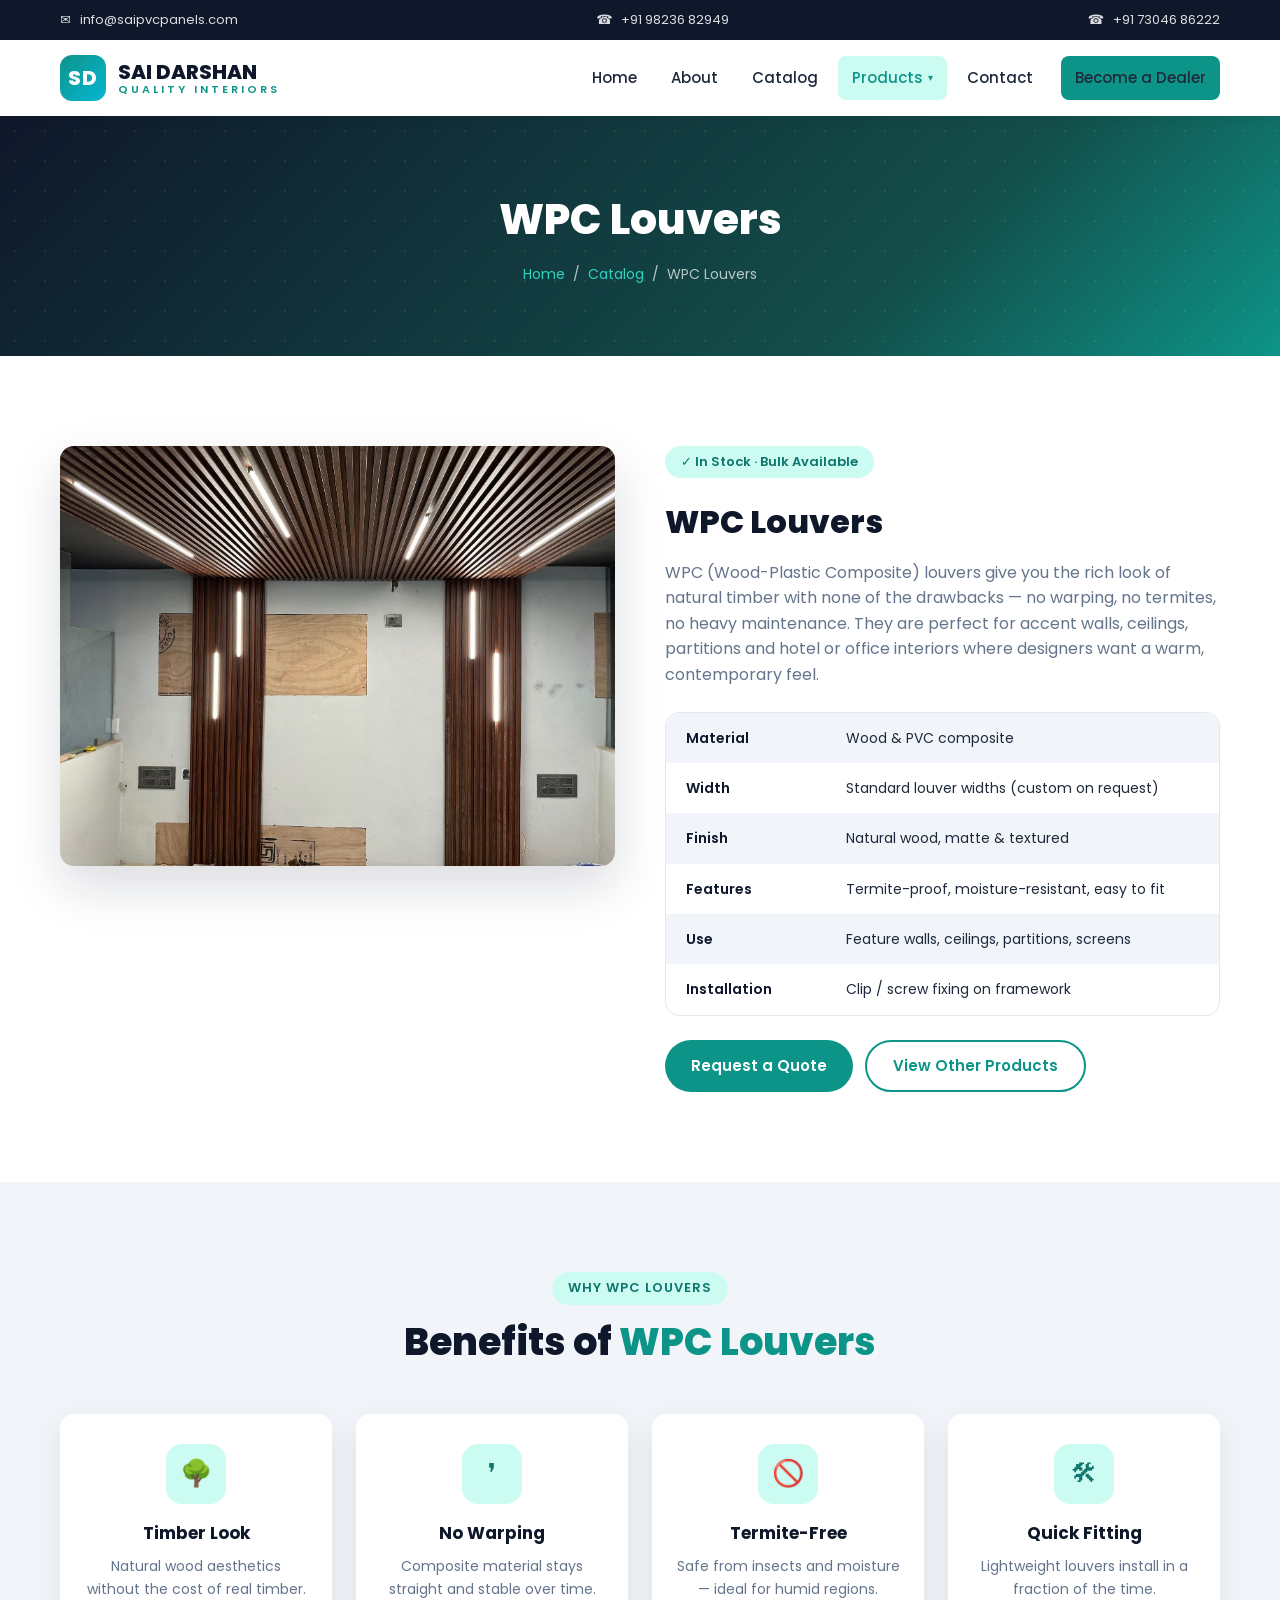
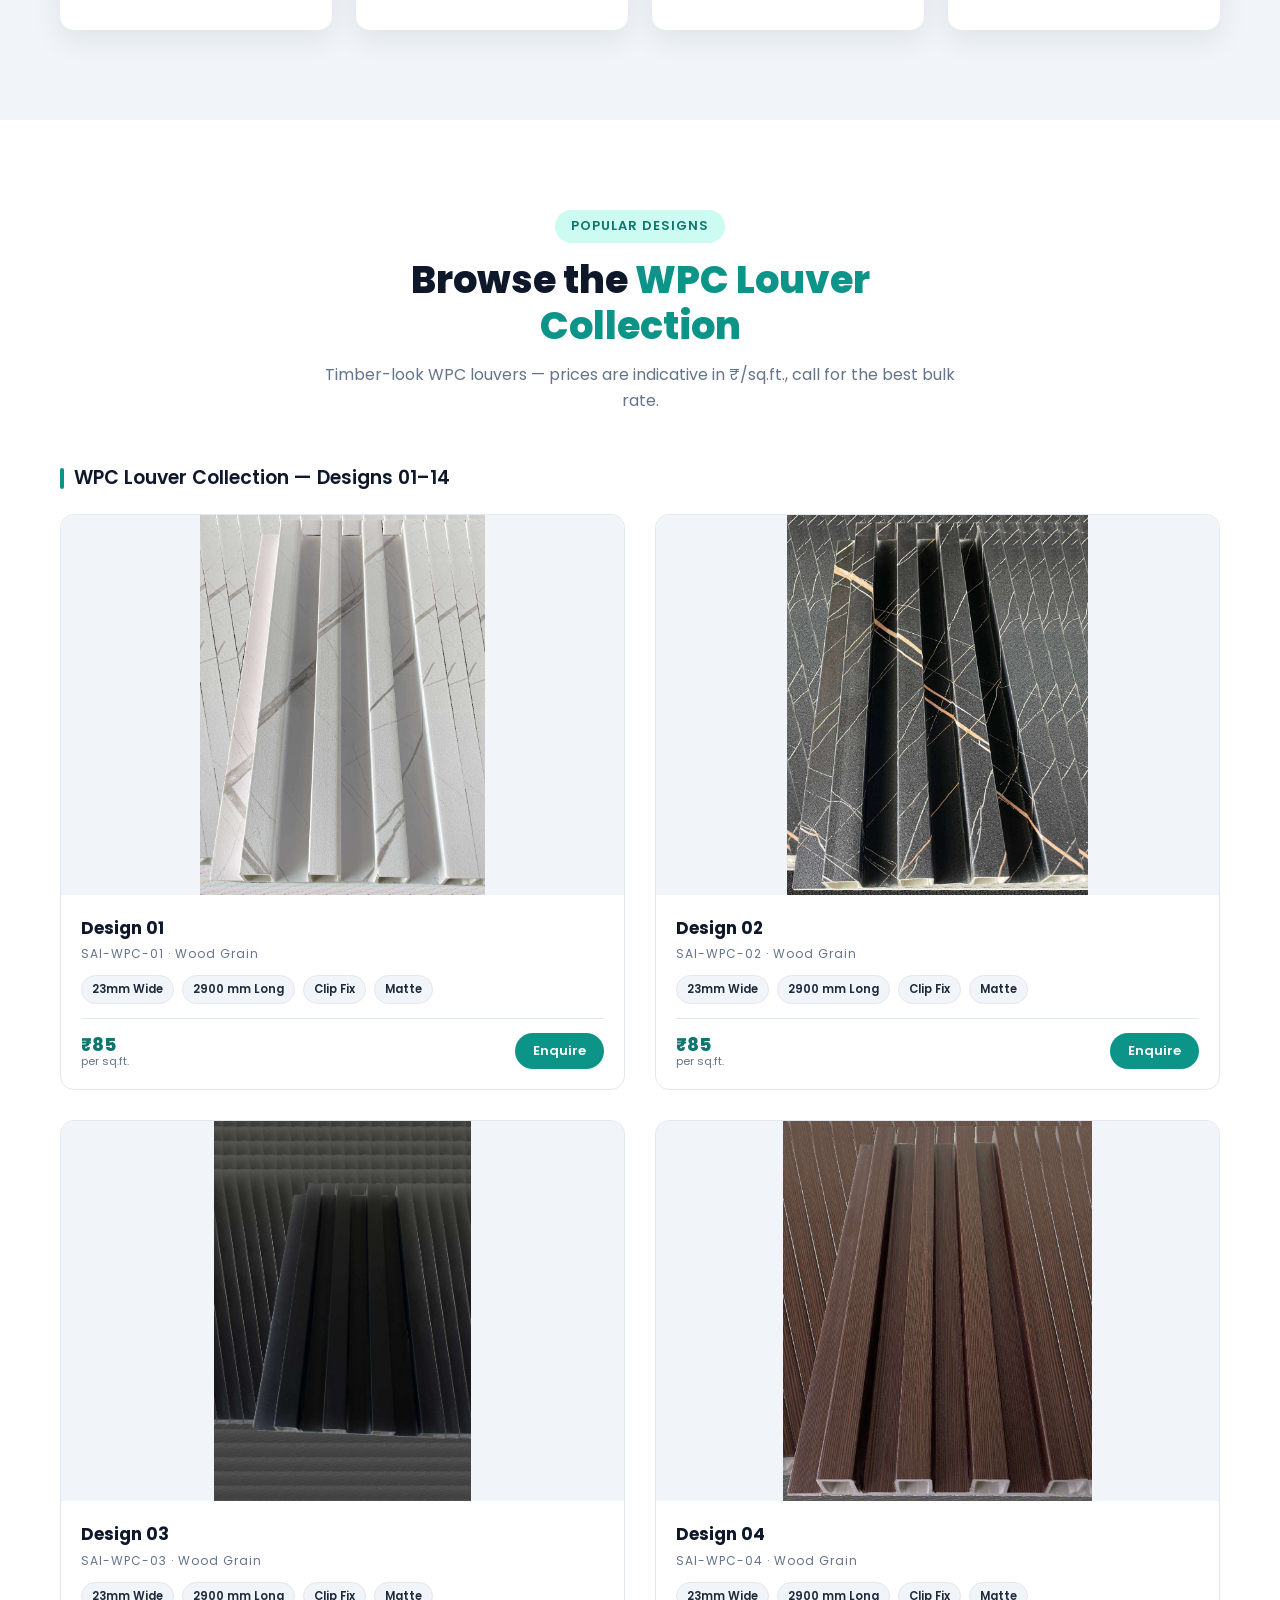
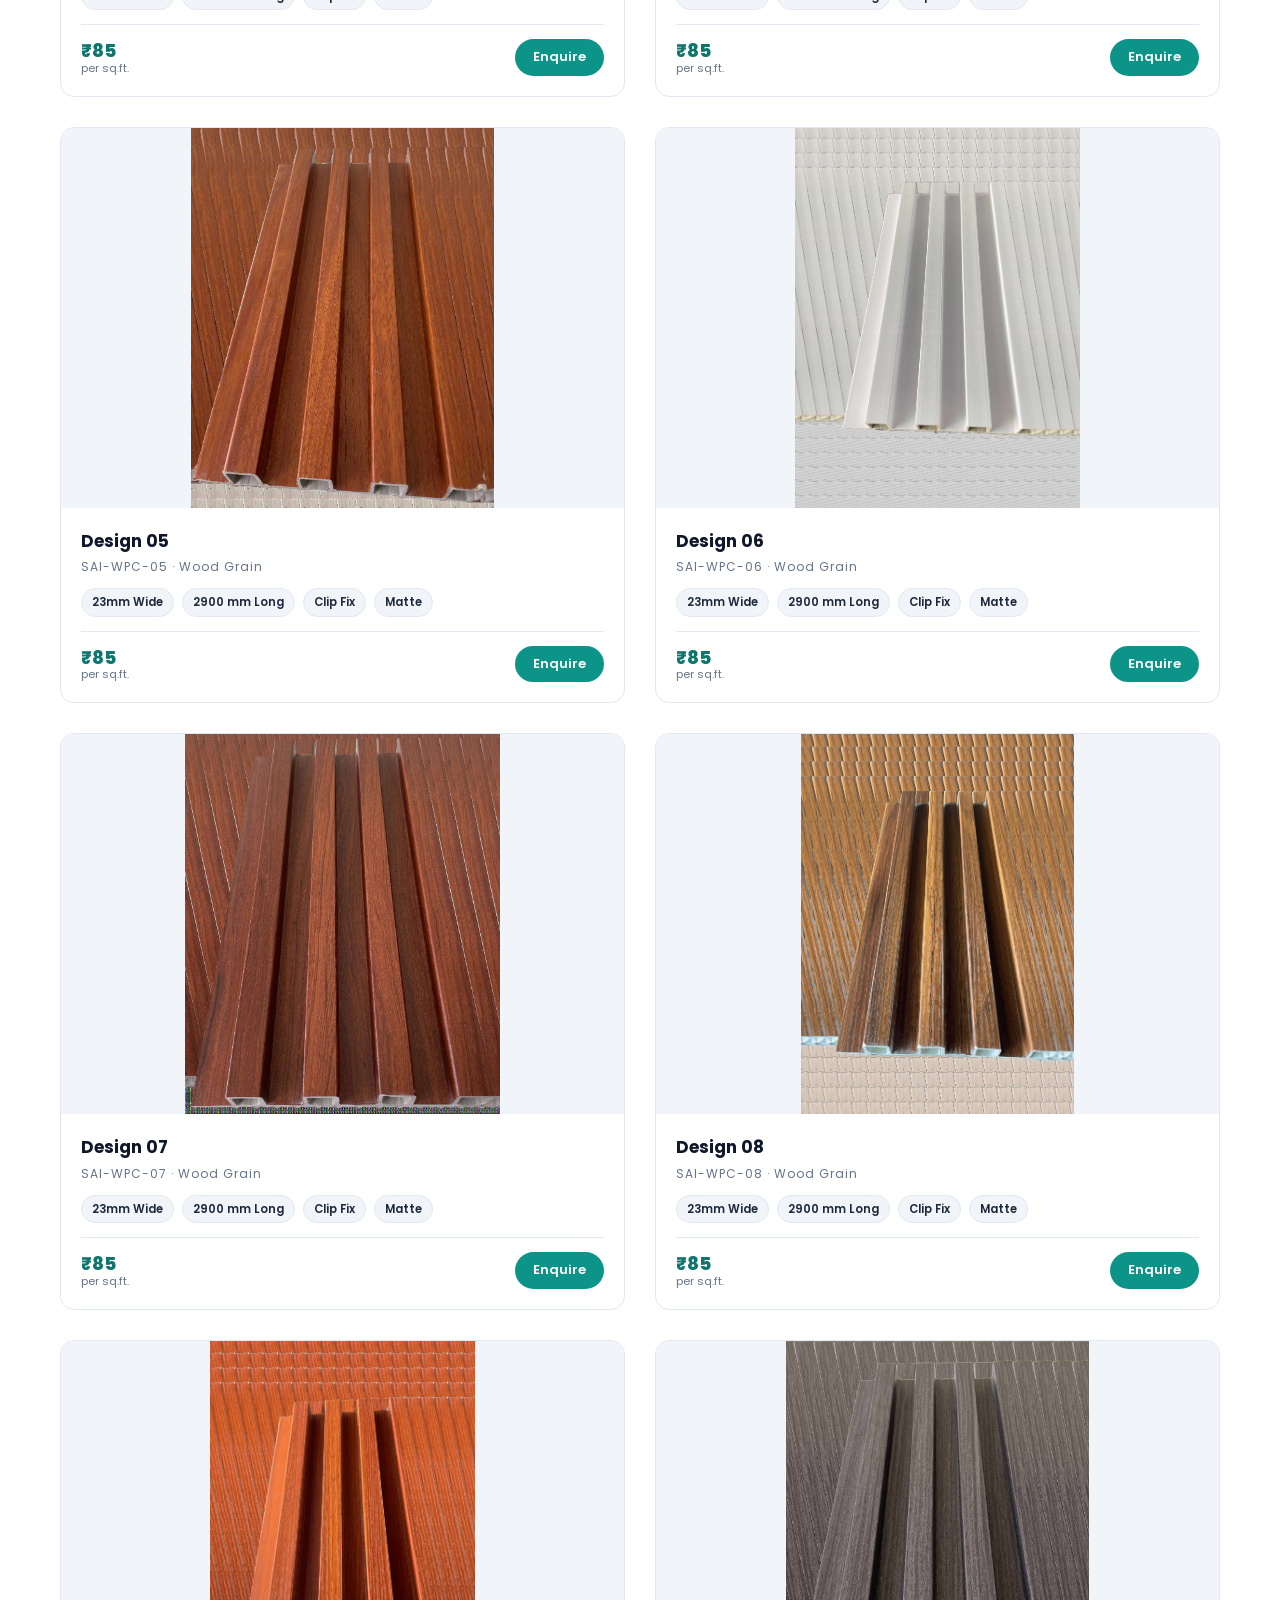
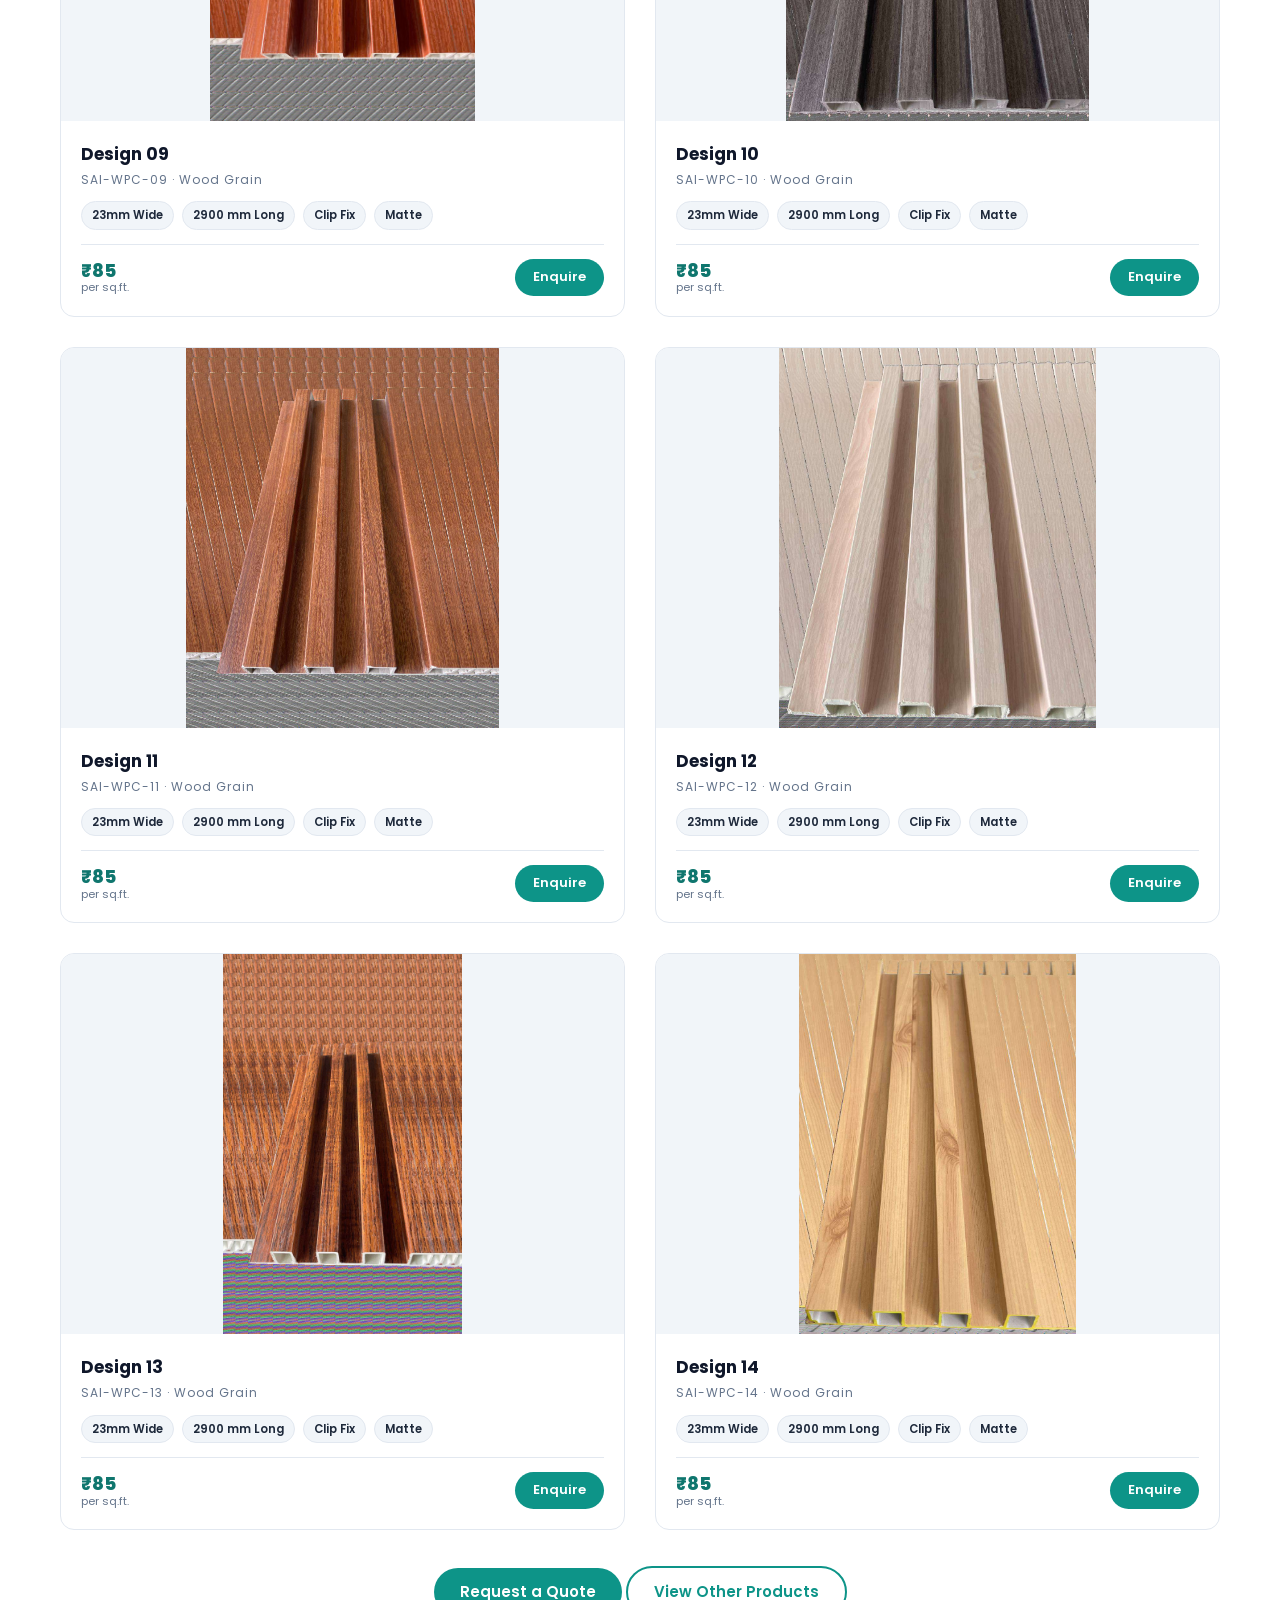
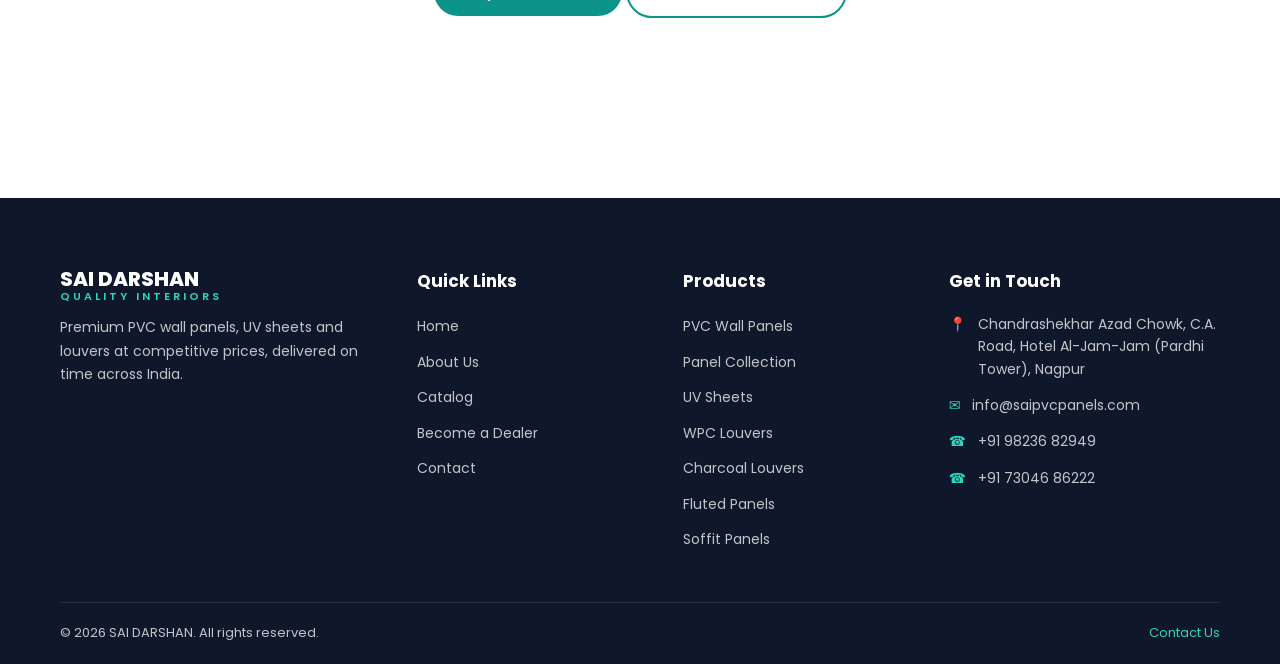
<file: products/wpc-louvers.html>
<!DOCTYPE html>
<html lang="en">
<head>
  <meta charset="UTF-8" />
  <meta name="viewport" content="width=device-width, initial-scale=1.0" />
  <title>WPC Louvers | SAI DARSHAN</title>
  <meta name="description" content="Premium WPC louvers — wood-plastic composite louvres with the warmth of timber and modern durability." />
  <link rel="preconnect" href="https://fonts.googleapis.com" />
  <link rel="preconnect" href="https://fonts.gstatic.com" crossorigin />
  <link href="https://fonts.googleapis.com/css2?family=Poppins:wght@400;500;600;700;800&display=swap" rel="stylesheet" />
  <link rel="stylesheet" href="../css/style.css" />
  <style>
    .panel-media {
      height: 380px;
      background: #f1f5f9;
    }
    .panel-media img {
      width: 100%;
      height: 100%;
      object-fit: contain;
    }
    .panel-card:hover .panel-media img {
      transform: scale(1.03);
    }
  </style>
  <link rel="icon" href="data:image/svg+xml,<svg xmlns='http://www.w3.org/2000/svg' viewBox='0 0 100 100'><rect rx='20' width='100' height='100' fill='%230d9488'/><text x='50' y='68' font-size='48' font-weight='bold' text-anchor='middle' fill='white' font-family='Arial'>SAI</text></svg>" />

  <meta property="og:title" content="WPC Louvers | SAI DARSHAN" />
  <meta property="og:description" content="Premium PVC wall panels, UV sheets, WPC louvers, fluted and soffit panels. Quality, competitive pricing and timely delivery across India." />
  <meta property="og:type" content="website" />
  <meta property="og:url" content="https://saipvcpanels.com/" />
  <meta property="og:image" content="https://saipvcpanels.com/assets/img/og-thumbnail.jpg" />
  <meta property="og:image:width" content="1200" />
  <meta property="og:image:height" content="630" />
  <meta property="og:site_name" content="SAI DARSHAN" />
  <meta name="twitter:card" content="summary_large_image" />
  <meta name="twitter:image" content="https://saipvcpanels.com/assets/img/og-thumbnail.jpg" />
</head>
<body>

  <div class="topbar">
    <div class="container">
      <span>&#9993;&nbsp; <a href="mailto:info@saipvcpanels.com">info@saipvcpanels.com</a></span>
      <span>&#9742;&nbsp; <a href="tel:+919823682949">+91 98236 82949</a></span>
      <span>&#9742;&nbsp; <a href="tel:+917304686222">+91 73046 86222</a></span>
     
      <!-- <div class="topbar-social">
        <a href="#" aria-label="Facebook">Facebook</a>
        <a href="#" aria-label="Instagram">Instagram</a>
        <a href="#" aria-label="YouTube">YouTube</a>
      </div> -->
    </div>
  </div>

  <header class="site-header">
    <div class="container">
      <a href="../index.html" class="brand">
        <div class="brand-logo">SD</div>
        <div class="brand-name">SAI DARSHAN<span>Quality Interiors</span></div>
      </a>
      <nav aria-label="Main navigation">
        <ul class="nav-menu">
          <li><a href="../index.html">Home</a></li>
          <li><a href="../about.html">About</a></li>
          <li><a href="../catalog.html">Catalog</a></li>
          <li class="has-subnav active">
            <a href="../catalog.html">Products <span class="dropdown-arrow">&#9662;</span></a>
            <ul class="dropdown">
<li><a href="pvc-wall-panels.html">PVC Wall Panels</a></li>
              <li><a href="pvc-collection.html">Panel Collection</a></li>
              <li><a href="uv-sheets.html">UV Sheets</a></li>
              <li class="active"><a href="wpc-louvers.html">WPC Louvers</a></li>
              <li><a href="charcoal-louvers.html">Charcoal Louvers</a></li>
              <li><a href="fluted-panels.html">Fluted Panels</a></li>
              <li><a href="soffit-panels.html">Soffit Panels</a></li>
            </ul>
          </li>
          <li><a href="../contact.html">Contact</a></li>
          <li><a href="../become-dealer.html" class="btn btn-primary nav-cta">Become a Dealer</a></li>
        </ul>
      </nav>
      <button class="hamburger" aria-label="Open menu"><span></span><span></span><span></span></button>
    </div>
  </header>

  <section class="page-banner">
    <h1>WPC Louvers</h1>
    <div class="breadcrumb"><a href="../index.html">Home</a> &nbsp;/&nbsp; <a href="../catalog.html">Catalog</a> &nbsp;/&nbsp; WPC Louvers</div>
  </section>

  <section class="section">
    <div class="container">
      <div class="product-detail">
        <div class="product-gallery">
          <div class="main-thumb" style="overflow:hidden; border-radius: var(--radius); box-shadow: var(--shadow-lg);">
            <img src="../assets/img/panels/wpc/image.png" alt="WPC louvers" style="width:100%; height:100%; object-fit:cover;" />
          </div>
        </div>
        <div class="product-info">
          <span class="product-sub">&#10003; In Stock &middot; Bulk Available</span>
          <h2>WPC Louvers</h2>
          <p>WPC (Wood-Plastic Composite) louvers give you the rich look of natural timber with none of the drawbacks — no warping, no termites, no heavy maintenance. They are perfect for accent walls, ceilings, partitions and hotel or office interiors where designers want a warm, contemporary feel.</p>

          <div class="specs">
            <div class="spec-row"><span class="label">Material</span><span class="value">Wood &amp; PVC composite</span></div>
            <div class="spec-row"><span class="label">Width</span><span class="value">Standard louver widths (custom on request)</span></div>
            <div class="spec-row"><span class="label">Finish</span><span class="value">Natural wood, matte &amp; textured</span></div>
            <div class="spec-row"><span class="label">Features</span><span class="value">Termite-proof, moisture-resistant, easy to fit</span></div>
            <div class="spec-row"><span class="label">Use</span><span class="value">Feature walls, ceilings, partitions, screens</span></div>
            <div class="spec-row"><span class="label">Installation</span><span class="value">Clip / screw fixing on framework</span></div>
          </div>

          <div class="product-cta">
            <a href="../contact.html" class="btn btn-primary">Request a Quote</a>
            <a href="../catalog.html" class="btn btn-outline">View Other Products</a>
          </div>
        </div>
      </div>
    </div>
  </section>

  <section class="section features">
    <div class="container">
      <div class="section-head">
        <span class="section-tag">Why WPC Louvers</span>
        <h2>Benefits of <span>WPC Louvers</span></h2>
      </div>
      <div class="feature-grid">
        <div class="feature-card"><div class="feature-icon">&#127795;</div><h4>Timber Look</h4><p>Natural wood aesthetics without the cost of real timber.</p></div>
        <div class="feature-card"><div class="feature-icon">&#10076;</div><h4>No Warping</h4><p>Composite material stays straight and stable over time.</p></div>
        <div class="feature-card"><div class="feature-icon">&#128683;</div><h4>Termite-Free</h4><p>Safe from insects and moisture — ideal for humid regions.</p></div>
        <div class="feature-card"><div class="feature-icon">&#128736;</div><h4>Quick Fitting</h4><p>Lightweight louvers install in a fraction of the time.</p></div>
      </div>
    </div>
  </section>

  <section class="section">
    <div class="container">
      <div class="section-head">
        <span class="section-tag">Popular Designs</span>
        <h2>Browse the <span>WPC Louver Collection</span></h2>
        <p>Timber-look WPC louvers — prices are indicative in &#8377;/sq.ft., call for the best bulk rate.</p>
      </div>

      <div class="series-block">
        <h3 class="series-title">WPC Louver Collection — Designs 01–14</h3>
        <div class="panel-grid">
          <div class="panel-card" data-category="wpc">
            <div class="panel-media">
              <img src="../assets/img/panels/wpc/wpc_01.jpeg" alt="WPC louver Design 01" loading="lazy" />
            </div>
            <div class="panel-body">
              <h3>Design 01</h3>
              <p class="panel-code">SAI-WPC-01 &middot; Wood Grain</p>
              <div class="panel-specs">
                <span>23mm Wide</span><span>2900 mm Long</span><span>Clip Fix</span><span>Matte</span>
              </div>
              <div class="panel-meta">
                <div class="panel-price"><strong>&#8377;85</strong><span>per sq.ft.</span></div>
                <a href="../contact.html?subject=WPC%20Louver%20Design%2001" class="btn btn-primary">Enquire</a>
              </div>
            </div>
          </div>
          <div class="panel-card" data-category="wpc">
            <div class="panel-media">
              <img src="../assets/img/panels/wpc/wpc_02.jpeg" alt="WPC louver Design 02" loading="lazy" />
            </div>
            <div class="panel-body">
              <h3>Design 02</h3>
              <p class="panel-code">SAI-WPC-02 &middot; Wood Grain</p>
              <div class="panel-specs">
                <span>23mm Wide</span><span>2900 mm Long</span><span>Clip Fix</span><span>Matte</span>
              </div>
              <div class="panel-meta">
                <div class="panel-price"><strong>&#8377;85</strong><span>per sq.ft.</span></div>
                <a href="../contact.html?subject=WPC%20Louver%20Design%2002" class="btn btn-primary">Enquire</a>
              </div>
            </div>
          </div>
          <div class="panel-card" data-category="wpc">
            <div class="panel-media">
              <img src="../assets/img/panels/wpc/wpc_03.jpeg" alt="WPC louver Design 03" loading="lazy" />
            </div>
            <div class="panel-body">
              <h3>Design 03</h3>
              <p class="panel-code">SAI-WPC-03 &middot; Wood Grain</p>
              <div class="panel-specs">
                <span>23mm Wide</span><span>2900 mm Long</span><span>Clip Fix</span><span>Matte</span>
              </div>
              <div class="panel-meta">
                <div class="panel-price"><strong>&#8377;85</strong><span>per sq.ft.</span></div>
                <a href="../contact.html?subject=WPC%20Louver%20Design%2003" class="btn btn-primary">Enquire</a>
              </div>
            </div>
          </div>
          <div class="panel-card" data-category="wpc">
            <div class="panel-media">
              <img src="../assets/img/panels/wpc/wpc_04.jpeg" alt="WPC louver Design 04" loading="lazy" />
            </div>
            <div class="panel-body">
              <h3>Design 04</h3>
              <p class="panel-code">SAI-WPC-04 &middot; Wood Grain</p>
              <div class="panel-specs">
                <span>23mm Wide</span><span>2900 mm Long</span><span>Clip Fix</span><span>Matte</span>
              </div>
              <div class="panel-meta">
                <div class="panel-price"><strong>&#8377;85</strong><span>per sq.ft.</span></div>
                <a href="../contact.html?subject=WPC%20Louver%20Design%2004" class="btn btn-primary">Enquire</a>
              </div>
            </div>
          </div>
          <div class="panel-card" data-category="wpc">
            <div class="panel-media">
              <img src="../assets/img/panels/wpc/wpc_05.jpeg" alt="WPC louver Design 05" loading="lazy" />
            </div>
            <div class="panel-body">
              <h3>Design 05</h3>
              <p class="panel-code">SAI-WPC-05 &middot; Wood Grain</p>
              <div class="panel-specs">
                <span>23mm Wide</span><span>2900 mm Long</span><span>Clip Fix</span><span>Matte</span>
              </div>
              <div class="panel-meta">
                <div class="panel-price"><strong>&#8377;85</strong><span>per sq.ft.</span></div>
                <a href="../contact.html?subject=WPC%20Louver%20Design%2005" class="btn btn-primary">Enquire</a>
              </div>
            </div>
          </div>
          <div class="panel-card" data-category="wpc">
            <div class="panel-media">
              <img src="../assets/img/panels/wpc/wpc_06.jpeg" alt="WPC louver Design 06" loading="lazy" />
            </div>
            <div class="panel-body">
              <h3>Design 06</h3>
              <p class="panel-code">SAI-WPC-06 &middot; Wood Grain</p>
              <div class="panel-specs">
                <span>23mm Wide</span><span>2900 mm Long</span><span>Clip Fix</span><span>Matte</span>
              </div>
              <div class="panel-meta">
                <div class="panel-price"><strong>&#8377;85</strong><span>per sq.ft.</span></div>
                <a href="../contact.html?subject=WPC%20Louver%20Design%2006" class="btn btn-primary">Enquire</a>
              </div>
            </div>
          </div>
          <div class="panel-card" data-category="wpc">
            <div class="panel-media">
              <img src="../assets/img/panels/wpc/wpc_07.jpeg" alt="WPC louver Design 07" loading="lazy" />
            </div>
            <div class="panel-body">
              <h3>Design 07</h3>
              <p class="panel-code">SAI-WPC-07 &middot; Wood Grain</p>
              <div class="panel-specs">
                <span>23mm Wide</span><span>2900 mm Long</span><span>Clip Fix</span><span>Matte</span>
              </div>
              <div class="panel-meta">
                <div class="panel-price"><strong>&#8377;85</strong><span>per sq.ft.</span></div>
                <a href="../contact.html?subject=WPC%20Louver%20Design%2007" class="btn btn-primary">Enquire</a>
              </div>
            </div>
          </div>
          <div class="panel-card" data-category="wpc">
            <div class="panel-media">
              <img src="../assets/img/panels/wpc/wpc_08.jpeg" alt="WPC louver Design 08" loading="lazy" />
            </div>
            <div class="panel-body">
              <h3>Design 08</h3>
              <p class="panel-code">SAI-WPC-08 &middot; Wood Grain</p>
              <div class="panel-specs">
                <span>23mm Wide</span><span>2900 mm Long</span><span>Clip Fix</span><span>Matte</span>
              </div>
              <div class="panel-meta">
                <div class="panel-price"><strong>&#8377;85</strong><span>per sq.ft.</span></div>
                <a href="../contact.html?subject=WPC%20Louver%20Design%2008" class="btn btn-primary">Enquire</a>
              </div>
            </div>
          </div>
          <div class="panel-card" data-category="wpc">
            <div class="panel-media">
              <img src="../assets/img/panels/wpc/wpc_09.jpeg" alt="WPC louver Design 09" loading="lazy" />
            </div>
            <div class="panel-body">
              <h3>Design 09</h3>
              <p class="panel-code">SAI-WPC-09 &middot; Wood Grain</p>
              <div class="panel-specs">
                <span>23mm Wide</span><span>2900 mm Long</span><span>Clip Fix</span><span>Matte</span>
              </div>
              <div class="panel-meta">
                <div class="panel-price"><strong>&#8377;85</strong><span>per sq.ft.</span></div>
                <a href="../contact.html?subject=WPC%20Louver%20Design%2009" class="btn btn-primary">Enquire</a>
              </div>
            </div>
          </div>
          <div class="panel-card" data-category="wpc">
            <div class="panel-media">
              <img src="../assets/img/panels/wpc/wpc_10.jpeg" alt="WPC louver Design 10" loading="lazy" />
            </div>
            <div class="panel-body">
              <h3>Design 10</h3>
              <p class="panel-code">SAI-WPC-10 &middot; Wood Grain</p>
              <div class="panel-specs">
                <span>23mm Wide</span><span>2900 mm Long</span><span>Clip Fix</span><span>Matte</span>
              </div>
              <div class="panel-meta">
                <div class="panel-price"><strong>&#8377;85</strong><span>per sq.ft.</span></div>
                <a href="../contact.html?subject=WPC%20Louver%20Design%2010" class="btn btn-primary">Enquire</a>
              </div>
            </div>
          </div>
          <div class="panel-card" data-category="wpc">
            <div class="panel-media">
              <img src="../assets/img/panels/wpc/wpc_11.jpeg" alt="WPC louver Design 11" loading="lazy" />
            </div>
            <div class="panel-body">
              <h3>Design 11</h3>
              <p class="panel-code">SAI-WPC-11 &middot; Wood Grain</p>
              <div class="panel-specs">
                <span>23mm Wide</span><span>2900 mm Long</span><span>Clip Fix</span><span>Matte</span>
              </div>
              <div class="panel-meta">
                <div class="panel-price"><strong>&#8377;85</strong><span>per sq.ft.</span></div>
                <a href="../contact.html?subject=WPC%20Louver%20Design%2011" class="btn btn-primary">Enquire</a>
              </div>
            </div>
          </div>
          <div class="panel-card" data-category="wpc">
            <div class="panel-media">
              <img src="../assets/img/panels/wpc/wpc_12.jpeg" alt="WPC louver Design 12" loading="lazy" />
            </div>
            <div class="panel-body">
              <h3>Design 12</h3>
              <p class="panel-code">SAI-WPC-12 &middot; Wood Grain</p>
              <div class="panel-specs">
                <span>23mm Wide</span><span>2900 mm Long</span><span>Clip Fix</span><span>Matte</span>
              </div>
              <div class="panel-meta">
                <div class="panel-price"><strong>&#8377;85</strong><span>per sq.ft.</span></div>
                <a href="../contact.html?subject=WPC%20Louver%20Design%2012" class="btn btn-primary">Enquire</a>
              </div>
            </div>
          </div>
          <div class="panel-card" data-category="wpc">
            <div class="panel-media">
              <img src="../assets/img/panels/wpc/wpc_13.jpeg" alt="WPC louver Design 13" loading="lazy" />
            </div>
            <div class="panel-body">
              <h3>Design 13</h3>
              <p class="panel-code">SAI-WPC-13 &middot; Wood Grain</p>
              <div class="panel-specs">
                <span>23mm Wide</span><span>2900 mm Long</span><span>Clip Fix</span><span>Matte</span>
              </div>
              <div class="panel-meta">
                <div class="panel-price"><strong>&#8377;85</strong><span>per sq.ft.</span></div>
                <a href="../contact.html?subject=WPC%20Louver%20Design%2013" class="btn btn-primary">Enquire</a>
              </div>
            </div>
          </div>
          <div class="panel-card" data-category="wpc">
            <div class="panel-media">
              <img src="../assets/img/panels/wpc/wpc_14.jpeg" alt="WPC louver Design 14" loading="lazy" />
            </div>
            <div class="panel-body">
              <h3>Design 14</h3>
              <p class="panel-code">SAI-WPC-14 &middot; Wood Grain</p>
              <div class="panel-specs">
                <span>23mm Wide</span><span>2900 mm Long</span><span>Clip Fix</span><span>Matte</span>
              </div>
              <div class="panel-meta">
                <div class="panel-price"><strong>&#8377;85</strong><span>per sq.ft.</span></div>
                <a href="../contact.html?subject=WPC%20Louver%20Design%2014" class="btn btn-primary">Enquire</a>
              </div>
            </div>
          </div>
        </div>
      </div>

      <div class="collection-note">
        <a href="../contact.html" class="btn btn-primary">Request a Quote</a>
        <a href="../catalog.html" class="btn btn-outline">View Other Products</a>
      </div>
    </div>
  </section>

  <footer class="site-footer">
    <div class="container">
      <div class="footer-grid">
        <div class="footer-brand">
          <a href="../index.html" class="brand-name">SAI DARSHAN<span>Quality Interiors</span></a>
          <p>Premium PVC wall panels, UV sheets and louvers at competitive prices, delivered on time across India.</p>
          <!-- <div class="footer-social">
            <a href="#" aria-label="Facebook">F</a>
            <a href="#" aria-label="Instagram">I</a>
            <a href="#" aria-label="YouTube">Y</a>
          </div> -->
        </div>
        <div>
          <h4>Quick Links</h4>
          <ul class="footer-links">
            <li><a href="../index.html">Home</a></li>
            <li><a href="../about.html">About Us</a></li>
            <li><a href="../catalog.html">Catalog</a></li>
            <li><a href="../become-dealer.html">Become a Dealer</a></li>
            <li><a href="../contact.html">Contact</a></li>
          </ul>
        </div>
        <div>
          <h4>Products</h4>
          <ul class="footer-links">
<li><a href="pvc-wall-panels.html">PVC Wall Panels</a></li>
            <li><a href="pvc-collection.html">Panel Collection</a></li>
            <li><a href="uv-sheets.html">UV Sheets</a></li>
            <li><a href="wpc-louvers.html">WPC Louvers</a></li>
            <li><a href="charcoal-louvers.html">Charcoal Louvers</a></li>
            <li><a href="fluted-panels.html">Fluted Panels</a></li>
            <li><a href="soffit-panels.html">Soffit Panels</a></li>
          </ul>
        </div>
        <div>
          <h4>Get in Touch</h4>
          <ul class="footer-contact">
            <li><span class="icon">&#128205;</span><p>Chandrashekhar Azad Chowk, C.A. Road, Hotel Al-Jam-Jam (Pardhi Tower), Nagpur</p></li>
            <li><span class="icon">&#9993;</span><a href="mailto:info@saipvcpanels.com">info@saipvcpanels.com</a></li>
            <li><span class="icon">&#9742;</span><a href="tel:+919823682949">+91 98236 82949</a></li>
            <li><span class="icon">&#9742;</span><a href="tel:+917304686222">+91 73046 86222</a></li>
          
          </ul>
        </div>
      </div>
      <div class="footer-bottom">
        <p>&copy; <span id="year"></span> SAI DARSHAN. All rights reserved.</p>
        <p><a href="../contact.html">Contact Us</a></p>
      </div>
    </div>
  </footer>

  <script src="../js/main.js"></script>
</body>
</html>
</file>
<file: css/style.css>
:root {
  --primary: #0d9488;
  --primary-dark: #0f766e;
  --primary-light: #ccfbf1;
  --accent: #f59e0b;
  --dark: #0f172a;
  --dark-2: #1e293b;
  --gray: #64748b;
  --gray-light: #f1f5f9;
  --white: #ffffff;
  --radius: 14px;
  --shadow: 0 10px 30px rgba(15, 23, 42, 0.08);
  --shadow-lg: 0 20px 50px rgba(15, 23, 42, 0.15);
  --max-w: 1200px;
}

*,
*::before,
*::after {
  margin: 0;
  padding: 0;
  box-sizing: border-box;
}

html {
  scroll-behavior: smooth;
}

body {
  font-family: "Poppins", "Segoe UI", system-ui, -apple-system, sans-serif;
  color: var(--dark-2);
  background: var(--white);
  line-height: 1.6;
}

img {
  max-width: 100%;
  display: block;
}

a {
  text-decoration: none;
  color: inherit;
}

ul {
  list-style: none;
}

.container {
  width: 100%;
  max-width: var(--max-w);
  margin: 0 auto;
  padding: 0 20px;
}

/* ---------- Buttons ---------- */
.btn {
  display: inline-flex;
  align-items: center;
  gap: 8px;
  padding: 12px 26px;
  border-radius: 50px;
  font-weight: 600;
  font-size: 15px;
  border: none;
  cursor: pointer;
  transition: all 0.25s ease;
  font-family: inherit;
}
.btn-primary {
  background: var(--primary);
  color: var(--white);
}
.btn-primary:hover {
  background: var(--primary-dark);
  transform: translateY(-2px);
  box-shadow: var(--shadow);
}
.btn-outline {
  background: transparent;
  color: var(--primary);
  border: 2px solid var(--primary);
}
.btn-outline:hover {
  background: var(--primary);
  color: var(--white);
}
.btn-outline-light {
  background: transparent;
  color: var(--white);
  border: 2px solid rgba(255, 255, 255, 0.5);
}
.btn-outline-light:hover {
  background: var(--white);
  color: var(--dark);
}
.btn-dark {
  background: var(--dark);
  color: var(--white);
}
.btn-dark:hover {
  background: var(--dark-2);
  transform: translateY(-2px);
}

/* ---------- Header ---------- */
.topbar {
  background: var(--dark);
  color: rgba(255, 255, 255, 0.85);
  font-size: 13px;
}
.topbar .container {
  display: flex;
  justify-content: space-between;
  align-items: center;
  min-height: 40px;
  gap: 10px;
  flex-wrap: wrap;
}
.topbar span {
  display: inline-flex;
  align-items: center;
  gap: 6px;
}
.topbar a:hover {
  color: var(--white);
}
.topbar .topbar-social {
  display: flex;
  gap: 14px;
}
.topbar .topbar-social a {
  opacity: 0.85;
}
.topbar .topbar-social a:hover {
  opacity: 1;
}

.site-header {
  position: sticky;
  top: 0;
  z-index: 100;
  background: var(--white);
  box-shadow: 0 2px 12px rgba(15, 23, 42, 0.06);
}
.site-header .container {
  display: flex;
  align-items: center;
  justify-content: space-between;
  height: 76px;
}

.brand {
  display: flex;
  align-items: center;
  gap: 12px;
}
.brand-logo {
  width: 46px;
  height: 46px;
  border-radius: 12px;
  background: linear-gradient(135deg, var(--primary), #06b6d4);
  display: grid;
  place-items: center;
  color: #fff;
  font-weight: 800;
  font-size: 20px;
  letter-spacing: 1px;
}
.brand-name {
  font-size: 20px;
  font-weight: 800;
  color: var(--dark);
  line-height: 1.1;
}
.brand-name span {
  color: var(--primary);
  display: block;
  font-size: 11px;
  font-weight: 600;
  letter-spacing: 3px;
  text-transform: uppercase;
}

.nav-menu {
  display: flex;
  align-items: center;
  gap: 6px;
}
.nav-menu > li {
  position: relative;
}
.nav-menu > li > a {
  display: flex;
  align-items: center;
  gap: 5px;
  padding: 10px 14px;
  border-radius: 8px;
  font-weight: 500;
  font-size: 15px;
  color: var(--dark-2);
  transition: all 0.2s;
}
.nav-menu > li > a:hover,
.nav-menu > li.active > a {
  color: var(--primary);
  background: var(--primary-light);
}
.nav-menu .dropdown-arrow {
  font-size: 10px;
  transition: transform 0.2s;
}
.nav-menu > li:hover .dropdown-arrow {
  transform: rotate(180deg);
}

.dropdown {
  position: absolute;
  top: 100%;
  left: 0;
  background: var(--white);
  border-radius: 12px;
  box-shadow: var(--shadow-lg);
  min-width: 220px;
  padding: 8px;
  opacity: 0;
  visibility: hidden;
  transform: translateY(10px);
  transition: all 0.25s ease;
}
.nav-menu > li:hover .dropdown {
  opacity: 1;
  visibility: visible;
  transform: translateY(0);
}
.dropdown a {
  display: block;
  padding: 10px 14px;
  border-radius: 8px;
  font-size: 14px;
  font-weight: 500;
  color: var(--dark-2);
  transition: all 0.2s;
}
.dropdown a:hover {
  background: var(--primary-light);
  color: var(--primary);
}

.nav-cta {
  margin-left: 8px;
}

/* Hamburger */
.hamburger {
  display: none;
  flex-direction: column;
  gap: 5px;
  background: none;
  border: none;
  cursor: pointer;
  padding: 6px;
}
.hamburger span {
  width: 26px;
  height: 3px;
  background: var(--dark);
  border-radius: 3px;
  transition: all 0.3s;
}
.hamburger.open span:nth-child(1) {
  transform: translateY(8px) rotate(45deg);
}
.hamburger.open span:nth-child(2) {
  opacity: 0;
}
.hamburger.open span:nth-child(3) {
  transform: translateY(-8px) rotate(-45deg);
}

/* ---------- Hero ---------- */
.hero {
  position: relative;
  background: linear-gradient(135deg, #0f172a 0%, #134e4a 60%, #0d9488 100%);
  color: var(--white);
  overflow: hidden;
}
.hero::before {
  content: "";
  position: absolute;
  inset: 0;
  background-image: radial-gradient(rgba(255, 255, 255, 0.08) 1.5px, transparent 1.5px);
  background-size: 32px 32px;
  opacity: 0.6;
}
.hero .container {
  position: relative;
  display: grid;
  grid-template-columns: 1.1fr 0.9fr;
  gap: 40px;
  align-items: center;
  padding-top: 90px;
  padding-bottom: 90px;
}

.hero-badge {
  display: inline-flex;
  align-items: center;
  gap: 8px;
  background: rgba(255, 255, 255, 0.1);
  border: 1px solid rgba(255, 255, 255, 0.2);
  padding: 7px 16px;
  border-radius: 50px;
  font-size: 13px;
  font-weight: 500;
  margin-bottom: 20px;
}
.hero-badge .dot {
  width: 8px;
  height: 8px;
  border-radius: 50%;
  background: #34d399;
  animation: pulse 1.6s infinite;
}
@keyframes pulse {
  0%,
  100% {
    box-shadow: 0 0 0 0 rgba(52, 211, 153, 0.6);
  }
  50% {
    box-shadow: 0 0 0 8px rgba(52, 211, 153, 0);
  }
}

.hero h1 {
  font-size: clamp(34px, 5vw, 54px);
  line-height: 1.15;
  font-weight: 800;
  margin-bottom: 18px;
}
.hero h1 em {
  font-style: normal;
  color: #2dd4bf;
}
.hero p {
  color: rgba(255, 255, 255, 0.85);
  font-size: 17px;
  max-width: 540px;
  margin-bottom: 30px;
}
.hero-cta {
  display: flex;
  gap: 14px;
  flex-wrap: wrap;
  margin-bottom: 40px;
}

.hero-stats {
  display: flex;
  gap: 34px;
}
.hero-stats .stat h3 {
  font-size: 30px;
  font-weight: 800;
  color: #2dd4bf;
}
.hero-stats .stat p {
  font-size: 13px;
  color: rgba(255, 255, 255, 0.7);
  margin: 0;
}

.hero-visual {
  position: relative;
}
.hero-panel-stack {
  display: grid;
  grid-template-columns: repeat(3, 1fr);
  gap: 16px;
  transform: rotate(-6deg);
}
.hero-panel {
  height: 300px;
  border-radius: 18px;
  box-shadow: var(--shadow-lg);
  border: 1px solid rgba(255, 255, 255, 0.2);
  position: relative;
  overflow: hidden;
}
.hero-panel::after {
  content: "";
  position: absolute;
  inset: 0;
  background-image: linear-gradient(
    to bottom,
    rgba(255, 255, 255, 0) 45%,
    rgba(255, 255, 255, 0.15) 50%,
    rgba(255, 255, 255, 0) 55%
  );
}
.hero-panel:nth-child(1) {
  background: linear-gradient(160deg, #0ea5a4, #134e4a);
}
.hero-panel:nth-child(2) {
  background: linear-gradient(160deg, #2dd4bf, #0d9488);
  margin-top: 20px;
}
.hero-panel:nth-child(3) {
  background: linear-gradient(160deg, #f59e0b, #b45309);
  margin-top: 6px;
}

/* ---------- Section shared ---------- */
.section {
  padding: 90px 0;
}
.section-head {
  text-align: center;
  max-width: 640px;
  margin: 0 auto 50px;
}
.section-tag {
  display: inline-block;
  background: var(--primary-light);
  color: var(--primary-dark);
  font-size: 13px;
  font-weight: 600;
  letter-spacing: 1px;
  text-transform: uppercase;
  padding: 6px 16px;
  border-radius: 50px;
  margin-bottom: 14px;
}
.section-head h2 {
  font-size: clamp(26px, 4vw, 38px);
  font-weight: 800;
  color: var(--dark);
  line-height: 1.2;
  margin-bottom: 14px;
}
.section-head h2 span {
  color: var(--primary);
}
.section-head p {
  color: var(--gray);
  font-size: 16px;
}

/* ---------- Category cards ---------- */
.category-grid {
  display: grid;
  grid-template-columns: repeat(3, 1fr);
  gap: 24px;
}
.category-card {
  background: var(--white);
  border: 1px solid #e2e8f0;
  border-radius: var(--radius);
  overflow: hidden;
  transition: all 0.3s ease;
  display: flex;
  flex-direction: column;
}
.category-card:hover {
  transform: translateY(-6px);
  box-shadow: var(--shadow-lg);
  border-color: var(--primary);
}
.category-thumb {
  height: 200px;
  position: relative;
  overflow: hidden;
}
.category-body {
  padding: 22px;
  flex: 1;
  display: flex;
  flex-direction: column;
}
.category-body h3 {
  font-size: 19px;
  color: var(--dark);
  margin-bottom: 8px;
}
.category-body p {
  color: var(--gray);
  font-size: 14px;
  flex: 1;
}
.category-link {
  margin-top: 16px;
  color: var(--primary);
  font-weight: 600;
  font-size: 14px;
  display: inline-flex;
  align-items: center;
  gap: 6px;
}
.category-link:hover {
  gap: 10px;
}

/* Gradient thumbnails */
.th-1 {
  background: linear-gradient(145deg, #0d9488, #134e4a);
}
.th-2 {
  background: linear-gradient(145deg, #06b6d4, #155e75);
}
.th-3 {
  background: linear-gradient(145deg, #a16207, #713f12);
}
.th-4 {
  background: linear-gradient(145deg, #78350f, #292524);
}
.th-5 {
  background: linear-gradient(145deg, #e11d48, #881337);
}
.th-6 {
  background: linear-gradient(145deg, #7c3aed, #3b0764);
}

/* ---------- Features ---------- */
.features {
  background: var(--gray-light);
}
.feature-grid {
  display: grid;
  grid-template-columns: repeat(4, 1fr);
  gap: 24px;
}
.feature-card {
  background: var(--white);
  border-radius: var(--radius);
  padding: 30px 24px;
  text-align: center;
  box-shadow: var(--shadow);
  transition: all 0.3s;
}
.feature-card:hover {
  transform: translateY(-4px);
}
.feature-icon {
  width: 60px;
  height: 60px;
  border-radius: 16px;
  background: var(--primary-light);
  color: var(--primary-dark);
  display: grid;
  place-items: center;
  margin: 0 auto 16px;
  font-size: 26px;
}
.feature-card h4 {
  color: var(--dark);
  font-size: 17px;
  margin-bottom: 8px;
}
.feature-card p {
  color: var(--gray);
  font-size: 14px;
}

/* ---------- About preview ---------- */
.about-grid {
  display: grid;
  grid-template-columns: 1fr 1fr;
  gap: 60px;
  align-items: center;
}
.about-media {
  position: relative;
}
.about-media .main-image {
  border-radius: var(--radius);
  box-shadow: var(--shadow-lg);
  width: 100%;
  aspect-ratio: 1200 / 630;
  background: linear-gradient(140deg, #0d9488, #134e4a);
  position: relative;
  overflow: hidden;
}
.about-media .floating-card {
  position: absolute;
  bottom: -18px;
  right: -18px;
  background: var(--white);
  border-radius: 14px;
  padding: 18px 24px;
  box-shadow: var(--shadow-lg);
  text-align: center;
}
.about-media .floating-card h3 {
  color: var(--primary);
  font-size: 28px;
  font-weight: 800;
}
.about-media .floating-card p {
  font-size: 13px;
  color: var(--gray);
}
.about-text h2 {
  font-size: clamp(26px, 4vw, 36px);
  font-weight: 800;
  color: var(--dark);
  line-height: 1.2;
  margin-bottom: 18px;
}
.about-text h2 span {
  color: var(--primary);
}
.about-text > p {
  color: var(--gray);
  margin-bottom: 20px;
}
.about-points {
  display: grid;
  grid-template-columns: 1fr 1fr;
  gap: 12px;
  margin-bottom: 28px;
}
.about-points li {
  display: flex;
  align-items: center;
  gap: 10px;
  font-size: 15px;
  font-weight: 500;
  color: var(--dark-2);
}
.about-points .check {
  width: 24px;
  height: 24px;
  border-radius: 50%;
  background: var(--primary);
  color: #fff;
  display: grid;
  place-items: center;
  font-size: 12px;
  flex-shrink: 0;
}

/* ---------- Products preview ---------- */
.product-grid {
  display: grid;
  grid-template-columns: repeat(4, 1fr);
  gap: 24px;
}
.product-card {
  background: var(--white);
  border: 1px solid #e2e8f0;
  border-radius: var(--radius);
  overflow: hidden;
  transition: all 0.3s;
}
.product-card:hover {
  transform: translateY(-6px);
  box-shadow: var(--shadow-lg);
}
.product-card .thumb {
  height: 160px;
}
.product-card .card-body {
  padding: 18px;
}
.product-card .card-body h3 {
  font-size: 16px;
  color: var(--dark);
  margin-bottom: 4px;
}
.product-card .card-body p {
  font-size: 13px;
  color: var(--gray);
}

/* ---------- Collection series (separate carts) ---------- */
.series-block {
  margin-top: 48px;
}
.series-block:first-of-type {
  margin-top: 8px;
}
.series-title {
  font-size: 19px;
  font-weight: 600;
  color: var(--dark);
  margin-bottom: 20px;
  padding-left: 14px;
  position: relative;
}
.series-title::before {
  content: "";
  position: absolute;
  left: 0;
  top: 5px;
  bottom: 5px;
  width: 4px;
  border-radius: 3px;
  background: var(--primary);
}
.collection-note {
  margin-top: 36px;
  text-align: center;
}

/* ---------- Testimonials ---------- */
.testimonial-grid {
  display: grid;
  grid-template-columns: repeat(3, 1fr);
  gap: 24px;
}
.testimonial {
  background: var(--white);
  border: 1px solid #e2e8f0;
  border-radius: var(--radius);
  padding: 28px;
  box-shadow: var(--shadow);
}
.testimonial .stars {
  color: var(--accent);
  font-size: 18px;
  margin-bottom: 14px;
}
.testimonial p {
  color: var(--dark-2);
  font-size: 15px;
  margin-bottom: 20px;
}
.testimonial .author {
  display: flex;
  align-items: center;
  gap: 12px;
}
.testimonial .avatar {
  width: 44px;
  height: 44px;
  border-radius: 50%;
  background: var(--primary-light);
  color: var(--primary-dark);
  display: grid;
  place-items: center;
  font-weight: 700;
  font-size: 17px;
}
.testimonial .author h5 {
  font-size: 15px;
  color: var(--dark);
}
.testimonial .author span {
  font-size: 13px;
  color: var(--gray);
}

/* ---------- CTA band ---------- */
.cta-band {
  background: linear-gradient(120deg, #0d9488, #06b6d4);
  border-radius: 24px;
  padding: 60px;
  text-align: center;
  color: var(--white);
  position: relative;
  overflow: hidden;
}
.cta-band::before {
  content: "";
  position: absolute;
  inset: 0;
  background-image: radial-gradient(rgba(255, 255, 255, 0.1) 1px, transparent 1px);
  background-size: 24px 24px;
}
.cta-band > * {
  position: relative;
}
.cta-band h2 {
  font-size: clamp(26px, 4vw, 36px);
  font-weight: 800;
  margin-bottom: 12px;
}
.cta-band p {
  color: rgba(255, 255, 255, 0.9);
  margin-bottom: 28px;
}

/* ---------- Footer ---------- */
.site-footer {
  background: var(--dark);
  color: rgba(255, 255, 255, 0.75);
  padding-top: 70px;
  margin-top: 90px;
}
.footer-grid {
  display: grid;
  grid-template-columns: 1.4fr 1fr 1fr 1.2fr;
  gap: 40px;
  padding-bottom: 40px;
}
.site-footer h4 {
  color: var(--white);
  font-size: 17px;
  margin-bottom: 18px;
}
.footer-brand .brand-name {
  color: var(--white);
  margin-bottom: 14px;
  display: inline-block;
}
.footer-brand .brand-name span {
  color: #2dd4bf;
}
.footer-brand p {
  font-size: 14px;
  line-height: 1.7;
}
.footer-links li {
  margin-bottom: 10px;
}
.footer-links a {
  font-size: 14px;
  transition: all 0.2s;
}
.footer-links a:hover {
  color: #2dd4bf;
  padding-left: 4px;
}
.footer-contact li {
  display: flex;
  gap: 12px;
  margin-bottom: 14px;
  font-size: 14px;
  align-items: flex-start;
}
.footer-contact .icon {
  color: #2dd4bf;
  flex-shrink: 0;
}
.footer-social {
  display: flex;
  gap: 10px;
  margin-top: 18px;
}
.footer-social a {
  width: 38px;
  height: 38px;
  border-radius: 10px;
  background: rgba(255, 255, 255, 0.08);
  display: grid;
  place-items: center;
  font-size: 16px;
  transition: all 0.2s;
}
.footer-social a:hover {
  background: var(--primary);
  transform: translateY(-3px);
}
.footer-bottom {
  border-top: 1px solid rgba(255, 255, 255, 0.1);
  padding: 20px 0;
  display: flex;
  justify-content: space-between;
  align-items: center;
  flex-wrap: wrap;
  gap: 10px;
  font-size: 13px;
}
.footer-bottom a {
  color: #2dd4bf;
}

/* ---------- Page banner ---------- */
.page-banner {
  background: linear-gradient(135deg, #0f172a, #134e4a 70%, #0d9488);
  color: var(--white);
  text-align: center;
  padding: 70px 20px;
  position: relative;
  overflow: hidden;
}
.page-banner::before {
  content: "";
  position: absolute;
  inset: 0;
  background-image: radial-gradient(rgba(255, 255, 255, 0.07) 1.5px, transparent 1.5px);
  background-size: 30px 30px;
}
.page-banner > * {
  position: relative;
}
.page-banner h1 {
  font-size: clamp(30px, 4vw, 42px);
  font-weight: 800;
  margin-bottom: 10px;
}
.breadcrumb {
  color: rgba(255, 255, 255, 0.7);
  font-size: 14px;
}
.breadcrumb a {
  color: #2dd4bf;
}

/* ---------- Catalog filters ---------- */
.catalog-filters {
  display: flex;
  justify-content: center;
  gap: 10px;
  flex-wrap: wrap;
  margin-bottom: 40px;
}
.filter-btn {
  padding: 10px 22px;
  border-radius: 50px;
  border: 1.5px solid #e2e8f0;
  background: var(--white);
  color: var(--dark-2);
  font-weight: 600;
  font-size: 14px;
  cursor: pointer;
  transition: all 0.25s;
  font-family: inherit;
}
.filter-btn:hover {
  border-color: var(--primary);
  color: var(--primary);
}
.filter-btn.active {
  background: var(--primary);
  border-color: var(--primary);
  color: var(--white);
}

/* ---------- Panel collection cards ---------- */
.panel-grid {
  display: grid;
  grid-template-columns: repeat(2, 1fr);
  gap: 30px;
}
.panel-card {
  background: var(--white);
  border: 1px solid #e2e8f0;
  border-radius: var(--radius);
  overflow: hidden;
  transition: all 0.3s ease;
  display: flex;
  flex-direction: column;
}
.panel-card:hover {
  transform: translateY(-6px);
  box-shadow: var(--shadow-lg);
  border-color: var(--primary);
}
.panel-media {
  position: relative;
  height: 380px;
  overflow: hidden;
}
.panel-media img {
  width: 100%;
  height: 100%;
  object-fit: cover;
  transition: transform 0.4s ease;
}
.panel-card:hover .panel-media img {
  transform: scale(1.06);
}
.panel-tag {
  position: absolute;
  top: 12px;
  left: 12px;
  background: var(--primary);
  color: var(--white);
  font-size: 11px;
  font-weight: 600;
  letter-spacing: 0.5px;
  text-transform: uppercase;
  padding: 5px 12px;
  border-radius: 50px;
}
.panel-tag.hot {
  background: var(--accent);
}
.panel-body {
  padding: 20px;
  display: flex;
  flex-direction: column;
  flex: 1;
}
.panel-body h3 {
  font-size: 17px;
  color: var(--dark);
  margin-bottom: 2px;
}
.panel-code {
  font-size: 12px;
  color: var(--gray);
  letter-spacing: 1px;
  margin-bottom: 12px;
}
.panel-specs {
  display: flex;
  flex-wrap: wrap;
  gap: 8px;
  margin-bottom: 14px;
}
.panel-specs span {
  background: var(--gray-light);
  border: 1px solid #e2e8f0;
  color: var(--dark-2);
  font-size: 11.5px;
  font-weight: 600;
  padding: 4px 10px;
  border-radius: 50px;
}
.panel-meta {
  display: flex;
  justify-content: space-between;
  align-items: center;
  border-top: 1px solid #e2e8f0;
  margin-top: auto;
  padding-top: 14px;
}
.panel-price {
  line-height: 1.2;
}
.panel-price strong {
  color: var(--primary-dark);
  font-size: 18px;
  font-weight: 800;
}
.panel-price span {
  display: block;
  font-size: 11px;
  color: var(--gray);
}
.panel-meta .btn {
  padding: 8px 18px;
  font-size: 13px;
}

/* Panel spec sheet */
.specsheet {
  display: grid;
  grid-template-columns: 1fr 1fr;
  gap: 34px 50px;
  background: var(--white);
  border: 1px solid #e2e8f0;
  border-radius: var(--radius);
  padding: 40px;
  box-shadow: var(--shadow);
}
.specsheet h3 {
  grid-column: span 2;
  font-size: 22px;
  color: var(--dark);
}
.specsheet li {
  display: grid;
  grid-template-columns: 130px 1fr;
  gap: 12px;
  font-size: 14px;
  border-bottom: 1px dashed #e2e8f0;
  padding: 10px 0;
}
.specsheet li .k {
  color: var(--dark);
  font-weight: 600;
}
.specsheet li .v {
  color: var(--dark-2);
}

/* ---------- Product detail ---------- */
.product-detail {
  display: grid;
  grid-template-columns: 1fr 1fr;
  gap: 50px;
  align-items: start;
}
.product-gallery {
  position: sticky;
  top: 100px;
}
.product-gallery .main-thumb {
  height: 420px;
  border-radius: var(--radius);
  box-shadow: var(--shadow-lg);
}
.product-info h2 {
  font-size: 32px;
  color: var(--dark);
  font-weight: 800;
  margin-bottom: 12px;
}
.product-sub {
  display: inline-block;
  background: var(--primary-light);
  color: var(--primary-dark);
  padding: 6px 16px;
  border-radius: 50px;
  font-size: 13px;
  font-weight: 600;
  margin-bottom: 18px;
}
.product-info > p {
  color: var(--gray);
  margin-bottom: 24px;
}
.specs {
  margin: 24px 0;
  border: 1px solid #e2e8f0;
  border-radius: var(--radius);
  overflow: hidden;
}
.spec-row {
  display: grid;
  grid-template-columns: 160px 1fr;
  padding: 14px 20px;
  font-size: 14px;
}
.spec-row:nth-child(odd) {
  background: var(--gray-light);
}
.spec-row .label {
  font-weight: 600;
  color: var(--dark);
}
.spec-row .value {
  color: var(--dark-2);
}
.product-cta {
  display: flex;
  gap: 12px;
  flex-wrap: wrap;
}

/* ---------- Contact ---------- */
.contact-grid {
  display: grid;
  grid-template-columns: 0.9fr 1.1fr;
  gap: 50px;
  align-items: start;
}
.contact-info-card {
  background: var(--dark);
  color: var(--white);
  padding: 40px;
  border-radius: var(--radius);
}
.contact-info-card h3 {
  font-size: 24px;
  margin-bottom: 10px;
}
.contact-info-card > p {
  color: rgba(255, 255, 255, 0.7);
  font-size: 15px;
  margin-bottom: 30px;
}
.contact-row {
  display: flex;
  gap: 14px;
  padding: 16px 0;
  border-bottom: 1px solid rgba(255, 255, 255, 0.1);
}
.contact-row:last-child {
  border-bottom: none;
}
.contact-row .icon {
  width: 44px;
  height: 44px;
  border-radius: 12px;
  background: rgba(45, 212, 191, 0.15);
  color: #2dd4bf;
  display: grid;
  place-items: center;
  flex-shrink: 0;
}
.contact-row h5 {
  font-size: 15px;
  margin-bottom: 2px;
}
.contact-row p,
.contact-row a {
  font-size: 14px;
  color: rgba(255, 255, 255, 0.75);
}
.contact-row a:hover {
  color: #2dd4bf;
}

.form-card {
  background: var(--white);
  border: 1px solid #e2e8f0;
  border-radius: var(--radius);
  padding: 40px;
  box-shadow: var(--shadow);
}
.form-card h3 {
  font-size: 22px;
  color: var(--dark);
  margin-bottom: 6px;
}
.form-card .sub {
  color: var(--gray);
  font-size: 14px;
  margin-bottom: 26px;
}
.form-grid {
  display: grid;
  grid-template-columns: 1fr 1fr;
  gap: 18px;
}
.form-group {
  margin-bottom: 18px;
}
.form-group.full {
  grid-column: span 2;
}
.form-group label {
  display: block;
  font-size: 14px;
  font-weight: 600;
  color: var(--dark);
  margin-bottom: 7px;
}
.form-group input,
.form-group select,
.form-group textarea {
  width: 100%;
  padding: 13px 16px;
  border: 1.5px solid #e2e8f0;
  border-radius: 10px;
  font-size: 15px;
  font-family: inherit;
  color: var(--dark-2);
  background: var(--gray-light);
  transition: all 0.2s;
}
.form-group input:focus,
.form-group select:focus,
.form-group textarea:focus {
  outline: none;
  border-color: var(--primary);
  background: var(--white);
  box-shadow: 0 0 0 4px var(--primary-light);
}
.form-group textarea {
  resize: vertical;
  min-height: 120px;
}
.form-note {
  font-size: 12px;
  color: var(--gray);
  margin-top: 8px;
}
.form-success {
  display: none;
  background: var(--primary-light);
  color: var(--primary-dark);
  border-radius: 10px;
  padding: 14px 18px;
  font-size: 14px;
  font-weight: 500;
  margin-top: 14px;
}
.form-error {
  display: none;
  background: #fee2e2;
  color: #b91c1c;
  border-radius: 10px;
  padding: 14px 18px;
  font-size: 14px;
  font-weight: 500;
  margin-top: 14px;
}

/* ---------- FAQ ---------- */
.faq-list {
  max-width: 760px;
  margin: 0 auto;
}
.faq-item {
  border: 1px solid #e2e8f0;
  border-radius: 12px;
  margin-bottom: 14px;
  overflow: hidden;
}
.faq-item summary {
  padding: 18px 22px;
  font-weight: 600;
  color: var(--dark);
  cursor: pointer;
  display: flex;
  justify-content: space-between;
  align-items: center;
  list-style: none;
  transition: all 0.2s;
}
.faq-item summary::-webkit-details-marker {
  display: none;
}
.faq-item summary .icon {
  width: 26px;
  height: 26px;
  border-radius: 50%;
  background: var(--primary-light);
  color: var(--primary-dark);
  display: grid;
  place-items: center;
  font-size: 14px;
  flex-shrink: 0;
  transition: transform 0.2s;
}
.faq-item[open] summary .icon {
  transform: rotate(45deg);
}
.faq-item[open] summary {
  background: var(--primary-light);
}
.faq-item .answer {
  padding: 0 22px 18px;
  color: var(--gray);
  font-size: 15px;
}

/* ---------- Dealey page ---------- */
.dealer-intro {
  text-align: center;
  max-width: 700px;
  margin: 0 auto 45px;
}
.dealer-intro p {
  color: var(--gray);
}
.dealer-benefits {
  display: grid;
  grid-template-columns: repeat(3, 1fr);
  gap: 24px;
  margin-bottom: 50px;
}
.dealer-benefit {
  text-align: center;
  background: var(--white);
  border: 1px solid #e2e8f0;
  border-radius: var(--radius);
  padding: 32px 24px;
  box-shadow: var(--shadow);
}
.dealer-benefit .icon {
  width: 56px;
  height: 56px;
  margin: 0 auto 14px;
  border-radius: 50%;
  background: var(--primary-light);
  color: var(--primary-dark);
  display: grid;
  place-items: center;
  font-size: 24px;
}
.dealer-benefit h4 {
  color: var(--dark);
  font-size: 17px;
  margin-bottom: 8px;
}
.dealer-benefit p {
  color: var(--gray);
  font-size: 14px;
}

.dealer-form-wrap {
  max-width: 640px;
  margin: 0 auto;
}

/* ---------- Responsive ---------- */
@media (max-width: 992px) {
  .hero .container {
    grid-template-columns: 1fr;
    padding-top: 60px;
    padding-bottom: 60px;
  }
  .hero-visual {
    display: none;
  }
  .category-grid,
  .testimonial-grid,
  .dealer-benefits,
  .panel-grid,
  .specsheet {
    grid-template-columns: repeat(2, 1fr);
  }
  .product-grid {
    grid-template-columns: repeat(3, 1fr);
  }
  .feature-grid {
    grid-template-columns: repeat(2, 1fr);
  }
  .about-grid {
    grid-template-columns: 1fr;
    gap: 50px;
  }
  .footer-grid {
    grid-template-columns: 1fr 1fr;
  }

  .hamburger {
    display: flex;
  }
  .nav-menu {
    position: absolute;
    top: 100%;
    left: 0;
    right: 0;
    display: none;
    flex-direction: column;
    align-items: stretch;
    background: var(--white);
    box-shadow: var(--shadow-lg);
    padding: 20px;
    gap: 4px;
    border-bottom: 1px solid #e2e8f0;
    max-height: calc(100vh - 76px);
    overflow-y: auto;
  }
  .nav-menu.open {
    display: flex;
    animation: menuIn 0.25s ease;
  }
  @keyframes menuIn {
    from {
      opacity: 0;
      transform: translateY(-10px);
    }
    to {
      opacity: 1;
      transform: translateY(0);
    }
  }
  .dropdown {
    position: static;
    opacity: 1;
    visibility: visible;
    transform: none;
    box-shadow: none;
    display: none;
    padding-left: 10px;
    border-left: 2px solid var(--primary-light);
  }
  .nav-menu > li.open .dropdown {
    display: block;
  }
  .nav-cta {
    margin: 10px 0 0;
    text-align: center;
  }
  .nav-menu > li > a {
    justify-content: space-between;
  }
}

@media (max-width: 768px) {
  .product-grid {
    grid-template-columns: repeat(2, 1fr);
  }
  .specsheet {
    grid-template-columns: 1fr;
    gap: 22px;
  }
}

@media (max-width: 640px) {
  .section {
    padding: 60px 0;
  }
  .category-grid,
  .testimonial-grid,
  .product-grid,
  .feature-grid,
  .dealer-benefits,
  .contact-grid,
  .product-detail,
  .form-grid {
    grid-template-columns: 1fr;
  }
  .specsheet {
    grid-template-columns: 1fr;
    padding: 24px 18px;
  }
  .specsheet li {
    grid-template-columns: 1fr;
    gap: 2px;
  }
  .form-group.full {
    grid-column: span 1;
  }
  .footer-grid {
    grid-template-columns: 1fr;
    gap: 30px;
  }
  .topbar .container {
    justify-content: center;
  }
  .topbar .topbar-social {
    display: none;
  }
  .hero-stats {
    gap: 20px;
    flex-wrap: wrap;
  }
  .cta-band {
    padding: 40px 24px;
  }
  .about-points {
    grid-template-columns: 1fr;
  }
  .product-gallery {
    position: static;
  }
  .spec-row {
    grid-template-columns: 1fr;
    gap: 4px;
  }
  .contact-info-card,
  .form-card {
    padding: 26px 20px;
  }
  .footer-bottom {
    justify-content: center;
    text-align: center;
  }
}

@media (max-width: 480px) {
  .container {
    padding: 0 16px;
  }
  .section {
    padding: 50px 0;
  }
  .section-head {
    margin-bottom: 36px;
  }
  .page-banner {
    padding: 50px 16px;
  }
  .page-banner h1 {
    font-size: 28px;
  }

  .brand-logo {
    width: 40px;
    height: 40px;
    font-size: 16px;
    border-radius: 10px;
  }
  .brand-name {
    font-size: 17px;
  }

  .topbar span:nth-child(1) {
    display: none;
  }

  .category-thumb {
    height: 170px;
  }
  .product-card .thumb {
    height: 150px;
  }

  .panel-media {
    height: 260px;
  }
  .panel-grid {
    grid-template-columns: 1fr;
  }
  .panel-meta {
    flex-direction: column;
    align-items: stretch;
    gap: 12px;
    text-align: center;
  }
  .panel-meta .btn {
    width: 100%;
  }

  .catalog-filters {
    display: grid;
    grid-template-columns: repeat(2, 1fr);
    gap: 10px;
  }
  .filter-btn {
    text-align: center;
    padding: 12px 10px;
  }

  .hero-stats {
    justify-content: center;
    gap: 18px;
  }
  .hero-stats .stat h3 {
    font-size: 24px;
  }

  .about-media .floating-card {
    position: static;
    margin-top: 14px;
  }

  .product-gallery .main-thumb {
    height: 260px;
  }

  .cta-band {
    padding: 36px 20px;
  }
  .cta-band h2 {
    font-size: 26px;
  }

  .product-cta .btn,
  .hero-cta .btn,
  .collection-note .btn,
  .dealer-form-wrap .btn {
    width: 100%;
    justify-content: center;
  }

  .specsheet {
    padding: 22px 16px;
  }

  .footer-grid {
    gap: 28px;
  }
  .footer-bottom {
    gap: 8px;
  }
}
</file>
